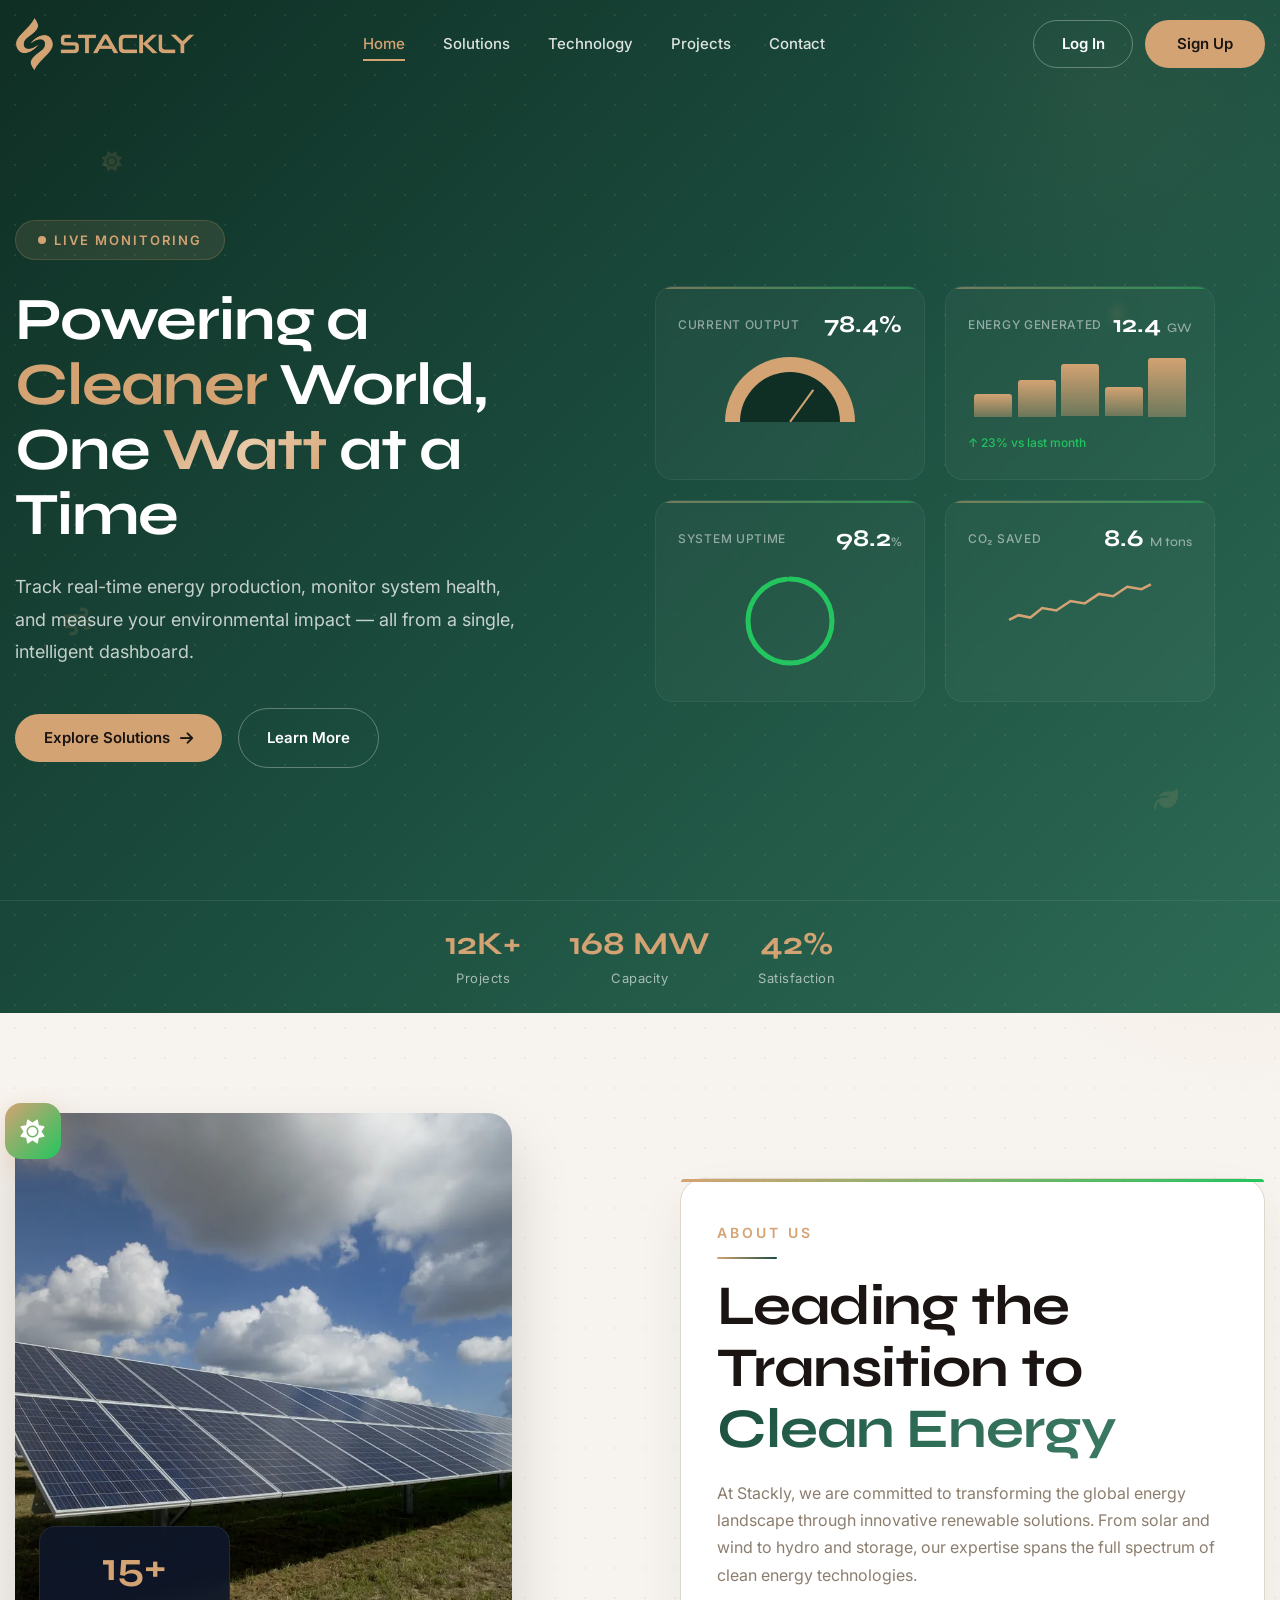
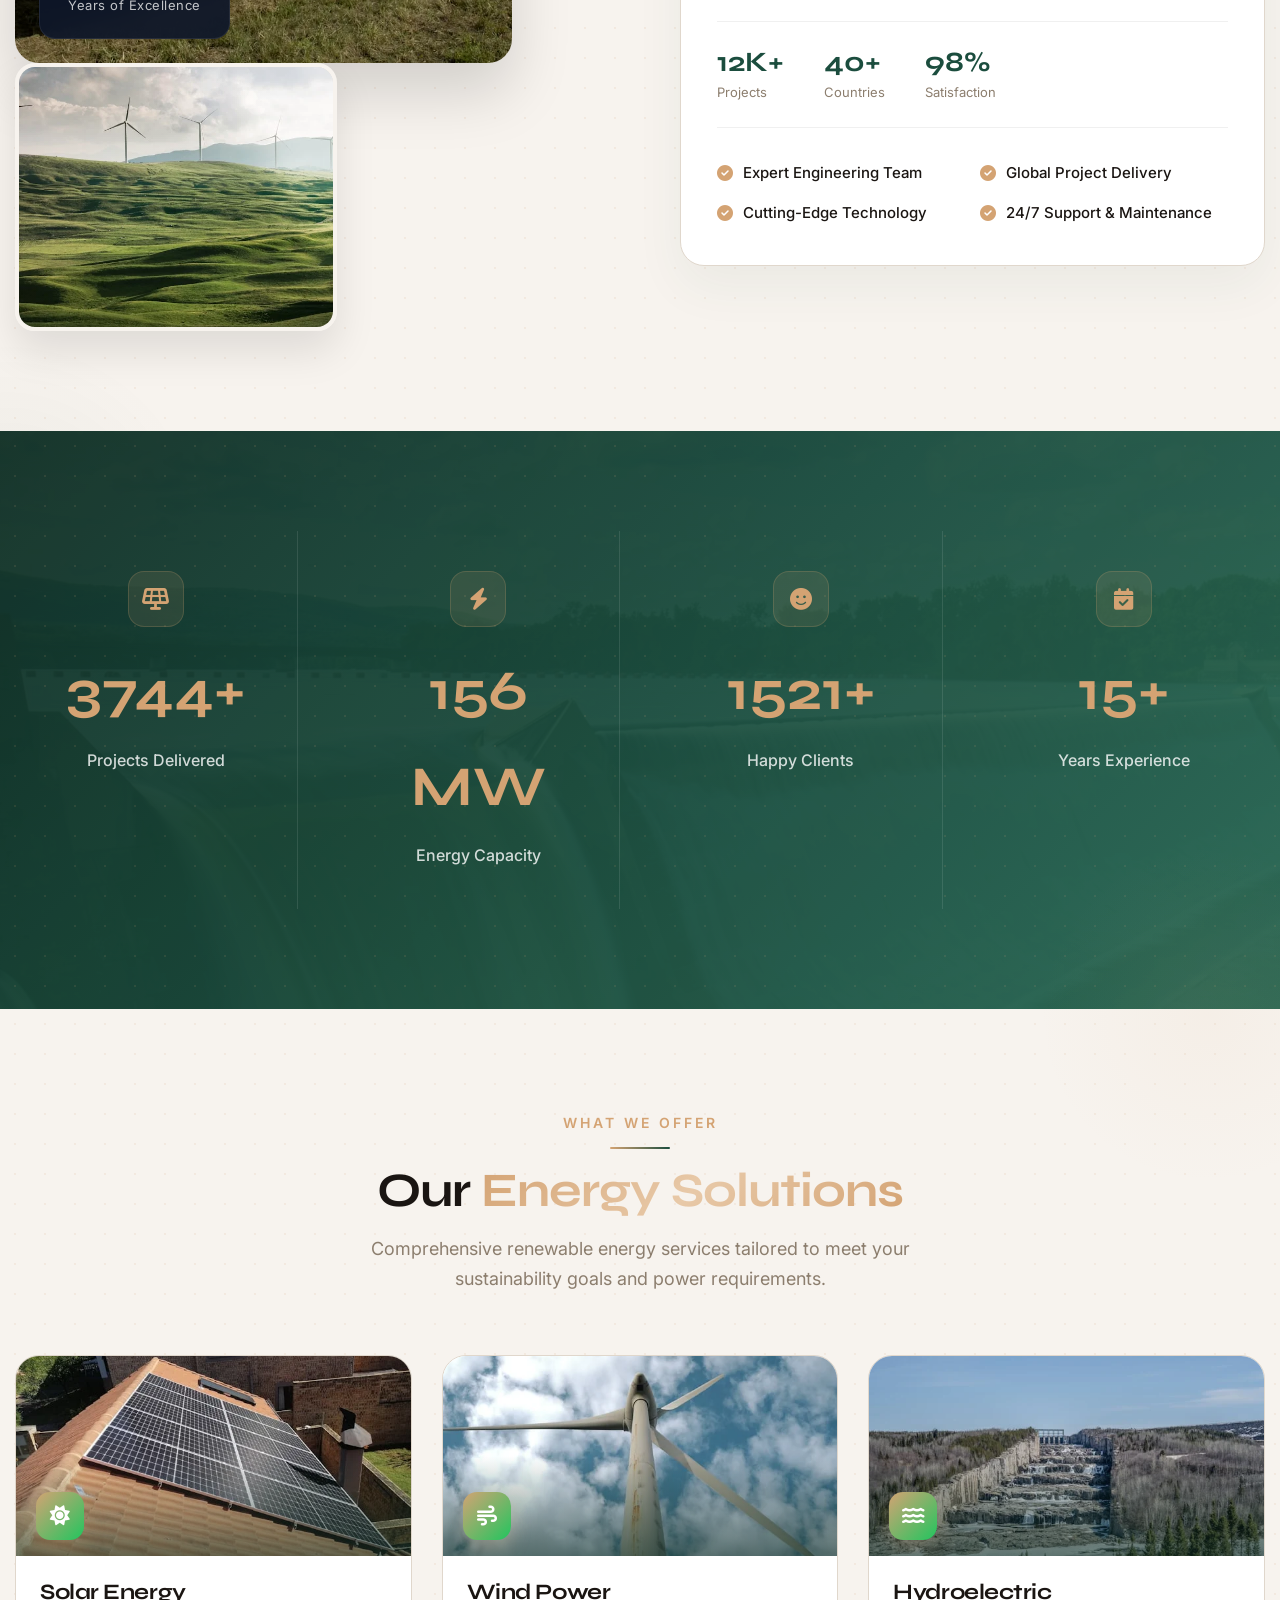
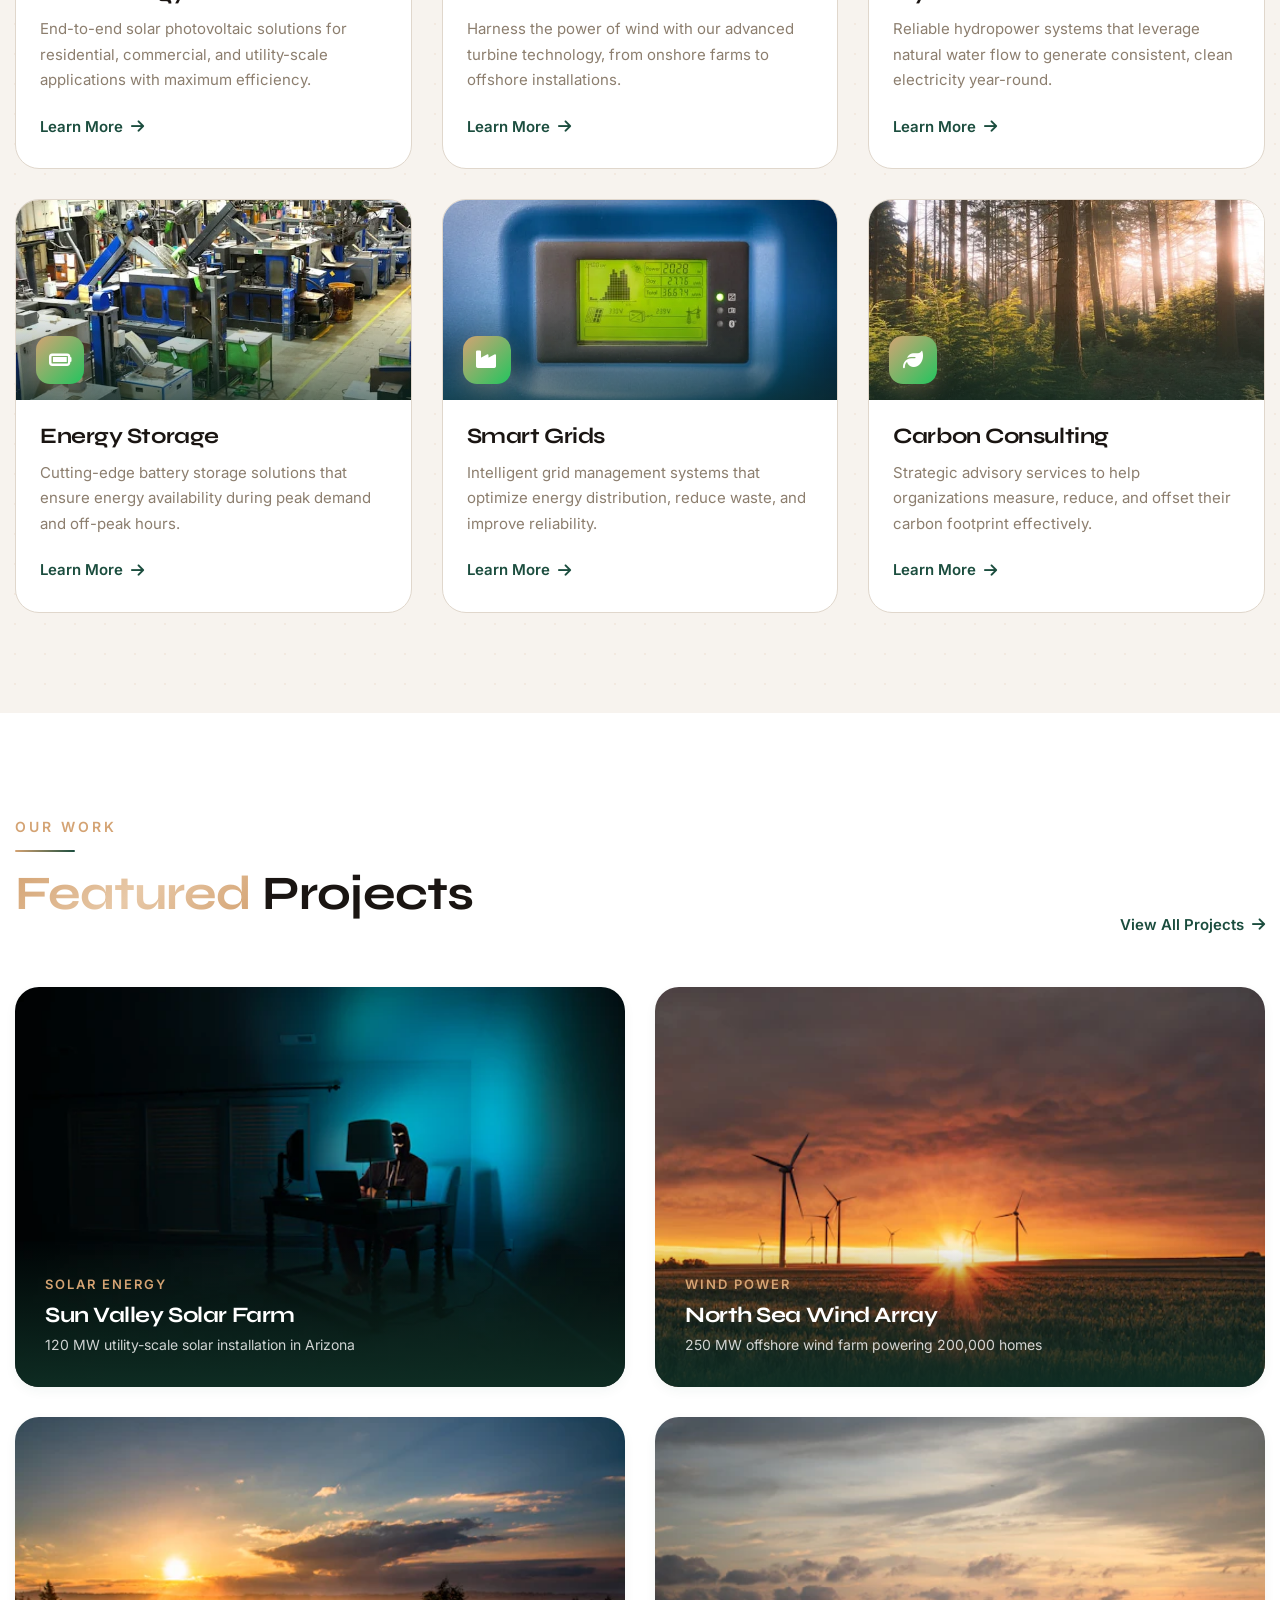
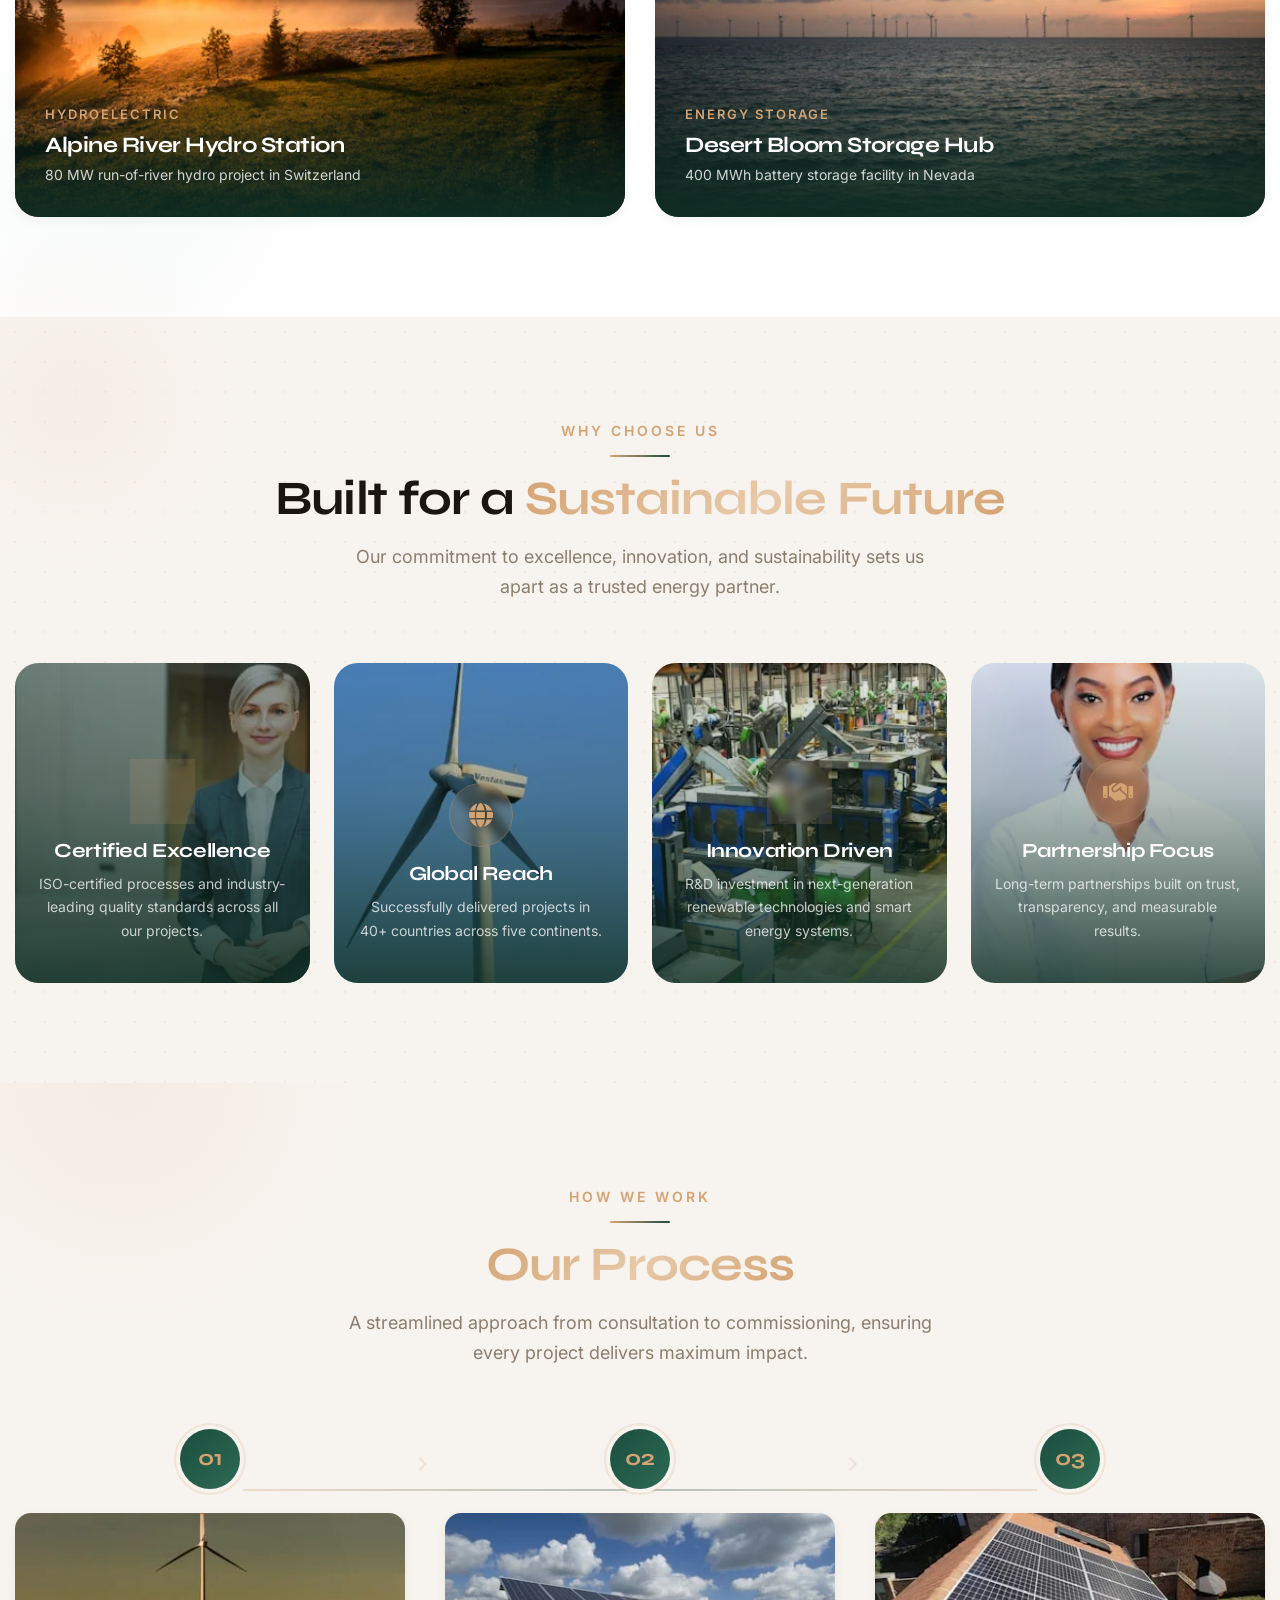
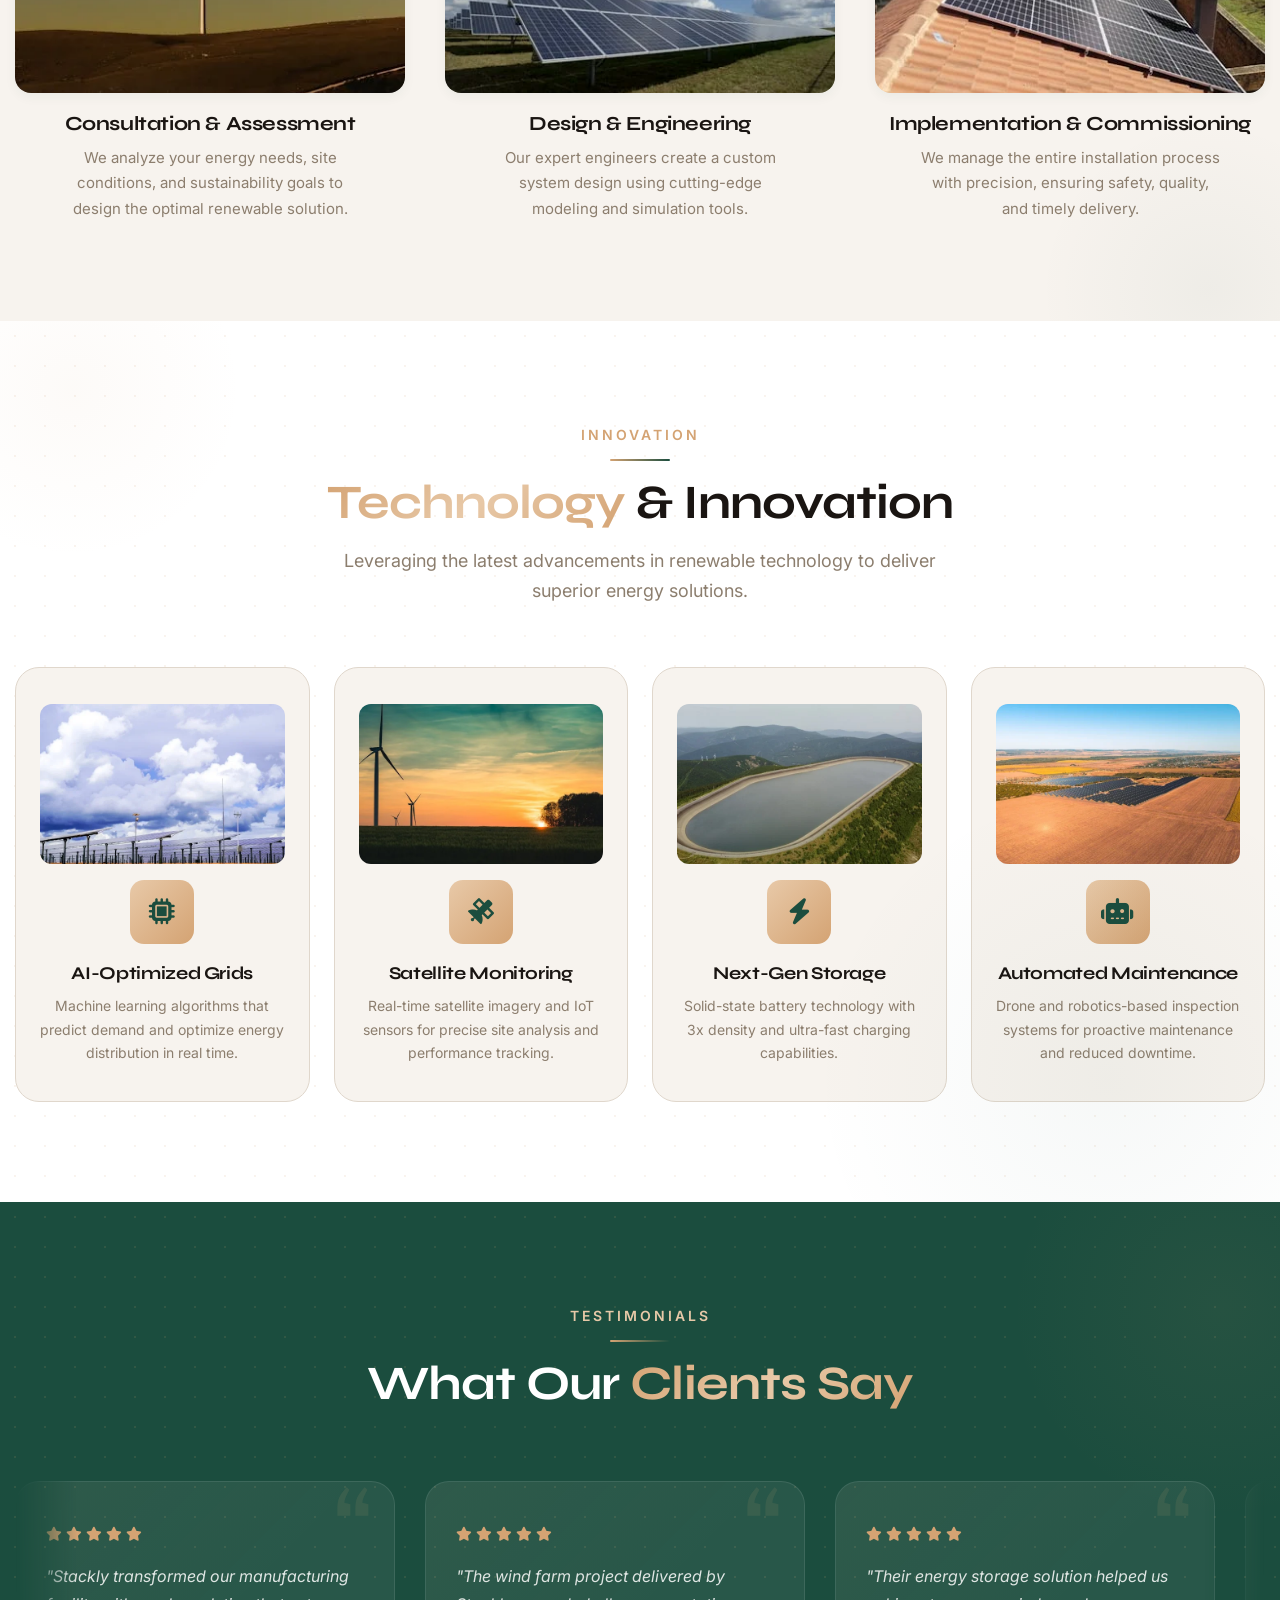
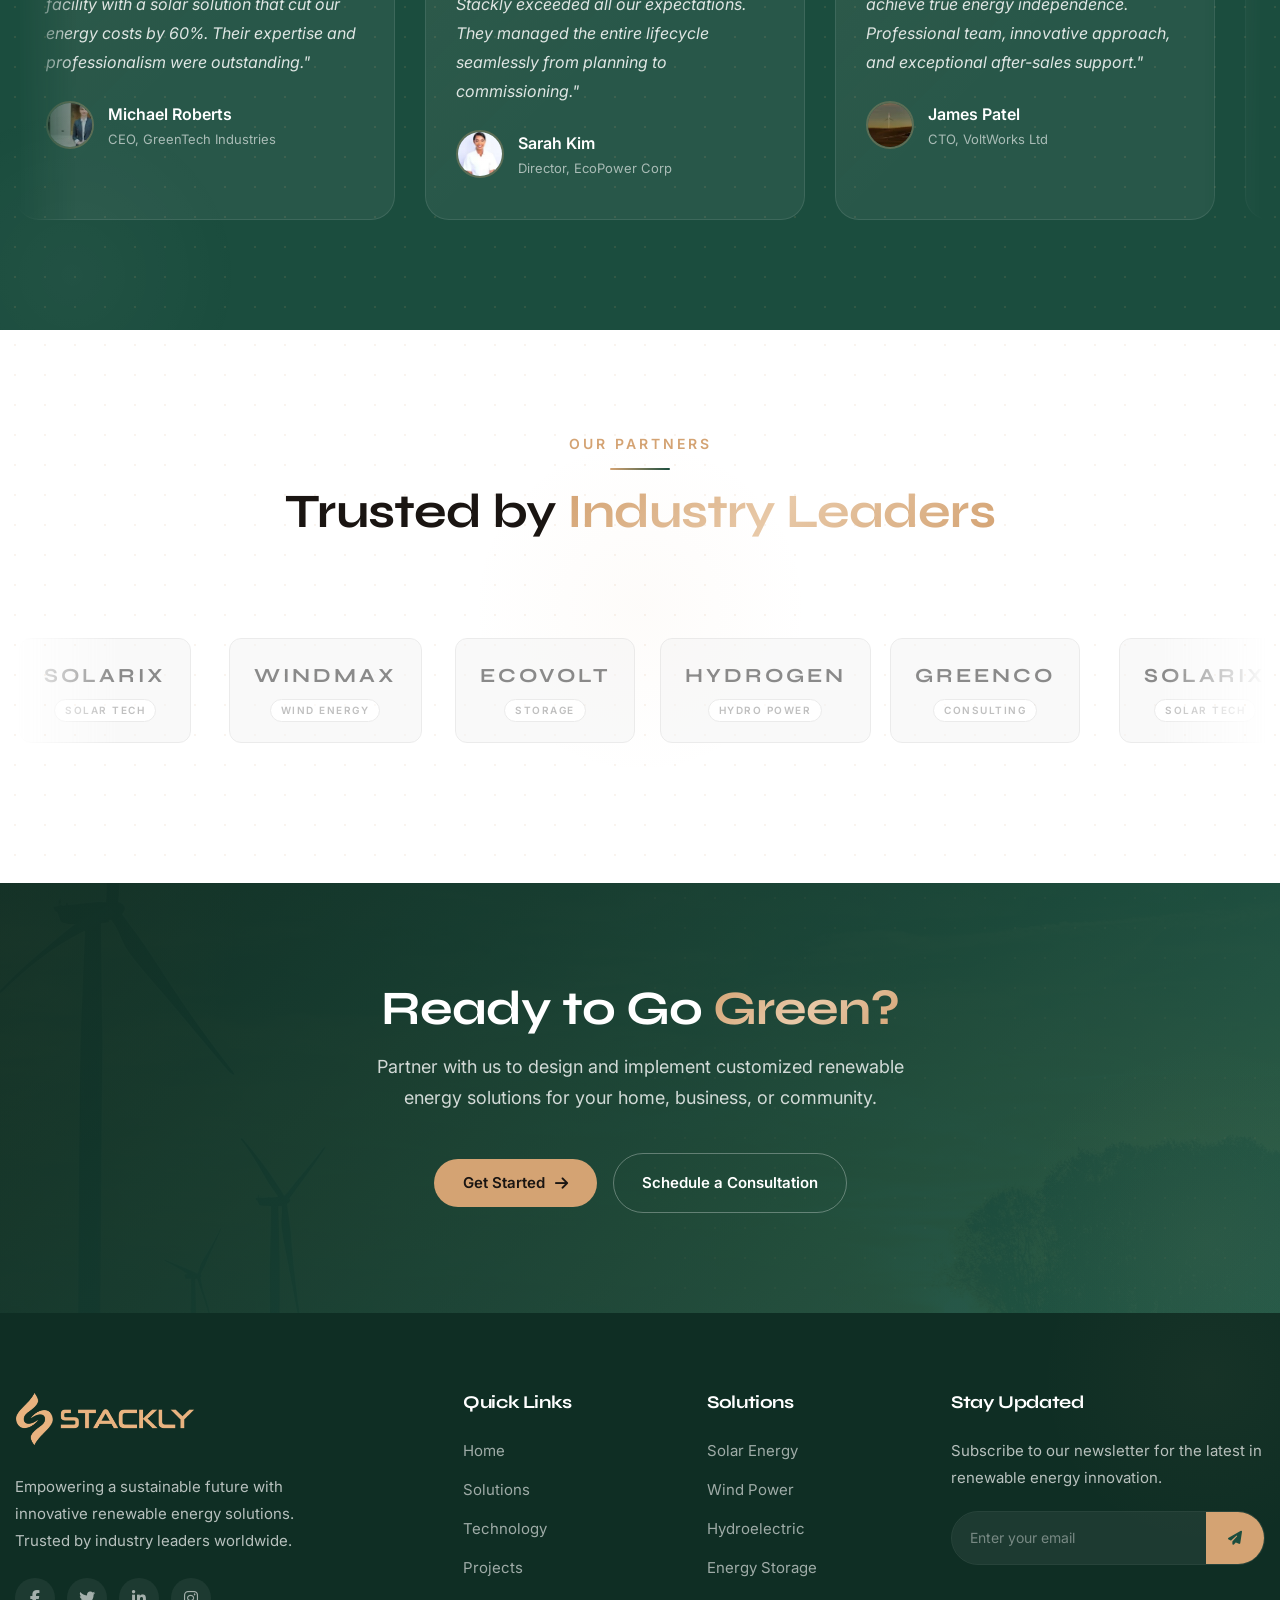
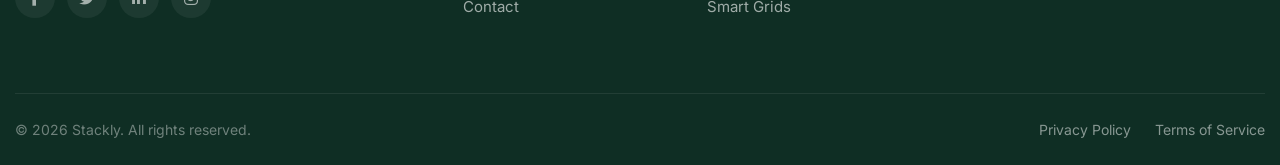
<file: index.html>
<!DOCTYPE html>
<html lang="en">

<head>
    <meta charset="UTF-8">
    <meta name="viewport" content="width=device-width, initial-scale=1.0">
    <title>Stackly — Renewable Energy Solutions</title>
    <meta name="description" content="Stackly — Premium Renewable Energy Solutions HTML Template">
    <link rel="icon" href="assets/images/favicon.png">
    <link rel="preconnect" href="https://fonts.googleapis.com">
    <link rel="preconnect" href="https://fonts.gstatic.com" crossorigin>
    <link href="https://fonts.googleapis.com/css2?family=Syne:wght@400;500;600;700;800&family=Inter:wght@300;400;500;600;700;800&display=swap" rel="stylesheet">
    <link rel="stylesheet" href="https://cdnjs.cloudflare.com/ajax/libs/font-awesome/6.5.0/css/all.min.css">
    <link rel="stylesheet" href="assets/css/style.css">
    <link rel="stylesheet" href="assets/css/header.css">
</head>

<body>

    <div class="page-wrapper">

        <header class="header">
            <div class="container">
                <nav class="nav">
                    <a href="index.html" class="logo">
                        <img src="assets/logo-stackly.webp" alt="Stackly Logo">
                    </a>

                    <div class="nav__menu" id="nav-menu">
                        <div class="nav__header">
                            <a href="index.html" class="logo">
                                <img src="assets/logo-stackly.webp" alt="Stackly Logo">
                            </a>
                            <button type="button" class="nav__close" id="nav-close" aria-label="Close Menu">
                                <i class="fa-solid fa-xmark"></i>
                            </button>
                        </div>

                        <ul class="nav__list">
                            <li class="nav__item">
                                <a href="index.html" class="nav__link active">Home</a>
                            </li>
                            <li class="nav__item">
                                <a href="solutions.html" class="nav__link">Solutions</a>
                            </li>
                            <li class="nav__item">
                                <a href="technology.html" class="nav__link">Technology</a>
                            </li>
                            <li class="nav__item">
                                <a href="projects.html" class="nav__link">Projects</a>
                            </li>
                            <li class="nav__item">
                                <a href="contact.html" class="nav__link">Contact</a>
                            </li>
                        </ul>

                        <div class="mobile__actions">
                            <a href="login.html" class="login__btn">Log In</a>
                            <a href="signup.html" class="primary-btn">Sign Up</a>
                        </div>
                    </div>

                    <div class="desktop__actions">
                        <a href="login.html" class="login__btn">Log In</a>
                        <a href="signup.html" class="primary-btn">Sign Up</a>
                    </div>

                    <button type="button" class="nav__toggle" id="nav-toggle" aria-label="Open Menu" aria-expanded="false">
                        <span></span>
                        <span></span>
                        <span></span>
                    </button>
                </nav>
            </div>
        </header>

        <div class="nav__overlay" id="nav-overlay"></div>

        <main class="main-content">

            <!-- Hero -->
            <section class="hero" id="home">
                <i class="fa-solid fa-sun hero__floating-icon"></i>
                <i class="fa-solid fa-wind hero__floating-icon"></i>
                <i class="fa-solid fa-bolt hero__floating-icon"></i>
                <i class="fa-solid fa-leaf hero__floating-icon"></i>
                <div class="dot-pattern"></div>
                <div class="container">
                    <div class="hero__inner">
                        <div class="hero__content">
                            <div class="hero__badge">Live Monitoring</div>
                            <h1 class="hero__title">Powering a <span class="hero__rotating" data-words='["Greener","Cleaner","Brighter","Greener"]'>Greener</span> World,<br>One <span class="gradient-text">Watt</span> at a Time</h1>
                            <p class="hero__desc">Track real-time energy production, monitor system health, and measure your environmental impact — all from a single, intelligent dashboard.</p>
                            <div class="hero__actions">
                                <a href="404.html" class="primary-btn">Explore Solutions <i class="fa-solid fa-arrow-right"></i></a>
                                <a href="404.html" class="secondary-btn">Learn More</a>
                            </div>
                        </div>
                        <div class="hero__dashboard">
                            <div class="dash-card dash-card--gauge">
                                <div class="dash-card__header">
                                    <span class="dash-card__label">Current Output</span>
                                    <span class="dash-card__value">78.4%</span>
                                </div>
                                <div class="dash-gauge">
                                    <div class="dash-gauge__arc">
                                        <div class="dash-gauge__inner">
                                            <div class="dash-gauge__needle"></div>
                                        </div>
                                    </div>
                                </div>
                            </div>
                            <div class="dash-card dash-card--energy">
                                <div class="dash-card__header">
                                    <span class="dash-card__label">Energy Generated</span>
                                    <span class="dash-card__value">12.4 <small>GW</small></span>
                                </div>
                                <div class="dash-chart">
                                    <span style="height:36%"></span>
                                    <span style="height:58%"></span>
                                    <span style="height:82%"></span>
                                    <span style="height:46%"></span>
                                    <span style="height:92%"></span>
                                </div>
                                <span class="dash-card__trend">&#8593; 23% vs last month</span>
                            </div>
                            <div class="dash-card dash-card--uptime">
                                <div class="dash-card__header">
                                    <span class="dash-card__label">System Uptime</span>
                                    <span class="dash-card__value">98.2<small>%</small></span>
                                </div>
                                <div class="dash-ring">
                                    <svg viewBox="0 0 100 100" class="dash-ring__svg">
                                        <circle cx="50" cy="50" r="42" fill="none" stroke="rgba(255,255,255,0.06)" stroke-width="5"/>
                                        <circle cx="50" cy="50" r="42" fill="none" stroke="#22c55e" stroke-width="5" stroke-dasharray="264" stroke-dashoffset="4.8" stroke-linecap="round" transform="rotate(-90 50 50)"/>
                                    </svg>
                                </div>
                            </div>
                            <div class="dash-card dash-card--co2">
                                <div class="dash-card__header">
                                    <span class="dash-card__label">CO&#8322; Saved</span>
                                    <span class="dash-card__value">8.6 <small>M tons</small></span>
                                </div>
                                <div class="dash-trend">
                                    <svg viewBox="0 0 120 44" class="dash-trend__svg">
                                        <polyline fill="none" stroke="var(--accent)" stroke-width="2.5" vector-effect="non-scaling-stroke"
                                            points="0,38 8,34 18,36 28,28 40,30 52,22 64,24 76,16 88,18 100,10 112,12 120,8"/>
                                    </svg>
                                </div>
                            </div>
                        </div>
                    </div>
                </div>
                <div class="hero__stats container">
                    <div class="hero__stat">
                        <span class="hero__stat-number">12K+</span>
                        <span class="hero__stat-label">Projects</span>
                    </div>
                    <div class="hero__stat">
                        <span class="hero__stat-number">500 MW</span>
                        <span class="hero__stat-label">Capacity</span>
                    </div>
                    <div class="hero__stat">
                        <span class="hero__stat-number">98%</span>
                        <span class="hero__stat-label">Satisfaction</span>
                    </div>
                </div>
            </section>

            <!-- About -->
            <section class="about section-padding reveal" id="about">
                <div class="dot-pattern"></div>
                <div class="container">
                    <div class="about__inner">
                        <div class="about__media reveal reveal-delay-1">
                            <div class="about__image-frame about__image-frame--main">
                                <img src="assets/images/about-main.webp" alt="Solar Farm" loading="lazy" class="about__img">
                                <div class="about__img-glow"></div>
                                <div class="about__badge">
                                    <span class="about__badge-number">15+</span>
                                    <span class="about__badge-label">Years of Excellence</span>
                                </div>
                            </div>
                            <div class="about__image-frame about__image-frame--alt">
                                <img src="assets/images/about-alt.webp" alt="Wind Turbine" loading="lazy" class="about__img about__img--alt">
                            </div>
                            <div class="about__decor-icon"><i class="fa-solid fa-sun"></i></div>
                        </div>
                        <div class="about__content reveal reveal-delay-2">
                            <div class="about__content-card">
                                <span class="section-subtitle">About Us</span>
                                <div class="section-divider-left"></div>
                                <h2>Leading the Transition to <span class="gradient-text-green">Clean Energy</span></h2>
                                <p>At Stackly, we are committed to transforming the global energy landscape through innovative renewable solutions. From solar and wind to hydro and storage, our expertise spans the full spectrum of clean energy technologies.</p>
                                <div class="about__stats">
                                    <div class="about__stat">
                                        <span class="about__stat-value">12K+</span>
                                        <span class="about__stat-label">Projects</span>
                                    </div>
                                    <div class="about__stat">
                                        <span class="about__stat-value">40+</span>
                                        <span class="about__stat-label">Countries</span>
                                    </div>
                                    <div class="about__stat">
                                        <span class="about__stat-value">98%</span>
                                        <span class="about__stat-label">Satisfaction</span>
                                    </div>
                                </div>
                                <div class="about__features">
                                    <div class="about__feature">
                                        <i class="fa-solid fa-circle-check"></i>
                                        Expert Engineering Team
                                    </div>
                                    <div class="about__feature">
                                        <i class="fa-solid fa-circle-check"></i>
                                        Global Project Delivery
                                    </div>
                                    <div class="about__feature">
                                        <i class="fa-solid fa-circle-check"></i>
                                        Cutting-Edge Technology
                                    </div>
                                    <div class="about__feature">
                                        <i class="fa-solid fa-circle-check"></i>
                                        24/7 Support & Maintenance
                                    </div>
                                </div>
                            </div>
                        </div>
                    </div>
                </div>
            </section>

            <!-- Stats -->
            <section class="stats section-padding reveal">
                <div class="dot-pattern"></div>
                <img src="assets/images/stats-bg.webp" alt="" loading="lazy" class="stats__bg">
                <div class="container">
                    <div class="stats__grid">
                        <div class="stats__item reveal reveal-delay-1">
                            <div class="stats__icon"><i class="fa-solid fa-solar-panel"></i></div>
                            <span class="stats__number">12,000+</span>
                            <span class="stats__label">Projects Delivered</span>
                        </div>
                        <div class="stats__item reveal reveal-delay-2">
                            <div class="stats__icon"><i class="fa-solid fa-bolt"></i></div>
                            <span class="stats__number">500 MW</span>
                            <span class="stats__label">Energy Capacity</span>
                        </div>
                        <div class="stats__item reveal reveal-delay-3">
                            <div class="stats__icon"><i class="fa-solid fa-face-smile"></i></div>
                            <span class="stats__number">4,800+</span>
                            <span class="stats__label">Happy Clients</span>
                        </div>
                        <div class="stats__item reveal reveal-delay-4">
                            <div class="stats__icon"><i class="fa-solid fa-calendar-check"></i></div>
                            <span class="stats__number">15+</span>
                            <span class="stats__label">Years Experience</span>
                        </div>
                    </div>
                </div>
            </section>

            <!-- Services -->
            <section class="services section-padding reveal" id="services">
                <div class="dot-pattern"></div>
                <div class="container">
                    <div class="services__header reveal">
                        <span class="section-subtitle">What We Offer</span>
                        <div class="section-divider"></div>
                        <h2 class="section-title">Our <span class="gradient-text">Energy Solutions</span></h2>
                        <p class="section-desc">Comprehensive renewable energy services tailored to meet your sustainability goals and power requirements.</p>
                    </div>
                    <div class="services__grid">
                        <div class="service__card reveal reveal-delay-1">
                            <div class="service__card-img">
                                <img src="assets/images/service-solar.webp" alt="Solar Energy" loading="lazy">
                                <div class="service__icon"><i class="fa-solid fa-sun"></i></div>
                            </div>
                            <div class="service__card-body">
                                <h3>Solar Energy</h3>
                                <p>End-to-end solar photovoltaic solutions for residential, commercial, and utility-scale applications with maximum efficiency.</p>
                                <a href="404.html" class="text-btn">Learn More <i class="fa-solid fa-arrow-right"></i></a>
                            </div>
                        </div>
                        <div class="service__card reveal reveal-delay-2">
                            <div class="service__card-img">
                                <img src="assets/images/service-wind.webp" alt="Wind Power" loading="lazy">
                                <div class="service__icon"><i class="fa-solid fa-wind"></i></div>
                            </div>
                            <div class="service__card-body">
                                <h3>Wind Power</h3>
                                <p>Harness the power of wind with our advanced turbine technology, from onshore farms to offshore installations.</p>
                                <a href="404.html" class="text-btn">Learn More <i class="fa-solid fa-arrow-right"></i></a>
                            </div>
                        </div>
                        <div class="service__card reveal reveal-delay-3">
                            <div class="service__card-img">
                                <img src="assets/images/service-hydro.webp" alt="Hydroelectric" loading="lazy">
                                <div class="service__icon"><i class="fa-solid fa-water"></i></div>
                            </div>
                            <div class="service__card-body">
                                <h3>Hydroelectric</h3>
                                <p>Reliable hydropower systems that leverage natural water flow to generate consistent, clean electricity year-round.</p>
                                <a href="404.html" class="text-btn">Learn More <i class="fa-solid fa-arrow-right"></i></a>
                            </div>
                        </div>
                        <div class="service__card reveal reveal-delay-4">
                            <div class="service__card-img">
                                <img src="assets/images/service-storage.webp" alt="Energy Storage" loading="lazy">
                                <div class="service__icon"><i class="fa-solid fa-battery-full"></i></div>
                            </div>
                            <div class="service__card-body">
                                <h3>Energy Storage</h3>
                                <p>Cutting-edge battery storage solutions that ensure energy availability during peak demand and off-peak hours.</p>
                                <a href="404.html" class="text-btn">Learn More <i class="fa-solid fa-arrow-right"></i></a>
                            </div>
                        </div>
                        <div class="service__card reveal reveal-delay-5">
                            <div class="service__card-img">
                                <img src="assets/images/service-grid.webp" alt="Smart Grids" loading="lazy">
                                <div class="service__icon"><i class="fa-solid fa-industry"></i></div>
                            </div>
                            <div class="service__card-body">
                                <h3>Smart Grids</h3>
                                <p>Intelligent grid management systems that optimize energy distribution, reduce waste, and improve reliability.</p>
                                <a href="404.html" class="text-btn">Learn More <i class="fa-solid fa-arrow-right"></i></a>
                            </div>
                        </div>
                        <div class="service__card reveal reveal-delay-1">
                            <div class="service__card-img">
                                <img src="assets/images/service-carbon.webp" alt="Carbon Consulting" loading="lazy">
                                <div class="service__icon"><i class="fa-solid fa-leaf"></i></div>
                            </div>
                            <div class="service__card-body">
                                <h3>Carbon Consulting</h3>
                                <p>Strategic advisory services to help organizations measure, reduce, and offset their carbon footprint effectively.</p>
                                <a href="404.html" class="text-btn">Learn More <i class="fa-solid fa-arrow-right"></i></a>
                            </div>
                        </div>
                    </div>
                </div>
            </section>

            <!-- Projects -->
            <section class="projects section-padding reveal" id="projects">
                <div class="container">
                    <div class="projects__header reveal">
                        <div>
                            <span class="section-subtitle">Our Work</span>
                            <div class="section-divider-left"></div>
                            <h2 class="section-title"><span class="gradient-text">Featured</span> Projects</h2>
                        </div>
                        <a href="404.html" class="text-btn">View All Projects <i class="fa-solid fa-arrow-right"></i></a>
                    </div>
                    <div class="projects__grid">
                        <div class="project__card reveal reveal-delay-1">
                            <img src="assets/images/project-solar.webp" alt="Solar Farm" class="project__img">
                            <div class="project__info">
                                <span>Solar Energy</span>
                                <h3>Sun Valley Solar Farm</h3>
                                <p>120 MW utility-scale solar installation in Arizona</p>
                            </div>
                        </div>
                        <div class="project__card reveal reveal-delay-2">
                            <img src="assets/images/project-wind.webp" alt="Wind Farm" class="project__img">
                            <div class="project__info">
                                <span>Wind Power</span>
                                <h3>North Sea Wind Array</h3>
                                <p>250 MW offshore wind farm powering 200,000 homes</p>
                            </div>
                        </div>
                        <div class="project__card reveal reveal-delay-3">
                            <img src="assets/images/project-hydro.webp" alt="Hydroelectric Dam" class="project__img">
                            <div class="project__info">
                                <span>Hydroelectric</span>
                                <h3>Alpine River Hydro Station</h3>
                                <p>80 MW run-of-river hydro project in Switzerland</p>
                            </div>
                        </div>
                        <div class="project__card reveal reveal-delay-4">
                            <img src="assets/images/project-storage.webp" alt="Battery Storage" class="project__img">
                            <div class="project__info">
                                <span>Energy Storage</span>
                                <h3>Desert Bloom Storage Hub</h3>
                                <p>400 MWh battery storage facility in Nevada</p>
                            </div>
                        </div>
                    </div>
                </div>
            </section>

            <!-- Features -->
            <section class="features section-padding reveal">
                <div class="dot-pattern"></div>
                <div class="container">
                    <div class="services__header reveal">
                        <span class="section-subtitle">Why Choose Us</span>
                        <div class="section-divider"></div>
                        <h2 class="section-title">Built for a <span class="gradient-text">Sustainable Future</span></h2>
                        <p class="section-desc">Our commitment to excellence, innovation, and sustainability sets us apart as a trusted energy partner.</p>
                    </div>
                    <div class="features__grid">
                        <div class="features__item reveal reveal-delay-1">
                            <div class="features__item-bg">
                                <img src="assets/images/feature-certified.webp" alt="" loading="lazy">
                            </div>
                            <div class="features__item-content">
                                <div class="features__item-icon"><i class="fa-solid fa-certificate"></i></div>
                                <h4>Certified Excellence</h4>
                                <p>ISO-certified processes and industry-leading quality standards across all our projects.</p>
                            </div>
                        </div>
                        <div class="features__item reveal reveal-delay-2">
                            <div class="features__item-bg">
                                <img src="assets/images/feature-global.webp" alt="" loading="lazy">
                            </div>
                            <div class="features__item-content">
                                <div class="features__item-icon"><i class="fa-solid fa-globe"></i></div>
                                <h4>Global Reach</h4>
                                <p>Successfully delivered projects in 40+ countries across five continents.</p>
                            </div>
                        </div>
                        <div class="features__item reveal reveal-delay-3">
                            <div class="features__item-bg">
                                <img src="assets/images/feature-innovation.webp" alt="" loading="lazy">
                            </div>
                            <div class="features__item-content">
                                <div class="features__item-icon"><i class="fa-solid fa-microchip"></i></div>
                                <h4>Innovation Driven</h4>
                                <p>R&D investment in next-generation renewable technologies and smart energy systems.</p>
                            </div>
                        </div>
                        <div class="features__item reveal reveal-delay-4">
                            <div class="features__item-bg">
                                <img src="assets/images/feature-partnership.webp" alt="" loading="lazy">
                            </div>
                            <div class="features__item-content">
                                <div class="features__item-icon"><i class="fa-solid fa-handshake"></i></div>
                                <h4>Partnership Focus</h4>
                                <p>Long-term partnerships built on trust, transparency, and measurable results.</p>
                            </div>
                        </div>
                    </div>
                </div>
            </section>

            <!-- Process -->
            <section class="process section-padding reveal" id="process">
                <div class="container">
                    <div class="process__header reveal">
                        <span class="section-subtitle">How We Work</span>
                        <div class="section-divider"></div>
                        <h2 class="section-title"><span class="gradient-text">Our Process</span></h2>
                        <p class="section-desc">A streamlined approach from consultation to commissioning, ensuring every project delivers maximum impact.</p>
                    </div>
                    <div class="process__grid">
                        <div class="process__item reveal reveal-delay-1">
                            <div class="process__step">01</div>
                            <img src="assets/images/process-consultation.webp" alt="Consultation" loading="lazy" class="process__item-img">
                            <h3>Consultation & Assessment</h3>
                            <p>We analyze your energy needs, site conditions, and sustainability goals to design the optimal renewable solution.</p>
                        </div>
                        <div class="process__item reveal reveal-delay-2">
                            <div class="process__step">02</div>
                            <img src="assets/images/process-design.webp" alt="Design" loading="lazy" class="process__item-img">
                            <h3>Design & Engineering</h3>
                            <p>Our expert engineers create a custom system design using cutting-edge modeling and simulation tools.</p>
                        </div>
                        <div class="process__item reveal reveal-delay-3">
                            <div class="process__step">03</div>
                            <img src="assets/images/process-implementation.webp" alt="Implementation" loading="lazy" class="process__item-img">
                            <h3>Implementation & Commissioning</h3>
                            <p>We manage the entire installation process with precision, ensuring safety, quality, and timely delivery.</p>
                        </div>
                    </div>
                </div>
            </section>

            <!-- Technology -->
            <section class="technology section-padding reveal" id="technology">
                <div class="dot-pattern"></div>
                <div class="container">
                    <div class="technology__header reveal">
                        <span class="section-subtitle">Innovation</span>
                        <div class="section-divider"></div>
                        <h2 class="section-title"><span class="gradient-text">Technology</span> & Innovation</h2>
                        <p class="section-desc">Leveraging the latest advancements in renewable technology to deliver superior energy solutions.</p>
                    </div>
                    <div class="technology__grid">
                        <div class="technology__card reveal reveal-delay-1">
                            <img src="assets/images/tech-grids.webp" alt="AI Grids" loading="lazy" class="technology__card-img">
                            <div class="technology__icon"><i class="fa-solid fa-microchip"></i></div>
                            <h3>AI-Optimized Grids</h3>
                            <p>Machine learning algorithms that predict demand and optimize energy distribution in real time.</p>
                        </div>
                        <div class="technology__card reveal reveal-delay-2">
                            <img src="assets/images/tech-satellite.webp" alt="Satellite" loading="lazy" class="technology__card-img">
                            <div class="technology__icon"><i class="fa-solid fa-satellite"></i></div>
                            <h3>Satellite Monitoring</h3>
                            <p>Real-time satellite imagery and IoT sensors for precise site analysis and performance tracking.</p>
                        </div>
                        <div class="technology__card reveal reveal-delay-3">
                            <img src="assets/images/tech-storage.webp" alt="Storage" loading="lazy" class="technology__card-img">
                            <div class="technology__icon"><i class="fa-solid fa-bolt"></i></div>
                            <h3>Next-Gen Storage</h3>
                            <p>Solid-state battery technology with 3x density and ultra-fast charging capabilities.</p>
                        </div>
                        <div class="technology__card reveal reveal-delay-4">
                            <img src="assets/images/tech-drone.webp" alt="Drone" loading="lazy" class="technology__card-img">
                            <div class="technology__icon"><i class="fa-solid fa-robot"></i></div>
                            <h3>Automated Maintenance</h3>
                            <p>Drone and robotics-based inspection systems for proactive maintenance and reduced downtime.</p>
                        </div>
                    </div>
                </div>
            </section>

            <!-- Testimonials -->
            <section class="testimonials section-padding reveal">
                <div class="dot-pattern"></div>
                <div class="container">
                    <div class="services__header reveal">
                        <span class="section-subtitle">Testimonials</span>
                        <div class="section-divider"></div>
                        <h2 class="section-title">What Our <span class="gradient-text">Clients Say</span></h2>
                    </div>
                    <div class="testimonials__track">
                        <div class="testimonials__grid">
                            <div class="testimonial__card">
                                <div class="testimonial__stars">
                                    <i class="fa-solid fa-star"></i>
                                    <i class="fa-solid fa-star"></i>
                                    <i class="fa-solid fa-star"></i>
                                    <i class="fa-solid fa-star"></i>
                                    <i class="fa-solid fa-star"></i>
                                </div>
                                <p class="testimonial__text">"Stackly transformed our manufacturing facility with a solar solution that cut our energy costs by 60%. Their expertise and professionalism were outstanding."</p>
                                <div class="testimonial__author">
                                    <img src="assets/images/avatar-michael.webp" alt="Michael Roberts" loading="lazy" class="testimonial__avatar">
                                    <div>
                                        <div class="testimonial__name">Michael Roberts</div>
                                        <div class="testimonial__role">CEO, GreenTech Industries</div>
                                    </div>
                                </div>
                            </div>
                            <div class="testimonial__card">
                                <div class="testimonial__stars">
                                    <i class="fa-solid fa-star"></i>
                                    <i class="fa-solid fa-star"></i>
                                    <i class="fa-solid fa-star"></i>
                                    <i class="fa-solid fa-star"></i>
                                    <i class="fa-solid fa-star"></i>
                                </div>
                                <p class="testimonial__text">"The wind farm project delivered by Stackly exceeded all our expectations. They managed the entire lifecycle seamlessly from planning to commissioning."</p>
                                <div class="testimonial__author">
                                    <img src="assets/images/avatar-sarah.webp" alt="Sarah Kim" loading="lazy" class="testimonial__avatar">
                                    <div>
                                        <div class="testimonial__name">Sarah Kim</div>
                                        <div class="testimonial__role">Director, EcoPower Corp</div>
                                    </div>
                                </div>
                            </div>
                            <div class="testimonial__card">
                                <div class="testimonial__stars">
                                    <i class="fa-solid fa-star"></i>
                                    <i class="fa-solid fa-star"></i>
                                    <i class="fa-solid fa-star"></i>
                                    <i class="fa-solid fa-star"></i>
                                    <i class="fa-solid fa-star"></i>
                                </div>
                                <p class="testimonial__text">"Their energy storage solution helped us achieve true energy independence. Professional team, innovative approach, and exceptional after-sales support."</p>
                                <div class="testimonial__author">
                                    <img src="assets/images/avatar-james.webp" alt="James Patel" loading="lazy" class="testimonial__avatar">
                                    <div>
                                        <div class="testimonial__name">James Patel</div>
                                        <div class="testimonial__role">CTO, VoltWorks Ltd</div>
                                    </div>
                                </div>
                            </div>
                            <div class="testimonial__card">
                                <div class="testimonial__stars">
                                    <i class="fa-solid fa-star"></i>
                                    <i class="fa-solid fa-star"></i>
                                    <i class="fa-solid fa-star"></i>
                                    <i class="fa-solid fa-star"></i>
                                    <i class="fa-solid fa-star"></i>
                                </div>
                                <p class="testimonial__text">"Stackly transformed our manufacturing facility with a solar solution that cut our energy costs by 60%. Their expertise and professionalism were outstanding."</p>
                                <div class="testimonial__author">
                                    <img src="assets/images/avatar-michael.webp" alt="Michael Roberts" loading="lazy" class="testimonial__avatar">
                                    <div>
                                        <div class="testimonial__name">Michael Roberts</div>
                                        <div class="testimonial__role">CEO, GreenTech Industries</div>
                                    </div>
                                </div>
                            </div>
                            <div class="testimonial__card">
                                <div class="testimonial__stars">
                                    <i class="fa-solid fa-star"></i>
                                    <i class="fa-solid fa-star"></i>
                                    <i class="fa-solid fa-star"></i>
                                    <i class="fa-solid fa-star"></i>
                                    <i class="fa-solid fa-star"></i>
                                </div>
                                <p class="testimonial__text">"The wind farm project delivered by Stackly exceeded all our expectations. They managed the entire lifecycle seamlessly from planning to commissioning."</p>
                                <div class="testimonial__author">
                                    <img src="assets/images/avatar-sarah.webp" alt="Sarah Kim" loading="lazy" class="testimonial__avatar">
                                    <div>
                                        <div class="testimonial__name">Sarah Kim</div>
                                        <div class="testimonial__role">Director, EcoPower Corp</div>
                                    </div>
                                </div>
                            </div>
                            <div class="testimonial__card">
                                <div class="testimonial__stars">
                                    <i class="fa-solid fa-star"></i>
                                    <i class="fa-solid fa-star"></i>
                                    <i class="fa-solid fa-star"></i>
                                    <i class="fa-solid fa-star"></i>
                                    <i class="fa-solid fa-star"></i>
                                </div>
                                <p class="testimonial__text">"Their energy storage solution helped us achieve true energy independence. Professional team, innovative approach, and exceptional after-sales support."</p>
                                <div class="testimonial__author">
                                    <img src="assets/images/avatar-james.webp" alt="James Patel" loading="lazy" class="testimonial__avatar">
                                    <div>
                                        <div class="testimonial__name">James Patel</div>
                                        <div class="testimonial__role">CTO, VoltWorks Ltd</div>
                                    </div>
                                </div>
                            </div>
                        </div>
                    </div>
                </div>
            </section>

            <!-- Partners -->
            <section class="partners section-padding reveal">
                <div class="dot-pattern"></div>
                <div class="container">
                    <div class="services__header reveal">
                        <span class="section-subtitle">Our Partners</span>
                        <div class="section-divider"></div>
                        <h2 class="section-title">Trusted by <span class="gradient-text">Industry Leaders</span></h2>
                    </div>
                    <div class="partners__track">
                        <div class="partners__grid">
                            <div class="partners__item">
                                <div class="partner__logo">
                                    <span class="partner__placeholder">SOLARIX</span>
                                    <span class="partner__tag">Solar Tech</span>
                                </div>
                            </div>
                            <div class="partners__item">
                                <div class="partner__logo">
                                    <span class="partner__placeholder">WINDMAX</span>
                                    <span class="partner__tag">Wind Energy</span>
                                </div>
                            </div>
                            <div class="partners__item">
                                <div class="partner__logo">
                                    <span class="partner__placeholder">ECOVOLT</span>
                                    <span class="partner__tag">Storage</span>
                                </div>
                            </div>
                            <div class="partners__item">
                                <div class="partner__logo">
                                    <span class="partner__placeholder">HYDROGEN</span>
                                    <span class="partner__tag">Hydro Power</span>
                                </div>
                            </div>
                            <div class="partners__item">
                                <div class="partner__logo">
                                    <span class="partner__placeholder">GREENCO</span>
                                    <span class="partner__tag">Consulting</span>
                                </div>
                            </div>
                            <div class="partners__item">
                                <div class="partner__logo">
                                    <span class="partner__placeholder">SOLARIX</span>
                                    <span class="partner__tag">Solar Tech</span>
                                </div>
                            </div>
                            <div class="partners__item">
                                <div class="partner__logo">
                                    <span class="partner__placeholder">WINDMAX</span>
                                    <span class="partner__tag">Wind Energy</span>
                                </div>
                            </div>
                            <div class="partners__item">
                                <div class="partner__logo">
                                    <span class="partner__placeholder">ECOVOLT</span>
                                    <span class="partner__tag">Storage</span>
                                </div>
                            </div>
                            <div class="partners__item">
                                <div class="partner__logo">
                                    <span class="partner__placeholder">HYDROGEN</span>
                                    <span class="partner__tag">Hydro Power</span>
                                </div>
                            </div>
                            <div class="partners__item">
                                <div class="partner__logo">
                                    <span class="partner__placeholder">GREENCO</span>
                                    <span class="partner__tag">Consulting</span>
                                </div>
                            </div>
                        </div>
                    </div>
                </div>
            </section>

            <!-- CTA -->
            <section class="cta reveal" id="contact">
                <div class="dot-pattern"></div>
                <img src="assets/images/cta-bg.webp" alt="" loading="lazy" class="cta__bg">
                <div class="cta__overlay"></div>
                <div class="container">
                    <h2 class="cta__title reveal">Ready to Go <span class="gradient-text">Green?</span></h2>
                    <p class="cta__desc reveal reveal-delay-1">Partner with us to design and implement customized renewable energy solutions for your home, business, or community.</p>
                    <div class="cta__actions reveal reveal-delay-2">
                        <a href="404.html" class="primary-btn">Get Started <i class="fa-solid fa-arrow-right"></i></a>
                        <a href="404.html" class="secondary-btn">Schedule a Consultation</a>
                    </div>
                </div>
            </section>

        </main>

        <footer class="site-footer">
            <div class="container">
                <div class="footer__grid">
                    <div class="footer__brand">
                        <a href="index.html" class="logo">
                            <img src="assets/logo-stackly.webp" alt="Stackly Logo">
                        </a>
                        <p>Empowering a sustainable future with innovative renewable energy solutions. Trusted by industry leaders worldwide.</p>
                        <div class="footer__social">
                            <a href="404.html" aria-label="Facebook"><i class="fa-brands fa-facebook-f"></i></a>
                            <a href="404.html" aria-label="Twitter"><i class="fa-brands fa-twitter"></i></a>
                            <a href="404.html" aria-label="LinkedIn"><i class="fa-brands fa-linkedin-in"></i></a>
                            <a href="404.html" aria-label="Instagram"><i class="fa-brands fa-instagram"></i></a>
                        </div>
                    </div>
                    <div>
                        <h4 class="footer__heading">Quick Links</h4>
                        <ul class="footer__links">
                            <li><a href="index.html">Home</a></li>
                            <li><a href="solutions.html">Solutions</a></li>
                            <li><a href="technology.html">Technology</a></li>
                            <li><a href="projects.html">Projects</a></li>
                            <li><a href="contact.html">Contact</a></li>
                        </ul>
                    </div>
                    <div>
                        <h4 class="footer__heading">Solutions</h4>
                        <ul class="footer__links">
                            <li><a href="404.html">Solar Energy</a></li>
                            <li><a href="404.html">Wind Power</a></li>
                            <li><a href="404.html">Hydroelectric</a></li>
                            <li><a href="404.html">Energy Storage</a></li>
                            <li><a href="404.html">Smart Grids</a></li>
                        </ul>
                    </div>
                    <div class="footer__newsletter">
                        <h4 class="footer__heading">Stay Updated</h4>
                        <p>Subscribe to our newsletter for the latest in renewable energy innovation.</p>
                        <form class="footer__form" onsubmit="return handleNewsletter(this)">
                            <input type="email" placeholder="Enter your email" required>
                            <button type="submit"><i class="fa-solid fa-paper-plane"></i></button>
                        </form>
                        <div class="footer__success" id="footerSuccess"></div>
                    </div>
                </div>
                <div class="footer__bottom">
                    <span>&copy; 2026 Stackly. All rights reserved.</span>
                    <div>
                        <a href="404.html">Privacy Policy</a>
                        <a href="404.html">Terms of Service</a>
                    </div>
                </div>
            </div>
        </footer>

    </div>

    <script src="assets/js/header.js"></script>
    <script src="assets/js/counter.js"></script>
    <script>
        function handleNewsletter(form) {
            const input = form.querySelector('input[type="email"]');
            const msg = document.getElementById('footerSuccess');
            const email = input.value.trim();
            const re = /^[^\s@]+@[^\s@]+\.[^\s@]+$/;
            if (!email || !re.test(email)) {
                input.focus();
                msg.textContent = 'Please enter a valid email address.';
                msg.className = 'footer__success footer__success--error';
                msg.style.display = 'flex';
                setTimeout(() => { msg.style.display = 'none'; }, 3000);
                return false;
            }
            msg.textContent = 'Thank you! You\'ve been subscribed.';
            msg.className = 'footer__success';
            msg.style.display = 'flex';
            setTimeout(() => { msg.style.display = 'none'; }, 3000);
            form.reset();
            return false;
        }
    </script>

</body>

</html>
</file>
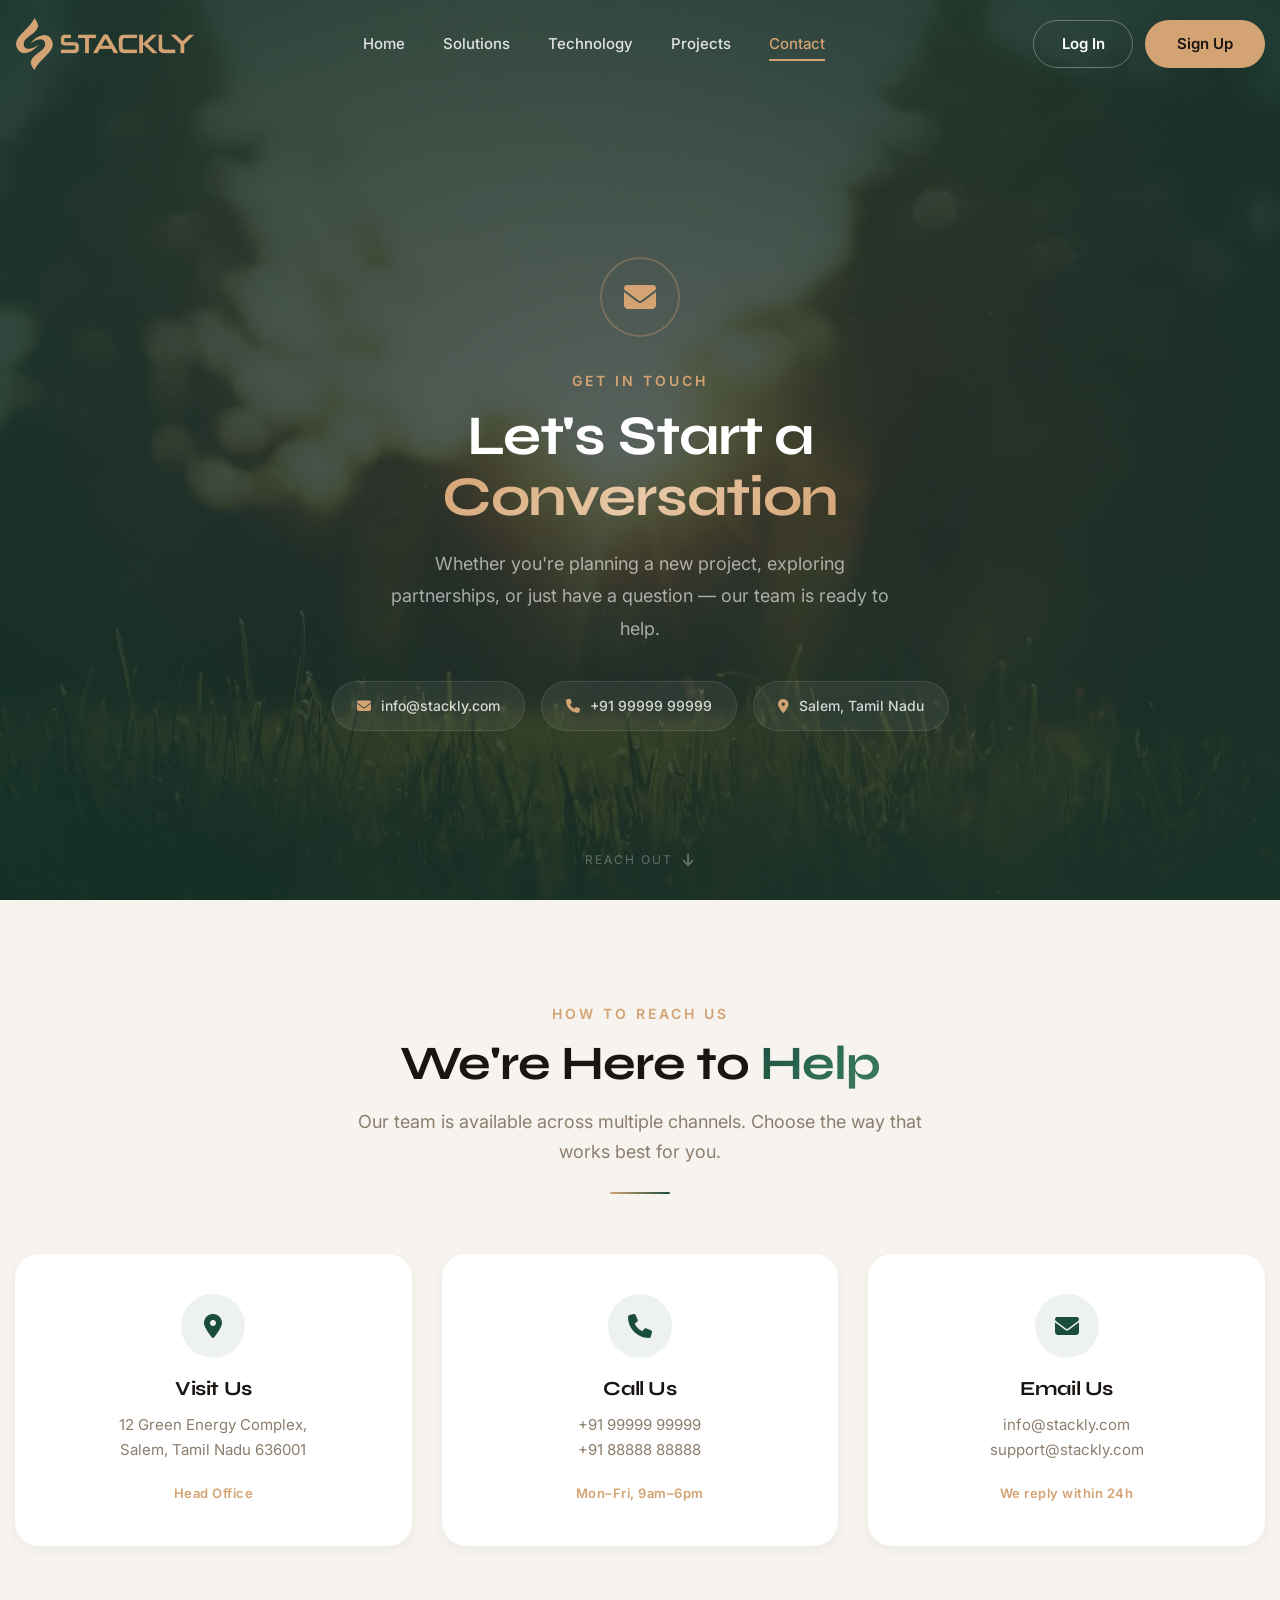
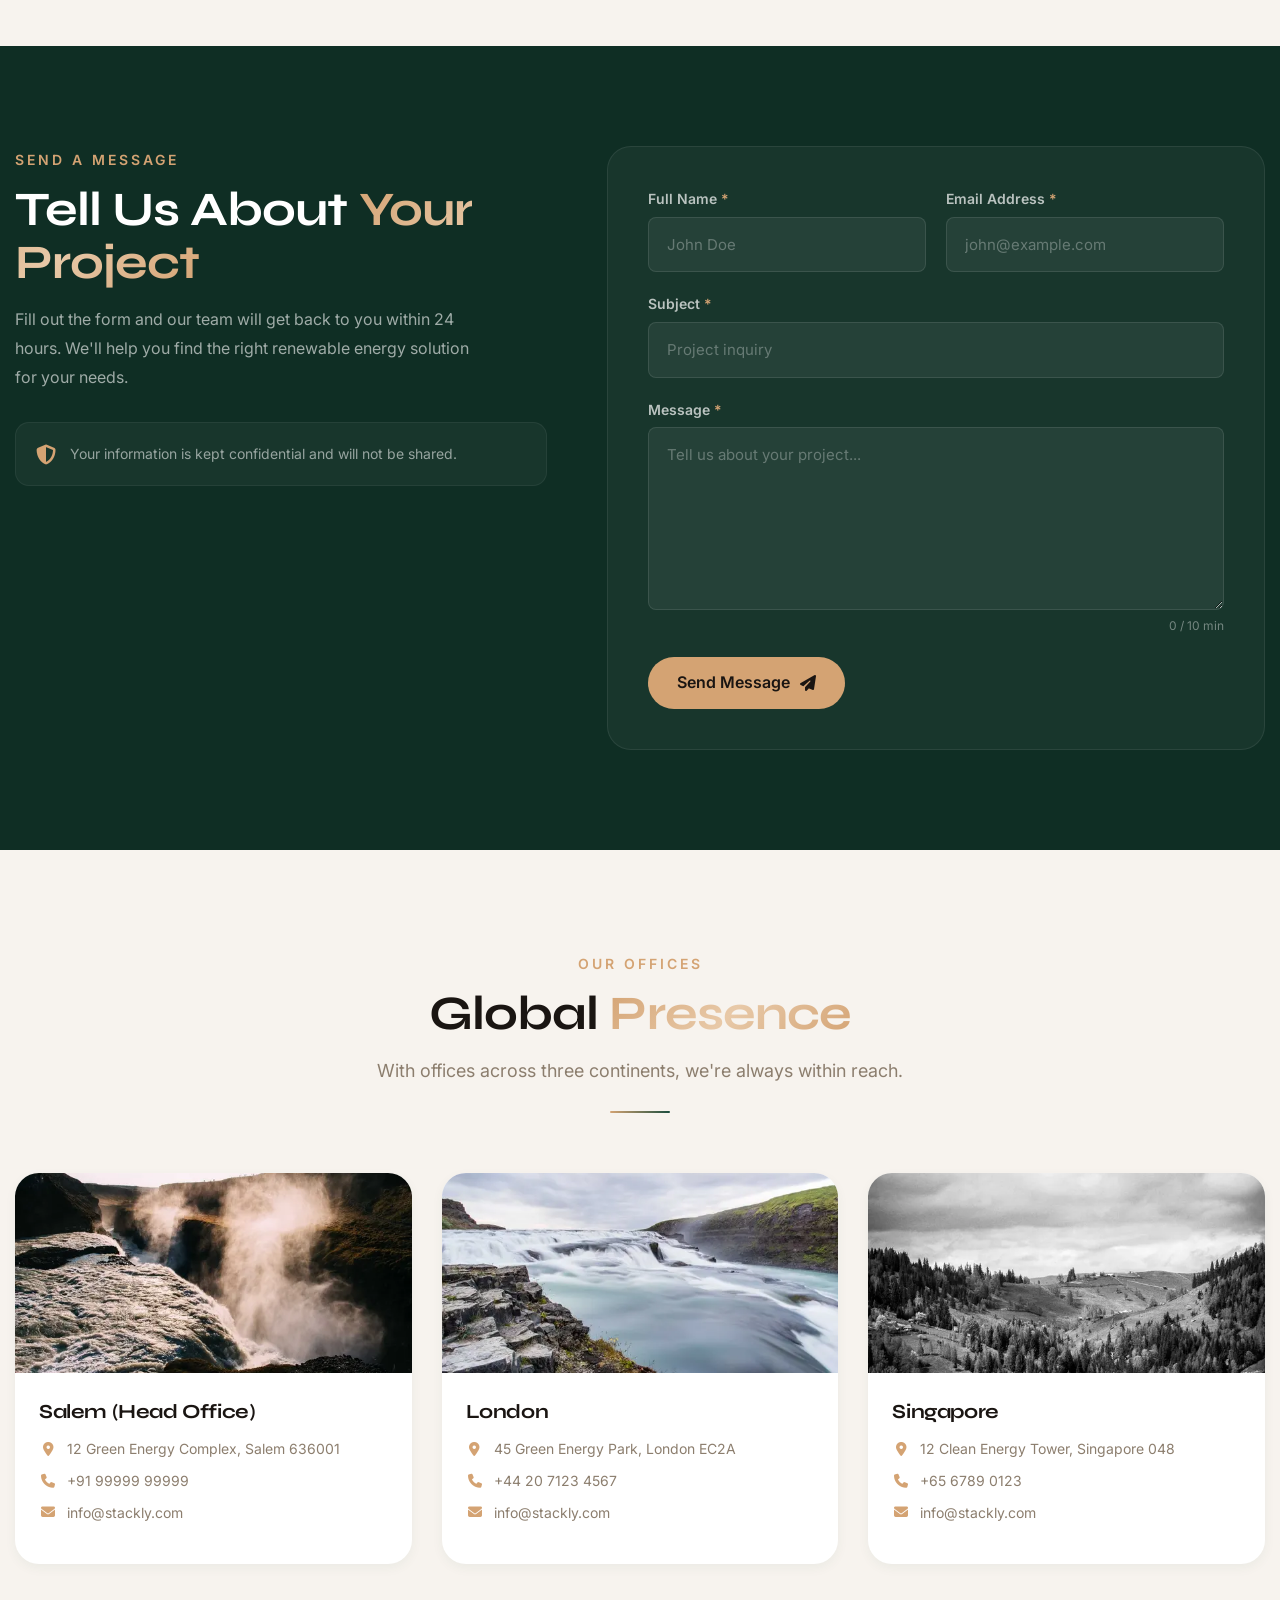
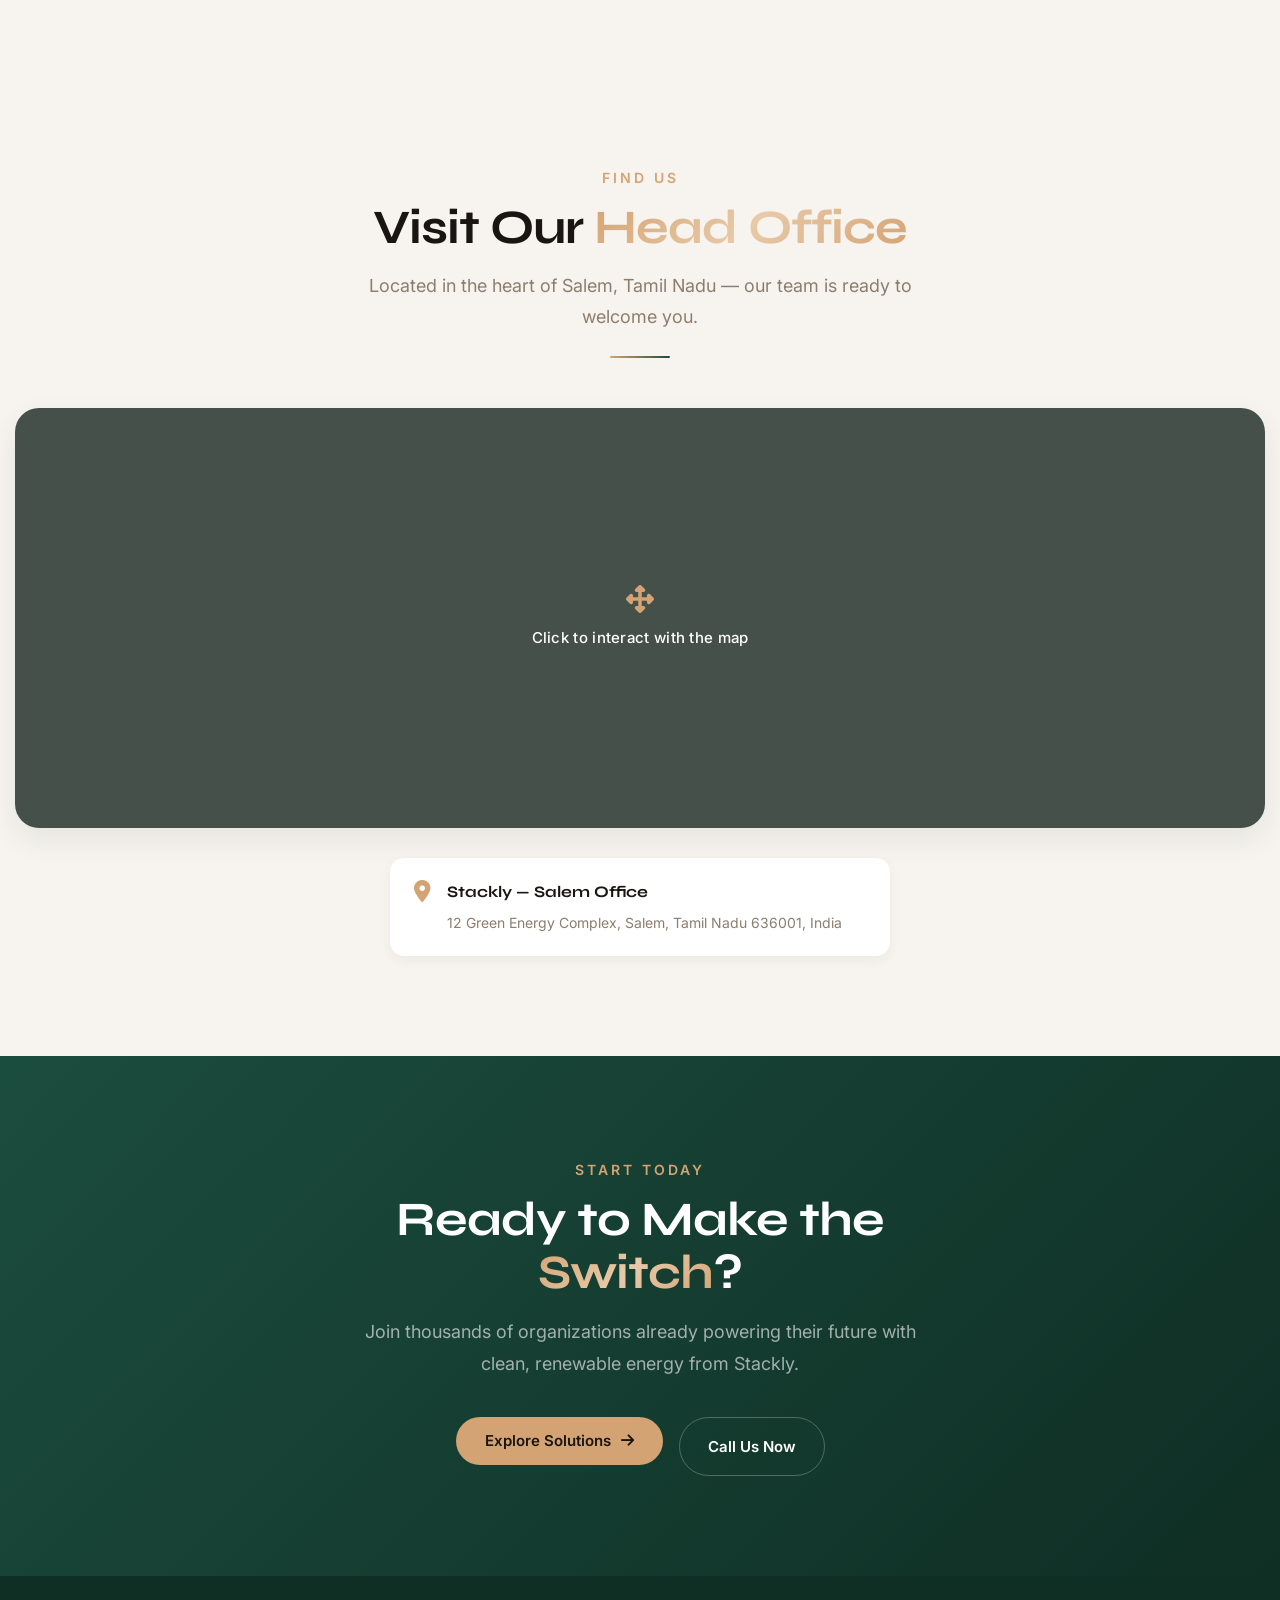
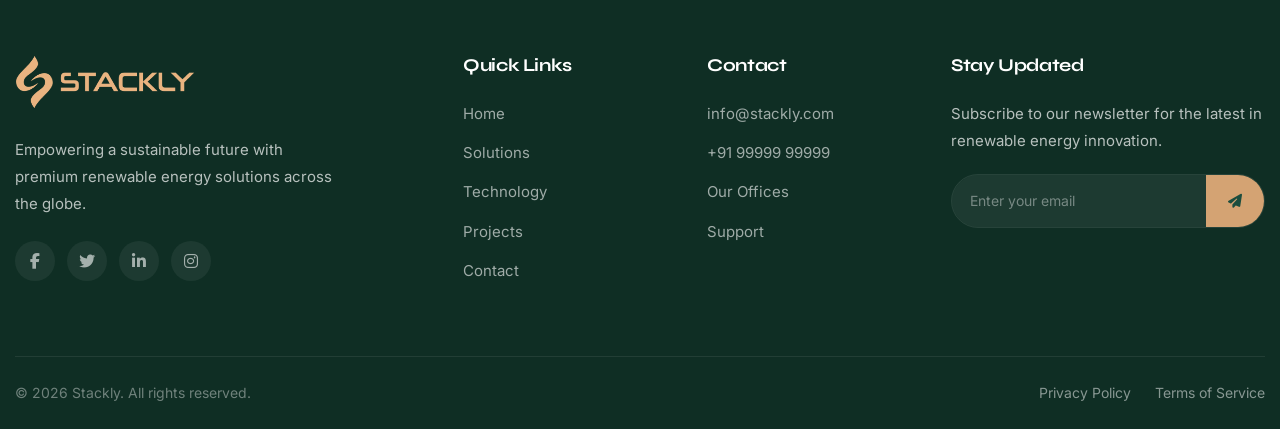
<file: contact.html>
<!DOCTYPE html>
<html lang="en">

<head>
    <meta charset="UTF-8">
    <meta name="viewport" content="width=device-width, initial-scale=1.0">
    <title>Contact — Stackly Renewable Energy</title>
    <meta name="description" content="Get in touch with Stackly. Contact our team for renewable energy solutions, solar installations, wind projects, and clean energy consulting.">
    <link rel="icon" href="assets/images/favicon.png">
    <link rel="preconnect" href="https://fonts.googleapis.com">
    <link rel="preconnect" href="https://fonts.gstatic.com" crossorigin>
    <link href="https://fonts.googleapis.com/css2?family=Syne:wght@400;500;600;700;800&family=Inter:wght@300;400;500;600;700;800&display=swap" rel="stylesheet">
    <link rel="stylesheet" href="https://cdnjs.cloudflare.com/ajax/libs/font-awesome/6.5.0/css/all.min.css">
    <link rel="stylesheet" href="assets/css/style.css">
    <link rel="stylesheet" href="assets/css/header.css">
    <link rel="stylesheet" href="assets/css/contact.css">
</head>

<body>

    <div class="page-wrapper">

        <header class="header">
            <div class="container">
                <nav class="nav">
                    <a href="index.html" class="logo">
                        <img src="assets/logo-stackly.webp" alt="Stackly Logo">
                    </a>

                    <div class="nav__menu" id="nav-menu">
                        <div class="nav__header">
                            <a href="index.html" class="logo">
                                <img src="assets/logo-stackly.webp" alt="Stackly Logo">
                            </a>
                            <button type="button" class="nav__close" id="nav-close" aria-label="Close Menu">
                                <i class="fa-solid fa-xmark"></i>
                            </button>
                        </div>

                        <ul class="nav__list">
                            <li class="nav__item">
                                <a href="index.html" class="nav__link">Home</a>
                            </li>
                            <li class="nav__item">
                                <a href="solutions.html" class="nav__link">Solutions</a>
                            </li>
                            <li class="nav__item">
                                <a href="technology.html" class="nav__link">Technology</a>
                            </li>
                            <li class="nav__item">
                                <a href="projects.html" class="nav__link">Projects</a>
                            </li>
                            <li class="nav__item">
                                <a href="contact.html" class="nav__link active">Contact</a>
                            </li>
                        </ul>

                        <div class="mobile__actions">
                            <a href="login.html" class="login__btn">Log In</a>
                            <a href="signup.html" class="primary-btn">Sign Up</a>
                        </div>
                    </div>

                    <div class="desktop__actions">
                        <a href="login.html" class="login__btn">Log In</a>
                        <a href="signup.html" class="primary-btn">Sign Up</a>
                    </div>

                    <button type="button" class="nav__toggle" id="nav-toggle" aria-label="Open Menu" aria-expanded="false">
                        <span></span>
                        <span></span>
                        <span></span>
                    </button>
                </nav>
            </div>
        </header>

        <div class="nav__overlay" id="nav-overlay"></div>

        <main class="main-content">

            <!-- Section 1: Contact Hero — Reach Out -->
            <section class="contact-hero" id="contact-hero">
                <div class="contact-hero__bg">
                    <img src="assets/images/picsum/contact-1920x1080.webp" alt="Contact Us">
                </div>
                <div class="contact-hero__overlay"></div>
                <div class="contact-hero__pattern"></div>
                <div class="container">
                    <div class="contact-hero__inner">
                        <div class="contact-hero__icon">
                            <i class="fa-solid fa-envelope"></i>
                        </div>
                        <span class="section-subtitle">Get in Touch</span>
                        <h1 class="contact-hero__title">Let's Start a <span class="gradient-text">Conversation</span></h1>
                        <p class="contact-hero__desc">Whether you're planning a new project, exploring partnerships, or just have a question — our team is ready to help.</p>
                        <div class="contact-hero__pills">
                            <a href="404.html" class="contact-hero__pill">
                                <i class="fa-solid fa-envelope"></i>
                                info@stackly.com
                            </a>
                            <a href="404.html" class="contact-hero__pill">
                                <i class="fa-solid fa-phone"></i>
                                +91 99999 99999
                            </a>
                            <span class="contact-hero__pill">
                                <i class="fa-solid fa-location-dot"></i>
                                Salem, Tamil Nadu
                            </span>
                        </div>
                    </div>
                </div>
                <div class="contact-hero__scroll">
                    <span>Reach out</span>
                    <i class="fa-solid fa-arrow-down"></i>
                </div>
            </section>

            <!-- Section 2: Contact Info — 3 Cards -->
            <section class="contact-info section-padding" id="contact-info">
                <div class="container">
                    <div class="contact-info__header reveal">
                        <span class="section-subtitle">How to Reach Us</span>
                        <h2 class="section-title">We're Here to <span class="gradient-text-green">Help</span></h2>
                        <p class="section-desc">Our team is available across multiple channels. Choose the way that works best for you.</p>
                        <div class="section-divider"></div>
                    </div>
                    <div class="contact-info__grid">
                        <div class="contact-info__card reveal reveal-delay-1">
                            <div class="contact-info__card-icon">
                                <i class="fa-solid fa-location-dot"></i>
                            </div>
                            <h3>Visit Us</h3>
                            <p>12 Green Energy Complex,<br>Salem, Tamil Nadu 636001</p>
                            <span class="contact-info__card-label">Head Office</span>
                        </div>
                        <div class="contact-info__card reveal reveal-delay-2">
                            <div class="contact-info__card-icon">
                                <i class="fa-solid fa-phone"></i>
                            </div>
                            <h3>Call Us</h3>
                            <p>+91 99999 99999<br>+91 88888 88888</p>
                            <span class="contact-info__card-label">Mon–Fri, 9am–6pm</span>
                        </div>
                        <div class="contact-info__card reveal reveal-delay-3">
                            <div class="contact-info__card-icon">
                                <i class="fa-solid fa-envelope"></i>
                            </div>
                            <h3>Email Us</h3>
                            <p>info@stackly.com<br>support@stackly.com</p>
                            <span class="contact-info__card-label">We reply within 24h</span>
                        </div>
                    </div>
                </div>
            </section>

            <!-- Section 3: Contact Form — Split Layout -->
            <section class="contact-form-section section-padding" id="contact-form-section">
                <div class="container">
                    <div class="contact-form-section__inner">
                        <div class="contact-form-section__text reveal">
                            <span class="section-subtitle">Send a Message</span>
                            <h2 class="section-title">Tell Us About <span class="gradient-text">Your Project</span></h2>
                            <p>Fill out the form and our team will get back to you within 24 hours. We'll help you find the right renewable energy solution for your needs.</p>
                            <div class="contact-form-section__guarantee">
                                <i class="fa-solid fa-shield-halved"></i>
                                <span>Your information is kept confidential and will not be shared.</span>
                            </div>
                        </div>
                        <div class="contact-form-section__form-wrap reveal reveal-delay-2">
                            <form class="contact-form" id="contact-form" novalidate>
                                <div class="contact-form__row">
                                    <div class="contact-form__group">
                                        <label for="form-name">Full Name <span>*</span></label>
                                        <input type="text" id="form-name" name="name" placeholder="John Doe" required pattern="[A-Za-z\s]+" title="Only alphabets allowed">
                                        <span class="contact-form__error" id="name-error">Only alphabets allowed (no numbers or special characters).</span>
                                    </div>
                                    <div class="contact-form__group">
                                        <label for="form-email">Email Address <span>*</span></label>
                                        <input type="email" id="form-email" name="email" placeholder="john@example.com" required>
                                        <span class="contact-form__error" id="email-error">Please enter a valid email.</span>
                                    </div>
                                </div>
                                <div class="contact-form__group">
                                    <label for="form-subject">Subject <span>*</span></label>
                                    <input type="text" id="form-subject" name="subject" placeholder="Project inquiry" required>
                                    <span class="contact-form__error" id="subject-error">Please enter a subject.</span>
                                </div>
                                <div class="contact-form__group">
                                    <label for="form-message">Message <span>*</span></label>
                                    <textarea id="form-message" name="message" rows="6" placeholder="Tell us about your project..." required></textarea>
                                    <span class="contact-form__error" id="message-error">Message must be at least 10 characters.</span>
                                    <span class="contact-form__char-count" id="char-count">0 / 10 min</span>
                                </div>
                                <button type="submit" class="primary-btn contact-form__submit">
                                    <span>Send Message</span>
                                    <i class="fa-solid fa-paper-plane"></i>
                                </button>
                                <div class="contact-form__success" id="form-success">
                                    <i class="fa-solid fa-circle-check"></i>
                                    <div>
                                        <strong>Message Sent!</strong>
                                        <span>Thank you for reaching out. We'll get back to you within 24 hours.</span>
                                    </div>
                                </div>
                            </form>
                        </div>
                    </div>
                </div>
            </section>

            <!-- Section 4: Office Locations -->
            <section class="contact-locations section-padding" id="contact-locations">
                <div class="container">
                    <div class="contact-locations__header reveal">
                        <span class="section-subtitle">Our Offices</span>
                        <h2 class="section-title">Global <span class="gradient-text">Presence</span></h2>
                        <p class="section-desc">With offices across three continents, we're always within reach.</p>
                        <div class="section-divider"></div>
                    </div>
                    <div class="contact-locations__grid">
                        <div class="contact-locations__card reveal reveal-delay-1">
                            <div class="contact-locations__card-image">
                                <img src="assets/images/picsum/salem-600x400.webp" alt="Salem">
                            </div>
                            <div class="contact-locations__card-body">
                                <h3>Salem (Head Office)</h3>
                                <p><i class="fa-solid fa-location-dot"></i> 12 Green Energy Complex, Salem 636001</p>
                                <p><i class="fa-solid fa-phone"></i> +91 99999 99999</p>
                                <p><i class="fa-solid fa-envelope"></i> info@stackly.com</p>
                            </div>
                        </div>
                        <div class="contact-locations__card reveal reveal-delay-2">
                            <div class="contact-locations__card-image">
                                <img src="assets/images/picsum/london-600x400.webp" alt="London">
                            </div>
                            <div class="contact-locations__card-body">
                                <h3>London</h3>
                                <p><i class="fa-solid fa-location-dot"></i> 45 Green Energy Park, London EC2A</p>
                                <p><i class="fa-solid fa-phone"></i> +44 20 7123 4567</p>
                                <p><i class="fa-solid fa-envelope"></i> info@stackly.com</p>
                            </div>
                        </div>
                        <div class="contact-locations__card reveal reveal-delay-3">
                            <div class="contact-locations__card-image">
                                <img src="assets/images/picsum/singapore-600x400.webp" alt="Singapore">
                            </div>
                            <div class="contact-locations__card-body">
                                <h3>Singapore</h3>
                                <p><i class="fa-solid fa-location-dot"></i> 12 Clean Energy Tower, Singapore 048</p>
                                <p><i class="fa-solid fa-phone"></i> +65 6789 0123</p>
                                <p><i class="fa-solid fa-envelope"></i> info@stackly.com</p>
                            </div>
                        </div>
                    </div>
                </div>
            </section>

            <!-- Section 5: Map Section -->
            <section class="contact-map section-padding" id="contact-map">
                <div class="container">
                    <div class="contact-map__header">
                        <span class="section-subtitle">Find Us</span>
                        <h2 class="section-title">Visit Our <span class="gradient-text">Head Office</span></h2>
                        <p class="section-desc">Located in the heart of Salem, Tamil Nadu — our team is ready to welcome you.</p>
                        <div class="section-divider"></div>
                    </div>
                    <div class="contact-map__embed">
                        <iframe src="https://www.openstreetmap.org/export/embed.html?bbox=78.08%2C11.62%2C78.20%2C11.72&amp;layer=mapnik&amp;marker=11.6643%2C78.1460" allowfullscreen referrerpolicy="no-referrer-when-downgrade"></iframe>
                        <div class="contact-map__overlay" id="mapOverlay">
                            <i class="fa-solid fa-up-down-left-right"></i>
                            <span>Click to interact with the map</span>
                        </div>
                    </div>
                    <div class="contact-map__address">
                        <i class="fa-solid fa-location-dot"></i>
                        <div>
                            <strong>Stackly — Salem Office</strong>
                            <span>12 Green Energy Complex, Salem, Tamil Nadu 636001, India</span>
                        </div>
                    </div>
                </div>
            </section>

            <!-- Section 6: CTA -->
            <section class="contact-cta section-padding" id="contact-cta">
                <div class="container">
                    <div class="contact-cta__inner reveal">
                        <span class="section-subtitle">Start Today</span>
                        <h2 class="contact-cta__title">Ready to Make the <span class="gradient-text">Switch</span>?</h2>
                        <p class="contact-cta__desc">Join thousands of organizations already powering their future with clean, renewable energy from Stackly.</p>
                        <div class="contact-cta__actions">
                            <a href="404.html" class="primary-btn">Explore Solutions <i class="fa-solid fa-arrow-right"></i></a>
                            <a href="404.html" class="secondary-btn">Call Us Now</a>
                        </div>
                    </div>
                </div>
            </section>

        </main>

        <footer class="footer section-padding" id="footer">
            <div class="container">
                <div class="footer__grid">
                    <div class="footer__brand">
                        <a href="index.html" class="logo">
                            <img src="assets/logo-stackly.webp" alt="Stackly Logo">
                        </a>
                        <p>Empowering a sustainable future with premium renewable energy solutions across the globe.</p>
                        <div class="footer__social">
                            <a href="404.html" aria-label="Facebook"><i class="fa-brands fa-facebook-f"></i></a>
                            <a href="404.html" aria-label="Twitter"><i class="fa-brands fa-twitter"></i></a>
                            <a href="404.html" aria-label="LinkedIn"><i class="fa-brands fa-linkedin-in"></i></a>
                            <a href="404.html" aria-label="Instagram"><i class="fa-brands fa-instagram"></i></a>
                        </div>
                    </div>
                    <div>
                        <h4 class="footer__heading">Quick Links</h4>
                        <ul class="footer__links">
                            <li><a href="index.html">Home</a></li>
                            <li><a href="solutions.html">Solutions</a></li>
                            <li><a href="technology.html">Technology</a></li>
                            <li><a href="projects.html">Projects</a></li>
                            <li><a href="contact.html">Contact</a></li>
                        </ul>
                    </div>
                    <div>
                        <h4 class="footer__heading">Contact</h4>
                        <ul class="footer__links">
                            <li><a href="404.html">info@stackly.com</a></li>
                            <li><a href="404.html">+91 99999 99999</a></li>
                            <li><a href="404.html">Our Offices</a></li>
                            <li><a href="404.html">Support</a></li>
                        </ul>
                    </div>
                    <div class="footer__newsletter">
                        <h4 class="footer__heading">Stay Updated</h4>
                        <p>Subscribe to our newsletter for the latest in renewable energy innovation.</p>
                        <form class="footer__form" onsubmit="return handleNewsletter(this)">
                            <input type="email" placeholder="Enter your email" required>
                            <button type="submit"><i class="fa-solid fa-paper-plane"></i></button>
                        </form>
                        <div class="footer__success" id="footerSuccess"></div>
                    </div>
                </div>
                <div class="footer__bottom">
                    <span>&copy; 2026 Stackly. All rights reserved.</span>
                    <div>
                        <a href="404.html">Privacy Policy</a>
                        <a href="404.html">Terms of Service</a>
                    </div>
                </div>
            </div>
        </footer>

    </div>

    <script src="assets/js/header.js"></script>
    <script src="assets/js/counter.js"></script>
    <script>
        const form = document.getElementById("contact-form");
        const nameInput = document.getElementById("form-name");
        const emailInput = document.getElementById("form-email");
        const subjectInput = document.getElementById("form-subject");
        const messageInput = document.getElementById("form-message");
        const charCount = document.getElementById("char-count");
        const successMsg = document.getElementById("form-success");

        const fields = [
            { el: nameInput, error: "name-error" },
            { el: emailInput, error: "email-error" },
            { el: subjectInput, error: "subject-error" },
            { el: messageInput, error: "message-error" },
        ];

        function validateField(input, errorId) {
            const errorEl = document.getElementById(errorId);
            let valid = true;

            const v = input.value.trim();
            if (input === emailInput) {
                const re = /^[^\s@]+@[^\s@]+\.[^\s@]+$/;
                valid = v !== "" && re.test(v);
            } else if (input === messageInput) {
                valid = v.length >= 10;
            } else if (input === nameInput) {
                const nameRe = /^[A-Za-z\s]+$/;
                valid = v !== "" && nameRe.test(v);
            } else {
                valid = v !== "";
            }

            input.classList.toggle("error", !valid);
            input.classList.toggle("valid", valid && input.value.trim() !== "");
            errorEl.style.display = valid ? "none" : "block";
            return valid;
        }

        messageInput.addEventListener("input", () => {
            const len = messageInput.value.trim().length;
            charCount.textContent = len + " / 10 min";
            charCount.style.color = len >= 10 ? "var(--primary)" : "rgba(255,255,255,0.4)";
        });

        fields.forEach(({ el, error }) => {
            el.addEventListener("blur", () => validateField(el, error));
            el.addEventListener("input", () => {
                if (el.classList.contains("error")) validateField(el, error);
            });
        });

        form.addEventListener("submit", (e) => {
            e.preventDefault();
            let allValid = true;
            fields.forEach(({ el, error }) => {
                if (!validateField(el, error)) allValid = false;
            });
            if (!allValid) return;

            form.reset();
            charCount.textContent = "0 / 10 min";
            charCount.style.color = "rgba(255,255,255,0.4)";
            fields.forEach(({ el }) => { el.classList.remove("valid"); });

            successMsg.classList.add("show");
            setTimeout(() => successMsg.classList.remove("show"), 3500);
        });
    </script>
    <script>
        const mapOverlay = document.getElementById("mapOverlay");
        if (mapOverlay) {
            mapOverlay.addEventListener("click", () => mapOverlay.classList.add("hidden"));
        }
    </script>
    <script>
        function handleNewsletter(form) {
            const input = form.querySelector('input[type="email"]');
            const msg = document.getElementById('footerSuccess');
            const email = input.value.trim();
            const re = /^[^\s@]+@[^\s@]+\.[^\s@]+$/;
            if (!email || !re.test(email)) {
                input.focus();
                msg.textContent = 'Please enter a valid email address.';
                msg.className = 'footer__success footer__success--error';
                msg.style.display = 'flex';
                setTimeout(() => { msg.style.display = 'none'; }, 3000);
                return false;
            }
            msg.textContent = 'Thank you! You\'ve been subscribed.';
            msg.className = 'footer__success';
            msg.style.display = 'flex';
            setTimeout(() => { msg.style.display = 'none'; }, 3000);
            form.reset();
            return false;
        }
    </script>

</body>

</html>
</file>
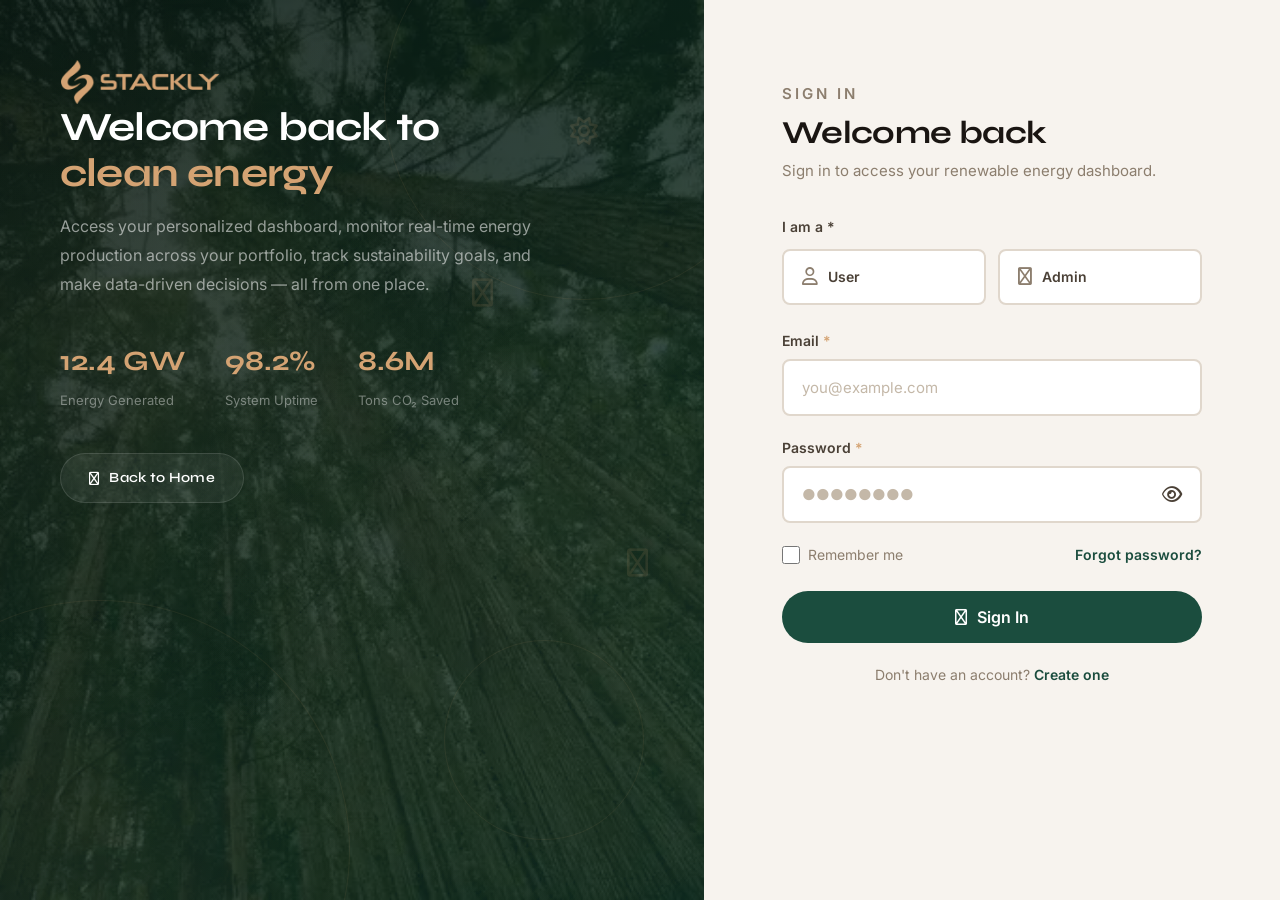
<file: login.html>
<!DOCTYPE html>
<html lang="en">

<head>
    <meta charset="UTF-8">
    <meta name="viewport" content="width=device-width, initial-scale=1.0">
    <title>Sign In — Stackly Renewable Energy</title>
    <meta name="description" content="Sign in to your Stackly account. Access your renewable energy dashboard, monitor energy production, and manage your portfolio.">
    <link rel="icon" href="assets/images/favicon.png">
    <link rel="preconnect" href="https://fonts.googleapis.com">
    <link rel="preconnect" href="https://fonts.gstatic.com" crossorigin>
    <link href="https://fonts.googleapis.com/css2?family=Syne:wght@400;500;600;700;800&family=Inter:wght@300;400;500;600;700;800&display=swap" rel="stylesheet">
    <link rel="stylesheet" href="https://cdnjs.cloudflare.com/ajax/libs/font-awesome/6.5.0/css/all.min.css">
    <link rel="stylesheet" href="assets/css/style.css">
    <link rel="stylesheet" href="assets/css/auth.css">
</head>

<body>

    <div class="auth-page">

        <!-- Form Panel -->
        <div class="auth-form-wrap">
            <div class="auth-form">
                <div class="auth-form__header">
                    <a href="index.html" class="auth-form__logo-mobile">
                        <img src="assets/logo-stackly.webp" alt="Stackly Logo" width="200" height="44">
                    </a>
                    <p class="section-subtitle">Sign In</p>
                    <h2>Welcome back</h2>
                    <p>Sign in to access your renewable energy dashboard.</p>
                </div>

                <div class="auth-form__login-error" id="loginError">
                    <i class="fa-regular fa-circle-exclamation"></i>
                    <span id="loginErrorMsg">Invalid credentials. Please try again.</span>
                </div>

                <form id="loginForm" novalidate autocomplete="off">
                    <div class="auth-form__role">
                        <span class="auth-form__role-label">I am a <span class="text-accent">*</span></span>
                        <div class="auth-form__role-options">
                            <div class="auth-form__role-option">
                                <input type="radio" name="role" id="loginRoleUser" value="user">
                                <label for="loginRoleUser"><i class="fa-regular fa-user"></i> User</label>
                            </div>
                            <div class="auth-form__role-option">
                                <input type="radio" name="role" id="loginRoleAdmin" value="admin">
                                <label for="loginRoleAdmin"><i class="fa-regular fa-crown"></i> Admin</label>
                            </div>
                        </div>
                        <div class="auth-form__role-error" id="loginRoleError">Please select a role.</div>
                    </div>

                    <div class="auth-form__group">
                        <label for="loginEmail">Email <span>*</span></label>
                        <input type="email" name="email" id="loginEmail" placeholder="you@example.com" autocomplete="email">
                        <div class="auth-form__error" id="loginEmailError">Please enter a valid email address.</div>
                    </div>

                    <div class="auth-form__group">
                        <label for="loginPassword">Password <span>*</span></label>
                        <div class="auth-form__input-wrap">
                            <input type="password" name="password" id="loginPassword" placeholder="&#9679;&#9679;&#9679;&#9679;&#9679;&#9679;&#9679;&#9679;" autocomplete="new-password" readonly onfocus="this.removeAttribute('readonly')">
                            <button type="button" class="auth-form__toggle-pwd" id="loginTogglePwd" aria-label="Toggle password visibility">
                                <i class="fa-regular fa-eye"></i>
                            </button>
                        </div>
                        <div class="auth-form__error" id="loginPasswordError">Password must be at least 6 characters.</div>
                    </div>

                    <div class="auth-form__row">
                        <label class="auth-form__checkbox">
                            <input type="checkbox" id="loginRemember">
                            Remember me
                        </label>
                        <a href="#" class="auth-form__forgot">Forgot password?</a>
                    </div>

                    <button type="submit" class="auth-form__submit primary-btn">
                        <i class="fa-regular fa-arrow-right-to-bracket"></i>
                        Sign In
                    </button>

                    <p class="auth-form__footer">
                        Don't have an account? <a href="signup.html">Create one</a>
                    </p>
                </form>
            </div>
        </div>

        <!-- Brand Panel -->
        <div class="auth-brand">
            <div class="auth-brand__bg">
                <img src="assets/images/picsum/solar-panel-wind-turbine-800x600.webp" alt="" loading="lazy">
            </div>
            <div class="auth-brand__overlay"></div>
            <div class="auth-brand__pattern"></div>

            <div class="auth-brand__decor auth-brand__decor--1"></div>
            <div class="auth-brand__decor auth-brand__decor--2"></div>
            <div class="auth-brand__decor auth-brand__decor--3"></div>

            <div class="auth-brand__icon auth-brand__icon--sun"><i class="fa-regular fa-sun"></i></div>
            <div class="auth-brand__icon auth-brand__icon--wind"><i class="fa-regular fa-wind"></i></div>
            <div class="auth-brand__icon auth-brand__icon--leaf"><i class="fa-regular fa-leaf"></i></div>

            <div class="auth-brand__content">
                <a href="index.html" class="auth-brand__logo">
                    <img src="assets/logo-stackly.webp" alt="Stackly Logo" width="200" height="44">
                </a>
                <h1 class="auth-brand__title">Welcome back to <span>clean energy</span></h1>
                <p class="auth-brand__desc">Access your personalized dashboard, monitor real-time energy production across your portfolio, track sustainability goals, and make data-driven decisions — all from one place.</p>
                <div class="auth-brand__stats">
                    <div class="auth-brand__stat">
                        <span>12.4 GW</span>
                        <small>Energy Generated</small>
                    </div>
                    <div class="auth-brand__stat">
                        <span>98.2%</span>
                        <small>System Uptime</small>
                    </div>
                    <div class="auth-brand__stat">
                        <span>8.6M</span>
                        <small>Tons CO₂ Saved</small>
                    </div>
                </div>
                <a href="index.html" class="auth-brand__home">
                    <i class="fa-regular fa-arrow-left"></i> Back to Home
                </a>
            </div>
        </div>

    </div>

    <script>
        (function () {
            const form = document.getElementById('loginForm');
            const emailInput = document.getElementById('loginEmail');
            const passwordInput = document.getElementById('loginPassword');
            const roleInputs = document.querySelectorAll('input[name="role"]');
            const emailError = document.getElementById('loginEmailError');
            const passwordError = document.getElementById('loginPasswordError');
            const roleError = document.getElementById('loginRoleError');
            const loginError = document.getElementById('loginError');
            const loginErrorMsg = document.getElementById('loginErrorMsg');

            const emailRegex = /^[^\s@]+@[^\s@]+\.[^\s@]+$/;

            function setFieldState(input, errEl, valid) {
                if (valid === true) {
                    input.classList.remove('error');
                    input.classList.add('valid');
                    errEl.style.display = 'none';
                } else if (valid === false) {
                    input.classList.add('error');
                    input.classList.remove('valid');
                    errEl.style.display = 'block';
                } else {
                    input.classList.remove('error', 'valid');
                    errEl.style.display = 'none';
                }
            }

            function getRole() {
                for (const r of roleInputs) if (r.checked) return r.value;
                return null;
            }

            function validate() {
                let ok = true;
                loginError.classList.remove('show');

                if (!getRole()) { roleError.style.display = 'block'; ok = false; }
                else { roleError.style.display = 'none'; }

                const email = emailInput.value.trim();
                if (!email || !emailRegex.test(email)) { setFieldState(emailInput, emailError, false); ok = false; }
                else { setFieldState(emailInput, emailError, true); }

                const pwd = passwordInput.value.trim();
                if (!pwd || pwd.length < 6) { setFieldState(passwordInput, passwordError, false); ok = false; }
                else { setFieldState(passwordInput, passwordError, true); }

                return ok;
            }

            emailInput.addEventListener('blur', function () {
                const v = this.value.trim();
                if (!v) { setFieldState(this, emailError, null); }
                else { setFieldState(this, emailError, emailRegex.test(v)); }
            });

            passwordInput.addEventListener('blur', function () {
                const v = this.value.trim();
                if (!v) { setFieldState(this, passwordError, null); }
                else { setFieldState(this, passwordError, v.length >= 6); }
            });

            roleInputs.forEach(r => r.addEventListener('change', () => { roleError.style.display = 'none'; }));
            emailInput.addEventListener('input', () => loginError.classList.remove('show'));
            passwordInput.addEventListener('input', () => loginError.classList.remove('show'));

            function setupPwdToggle(btnId, inputId) {
                const btn = document.getElementById(btnId);
                const inp = document.getElementById(inputId);
                if (!btn || !inp) return;
                btn.addEventListener('click', function () {
                    const show = inp.getAttribute('type') === 'password';
                    inp.setAttribute('type', show ? 'text' : 'password');
                    this.querySelector('i').className = show ? 'fa-regular fa-eye-slash' : 'fa-regular fa-eye';
                });
            }
            setupPwdToggle('loginTogglePwd', 'loginPassword');

            form.addEventListener('submit', function (e) {
                e.preventDefault();
                if (!validate()) return;

                loginError.classList.remove('show');

                const role = getRole();
                const email = emailInput.value.trim();
                const name = email.split('@')[0].replace(/[._]/g, ' ');
                const nameParts = name.split(' ');
                const displayName = nameParts.map(p => p.charAt(0).toUpperCase() + p.slice(1)).join(' ');

                sessionStorage.setItem('stackly_user', JSON.stringify({
                    name: displayName,
                    email: email,
                    role: role,
                    plan: role === 'admin' ? 'Enterprise' : 'Premium',
                    memberSince: 'January 2024'
                }));

                window.location.href = role === 'admin' ? 'dashboard-admin.html' : 'dashboard-user.html';
            });
        })();
    </script>

</body>

</html>
</file>
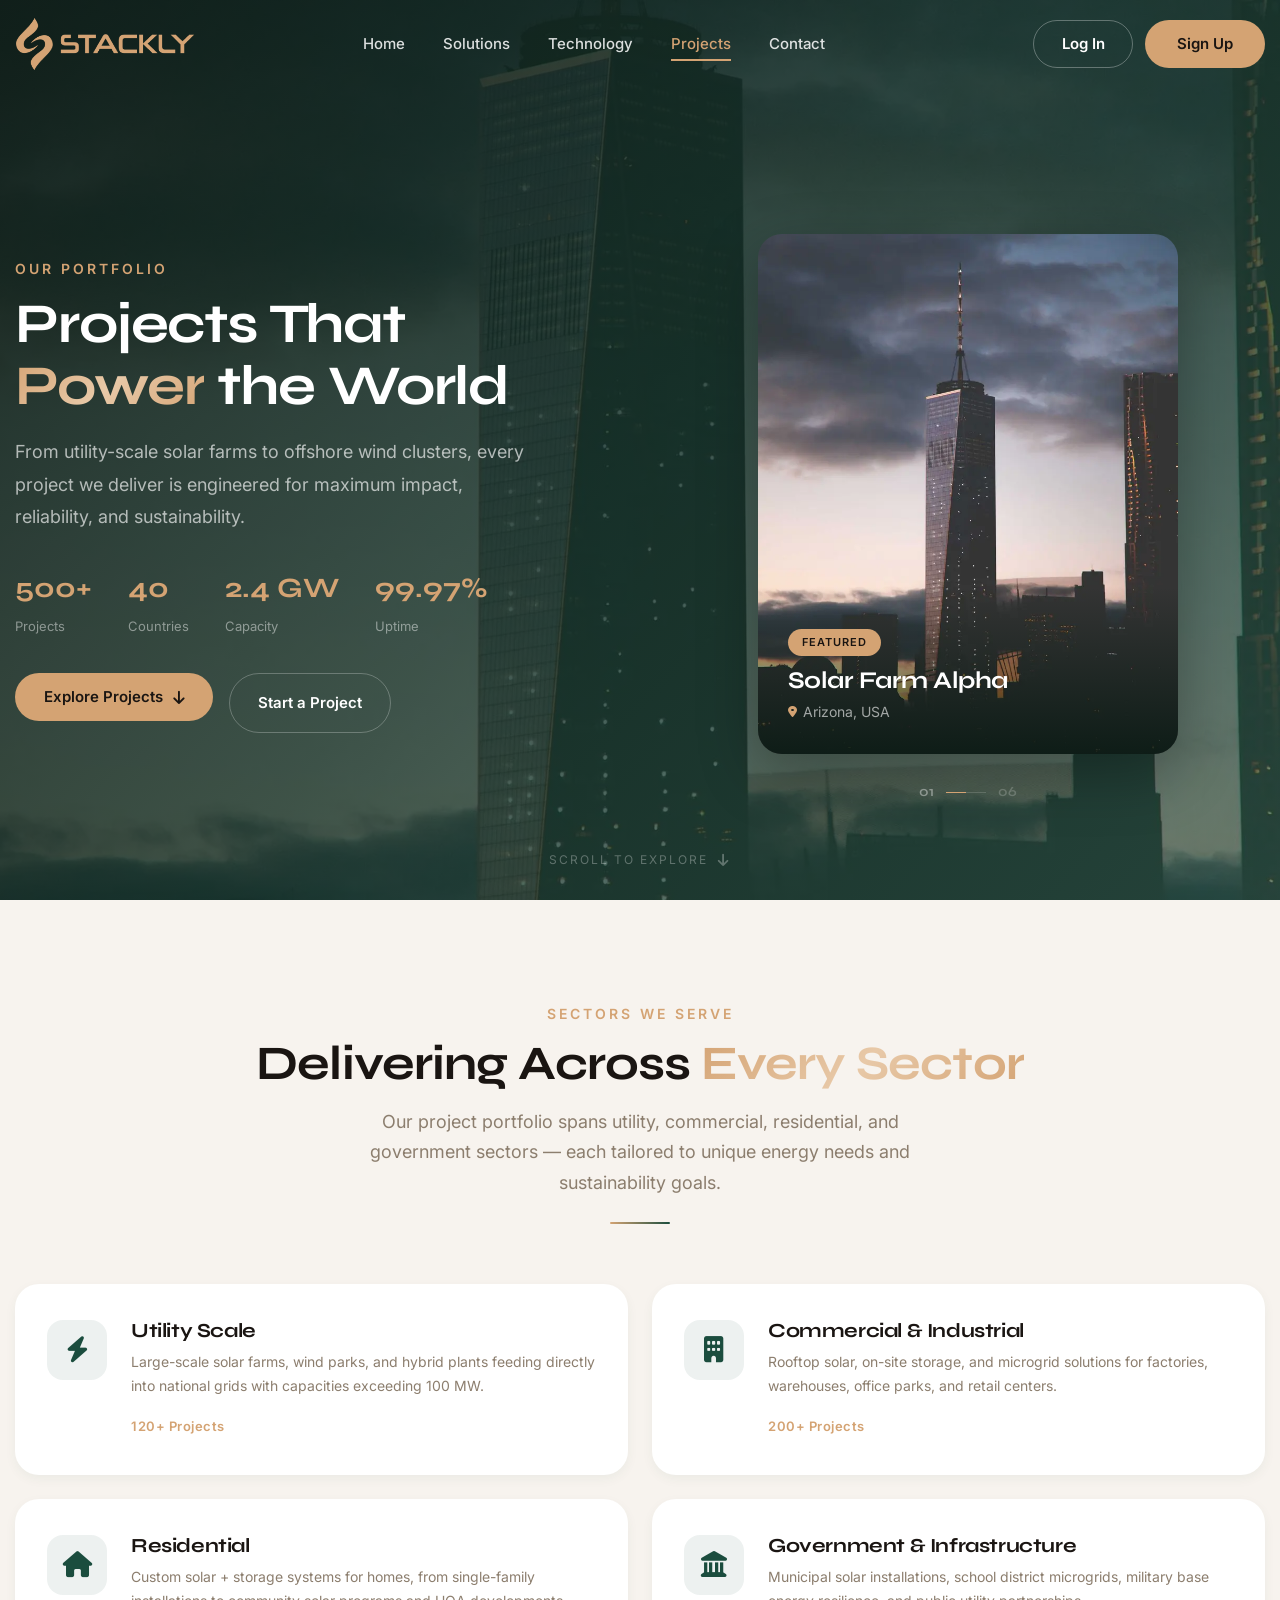
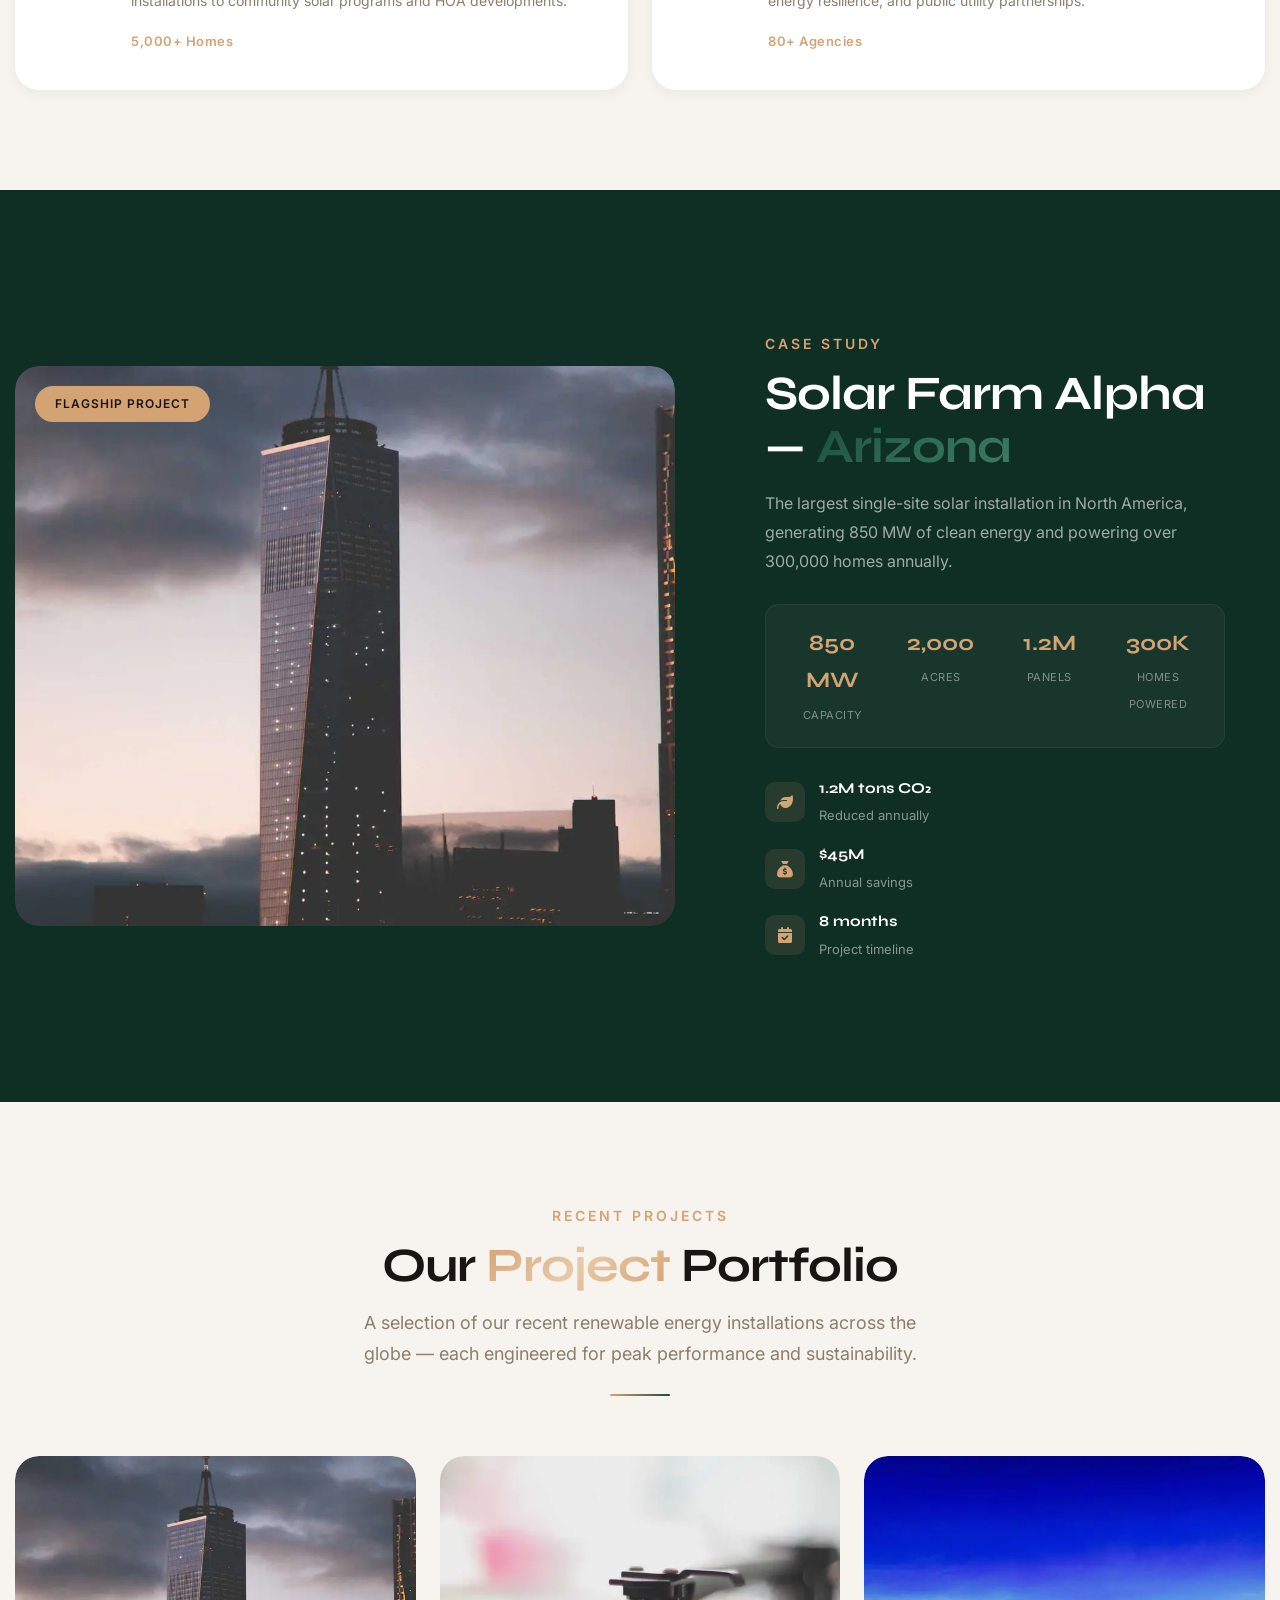
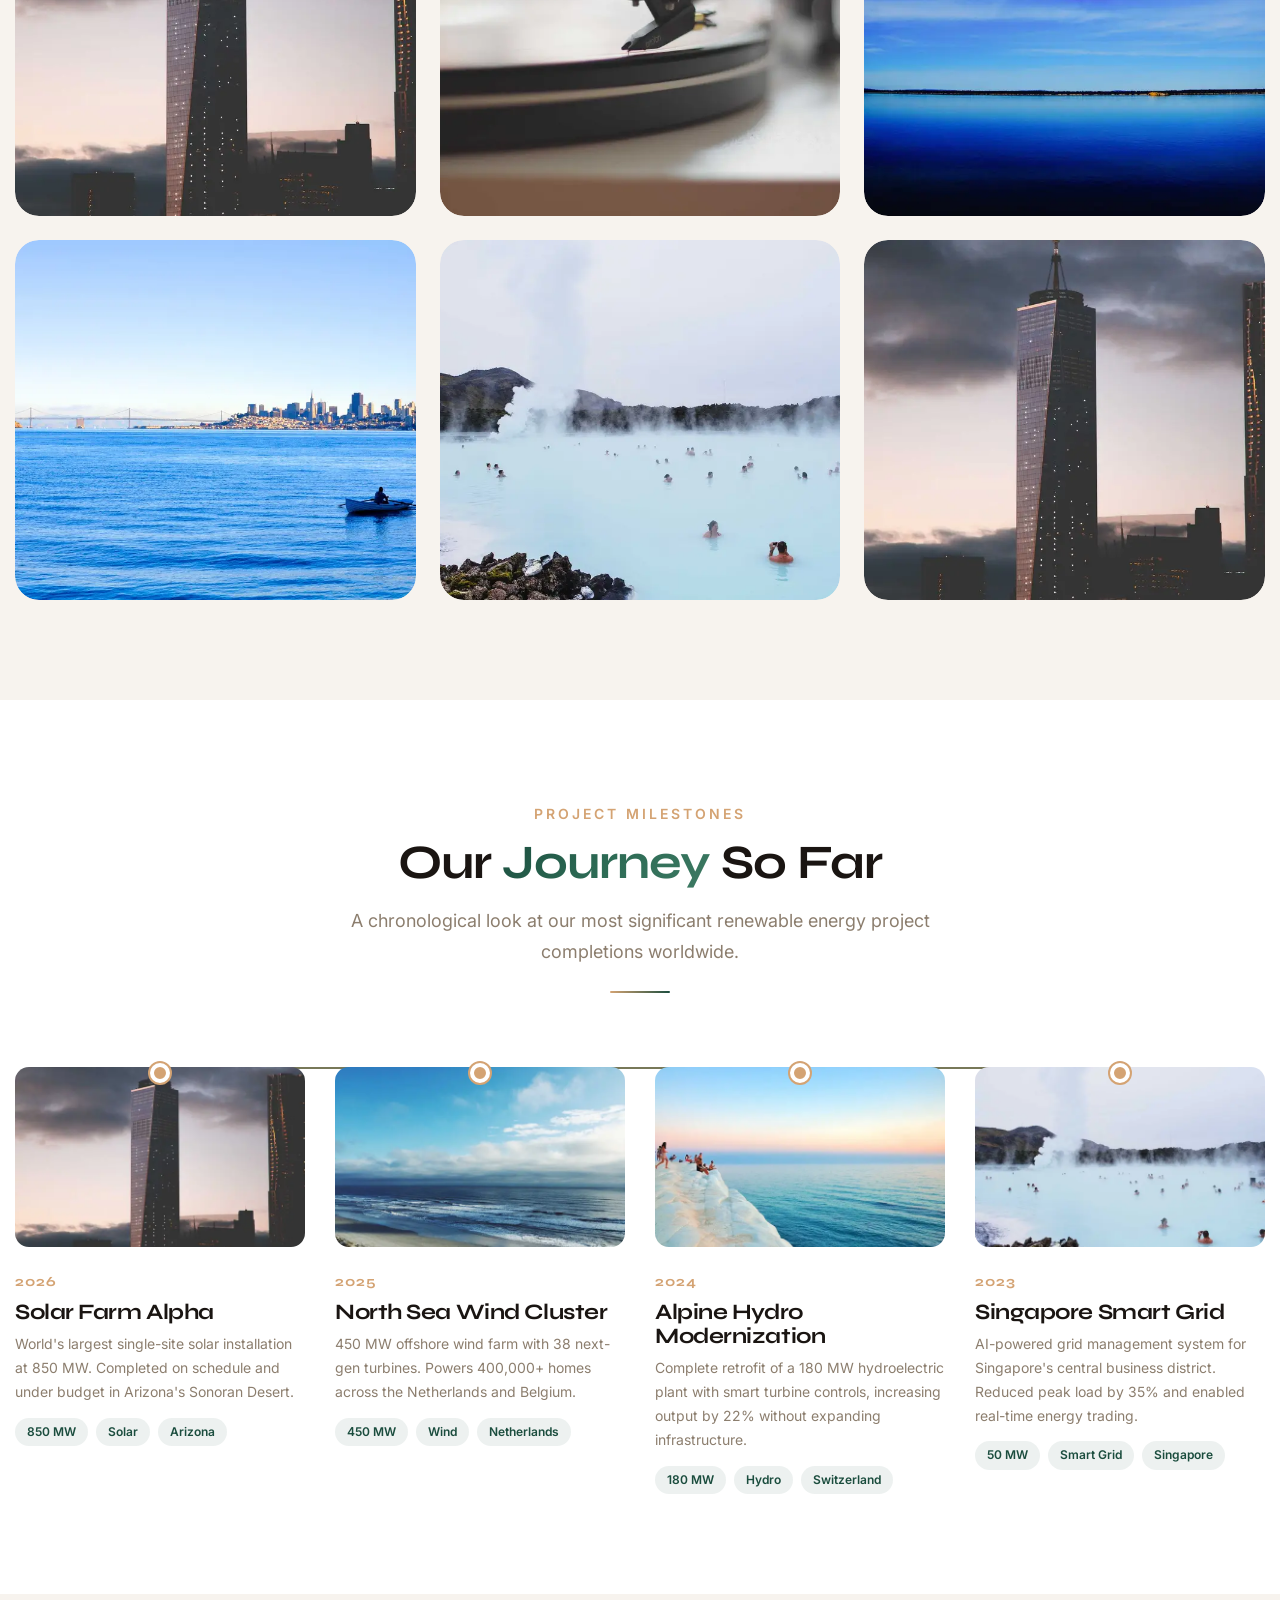
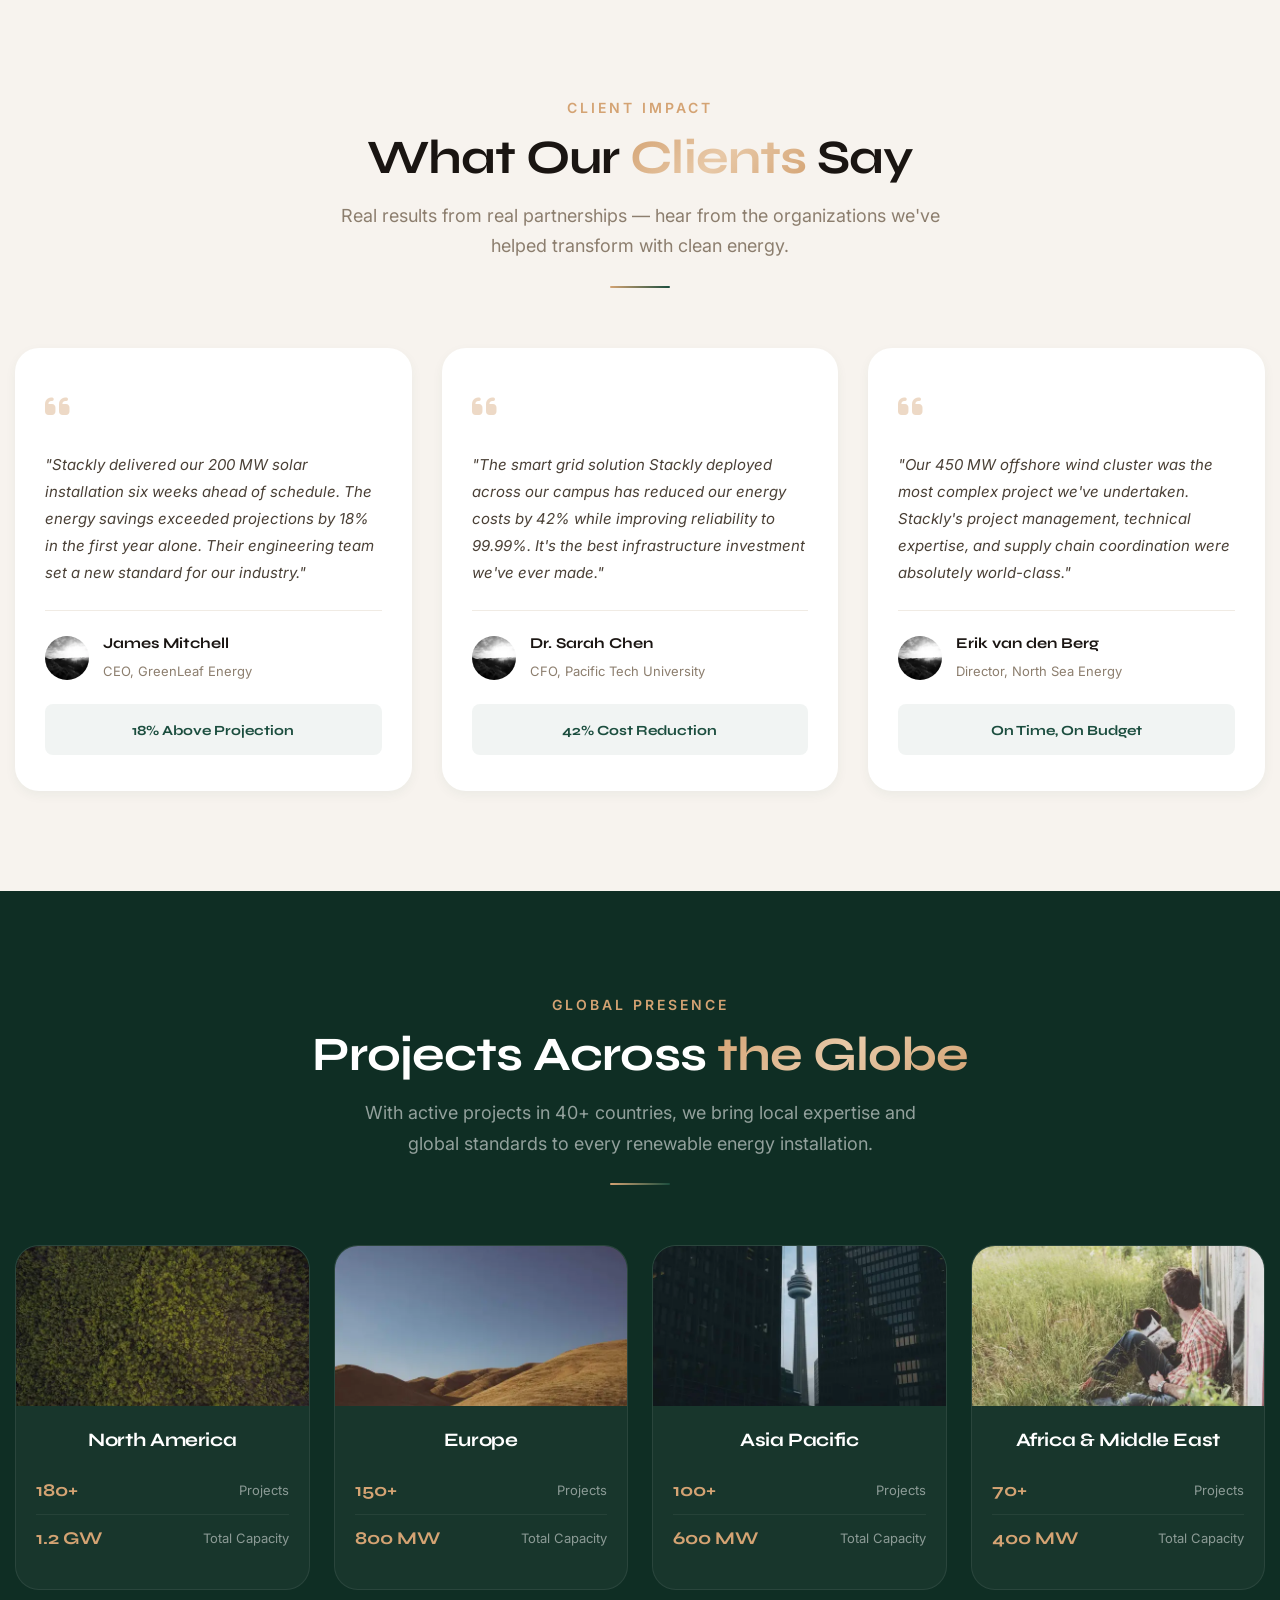
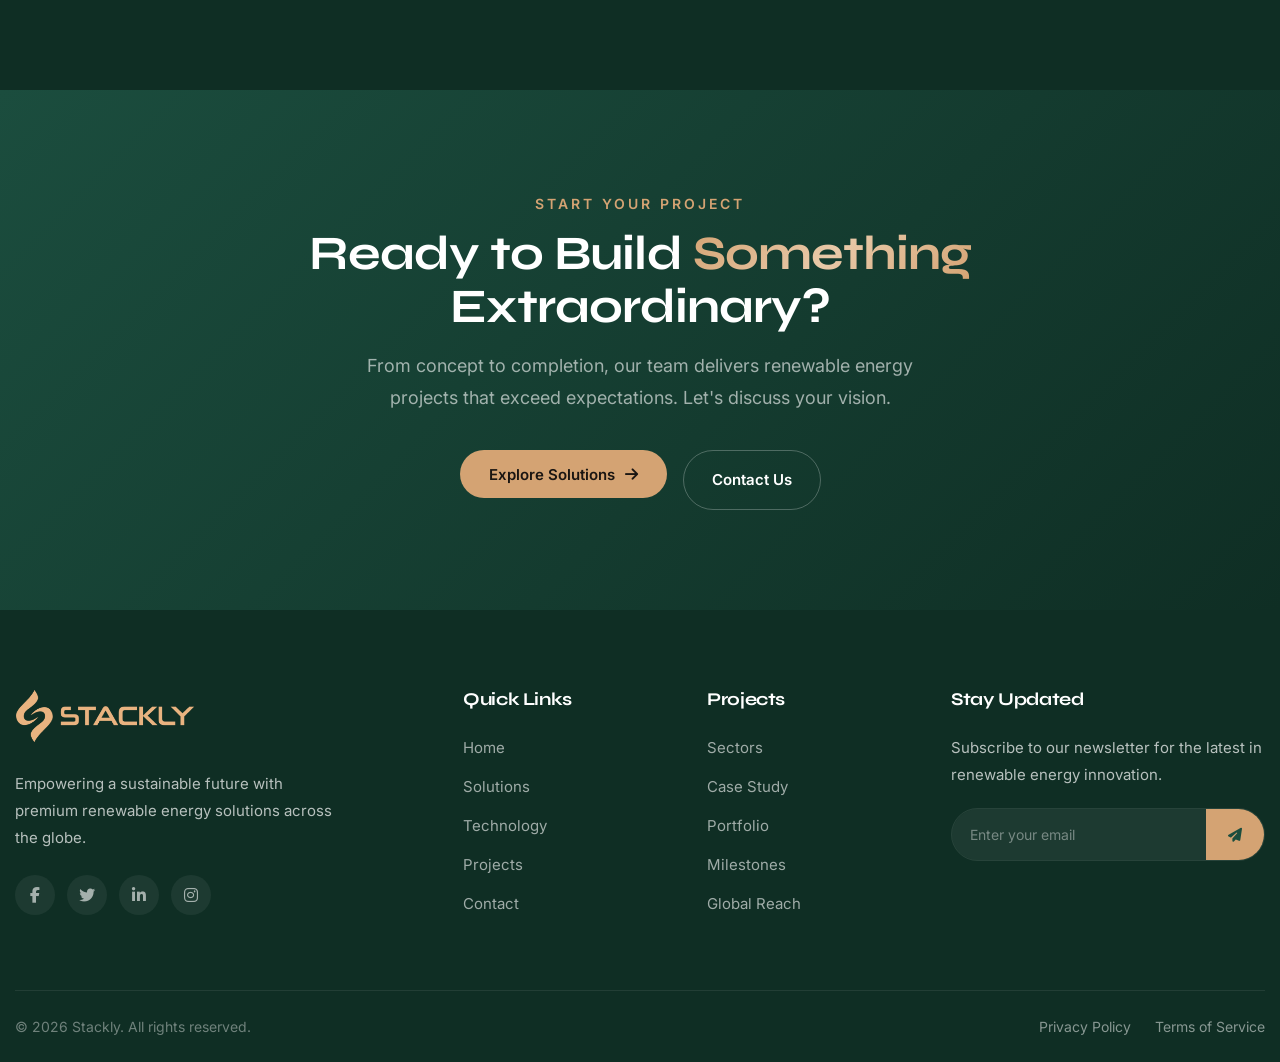
<file: projects.html>
<!DOCTYPE html>
<html lang="en">

<head>
    <meta charset="UTF-8">
    <meta name="viewport" content="width=device-width, initial-scale=1.0">
    <title>Projects — Stackly Renewable Energy</title>
    <meta name="description" content="Explore Stackly's portfolio of renewable energy projects — solar farms, wind parks, storage systems, and smart grid deployments worldwide.">
    <link rel="icon" href="assets/images/favicon.png">
    <link rel="preconnect" href="https://fonts.googleapis.com">
    <link rel="preconnect" href="https://fonts.gstatic.com" crossorigin>
    <link href="https://fonts.googleapis.com/css2?family=Syne:wght@400;500;600;700;800&family=Inter:wght@300;400;500;600;700;800&display=swap" rel="stylesheet">
    <link rel="stylesheet" href="https://cdnjs.cloudflare.com/ajax/libs/font-awesome/6.5.0/css/all.min.css">
    <link rel="stylesheet" href="assets/css/style.css">
    <link rel="stylesheet" href="assets/css/header.css">
    <link rel="stylesheet" href="assets/css/projects.css">
</head>

<body>

    <div class="page-wrapper">

        <header class="header">
            <div class="container">
                <nav class="nav">
                    <a href="index.html" class="logo">
                        <img src="assets/logo-stackly.webp" alt="Stackly Logo">
                    </a>

                    <div class="nav__menu" id="nav-menu">
                        <div class="nav__header">
                            <a href="index.html" class="logo">
                                <img src="assets/logo-stackly.webp" alt="Stackly Logo">
                            </a>
                            <button type="button" class="nav__close" id="nav-close" aria-label="Close Menu">
                                <i class="fa-solid fa-xmark"></i>
                            </button>
                        </div>

                        <ul class="nav__list">
                            <li class="nav__item">
                                <a href="index.html" class="nav__link">Home</a>
                            </li>
                            <li class="nav__item">
                                <a href="solutions.html" class="nav__link">Solutions</a>
                            </li>
                            <li class="nav__item">
                                <a href="technology.html" class="nav__link">Technology</a>
                            </li>
                            <li class="nav__item">
                                <a href="projects.html" class="nav__link active">Projects</a>
                            </li>
                            <li class="nav__item">
                                <a href="contact.html" class="nav__link">Contact</a>
                            </li>
                        </ul>

                        <div class="mobile__actions">
                            <a href="login.html" class="login__btn">Log In</a>
                            <a href="signup.html" class="primary-btn">Sign Up</a>
                        </div>
                    </div>

                    <div class="desktop__actions">
                        <a href="login.html" class="login__btn">Log In</a>
                        <a href="signup.html" class="primary-btn">Sign Up</a>
                    </div>

                    <button type="button" class="nav__toggle" id="nav-toggle" aria-label="Open Menu" aria-expanded="false">
                        <span></span>
                        <span></span>
                        <span></span>
                    </button>
                </nav>
            </div>
        </header>

        <div class="nav__overlay" id="nav-overlay"></div>

        <main class="main-content">

            <!-- Section 1: Projects Hero — Portfolio Showcase -->
            <section class="project-hero" id="project-hero">
                <div class="project-hero__bg">
                    <img src="assets/images/picsum/solar-1920x1080.webp" alt="Renewable Energy Projects">
                </div>
                <div class="project-hero__overlay"></div>
                <div class="container">
                    <div class="project-hero__inner">
                        <div class="project-hero__content">
                            <span class="section-subtitle">Our Portfolio</span>
                            <h1 class="project-hero__title">Projects That <span class="gradient-text">Power</span> the World</h1>
                            <p class="project-hero__desc">From utility-scale solar farms to offshore wind clusters, every project we deliver is engineered for maximum impact, reliability, and sustainability.</p>
                            <div class="project-hero__stats">
                                <div>
                                    <span class="project-hero__stat-num">500+</span>
                                    <span class="project-hero__stat-label">Projects</span>
                                </div>
                                <div>
                                    <span class="project-hero__stat-num">40</span>
                                    <span class="project-hero__stat-label">Countries</span>
                                </div>
                                <div>
                                    <span class="project-hero__stat-num">2.4 GW</span>
                                    <span class="project-hero__stat-label">Capacity</span>
                                </div>
                                <div>
                                    <span class="project-hero__stat-num">99.97%</span>
                                    <span class="project-hero__stat-label">Uptime</span>
                                </div>
                            </div>
                            <div class="project-hero__actions">
                                <a href="404.html" class="primary-btn">Explore Projects <i class="fa-solid fa-arrow-down"></i></a>
                                <a href="404.html" class="secondary-btn">Start a Project</a>
                            </div>
                        </div>
                        <div class="project-hero__showcase">
                            <div class="project-hero__card">
                                <img src="assets/images/picsum/solar-800x1000.webp" alt="Featured Project">
                                <div class="project-hero__card-overlay">
                                    <span class="project-hero__card-tag">Featured</span>
                                    <h3 class="project-hero__card-title">Solar Farm Alpha</h3>
                                    <p class="project-hero__card-location"><i class="fa-solid fa-location-dot"></i> Arizona, USA</p>
                                </div>
                            </div>
                            <div class="project-hero__nav">
                                <span class="project-hero__nav-active">01</span>
                                <span class="project-hero__nav-bar"></span>
                                <span class="project-hero__nav-total">06</span>
                            </div>
                        </div>
                    </div>
                </div>
                <div class="project-hero__scroll">
                    <span>Scroll to explore</span>
                    <i class="fa-solid fa-arrow-down"></i>
                </div>
            </section>

            <!-- Section 2: Project Categories — Sector Grid -->
            <section class="project-categories section-padding" id="project-categories">
                <div class="container">
                    <div class="project-categories__header reveal">
                        <span class="section-subtitle">Sectors We Serve</span>
                        <h2 class="section-title">Delivering Across <span class="gradient-text">Every Sector</span></h2>
                        <p class="section-desc">Our project portfolio spans utility, commercial, residential, and government sectors — each tailored to unique energy needs and sustainability goals.</p>
                        <div class="section-divider"></div>
                    </div>
                    <div class="project-categories__grid">
                        <div class="project-categories__card reveal reveal-delay-1">
                            <div class="project-categories__card-icon">
                                <i class="fa-solid fa-bolt"></i>
                            </div>
                            <div class="project-categories__card-body">
                                <h3>Utility Scale</h3>
                                <p>Large-scale solar farms, wind parks, and hybrid plants feeding directly into national grids with capacities exceeding 100 MW.</p>
                                <span class="project-categories__card-count">120+ Projects</span>
                            </div>
                        </div>
                        <div class="project-categories__card reveal reveal-delay-2">
                            <div class="project-categories__card-icon">
                                <i class="fa-solid fa-building"></i>
                            </div>
                            <div class="project-categories__card-body">
                                <h3>Commercial & Industrial</h3>
                                <p>Rooftop solar, on-site storage, and microgrid solutions for factories, warehouses, office parks, and retail centers.</p>
                                <span class="project-categories__card-count">200+ Projects</span>
                            </div>
                        </div>
                        <div class="project-categories__card reveal reveal-delay-3">
                            <div class="project-categories__card-icon">
                                <i class="fa-solid fa-house"></i>
                            </div>
                            <div class="project-categories__card-body">
                                <h3>Residential</h3>
                                <p>Custom solar + storage systems for homes, from single-family installations to community solar programs and HOA developments.</p>
                                <span class="project-categories__card-count">5,000+ Homes</span>
                            </div>
                        </div>
                        <div class="project-categories__card reveal reveal-delay-4">
                            <div class="project-categories__card-icon">
                                <i class="fa-solid fa-landmark"></i>
                            </div>
                            <div class="project-categories__card-body">
                                <h3>Government & Infrastructure</h3>
                                <p>Municipal solar installations, school district microgrids, military base energy resilience, and public utility partnerships.</p>
                                <span class="project-categories__card-count">80+ Agencies</span>
                            </div>
                        </div>
                    </div>
                </div>
            </section>

            <!-- Section 3: Featured Project — Case Study Spotlight -->
            <section class="project-featured section-padding" id="project-featured">
                <div class="container">
                    <div class="project-featured__inner">
                        <div class="project-featured__image reveal">
                            <img src="assets/images/picsum/solar-1200x800.webp" alt="Featured Project">
                            <div class="project-featured__badge">Flagship Project</div>
                        </div>
                        <div class="project-featured__panel reveal reveal-delay-2">
                            <span class="section-subtitle">Case Study</span>
                            <h2 class="section-title">Solar Farm Alpha — <span class="gradient-text-green">Arizona</span></h2>
                            <p class="project-featured__desc">The largest single-site solar installation in North America, generating 850 MW of clean energy and powering over 300,000 homes annually.</p>
                            <div class="project-featured__specs">
                                <div class="project-featured__spec">
                                    <span>850 MW</span>
                                    <small>Capacity</small>
                                </div>
                                <div class="project-featured__spec">
                                    <span>2,000</span>
                                    <small>Acres</small>
                                </div>
                                <div class="project-featured__spec">
                                    <span>1.2M</span>
                                    <small>Panels</small>
                                </div>
                                <div class="project-featured__spec">
                                    <span>300K</span>
                                    <small>Homes Powered</small>
                                </div>
                            </div>
                            <div class="project-featured__results">
                                <div class="project-featured__result">
                                    <i class="fa-solid fa-leaf"></i>
                                    <div>
                                        <strong>1.2M tons CO₂</strong>
                                        <span>Reduced annually</span>
                                    </div>
                                </div>
                                <div class="project-featured__result">
                                    <i class="fa-solid fa-sack-dollar"></i>
                                    <div>
                                        <strong>$45M</strong>
                                        <span>Annual savings</span>
                                    </div>
                                </div>
                                <div class="project-featured__result">
                                    <i class="fa-solid fa-calendar-check"></i>
                                    <div>
                                        <strong>8 months</strong>
                                        <span>Project timeline</span>
                                    </div>
                                </div>
                            </div>
                        </div>
                    </div>
                </div>
            </section>

            <!-- Section 4: Project Gallery — 3-Column Grid -->
            <section class="project-grid section-padding" id="project-grid">
                <div class="container">
                    <div class="project-grid__header reveal">
                        <span class="section-subtitle">Recent Projects</span>
                        <h2 class="section-title">Our <span class="gradient-text">Project</span> Portfolio</h2>
                        <p class="section-desc">A selection of our recent renewable energy installations across the globe — each engineered for peak performance and sustainability.</p>
                        <div class="section-divider"></div>
                    </div>
                    <div class="project-grid__items">
                        <div class="project-grid__card reveal reveal-delay-1">
                            <div class="project-grid__card-img">
                                <img src="assets/images/picsum/solar-800x600.webp" alt="Commercial Solar">
                                <div class="project-grid__card-overlay">
                                    <div class="project-grid__card-info">
                                        <span class="project-grid__card-tag">Solar</span>
                                        <h3>Metro Rooftop Array</h3>
                                        <p>Chicago, IL — 12 MW</p>
                                        <a href="404.html" class="text-btn">View Details <i class="fa-solid fa-arrow-right"></i></a>
                                    </div>
                                </div>
                            </div>
                        </div>
                        <div class="project-grid__card reveal reveal-delay-2">
                            <div class="project-grid__card-img">
                                <img src="assets/images/picsum/wind-800x600.webp" alt="Offshore Wind">
                                <div class="project-grid__card-overlay">
                                    <div class="project-grid__card-info">
                                        <span class="project-grid__card-tag">Wind</span>
                                        <h3>North Sea Wind Cluster</h3>
                                        <p>Netherlands — 450 MW</p>
                                        <a href="404.html" class="text-btn">View Details <i class="fa-solid fa-arrow-right"></i></a>
                                    </div>
                                </div>
                            </div>
                        </div>
                        <div class="project-grid__card reveal reveal-delay-3">
                            <div class="project-grid__card-img">
                                <img src="assets/images/picsum/battery-800x600.webp" alt="Storage Facility">
                                <div class="project-grid__card-overlay">
                                    <div class="project-grid__card-info">
                                        <span class="project-grid__card-tag">Storage</span>
                                        <h3>Desert Storage Hub</h3>
                                        <p>Nevada, USA — 200 MWh</p>
                                        <a href="404.html" class="text-btn">View Details <i class="fa-solid fa-arrow-right"></i></a>
                                    </div>
                                </div>
                            </div>
                        </div>
                        <div class="project-grid__card reveal reveal-delay-4">
                            <div class="project-grid__card-img">
                                <img src="assets/images/picsum/hydroelectric-800x600.webp" alt="Hydroelectric">
                                <div class="project-grid__card-overlay">
                                    <div class="project-grid__card-info">
                                        <span class="project-grid__card-tag">Hydro</span>
                                        <h3>Alpine Hydro Project</h3>
                                        <p>Switzerland — 180 MW</p>
                                        <a href="404.html" class="text-btn">View Details <i class="fa-solid fa-arrow-right"></i></a>
                                    </div>
                                </div>
                            </div>
                        </div>
                        <div class="project-grid__card reveal reveal-delay-5">
                            <div class="project-grid__card-img">
                                <img src="assets/images/picsum/smart-800x600.webp" alt="Smart Grid">
                                <div class="project-grid__card-overlay">
                                    <div class="project-grid__card-info">
                                        <span class="project-grid__card-tag">Smart Grid</span>
                                        <h3>Smart City Grid</h3>
                                        <p>Singapore — 50 MW</p>
                                        <a href="404.html" class="text-btn">View Details <i class="fa-solid fa-arrow-right"></i></a>
                                    </div>
                                </div>
                            </div>
                        </div>
                        <div class="project-grid__card reveal reveal-delay-5">
                            <div class="project-grid__card-img">
                                <img src="assets/images/picsum/solar-800x600.webp" alt="Community Solar">
                                <div class="project-grid__card-overlay">
                                    <div class="project-grid__card-info">
                                        <span class="project-grid__card-tag">Solar</span>
                                        <h3>Community Solar Program</h3>
                                        <p>Colorado, USA — 25 MW</p>
                                        <a href="404.html" class="text-btn">View Details <i class="fa-solid fa-arrow-right"></i></a>
                                    </div>
                                </div>
                            </div>
                        </div>
                    </div>
                </div>
            </section>

            <!-- Section 5: Project Timeline — Vertical Milestones -->
            <section class="project-timeline section-padding" id="project-timeline">
                <div class="container">
                    <div class="project-timeline__header reveal">
                        <span class="section-subtitle">Project Milestones</span>
                        <h2 class="section-title">Our <span class="gradient-text-green">Journey</span> So Far</h2>
                        <p class="section-desc">A chronological look at our most significant renewable energy project completions worldwide.</p>
                        <div class="section-divider"></div>
                    </div>
                    <div class="project-timeline__items">
                        <div class="project-timeline__item reveal">
                            <div class="project-timeline__dot"></div>
                            <div class="project-timeline__line"></div>
                            <div class="project-timeline__image">
                                <img src="assets/images/picsum/solar-600x400.webp" alt="Solar Farm">
                            </div>
                            <div class="project-timeline__content">
                                <span class="project-timeline__year">2026</span>
                                <h3>Solar Farm Alpha</h3>
                                <p>World's largest single-site solar installation at 850 MW. Completed on schedule and under budget in Arizona's Sonoran Desert.</p>
                                <div class="project-timeline__tags">
                                    <span>850 MW</span>
                                    <span>Solar</span>
                                    <span>Arizona</span>
                                </div>
                            </div>
                        </div>
                        <div class="project-timeline__item reveal reveal-delay-1">
                            <div class="project-timeline__dot"></div>
                            <div class="project-timeline__line"></div>
                            <div class="project-timeline__image">
                                <img src="assets/images/picsum/offshore-600x400.webp" alt="Offshore Wind">
                            </div>
                            <div class="project-timeline__content">
                                <span class="project-timeline__year">2025</span>
                                <h3>North Sea Wind Cluster</h3>
                                <p>450 MW offshore wind farm with 38 next-gen turbines. Powers 400,000+ homes across the Netherlands and Belgium.</p>
                                <div class="project-timeline__tags">
                                    <span>450 MW</span>
                                    <span>Wind</span>
                                    <span>Netherlands</span>
                                </div>
                            </div>
                        </div>
                        <div class="project-timeline__item reveal reveal-delay-2">
                            <div class="project-timeline__dot"></div>
                            <div class="project-timeline__line"></div>
                            <div class="project-timeline__image">
                                <img src="assets/images/picsum/hydro-600x400.webp" alt="Hydro Plant">
                            </div>
                            <div class="project-timeline__content">
                                <span class="project-timeline__year">2024</span>
                                <h3>Alpine Hydro Modernization</h3>
                                <p>Complete retrofit of a 180 MW hydroelectric plant with smart turbine controls, increasing output by 22% without expanding infrastructure.</p>
                                <div class="project-timeline__tags">
                                    <span>180 MW</span>
                                    <span>Hydro</span>
                                    <span>Switzerland</span>
                                </div>
                            </div>
                        </div>
                        <div class="project-timeline__item reveal reveal-delay-3">
                            <div class="project-timeline__dot"></div>
                            <div class="project-timeline__image">
                                <img src="assets/images/picsum/smart-600x400.webp" alt="Smart City">
                            </div>
                            <div class="project-timeline__content">
                                <span class="project-timeline__year">2023</span>
                                <h3>Singapore Smart Grid</h3>
                                <p>AI-powered grid management system for Singapore's central business district. Reduced peak load by 35% and enabled real-time energy trading.</p>
                                <div class="project-timeline__tags">
                                    <span>50 MW</span>
                                    <span>Smart Grid</span>
                                    <span>Singapore</span>
                                </div>
                            </div>
                        </div>
                    </div>
                </div>
            </section>

            <!-- Section 6: Client Impact — Results Cards -->
            <section class="project-impact section-padding" id="project-impact">
                <div class="container">
                    <div class="project-impact__header reveal">
                        <span class="section-subtitle">Client Impact</span>
                        <h2 class="section-title">What Our <span class="gradient-text">Clients</span> Say</h2>
                        <p class="section-desc">Real results from real partnerships — hear from the organizations we've helped transform with clean energy.</p>
                        <div class="section-divider"></div>
                    </div>
                    <div class="project-impact__grid">
                        <div class="project-impact__card reveal reveal-delay-1">
                            <div class="project-impact__card-icon">
                                <i class="fa-solid fa-quote-left"></i>
                            </div>
                            <blockquote>
                                "Stackly delivered our 200 MW solar installation six weeks ahead of schedule. The energy savings exceeded projections by 18% in the first year alone. Their engineering team set a new standard for our industry."
                            </blockquote>
                            <div class="project-impact__card-author">
                                <img src="assets/images/picsum/portrait-100x100.webp" alt="Client">
                                <div>
                                    <strong>James Mitchell</strong>
                                    <span>CEO, GreenLeaf Energy</span>
                                </div>
                            </div>
                            <div class="project-impact__card-result">
                                <span>18% Above Projection</span>
                            </div>
                        </div>
                        <div class="project-impact__card reveal reveal-delay-2">
                            <div class="project-impact__card-icon">
                                <i class="fa-solid fa-quote-left"></i>
                            </div>
                            <blockquote>
                                "The smart grid solution Stackly deployed across our campus has reduced our energy costs by 42% while improving reliability to 99.99%. It's the best infrastructure investment we've ever made."
                            </blockquote>
                            <div class="project-impact__card-author">
                                <img src="assets/images/picsum/portrait-100x100.webp" alt="Client">
                                <div>
                                    <strong>Dr. Sarah Chen</strong>
                                    <span>CFO, Pacific Tech University</span>
                                </div>
                            </div>
                            <div class="project-impact__card-result">
                                <span>42% Cost Reduction</span>
                            </div>
                        </div>
                        <div class="project-impact__card reveal reveal-delay-3">
                            <div class="project-impact__card-icon">
                                <i class="fa-solid fa-quote-left"></i>
                            </div>
                            <blockquote>
                                "Our 450 MW offshore wind cluster was the most complex project we've undertaken. Stackly's project management, technical expertise, and supply chain coordination were absolutely world-class."
                            </blockquote>
                            <div class="project-impact__card-author">
                                <img src="assets/images/picsum/portrait-100x100.webp" alt="Client">
                                <div>
                                    <strong>Erik van den Berg</strong>
                                    <span>Director, North Sea Energy</span>
                                </div>
                            </div>
                            <div class="project-impact__card-result">
                                <span>On Time, On Budget</span>
                            </div>
                        </div>
                    </div>
                </div>
            </section>

            <!-- Section 7: Global Reach — Region Cards -->
            <section class="project-global section-padding" id="project-global">
                <div class="container">
                    <div class="project-global__header reveal">
                        <span class="section-subtitle">Global Presence</span>
                        <h2 class="section-title">Projects Across <span class="gradient-text">the Globe</span></h2>
                        <p class="section-desc">With active projects in 40+ countries, we bring local expertise and global standards to every renewable energy installation.</p>
                        <div class="section-divider"></div>
                    </div>
                    <div class="project-global__grid">
                        <div class="project-global__card reveal reveal-delay-1">
                            <div class="project-global__card-map">
                                <img src="assets/images/picsum/north-600x400.webp" alt="North America">
                            </div>
                            <div class="project-global__card-body">
                                <h3>North America</h3>
                                <div class="project-global__card-stat">
                                    <span>180+</span>
                                    <small>Projects</small>
                                </div>
                                <div class="project-global__card-stat">
                                    <span>1.2 GW</span>
                                    <small>Total Capacity</small>
                                </div>
                            </div>
                        </div>
                        <div class="project-global__card reveal reveal-delay-2">
                            <div class="project-global__card-map">
                                <img src="assets/images/picsum/europe-600x400.webp" alt="Europe">
                            </div>
                            <div class="project-global__card-body">
                                <h3>Europe</h3>
                                <div class="project-global__card-stat">
                                    <span>150+</span>
                                    <small>Projects</small>
                                </div>
                                <div class="project-global__card-stat">
                                    <span>800 MW</span>
                                    <small>Total Capacity</small>
                                </div>
                            </div>
                        </div>
                        <div class="project-global__card reveal reveal-delay-3">
                            <div class="project-global__card-map">
                                <img src="assets/images/picsum/asia-600x400.webp" alt="Asia Pacific">
                            </div>
                            <div class="project-global__card-body">
                                <h3>Asia Pacific</h3>
                                <div class="project-global__card-stat">
                                    <span>100+</span>
                                    <small>Projects</small>
                                </div>
                                <div class="project-global__card-stat">
                                    <span>600 MW</span>
                                    <small>Total Capacity</small>
                                </div>
                            </div>
                        </div>
                        <div class="project-global__card reveal reveal-delay-4">
                            <div class="project-global__card-map">
                                <img src="assets/images/picsum/africa-600x400.webp" alt="Africa">
                            </div>
                            <div class="project-global__card-body">
                                <h3>Africa & Middle East</h3>
                                <div class="project-global__card-stat">
                                    <span>70+</span>
                                    <small>Projects</small>
                                </div>
                                <div class="project-global__card-stat">
                                    <span>400 MW</span>
                                    <small>Total Capacity</small>
                                </div>
                            </div>
                        </div>
                    </div>
                </div>
            </section>

            <!-- Section 8: CTA -->
            <section class="project-cta section-padding" id="project-cta">
                <div class="container">
                    <div class="project-cta__inner reveal">
                        <span class="section-subtitle">Start Your Project</span>
                        <h2 class="project-cta__title">Ready to Build <span class="gradient-text">Something</span> Extraordinary?</h2>
                        <p class="project-cta__desc">From concept to completion, our team delivers renewable energy projects that exceed expectations. Let's discuss your vision.</p>
                        <div class="project-cta__actions">
                            <a href="404.html" class="primary-btn">Explore Solutions <i class="fa-solid fa-arrow-right"></i></a>
                            <a href="404.html" class="secondary-btn">Contact Us</a>
                        </div>
                    </div>
                </div>
            </section>

        </main>

        <footer class="footer section-padding" id="footer">
            <div class="container">
                <div class="footer__grid">
                    <div class="footer__brand">
                        <a href="index.html" class="logo">
                            <img src="assets/logo-stackly.webp" alt="Stackly Logo">
                        </a>
                        <p>Empowering a sustainable future with premium renewable energy solutions across the globe.</p>
                        <div class="footer__social">
                            <a href="404.html" aria-label="Facebook"><i class="fa-brands fa-facebook-f"></i></a>
                            <a href="404.html" aria-label="Twitter"><i class="fa-brands fa-twitter"></i></a>
                            <a href="404.html" aria-label="LinkedIn"><i class="fa-brands fa-linkedin-in"></i></a>
                            <a href="404.html" aria-label="Instagram"><i class="fa-brands fa-instagram"></i></a>
                        </div>
                    </div>
                    <div>
                        <h4 class="footer__heading">Quick Links</h4>
                        <ul class="footer__links">
                            <li><a href="index.html">Home</a></li>
                            <li><a href="solutions.html">Solutions</a></li>
                            <li><a href="technology.html">Technology</a></li>
                            <li><a href="projects.html">Projects</a></li>
                            <li><a href="contact.html">Contact</a></li>
                        </ul>
                    </div>
                    <div>
                        <h4 class="footer__heading">Projects</h4>
                        <ul class="footer__links">
                            <li><a href="404.html">Sectors</a></li>
                            <li><a href="404.html">Case Study</a></li>
                            <li><a href="404.html">Portfolio</a></li>
                            <li><a href="404.html">Milestones</a></li>
                            <li><a href="404.html">Global Reach</a></li>
                        </ul>
                    </div>
                    <div class="footer__newsletter">
                        <h4 class="footer__heading">Stay Updated</h4>
                        <p>Subscribe to our newsletter for the latest in renewable energy innovation.</p>
                        <form class="footer__form" onsubmit="return handleNewsletter(this)">
                            <input type="email" placeholder="Enter your email" required>
                            <button type="submit"><i class="fa-solid fa-paper-plane"></i></button>
                        </form>
                        <div class="footer__success" id="footerSuccess"></div>
                    </div>
                </div>
                <div class="footer__bottom">
                    <span>&copy; 2026 Stackly. All rights reserved.</span>
                    <div>
                        <a href="404.html">Privacy Policy</a>
                        <a href="404.html">Terms of Service</a>
                    </div>
                </div>
            </div>
        </footer>

    </div>

    <script src="assets/js/header.js"></script>
    <script src="assets/js/counter.js"></script>
    <script>
        function handleNewsletter(form) {
            const input = form.querySelector('input[type="email"]');
            const msg = document.getElementById('footerSuccess');
            const email = input.value.trim();
            const re = /^[^\s@]+@[^\s@]+\.[^\s@]+$/;
            if (!email || !re.test(email)) {
                input.focus();
                msg.textContent = 'Please enter a valid email address.';
                msg.className = 'footer__success footer__success--error';
                msg.style.display = 'flex';
                setTimeout(() => { msg.style.display = 'none'; }, 3000);
                return false;
            }
            msg.textContent = 'Thank you! You\'ve been subscribed.';
            msg.className = 'footer__success';
            msg.style.display = 'flex';
            setTimeout(() => { msg.style.display = 'none'; }, 3000);
            form.reset();
            return false;
        }
    </script>

</body>

</html>
</file>
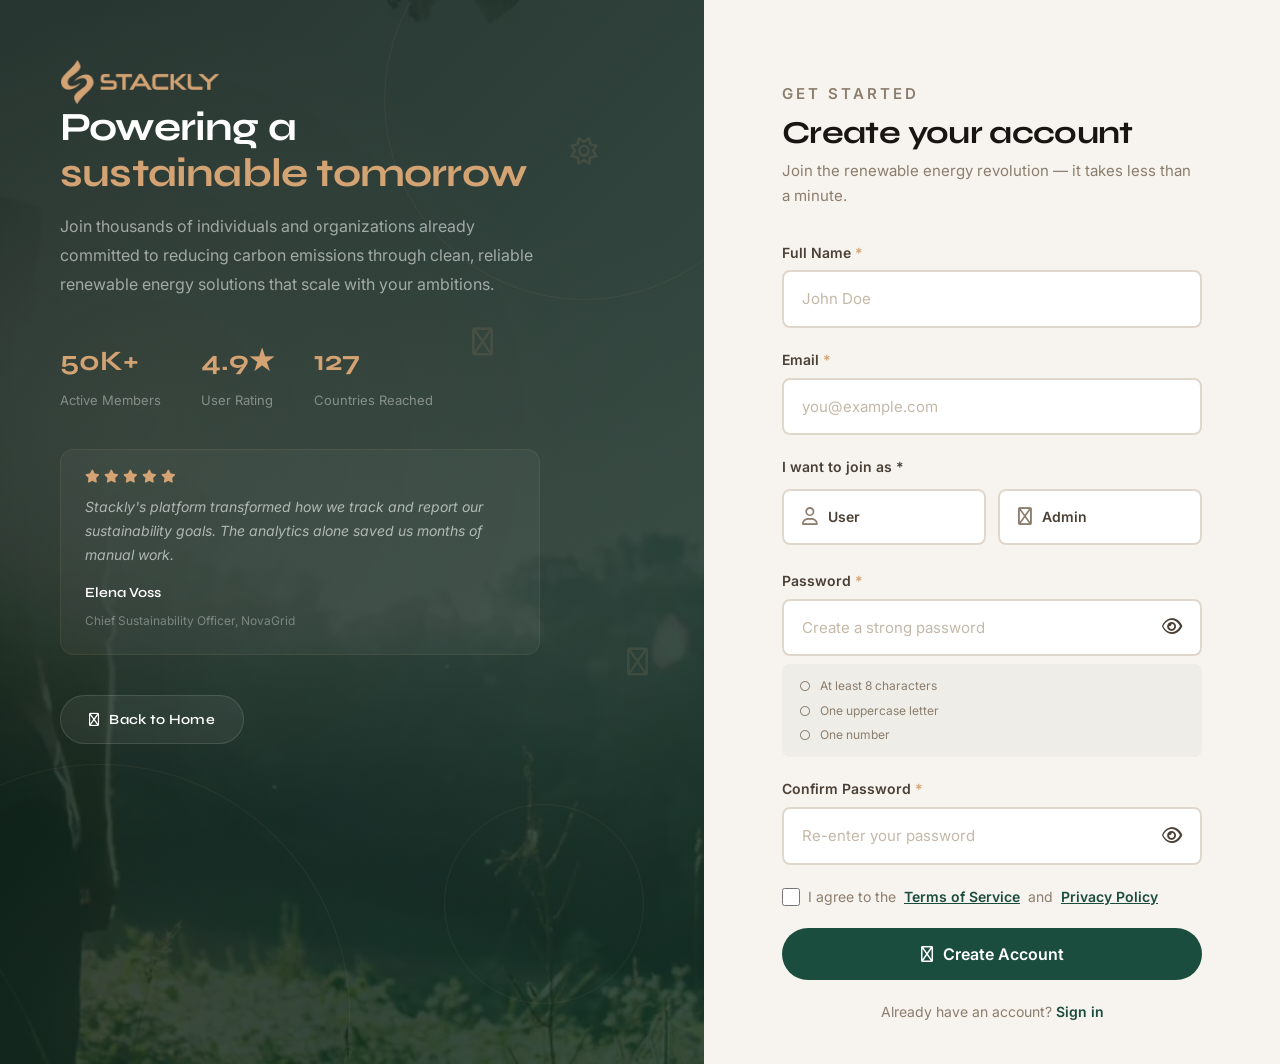
<file: signup.html>
<!DOCTYPE html>
<html lang="en">

<head>
    <meta charset="UTF-8">
    <meta name="viewport" content="width=device-width, initial-scale=1.0">
    <title>Create Account — Stackly Renewable Energy</title>
    <meta name="description" content="Create your Stackly account. Join the renewable energy revolution and access personalized dashboards, energy analytics, and sustainability tools.">
    <link rel="icon" href="assets/images/favicon.png">
    <link rel="preconnect" href="https://fonts.googleapis.com">
    <link rel="preconnect" href="https://fonts.gstatic.com" crossorigin>
    <link href="https://fonts.googleapis.com/css2?family=Syne:wght@400;500;600;700;800&family=Inter:wght@300;400;500;600;700;800&display=swap" rel="stylesheet">
    <link rel="stylesheet" href="https://cdnjs.cloudflare.com/ajax/libs/font-awesome/6.5.0/css/all.min.css">
    <link rel="stylesheet" href="assets/css/style.css">
    <link rel="stylesheet" href="assets/css/auth.css">
</head>

<body>

    <div class="auth-page">

        <!-- Form Panel -->
        <div class="auth-form-wrap">
            <div class="auth-form">
                <div class="auth-form__header">
                    <a href="index.html" class="auth-form__logo-mobile">
                        <img src="assets/logo-stackly.webp" alt="Stackly Logo" width="200" height="44">
                    </a>
                    <p class="section-subtitle">Get Started</p>
                    <h2>Create your account</h2>
                    <p>Join the renewable energy revolution — it takes less than a minute.</p>
                </div>

                <form id="signupForm" novalidate autocomplete="off">
                    <div class="auth-form__group">
                        <label for="signupName">Full Name <span>*</span></label>
                        <input type="text" name="name" id="signupName" placeholder="John Doe" autocomplete="name" pattern="[A-Za-z\s]+" title="Only alphabets allowed">
                        <div class="auth-form__error" id="signupNameError">Only alphabets allowed (no numbers or special characters).</div>
                    </div>

                    <div class="auth-form__group">
                        <label for="signupEmail">Email <span>*</span></label>
                        <input type="email" name="email" id="signupEmail" placeholder="you@example.com" autocomplete="email">
                        <div class="auth-form__error" id="signupEmailError">Please enter a valid email address.</div>
                    </div>

                    <div class="auth-form__role">
                        <span class="auth-form__role-label">I want to join as <span class="text-accent">*</span></span>
                        <div class="auth-form__role-options">
                            <div class="auth-form__role-option">
                                <input type="radio" name="role" id="signupRoleUser" value="user">
                                <label for="signupRoleUser"><i class="fa-regular fa-user"></i> User</label>
                            </div>
                            <div class="auth-form__role-option">
                                <input type="radio" name="role" id="signupRoleAdmin" value="admin">
                                <label for="signupRoleAdmin"><i class="fa-regular fa-crown"></i> Admin</label>
                            </div>
                        </div>
                        <div class="auth-form__role-error" id="signupRoleError">Please select a role.</div>
                    </div>

                    <div class="auth-form__group">
                        <label for="signupPassword">Password <span>*</span></label>
                        <div class="auth-form__input-wrap">
                            <input type="password" name="password" id="signupPassword" placeholder="Create a strong password" autocomplete="new-password" readonly onfocus="this.removeAttribute('readonly')">
                            <button type="button" class="auth-form__toggle-pwd" id="signupTogglePwd" aria-label="Toggle password visibility">
                                <i class="fa-regular fa-eye"></i>
                            </button>
                        </div>
                        <div class="auth-form__error" id="signupPasswordError">Password must be at least 8 characters, include an uppercase letter and a number.</div>
                        <div class="auth-form__password-reqs" id="passwordReqs">
                            <span class="auth-form__password-req" id="reqLength"><i class="fa-regular fa-circle"></i> At least 8 characters</span>
                            <span class="auth-form__password-req" id="reqUpper"><i class="fa-regular fa-circle"></i> One uppercase letter</span>
                            <span class="auth-form__password-req" id="reqNumber"><i class="fa-regular fa-circle"></i> One number</span>
                        </div>
                    </div>

                    <div class="auth-form__group">
                        <label for="signupConfirm">Confirm Password <span>*</span></label>
                        <div class="auth-form__input-wrap">
                            <input type="password" name="confirm" id="signupConfirm" placeholder="Re-enter your password" autocomplete="new-password" readonly onfocus="this.removeAttribute('readonly')">
                            <button type="button" class="auth-form__toggle-pwd" id="signupToggleConfirm" aria-label="Toggle password visibility">
                                <i class="fa-regular fa-eye"></i>
                            </button>
                        </div>
                        <div class="auth-form__error" id="signupConfirmError">Passwords do not match.</div>
                    </div>

                    <div class="auth-form__row" style="margin-bottom:20px;">
                        <label class="auth-form__checkbox">
                            <input type="checkbox" id="signupTerms">
                            I agree to the <a href="404.html">Terms of Service</a> and <a href="404.html">Privacy Policy</a>
                        </label>
                    </div>
                    <div class="auth-form__error" id="signupTermsError" style="margin-top:-12px;margin-bottom:16px;">You must agree to the terms.</div>

                    <button type="submit" class="auth-form__submit primary-btn">
                        <i class="fa-regular fa-user-plus"></i>
                        Create Account
                    </button>

                    <p class="auth-form__footer">
                        Already have an account? <a href="login.html">Sign in</a>
                    </p>
                </form>

                <div class="auth-form__success" id="signupSuccess">
                    <i class="fa-regular fa-circle-check"></i>
                    <div>
                        <strong>Account created successfully!</strong>
                        <span>You'll be redirected to the login page in a moment.</span>
                    </div>
                </div>
            </div>
        </div>

        <!-- Brand Panel -->
        <div class="auth-brand">
            <div class="auth-brand__bg">
                <img src="assets/images/picsum/wind-farm-renewable-energy-800x600.webp" alt="" loading="lazy">
            </div>
            <div class="auth-brand__overlay"></div>
            <div class="auth-brand__pattern"></div>

            <div class="auth-brand__decor auth-brand__decor--1"></div>
            <div class="auth-brand__decor auth-brand__decor--2"></div>
            <div class="auth-brand__decor auth-brand__decor--3"></div>

            <div class="auth-brand__icon auth-brand__icon--sun"><i class="fa-regular fa-sun"></i></div>
            <div class="auth-brand__icon auth-brand__icon--wind"><i class="fa-regular fa-wind"></i></div>
            <div class="auth-brand__icon auth-brand__icon--leaf"><i class="fa-regular fa-leaf"></i></div>

            <div class="auth-brand__content">
                <a href="index.html" class="auth-brand__logo">
                    <img src="assets/logo-stackly.webp" alt="Stackly Logo" width="200" height="44">
                </a>
                <h1 class="auth-brand__title">Powering a <span>sustainable tomorrow</span></h1>
                <p class="auth-brand__desc">Join thousands of individuals and organizations already committed to reducing carbon emissions through clean, reliable renewable energy solutions that scale with your ambitions.</p>
                <div class="auth-brand__stats">
                    <div class="auth-brand__stat">
                        <span>50K+</span>
                        <small>Active Members</small>
                    </div>
                    <div class="auth-brand__stat">
                        <span>4.9★</span>
                        <small>User Rating</small>
                    </div>
                    <div class="auth-brand__stat">
                        <span>127</span>
                        <small>Countries Reached</small>
                    </div>
                </div>
                <div class="auth-brand__testimonial" id="authTestimonial">
                    <div class="auth-brand__testimonial-stars" id="authTestStars"></div>
                    <div class="auth-brand__testimonial-body auth-fade-in" id="authTestBody">
                        <p id="authTestText"></p>
                        <div class="auth-brand__testimonial-author">
                            <strong id="authTestName"></strong>
                            <span id="authTestRole"></span>
                        </div>
                    </div>
                </div>
                <a href="index.html" class="auth-brand__home">
                    <i class="fa-regular fa-arrow-left"></i> Back to Home
                </a>
            </div>
        </div>

    </div>

    <script>
        (function () {
            /* ---- Testimonial Rotator ---- */
            const testimonials = [
                { stars: 5, text: "Stackly's platform transformed how we track and report our sustainability goals. The analytics alone saved us months of manual work.", name: "Elena Voss", role: "Chief Sustainability Officer, NovaGrid" },
                { stars: 5, text: "The real-time monitoring and predictive analytics have helped us optimize our wind farm output by 23% within the first quarter.", name: "Marcus Rivera", role: "Director of Operations, WindForce Energy" },
                { stars: 5, text: "Finally a platform that makes renewable energy management intuitive. Our team adopted it effortlessly and the results speak for themselves.", name: "Priya Sharma", role: "Head of Sustainability, GreenTech Industries" },
                { stars: 4, text: "The carbon accounting features are incredibly precise. We were able to generate audit-ready reports in minutes instead of weeks.", name: "James Whitfield", role: "Environmental Compliance Lead, EcoFirst Corp" }
            ];

            const testContainer = document.getElementById('authTestimonial');
            const testText = document.getElementById('authTestText');
            const testName = document.getElementById('authTestName');
            const testRole = document.getElementById('authTestRole');
            const testStars = document.getElementById('authTestStars');
            const testBody = document.getElementById('authTestBody');

            let testIndex = 0;

            function renderTestimonial(idx, fadeIn) {
                if (fadeIn) {
                    testBody.classList.remove('auth-fade-in');
                    void testBody.offsetWidth;
                }

                const t = testimonials[idx];
                testText.textContent = t.text;
                testName.textContent = t.name;
                testRole.textContent = t.role;
                testStars.innerHTML = '';
                const full = t.stars;
                for (let i = 0; i < 5; i++) {
                    const star = document.createElement('i');
                    star.className = i < full ? 'fa-solid fa-star' : 'fa-regular fa-star';
                    testStars.appendChild(star);
                }

                if (fadeIn) {
                    testBody.classList.add('auth-fade-in');
                }
            }

            renderTestimonial(0, false);

            setInterval(function () {
                testIndex = (testIndex + 1) % testimonials.length;
                renderTestimonial(testIndex, true);
            }, 3000);
            /* ---- End Testimonial Rotator ---- */

            const form = document.getElementById('signupForm');
            const nameInput = document.getElementById('signupName');
            const emailInput = document.getElementById('signupEmail');
            const passwordInput = document.getElementById('signupPassword');
            const confirmInput = document.getElementById('signupConfirm');
            const roleInputs = document.querySelectorAll('input[name="role"]');
            const termsInput = document.getElementById('signupTerms');

            const nameError = document.getElementById('signupNameError');
            const emailError = document.getElementById('signupEmailError');
            const passwordError = document.getElementById('signupPasswordError');
            const confirmError = document.getElementById('signupConfirmError');
            const roleError = document.getElementById('signupRoleError');
            const termsError = document.getElementById('signupTermsError');
            const successMsg = document.getElementById('signupSuccess');

            const reqLength = document.getElementById('reqLength');
            const reqUpper = document.getElementById('reqUpper');
            const reqNumber = document.getElementById('reqNumber');

            const emailRegex = /^[^\s@]+@[^\s@]+\.[^\s@]+$/;
            const nameRegex = /^[A-Za-z\s]+$/;

            function setField(input, errEl, state) {
                if (state === true) {
                    input.classList.remove('error');
                    input.classList.add('valid');
                    errEl.style.display = 'none';
                } else if (state === false) {
                    input.classList.add('error');
                    input.classList.remove('valid');
                    errEl.style.display = 'block';
                } else {
                    input.classList.remove('error', 'valid');
                    errEl.style.display = 'none';
                }
            }

            function getRole() {
                for (const r of roleInputs) if (r.checked) return r.value;
                return null;
            }

            function updateReqs(pwd) {
                const len = pwd.length >= 8;
                const upper = /[A-Z]/.test(pwd);
                const num = /\d/.test(pwd);

                reqLength.classList.toggle('met', len);
                reqLength.querySelector('i').className = len ? 'fa-regular fa-circle-check' : 'fa-regular fa-circle';
                reqUpper.classList.toggle('met', upper);
                reqUpper.querySelector('i').className = upper ? 'fa-regular fa-circle-check' : 'fa-regular fa-circle';
                reqNumber.classList.toggle('met', num);
                reqNumber.querySelector('i').className = num ? 'fa-regular fa-circle-check' : 'fa-regular fa-circle';

                return len && upper && num;
            }

            function matchPwd() { return passwordInput.value === confirmInput.value; }

            function validate() {
                let ok = true;

                const name = nameInput.value.trim();
                if (!name || !nameRegex.test(name)) { setField(nameInput, nameError, false); ok = false; }
                else { setField(nameInput, nameError, true); }

                const email = emailInput.value.trim();
                if (!email || !emailRegex.test(email)) { setField(emailInput, emailError, false); ok = false; }
                else { setField(emailInput, emailError, true); }

                if (!getRole()) { roleError.style.display = 'block'; ok = false; }
                else { roleError.style.display = 'none'; }

                const pwd = passwordInput.value;
                const pwdOk = updateReqs(pwd);
                if (!pwd || !pwdOk) { setField(passwordInput, passwordError, false); ok = false; }
                else { setField(passwordInput, passwordError, true); }

                if (!confirmInput.value || !matchPwd()) { setField(confirmInput, confirmError, false); ok = false; }
                else { setField(confirmInput, confirmError, true); }

                if (!termsInput.checked) { termsError.style.display = 'block'; ok = false; }
                else { termsError.style.display = 'none'; }

                return ok;
            }

            passwordInput.addEventListener('input', function () {
                const ok = updateReqs(this.value);
                if (this.classList.contains('error') && ok && this.value) {
                    setField(this, passwordError, true);
                }
                if (confirmInput.value) {
                    setField(confirmInput, confirmError, matchPwd());
                }
            });

            confirmInput.addEventListener('input', function () {
                if (!this.value) { setField(this, confirmError, null); }
                else { setField(this, confirmError, matchPwd()); }
            });

            nameInput.addEventListener('blur', function () {
                const v = this.value.trim();
                if (!v) { setField(this, nameError, null); }
                else { setField(this, nameError, nameRegex.test(v)); }
            });

            emailInput.addEventListener('blur', function () {
                const v = this.value.trim();
                if (!v) { setField(this, emailError, null); }
                else { setField(this, emailError, emailRegex.test(v)); }
            });

            roleInputs.forEach(r => r.addEventListener('change', () => { roleError.style.display = 'none'; }));
            termsInput.addEventListener('change', function () { if (this.checked) termsError.style.display = 'none'; });

            function setupPwdToggle(btnId, inputId) {
                const btn = document.getElementById(btnId);
                const inp = document.getElementById(inputId);
                if (!btn || !inp) return;
                btn.addEventListener('click', function () {
                    const show = inp.getAttribute('type') === 'password';
                    inp.setAttribute('type', show ? 'text' : 'password');
                    this.querySelector('i').className = show ? 'fa-regular fa-eye-slash' : 'fa-regular fa-eye';
                });
            }
            setupPwdToggle('signupTogglePwd', 'signupPassword');
            setupPwdToggle('signupToggleConfirm', 'signupConfirm');

            form.addEventListener('submit', function (e) {
                e.preventDefault();
                if (!validate()) return;

                const role = getRole();
                const name = nameInput.value.trim();
                const email = emailInput.value.trim();

                sessionStorage.setItem('stackly_user', JSON.stringify({
                    name: name,
                    email: email,
                    role: role,
                    plan: role === 'admin' ? 'Enterprise' : 'Premium',
                    memberSince: new Date().toLocaleDateString('en-US', { year: 'numeric', month: 'long' })
                }));

                successMsg.classList.add('show');
                form.style.display = 'none';

                setTimeout(function () {
                    window.location.href = 'login.html';
                }, 3500);
            });
        })();
    </script>

</body>

</html>
</file>
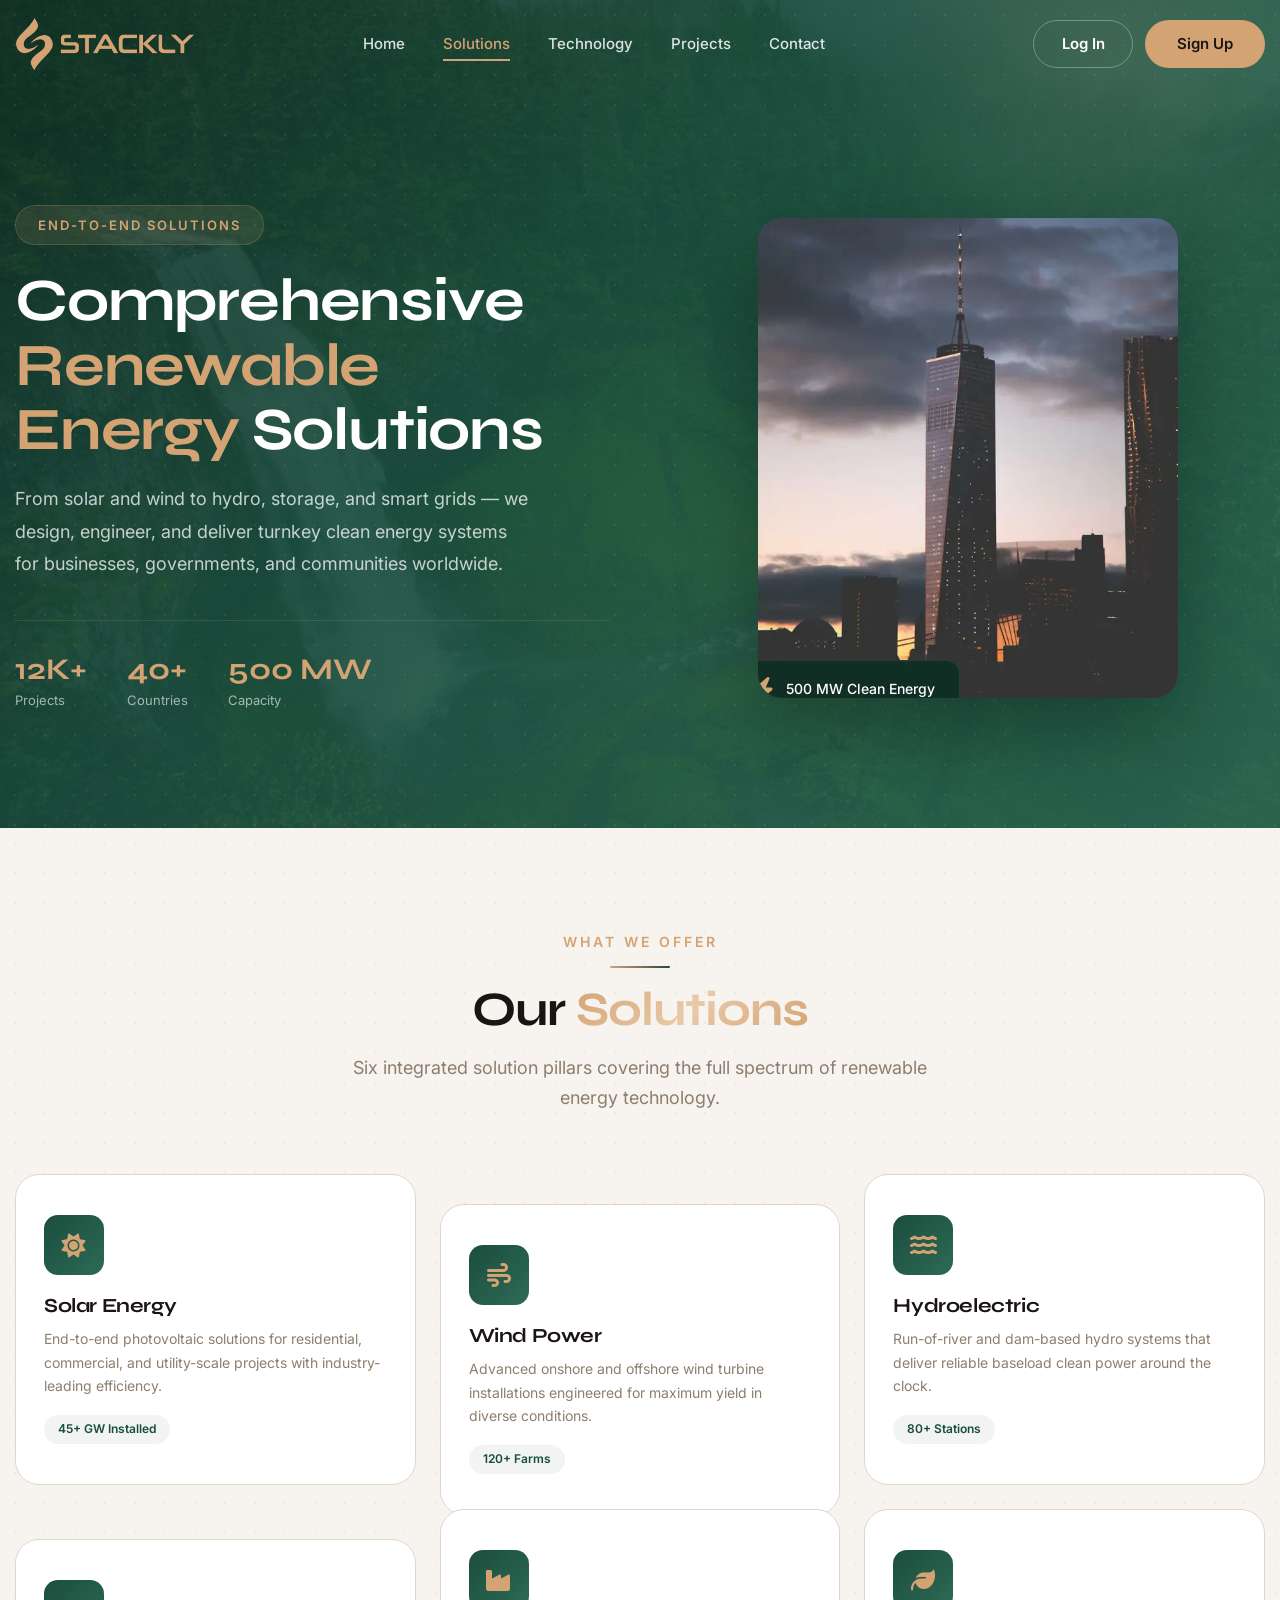
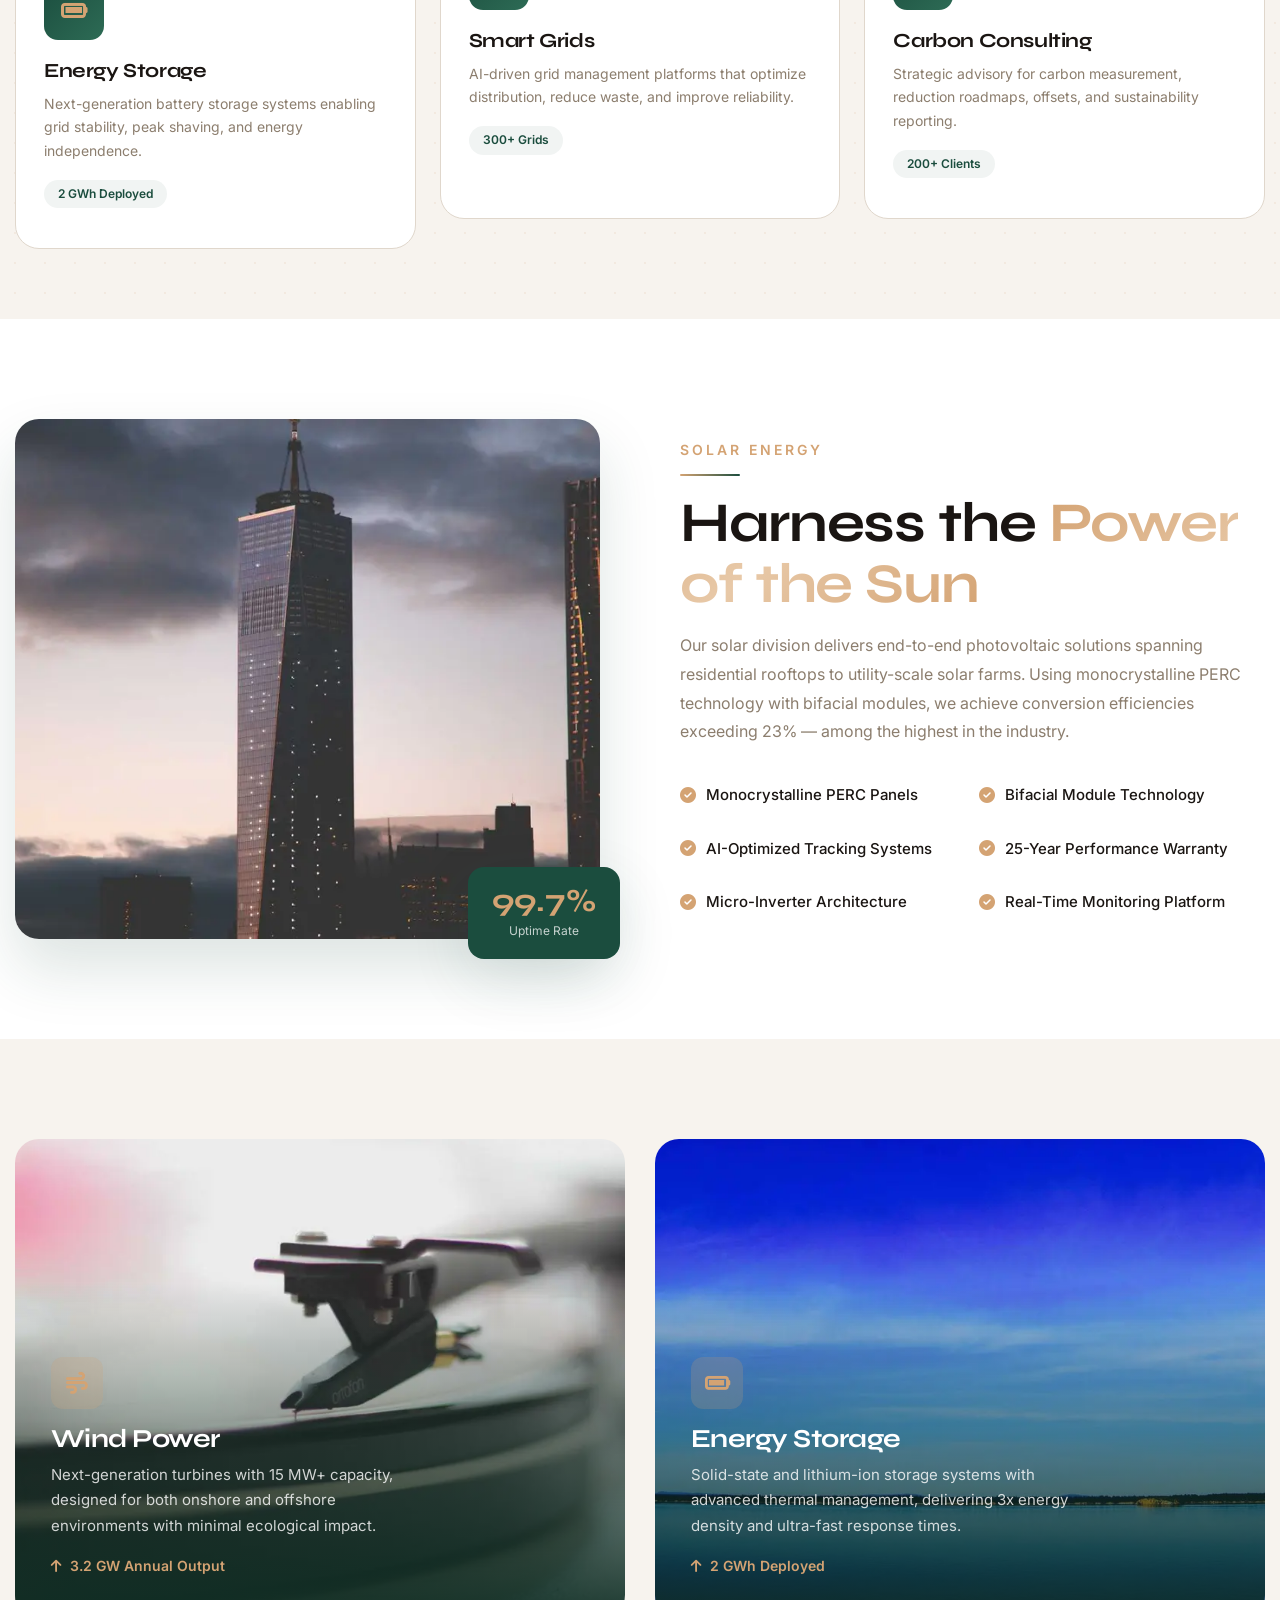
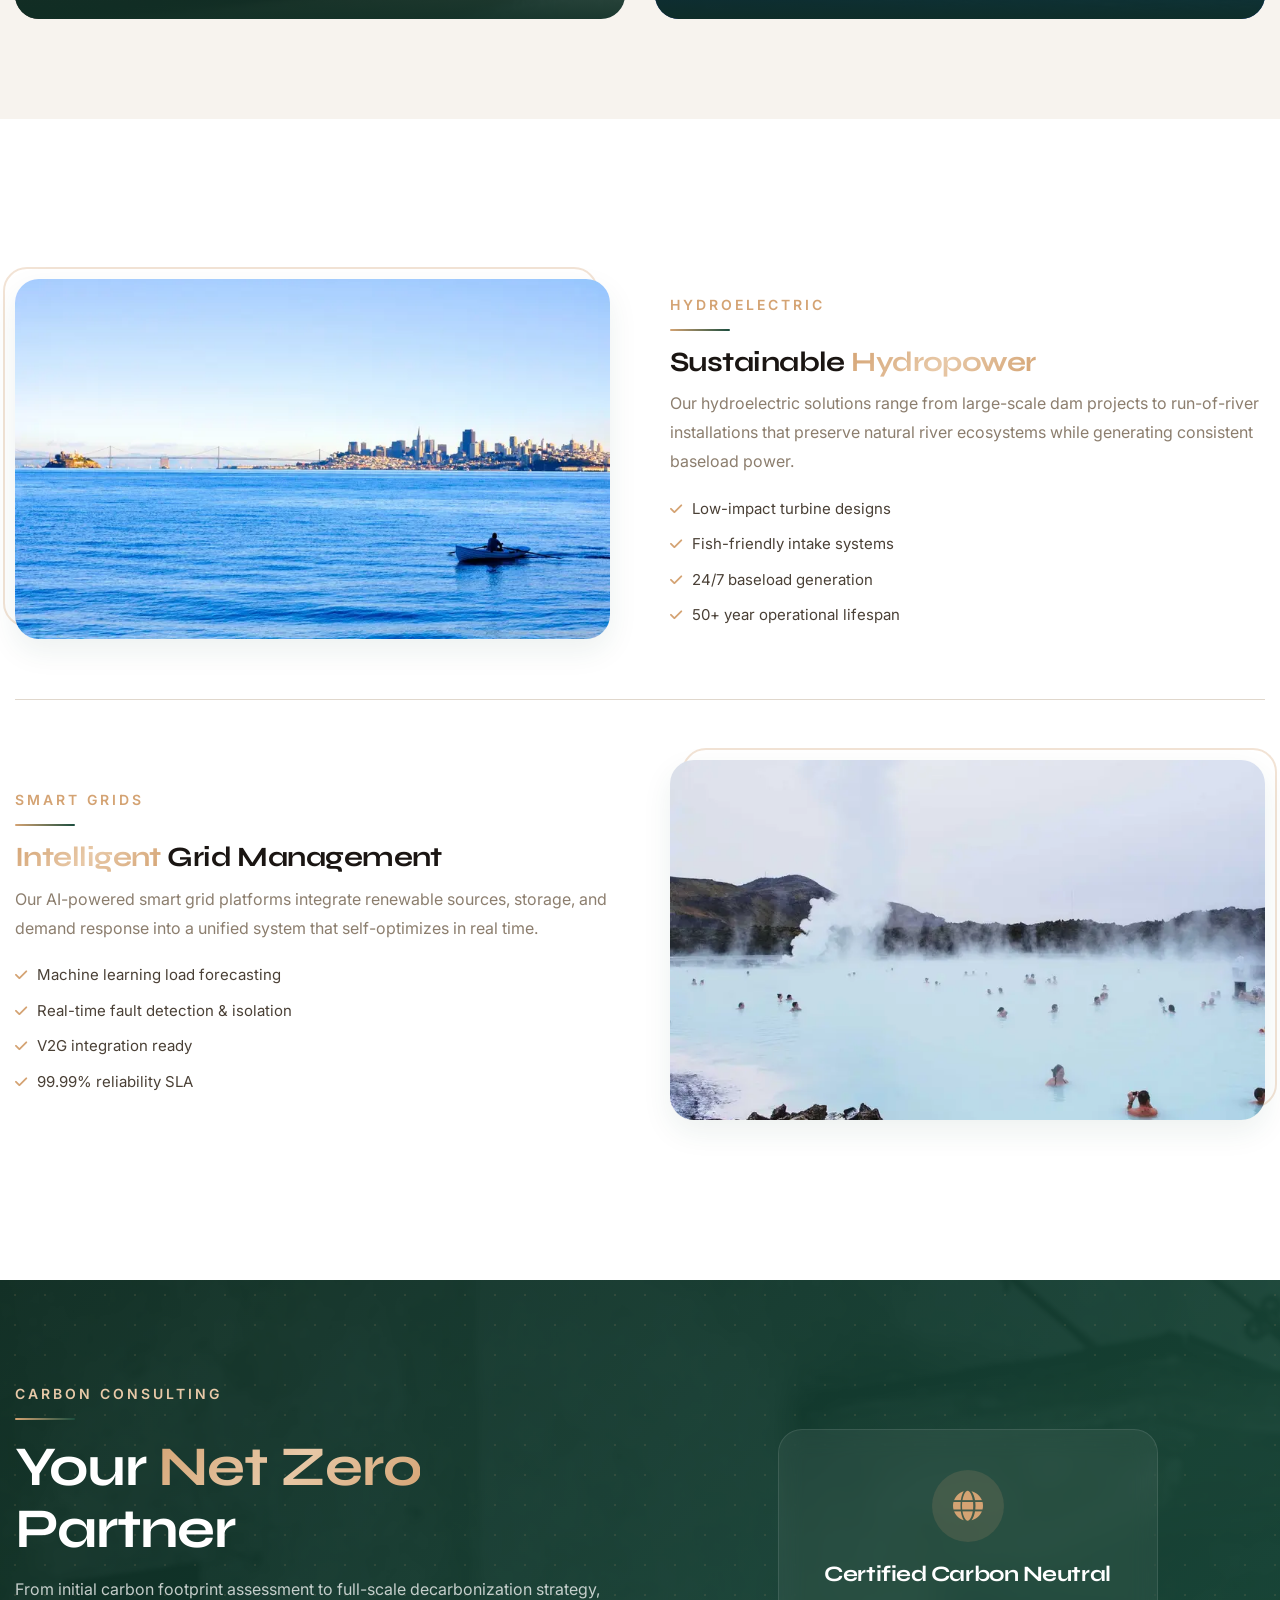
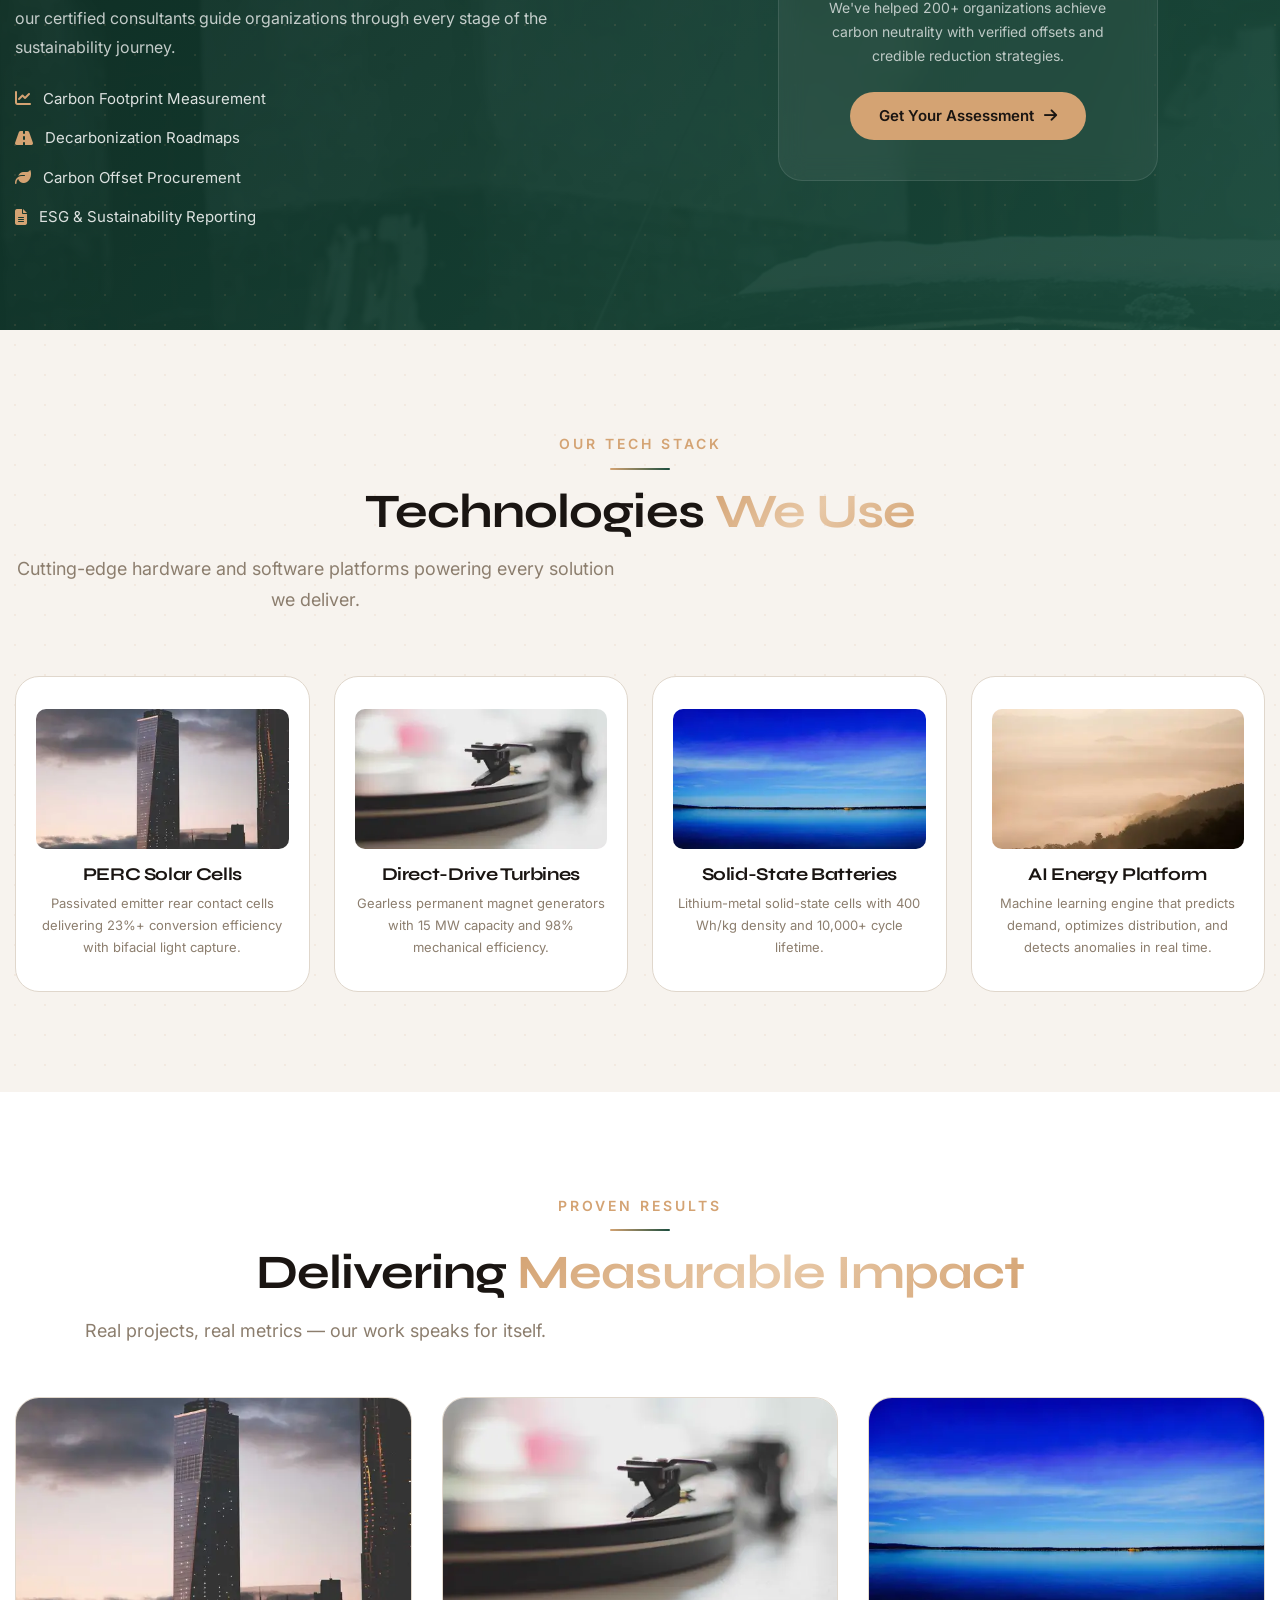
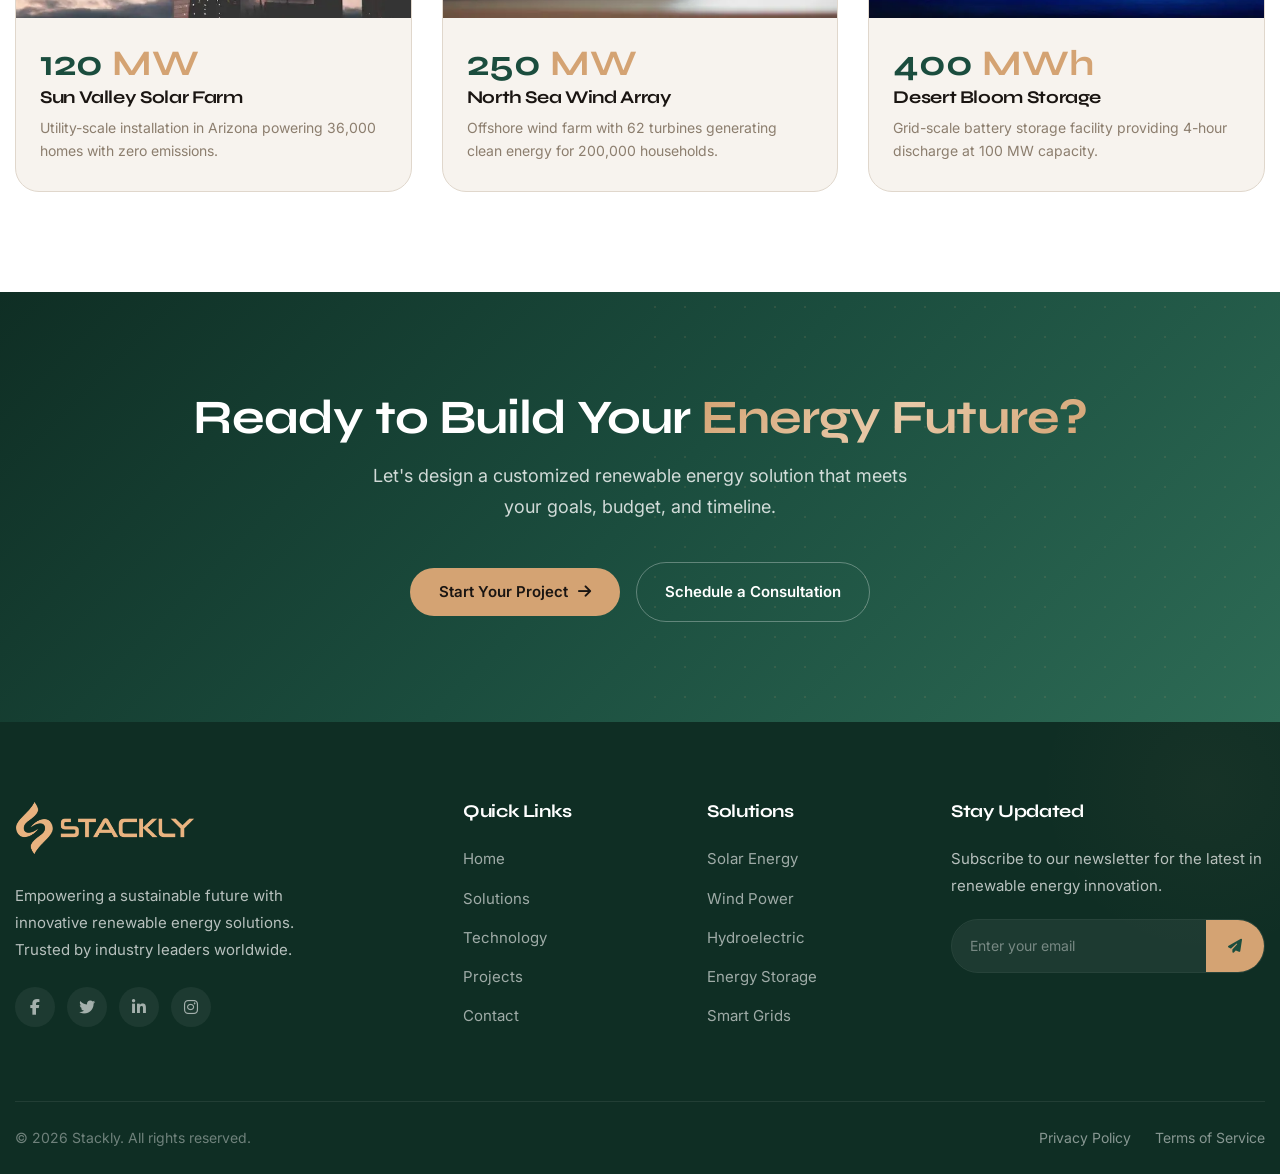
<file: solutions.html>
<!DOCTYPE html>
<html lang="en">

<head>
    <meta charset="UTF-8">
    <meta name="viewport" content="width=device-width, initial-scale=1.0">
    <title>Solutions — Stackly Renewable Energy</title>
    <meta name="description" content="Stackly — Premium Renewable Energy Solutions HTML Template">
    <link rel="icon" href="assets/images/favicon.png">
    <link rel="preconnect" href="https://fonts.googleapis.com">
    <link rel="preconnect" href="https://fonts.gstatic.com" crossorigin>
    <link href="https://fonts.googleapis.com/css2?family=Syne:wght@400;500;600;700;800&family=Inter:wght@300;400;500;600;700;800&display=swap" rel="stylesheet">
    <link rel="stylesheet" href="https://cdnjs.cloudflare.com/ajax/libs/font-awesome/6.5.0/css/all.min.css">
    <link rel="stylesheet" href="assets/css/style.css">
    <link rel="stylesheet" href="assets/css/header.css">
    <link rel="stylesheet" href="assets/css/solutions.css">
</head>

<body>

    <div class="page-wrapper">

        <header class="header">
            <div class="container">
                <nav class="nav">
                    <a href="index.html" class="logo">
                        <img src="assets/logo-stackly.webp" alt="Stackly Logo">
                    </a>

                    <div class="nav__menu" id="nav-menu">
                        <div class="nav__header">
                            <a href="index.html" class="logo">
                                <img src="assets/logo-stackly.webp" alt="Stackly Logo">
                            </a>
                            <button type="button" class="nav__close" id="nav-close" aria-label="Close Menu">
                                <i class="fa-solid fa-xmark"></i>
                            </button>
                        </div>

                        <ul class="nav__list">
                            <li class="nav__item">
                                <a href="index.html" class="nav__link">Home</a>
                            </li>
                            <li class="nav__item">
                                <a href="solutions.html" class="nav__link active">Solutions</a>
                            </li>
                            <li class="nav__item">
                                <a href="technology.html" class="nav__link">Technology</a>
                            </li>
                            <li class="nav__item">
                                <a href="projects.html" class="nav__link">Projects</a>
                            </li>
                            <li class="nav__item">
                                <a href="contact.html" class="nav__link">Contact</a>
                            </li>
                        </ul>

                        <div class="mobile__actions">
                            <a href="login.html" class="login__btn">Log In</a>
                            <a href="signup.html" class="primary-btn">Sign Up</a>
                        </div>
                    </div>

                    <div class="desktop__actions">
                        <a href="login.html" class="login__btn">Log In</a>
                        <a href="signup.html" class="primary-btn">Sign Up</a>
                    </div>

                    <button type="button" class="nav__toggle" id="nav-toggle" aria-label="Open Menu" aria-expanded="false">
                        <span></span>
                        <span></span>
                        <span></span>
                    </button>
                </nav>
            </div>
        </header>

        <div class="nav__overlay" id="nav-overlay"></div>

        <main class="main-content">

            <!-- Section 1: Hero -->
            <section class="solutions-hero" id="solutions-hero">
                <div class="solutions-hero__bg">
                    <img src="assets/images/picsum/renewable-1920x1080.webp" alt="Renewable Energy">
                </div>
                <div class="solutions-hero__glow"></div>
                <div class="dot-pattern"></div>
                <div class="container">
                    <div class="solutions-hero__inner">
                        <div class="solutions-hero__content">
                            <div class="solutions-hero__badge">End-to-End Solutions</div>
                            <h1 class="solutions-hero__title">Comprehensive <span>Renewable Energy</span> Solutions</h1>
                            <p class="solutions-hero__desc">From solar and wind to hydro, storage, and smart grids — we design, engineer, and deliver turnkey clean energy systems for businesses, governments, and communities worldwide.</p>
                            <div class="solutions-hero__stats">
                                <div>
                                    <span class="solutions-hero__stat-number">12K+</span>
                                    <span class="solutions-hero__stat-label">Projects</span>
                                </div>
                                <div>
                                    <span class="solutions-hero__stat-number">40+</span>
                                    <span class="solutions-hero__stat-label">Countries</span>
                                </div>
                                <div>
                                    <span class="solutions-hero__stat-number">500 MW</span>
                                    <span class="solutions-hero__stat-label">Capacity</span>
                                </div>
                            </div>
                        </div>
                        <div class="solutions-hero__visual">
                            <div class="solutions-hero__image-wrap">
                                <img src="assets/images/picsum/solar-600x700.webp" alt="Solar and Wind Energy">
                                <div class="solutions-hero__floating-card">
                                    <i class="fa-solid fa-bolt"></i>
                                    <span>500 MW Clean Energy</span>
                                </div>
                            </div>
                        </div>
                    </div>
                </div>
            </section>

            <!-- Section 2: Overview Grid -->
            <section class="solutions-overview section-padding">
                <div class="dot-pattern"></div>
                <div class="container">
                    <div class="solutions-overview__header reveal">
                        <span class="section-subtitle">What We Offer</span>
                        <div class="section-divider"></div>
                        <h2 class="section-title">Our <span class="gradient-text">Solutions</span></h2>
                        <p class="section-desc">Six integrated solution pillars covering the full spectrum of renewable energy technology.</p>
                    </div>
                    <div class="solutions-overview__grid">
                        <div class="solutions-overview__card reveal reveal-delay-1">
                            <div class="solutions-overview__icon"><i class="fa-solid fa-sun"></i></div>
                            <h3>Solar Energy</h3>
                            <p>End-to-end photovoltaic solutions for residential, commercial, and utility-scale projects with industry-leading efficiency.</p>
                            <span class="solutions-overview__tag">45+ GW Installed</span>
                        </div>
                        <div class="solutions-overview__card reveal reveal-delay-2">
                            <div class="solutions-overview__icon"><i class="fa-solid fa-wind"></i></div>
                            <h3>Wind Power</h3>
                            <p>Advanced onshore and offshore wind turbine installations engineered for maximum yield in diverse conditions.</p>
                            <span class="solutions-overview__tag">120+ Farms</span>
                        </div>
                        <div class="solutions-overview__card reveal reveal-delay-3">
                            <div class="solutions-overview__icon"><i class="fa-solid fa-water"></i></div>
                            <h3>Hydroelectric</h3>
                            <p>Run-of-river and dam-based hydro systems that deliver reliable baseload clean power around the clock.</p>
                            <span class="solutions-overview__tag">80+ Stations</span>
                        </div>
                        <div class="solutions-overview__card reveal reveal-delay-4">
                            <div class="solutions-overview__icon"><i class="fa-solid fa-battery-full"></i></div>
                            <h3>Energy Storage</h3>
                            <p>Next-generation battery storage systems enabling grid stability, peak shaving, and energy independence.</p>
                            <span class="solutions-overview__tag">2 GWh Deployed</span>
                        </div>
                        <div class="solutions-overview__card reveal reveal-delay-5">
                            <div class="solutions-overview__icon"><i class="fa-solid fa-industry"></i></div>
                            <h3>Smart Grids</h3>
                            <p>AI-driven grid management platforms that optimize distribution, reduce waste, and improve reliability.</p>
                            <span class="solutions-overview__tag">300+ Grids</span>
                        </div>
                        <div class="solutions-overview__card reveal reveal-delay-1">
                            <div class="solutions-overview__icon"><i class="fa-solid fa-leaf"></i></div>
                            <h3>Carbon Consulting</h3>
                            <p>Strategic advisory for carbon measurement, reduction roadmaps, offsets, and sustainability reporting.</p>
                            <span class="solutions-overview__tag">200+ Clients</span>
                        </div>
                    </div>
                </div>
            </section>

            <!-- Section 3: Solar Deep Dive -->
            <section class="solutions-solar section-padding">
                <div class="container">
                    <div class="solutions-solar__inner">
                        <div class="solutions-solar__media reveal">
                            <img src="assets/images/picsum/solar-800x600.webp" alt="Solar Panel Installation" class="solutions-solar__image-main">
                            <div class="solutions-solar__badge">
                                <span class="solutions-solar__badge-number">99.7%</span>
                                <span class="solutions-solar__badge-label">Uptime Rate</span>
                            </div>
                        </div>
                        <div class="solutions-solar__content reveal reveal-delay-1">
                            <span class="section-subtitle">Solar Energy</span>
                            <div class="section-divider-left"></div>
                            <h2>Harness the <span class="gradient-text">Power of the Sun</span></h2>
                            <p>Our solar division delivers end-to-end photovoltaic solutions spanning residential rooftops to utility-scale solar farms. Using monocrystalline PERC technology with bifacial modules, we achieve conversion efficiencies exceeding 23% — among the highest in the industry.</p>
                            <div class="solutions-solar__features">
                                <div class="solutions-solar__feature">
                                    <i class="fa-solid fa-circle-check"></i>
                                    Monocrystalline PERC Panels
                                </div>
                                <div class="solutions-solar__feature">
                                    <i class="fa-solid fa-circle-check"></i>
                                    Bifacial Module Technology
                                </div>
                                <div class="solutions-solar__feature">
                                    <i class="fa-solid fa-circle-check"></i>
                                    AI-Optimized Tracking Systems
                                </div>
                                <div class="solutions-solar__feature">
                                    <i class="fa-solid fa-circle-check"></i>
                                    25-Year Performance Warranty
                                </div>
                                <div class="solutions-solar__feature">
                                    <i class="fa-solid fa-circle-check"></i>
                                    Micro-Inverter Architecture
                                </div>
                                <div class="solutions-solar__feature">
                                    <i class="fa-solid fa-circle-check"></i>
                                    Real-Time Monitoring Platform
                                </div>
                            </div>
                        </div>
                    </div>
                </div>
            </section>

            <!-- Section 4: Wind + Storage Split -->
            <section class="solutions-split section-padding">
                <div class="container">
                    <div class="solutions-split__grid">
                        <div class="solutions-split__card reveal">
                            <img src="assets/images/picsum/wind-800x1000.webp" alt="Wind Farm" class="solutions-split__card-img">
                            <div class="solutions-split__card-overlay"></div>
                            <div class="solutions-split__card-content">
                                <div class="solutions-split__card-icon"><i class="fa-solid fa-wind"></i></div>
                                <h3>Wind Power</h3>
                                <p>Next-generation turbines with 15 MW+ capacity, designed for both onshore and offshore environments with minimal ecological impact.</p>
                                <span class="solutions-split__stat"><i class="fa-solid fa-arrow-up"></i> 3.2 GW Annual Output</span>
                            </div>
                        </div>
                        <div class="solutions-split__card reveal reveal-delay-1">
                            <img src="assets/images/picsum/battery-800x1000.webp" alt="Energy Storage" class="solutions-split__card-img">
                            <div class="solutions-split__card-overlay"></div>
                            <div class="solutions-split__card-content">
                                <div class="solutions-split__card-icon"><i class="fa-solid fa-battery-full"></i></div>
                                <h3>Energy Storage</h3>
                                <p>Solid-state and lithium-ion storage systems with advanced thermal management, delivering 3x energy density and ultra-fast response times.</p>
                                <span class="solutions-split__stat"><i class="fa-solid fa-arrow-up"></i> 2 GWh Deployed</span>
                            </div>
                        </div>
                    </div>
                </div>
            </section>

            <!-- Section 5: Hydro + Smart Grids Zigzag -->
            <section class="solutions-zigzag section-padding">
                <div class="container">
                    <div class="solutions-zigzag__item reveal">
                        <div class="solutions-zigzag__media">
                            <div class="solutions-zigzag__media-accent"></div>
                            <img src="assets/images/picsum/hydroelectric-800x500.webp" alt="Hydroelectric Dam" class="solutions-zigzag__img">
                        </div>
                        <div class="solutions-zigzag__content">
                            <span class="section-subtitle">Hydroelectric</span>
                            <div class="section-divider-left"></div>
                            <h3>Sustainable <span class="gradient-text">Hydropower</span></h3>
                            <p>Our hydroelectric solutions range from large-scale dam projects to run-of-river installations that preserve natural river ecosystems while generating consistent baseload power.</p>
                            <ul class="solutions-zigzag__list">
                                <li><i class="fa-solid fa-check"></i> Low-impact turbine designs</li>
                                <li><i class="fa-solid fa-check"></i> Fish-friendly intake systems</li>
                                <li><i class="fa-solid fa-check"></i> 24/7 baseload generation</li>
                                <li><i class="fa-solid fa-check"></i> 50+ year operational lifespan</li>
                            </ul>
                        </div>
                    </div>
                    <div class="solutions-zigzag__item reveal reveal-delay-1">
                        <div class="solutions-zigzag__media">
                            <div class="solutions-zigzag__media-accent"></div>
                            <img src="assets/images/picsum/smart-800x500.webp" alt="Smart Grid" class="solutions-zigzag__img">
                        </div>
                        <div class="solutions-zigzag__content">
                            <span class="section-subtitle">Smart Grids</span>
                            <div class="section-divider-left"></div>
                            <h3><span class="gradient-text">Intelligent</span> Grid Management</h3>
                            <p>Our AI-powered smart grid platforms integrate renewable sources, storage, and demand response into a unified system that self-optimizes in real time.</p>
                            <ul class="solutions-zigzag__list">
                                <li><i class="fa-solid fa-check"></i> Machine learning load forecasting</li>
                                <li><i class="fa-solid fa-check"></i> Real-time fault detection & isolation</li>
                                <li><i class="fa-solid fa-check"></i> V2G integration ready</li>
                                <li><i class="fa-solid fa-check"></i> 99.99% reliability SLA</li>
                            </ul>
                        </div>
                    </div>
                </div>
            </section>

            <!-- Section 6: Carbon Consulting Banner -->
            <section class="solutions-carbon section-padding">
                <div class="solutions-carbon__bg">
                    <img src="assets/images/picsum/forest-1920x800.webp" alt="Sustainability">
                </div>
                <div class="dot-pattern"></div>
                <div class="container">
                    <div class="solutions-carbon__inner">
                        <div class="solutions-carbon__content reveal">
                            <span class="section-subtitle" style="color: var(--accent-light);">Carbon Consulting</span>
                            <div class="section-divider-left"></div>
                            <h2 style="color: var(--white);">Your <span class="gradient-text">Net Zero</span> Partner</h2>
                            <p>From initial carbon footprint assessment to full-scale decarbonization strategy, our certified consultants guide organizations through every stage of the sustainability journey.</p>
                            <ul class="solutions-carbon__list">
                                <li><i class="fa-solid fa-chart-line"></i> Carbon Footprint Measurement</li>
                                <li><i class="fa-solid fa-road"></i> Decarbonization Roadmaps</li>
                                <li><i class="fa-solid fa-leaf"></i> Carbon Offset Procurement</li>
                                <li><i class="fa-solid fa-file-lines"></i> ESG & Sustainability Reporting</li>
                            </ul>
                        </div>
                        <div class="solutions-carbon__visual reveal reveal-delay-1">
                            <div class="solutions-carbon__card">
                                <div class="solutions-carbon__card-icon"><i class="fa-solid fa-globe"></i></div>
                                <h4>Certified Carbon Neutral</h4>
                                <p>We've helped 200+ organizations achieve carbon neutrality with verified offsets and credible reduction strategies.</p>
                                <a href="404.html" class="primary-btn">Get Your Assessment <i class="fa-solid fa-arrow-right"></i></a>
                            </div>
                        </div>
                    </div>
                </div>
            </section>

            <!-- Section 7: Technologies -->
            <section class="solutions-tech section-padding">
                <div class="dot-pattern"></div>
                <div class="container">
                    <div class="solutions-tech__header reveal">
                        <span class="section-subtitle">Our Tech Stack</span>
                        <div class="section-divider"></div>
                        <h2 class="section-title">Technologies <span class="gradient-text">We Use</span></h2>
                        <p class="section-desc">Cutting-edge hardware and software platforms powering every solution we deliver.</p>
                    </div>
                    <div class="solutions-tech__grid">
                        <div class="solutions-tech__card reveal reveal-delay-1">
                            <img src="assets/images/picsum/solar-400x300.webp" alt="Solar Tech" class="solutions-tech__card-img">
                            <h4>PERC Solar Cells</h4>
                            <p>Passivated emitter rear contact cells delivering 23%+ conversion efficiency with bifacial light capture.</p>
                        </div>
                        <div class="solutions-tech__card reveal reveal-delay-2">
                            <img src="assets/images/picsum/wind-400x300.webp" alt="Wind Tech" class="solutions-tech__card-img">
                            <h4>Direct-Drive Turbines</h4>
                            <p>Gearless permanent magnet generators with 15 MW capacity and 98% mechanical efficiency.</p>
                        </div>
                        <div class="solutions-tech__card reveal reveal-delay-3">
                            <img src="assets/images/picsum/battery-400x300.webp" alt="Battery Tech" class="solutions-tech__card-img">
                            <h4>Solid-State Batteries</h4>
                            <p>Lithium-metal solid-state cells with 400 Wh/kg density and 10,000+ cycle lifetime.</p>
                        </div>
                        <div class="solutions-tech__card reveal reveal-delay-4">
                            <img src="assets/images/picsum/ai-400x300.webp" alt="AI Tech" class="solutions-tech__card-img">
                            <h4>AI Energy Platform</h4>
                            <p>Machine learning engine that predicts demand, optimizes distribution, and detects anomalies in real time.</p>
                        </div>
                    </div>
                </div>
            </section>

            <!-- Section 8: Results -->
            <section class="solutions-results section-padding">
                <div class="container">
                    <div class="solutions-results__header reveal">
                        <span class="section-subtitle">Proven Results</span>
                        <div class="section-divider"></div>
                        <h2 class="section-title">Delivering <span class="gradient-text">Measurable Impact</span></h2>
                        <p class="section-desc">Real projects, real metrics — our work speaks for itself.</p>
                    </div>
                    <div class="solutions-results__grid">
                        <div class="solutions-results__card reveal reveal-delay-1">
                            <img src="assets/images/picsum/solar-600x400.webp" alt="Solar Farm" class="solutions-results__card-img">
                            <div class="solutions-results__card-body">
                                <span class="solutions-results__card-stat">120 <span class="accent">MW</span></span>
                                <h4>Sun Valley Solar Farm</h4>
                                <p>Utility-scale installation in Arizona powering 36,000 homes with zero emissions.</p>
                            </div>
                        </div>
                        <div class="solutions-results__card reveal reveal-delay-2">
                            <img src="assets/images/picsum/wind-600x400.webp" alt="Wind Farm" class="solutions-results__card-img">
                            <div class="solutions-results__card-body">
                                <span class="solutions-results__card-stat">250 <span class="accent">MW</span></span>
                                <h4>North Sea Wind Array</h4>
                                <p>Offshore wind farm with 62 turbines generating clean energy for 200,000 households.</p>
                            </div>
                        </div>
                        <div class="solutions-results__card reveal reveal-delay-3">
                            <img src="assets/images/picsum/battery-600x400.webp" alt="Battery Storage" class="solutions-results__card-img">
                            <div class="solutions-results__card-body">
                                <span class="solutions-results__card-stat">400 <span class="accent">MWh</span></span>
                                <h4>Desert Bloom Storage</h4>
                                <p>Grid-scale battery storage facility providing 4-hour discharge at 100 MW capacity.</p>
                            </div>
                        </div>
                    </div>
                </div>
            </section>

            <!-- Section 9: CTA -->
            <section class="solutions-cta">
                <div class="dot-pattern"></div>
                <div class="container">
                    <h2 class="solutions-cta__title reveal">Ready to Build Your <span class="gradient-text">Energy Future?</span></h2>
                    <p class="solutions-cta__desc reveal reveal-delay-1">Let's design a customized renewable energy solution that meets your goals, budget, and timeline.</p>
                    <div class="solutions-cta__actions reveal reveal-delay-2">
                        <a href="404.html" class="primary-btn">Start Your Project <i class="fa-solid fa-arrow-right"></i></a>
                        <a href="404.html" class="secondary-btn">Schedule a Consultation</a>
                    </div>
                </div>
            </section>

        </main>

        <footer class="site-footer">
            <div class="container">
                <div class="footer__grid">
                    <div class="footer__brand">
                        <a href="index.html" class="logo">
                            <img src="assets/logo-stackly.webp" alt="Stackly Logo">
                        </a>
                        <p>Empowering a sustainable future with innovative renewable energy solutions. Trusted by industry leaders worldwide.</p>
                        <div class="footer__social">
                            <a href="404.html" aria-label="Facebook"><i class="fa-brands fa-facebook-f"></i></a>
                            <a href="404.html" aria-label="Twitter"><i class="fa-brands fa-twitter"></i></a>
                            <a href="404.html" aria-label="LinkedIn"><i class="fa-brands fa-linkedin-in"></i></a>
                            <a href="404.html" aria-label="Instagram"><i class="fa-brands fa-instagram"></i></a>
                        </div>
                    </div>
                    <div>
                        <h4 class="footer__heading">Quick Links</h4>
                        <ul class="footer__links">
                            <li><a href="index.html">Home</a></li>
                            <li><a href="solutions.html">Solutions</a></li>
                            <li><a href="technology.html">Technology</a></li>
                            <li><a href="projects.html">Projects</a></li>
                            <li><a href="contact.html">Contact</a></li>
                        </ul>
                    </div>
                    <div>
                        <h4 class="footer__heading">Solutions</h4>
                        <ul class="footer__links">
                            <li><a href="404.html">Solar Energy</a></li>
                            <li><a href="404.html">Wind Power</a></li>
                            <li><a href="404.html">Hydroelectric</a></li>
                            <li><a href="404.html">Energy Storage</a></li>
                            <li><a href="404.html">Smart Grids</a></li>
                        </ul>
                    </div>
                    <div class="footer__newsletter">
                        <h4 class="footer__heading">Stay Updated</h4>
                        <p>Subscribe to our newsletter for the latest in renewable energy innovation.</p>
                        <form class="footer__form" onsubmit="return handleNewsletter(this)">
                            <input type="email" placeholder="Enter your email" required>
                            <button type="submit"><i class="fa-solid fa-paper-plane"></i></button>
                        </form>
                        <div class="footer__success" id="footerSuccess"></div>
                    </div>
                </div>
                <div class="footer__bottom">
                    <span>&copy; 2026 Stackly. All rights reserved.</span>
                    <div>
                        <a href="404.html">Privacy Policy</a>
                        <a href="404.html">Terms of Service</a>
                    </div>
                </div>
            </div>
        </footer>

    </div>

    <script src="assets/js/header.js"></script>
    <script src="assets/js/counter.js"></script>
    <script>
        function handleNewsletter(form) {
            const input = form.querySelector('input[type="email"]');
            const msg = document.getElementById('footerSuccess');
            const email = input.value.trim();
            const re = /^[^\s@]+@[^\s@]+\.[^\s@]+$/;
            if (!email || !re.test(email)) {
                input.focus();
                msg.textContent = 'Please enter a valid email address.';
                msg.className = 'footer__success footer__success--error';
                msg.style.display = 'flex';
                setTimeout(() => { msg.style.display = 'none'; }, 3000);
                return false;
            }
            msg.textContent = 'Thank you! You\'ve been subscribed.';
            msg.className = 'footer__success';
            msg.style.display = 'flex';
            setTimeout(() => { msg.style.display = 'none'; }, 3000);
            form.reset();
            return false;
        }
    </script>

</body>

</html>
</file>
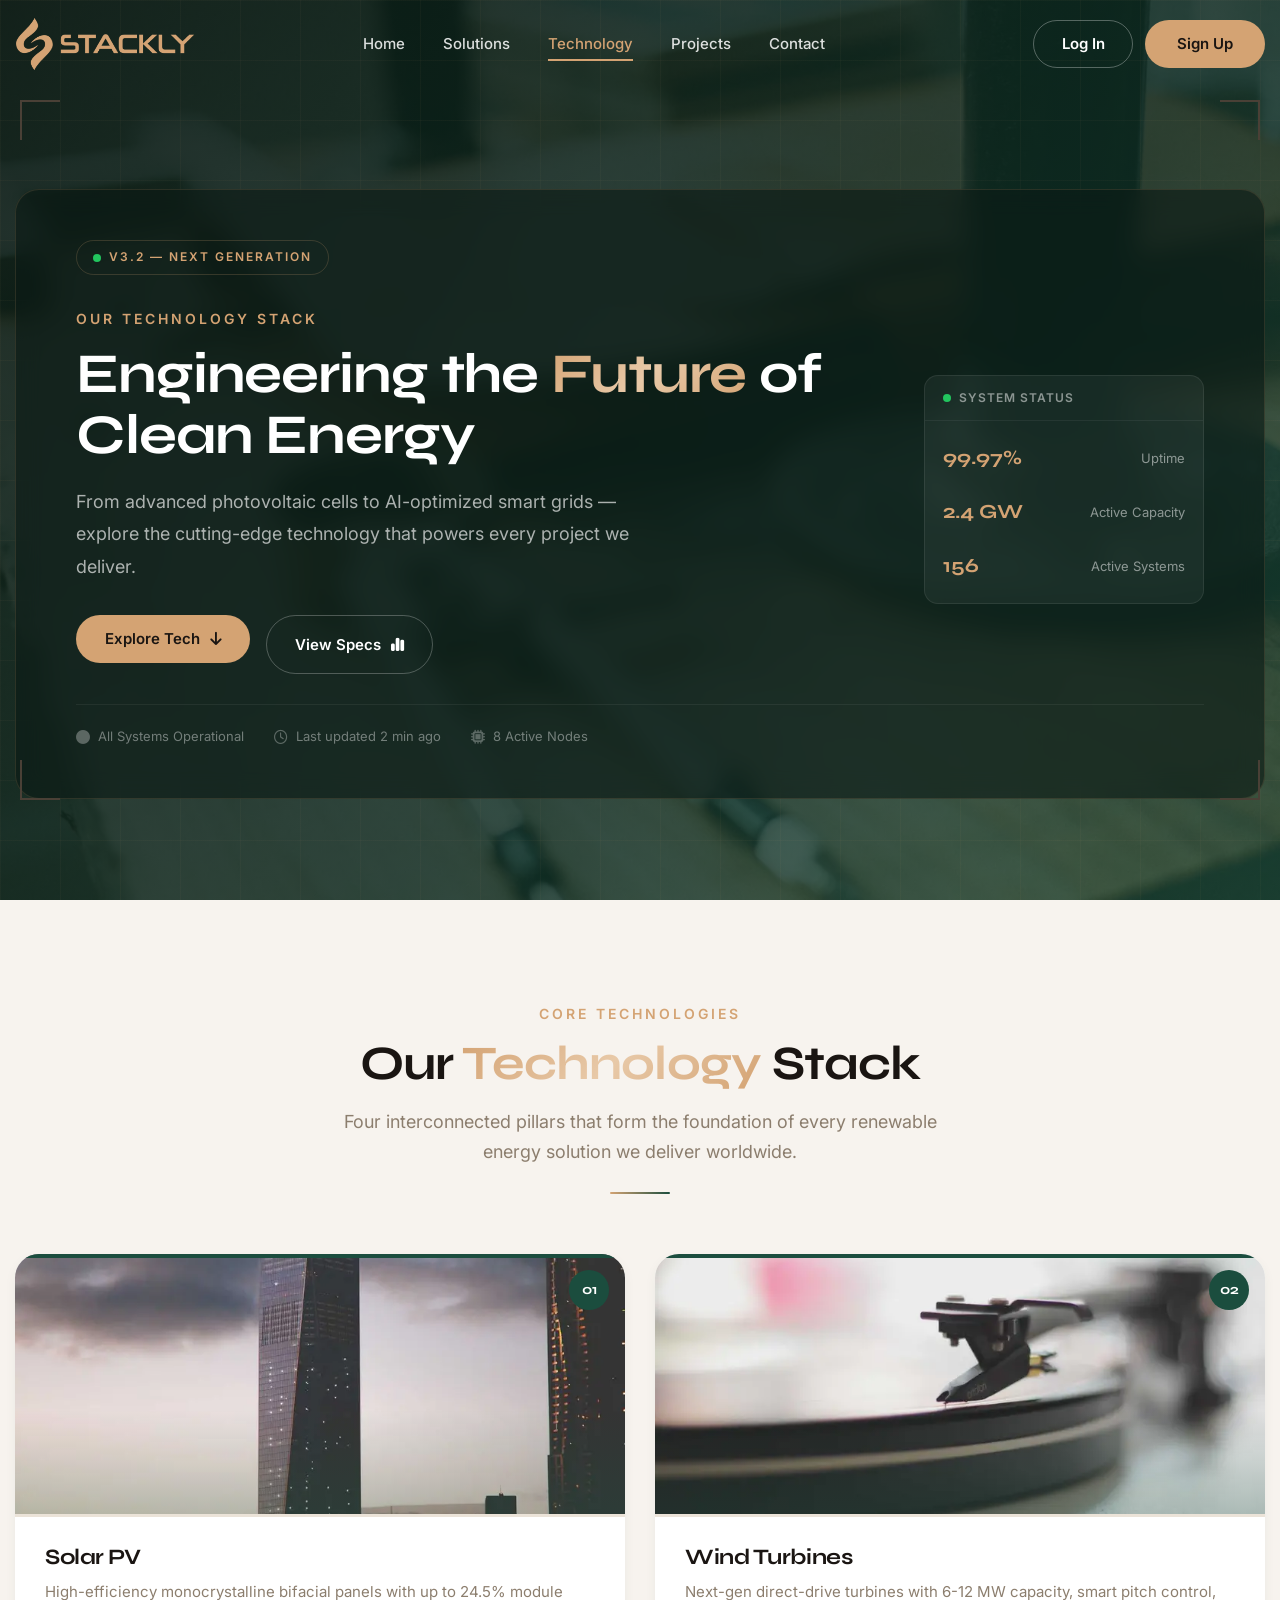
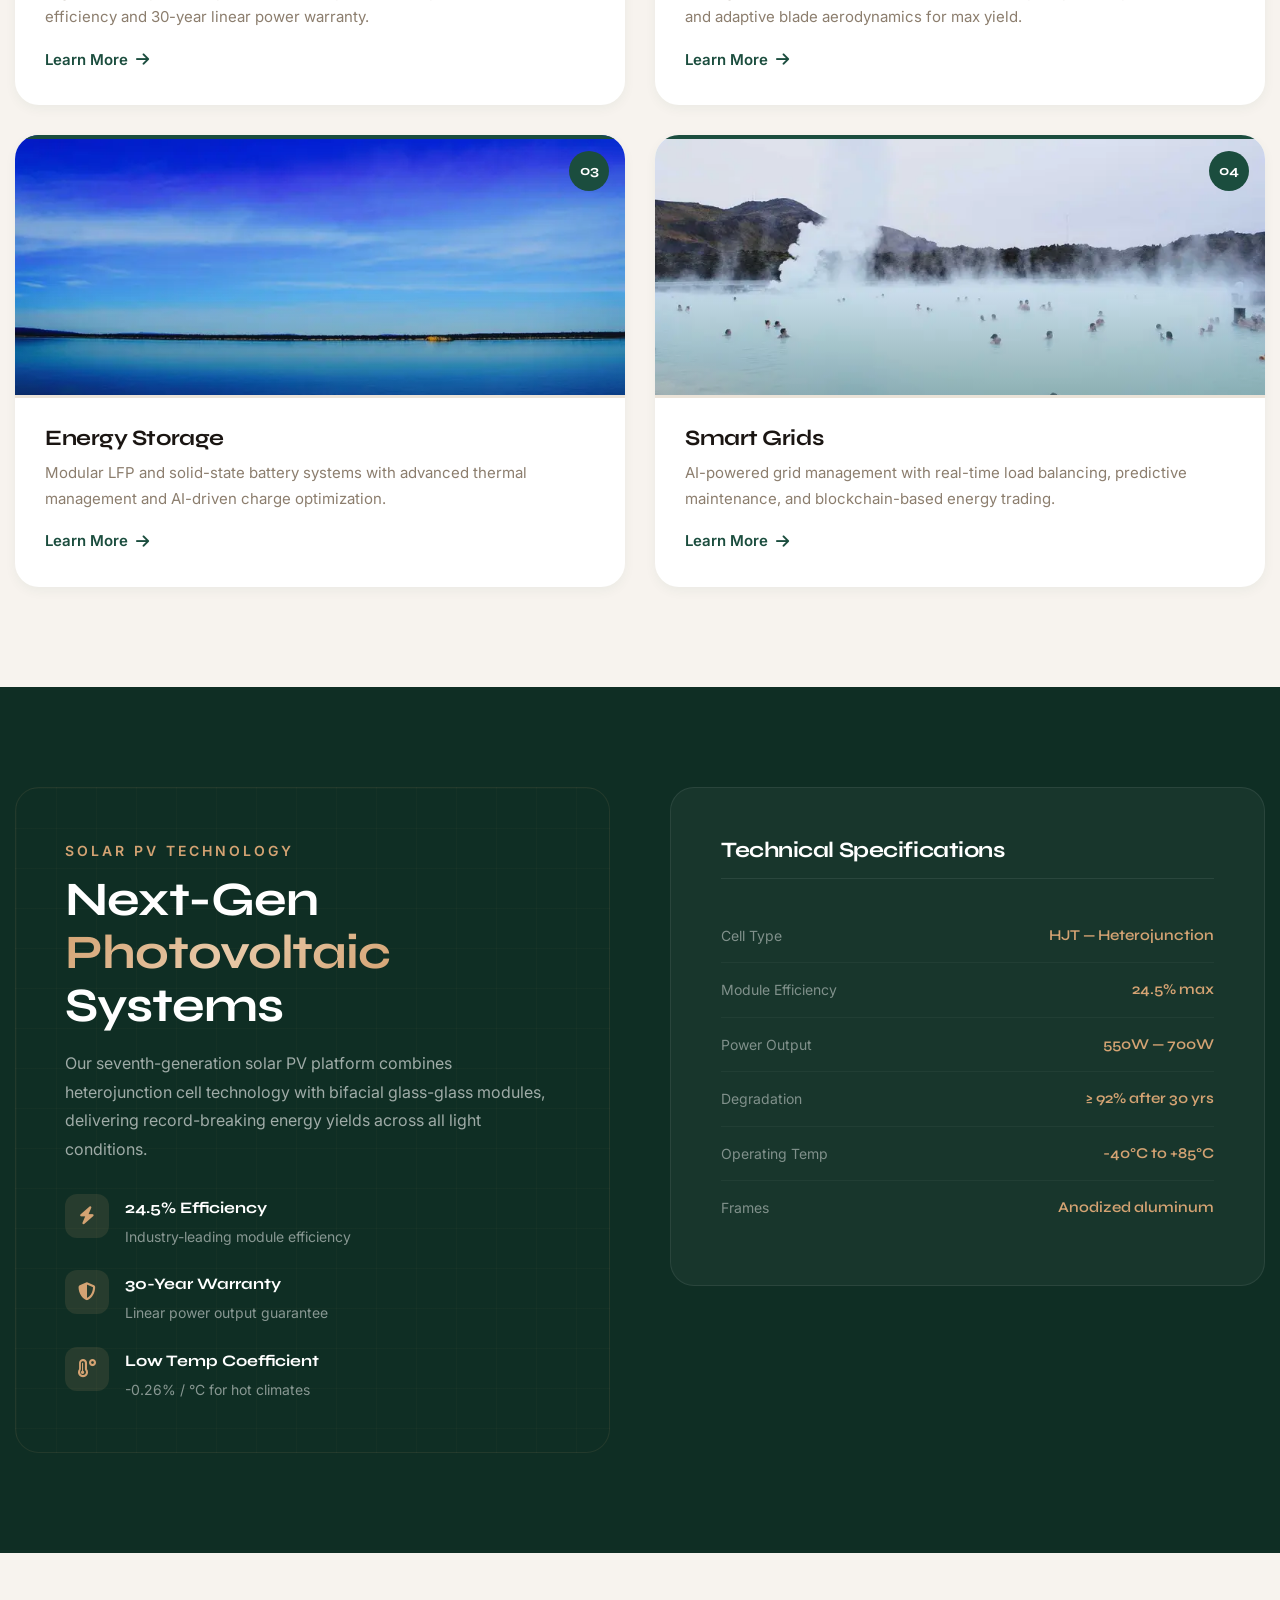
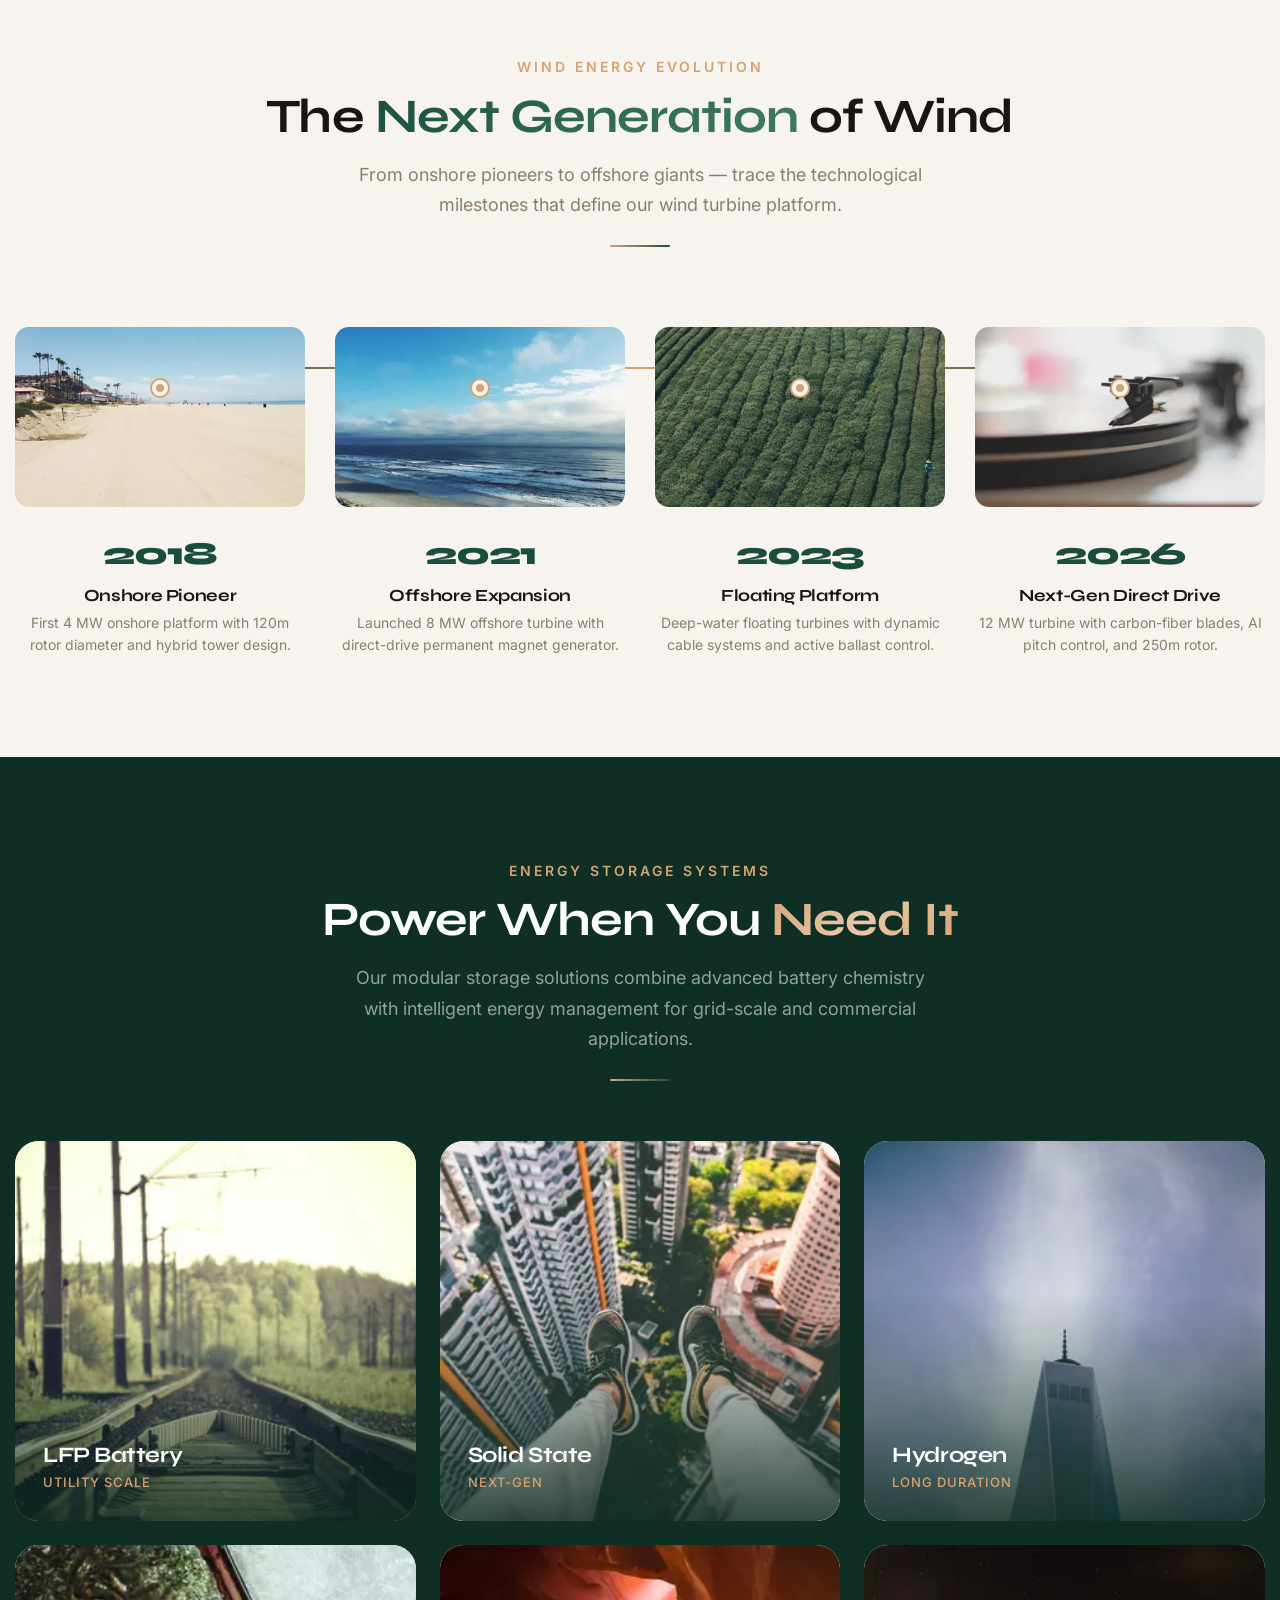
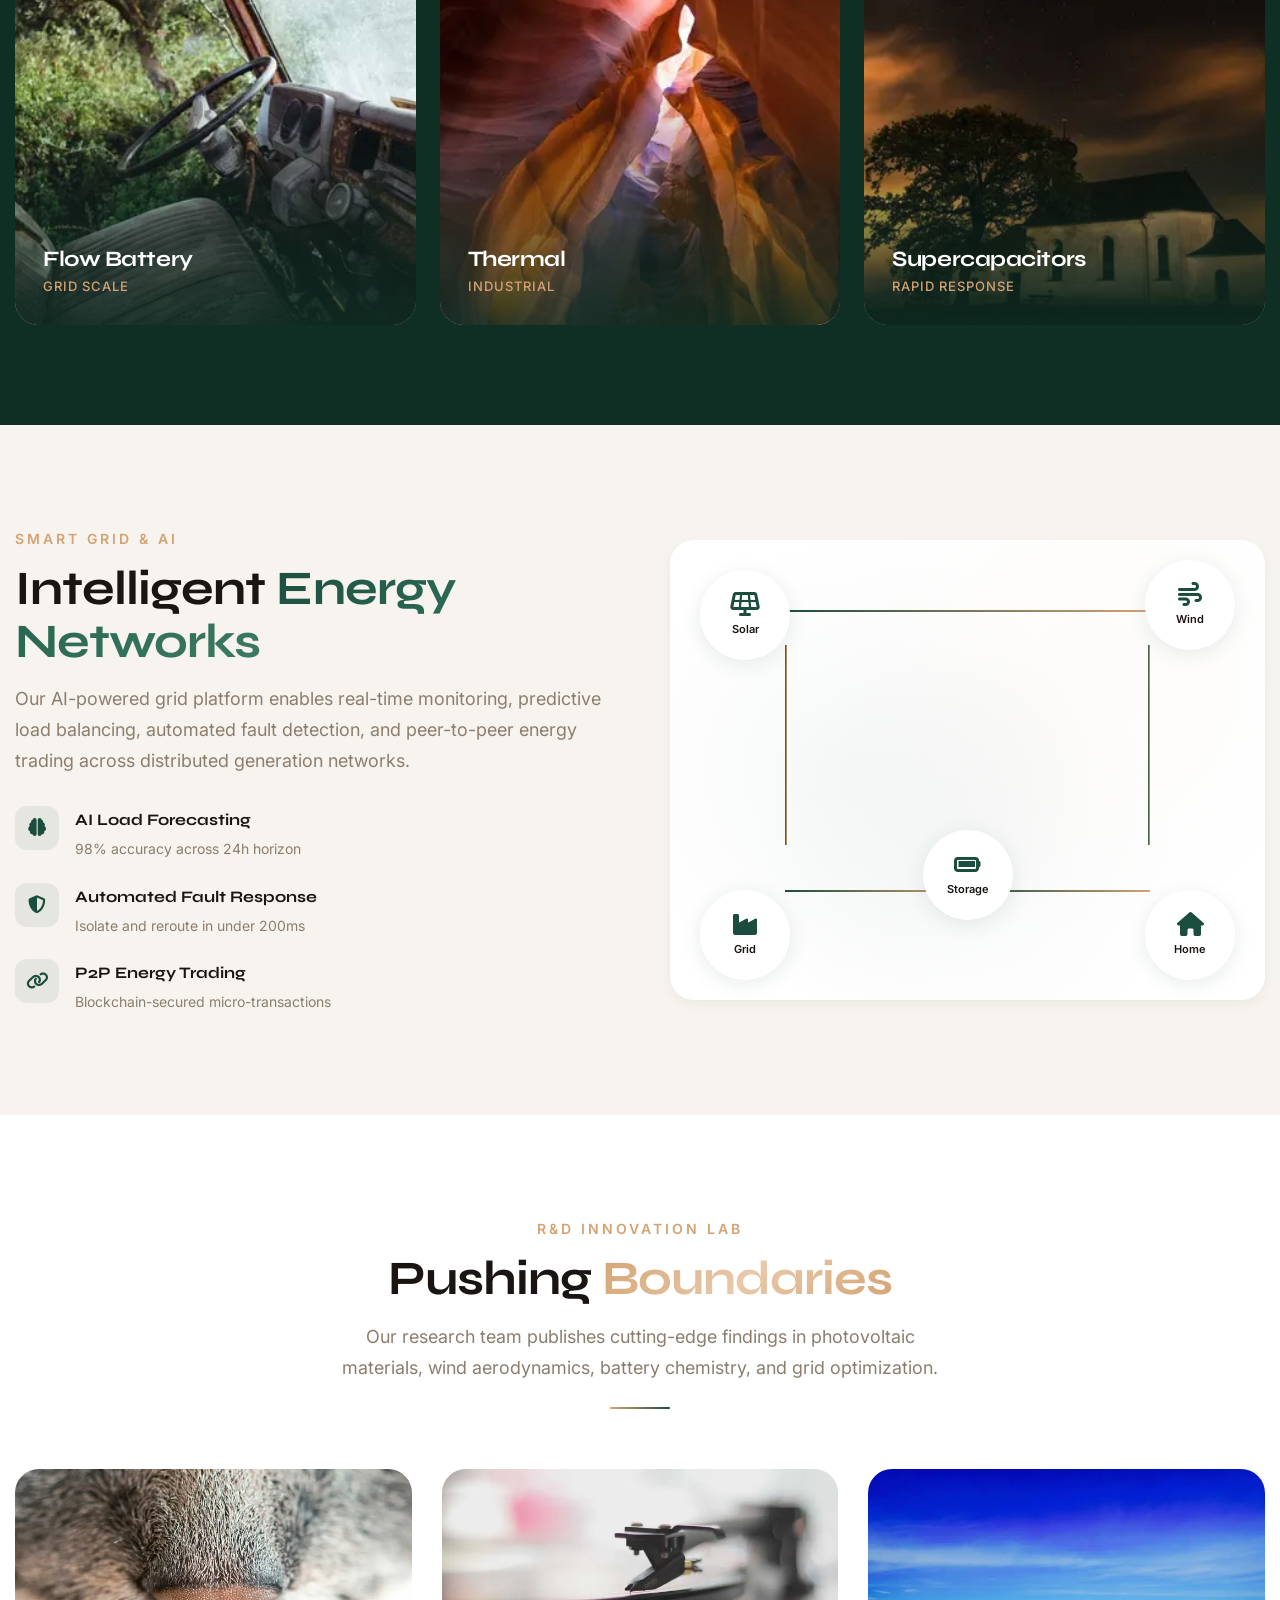
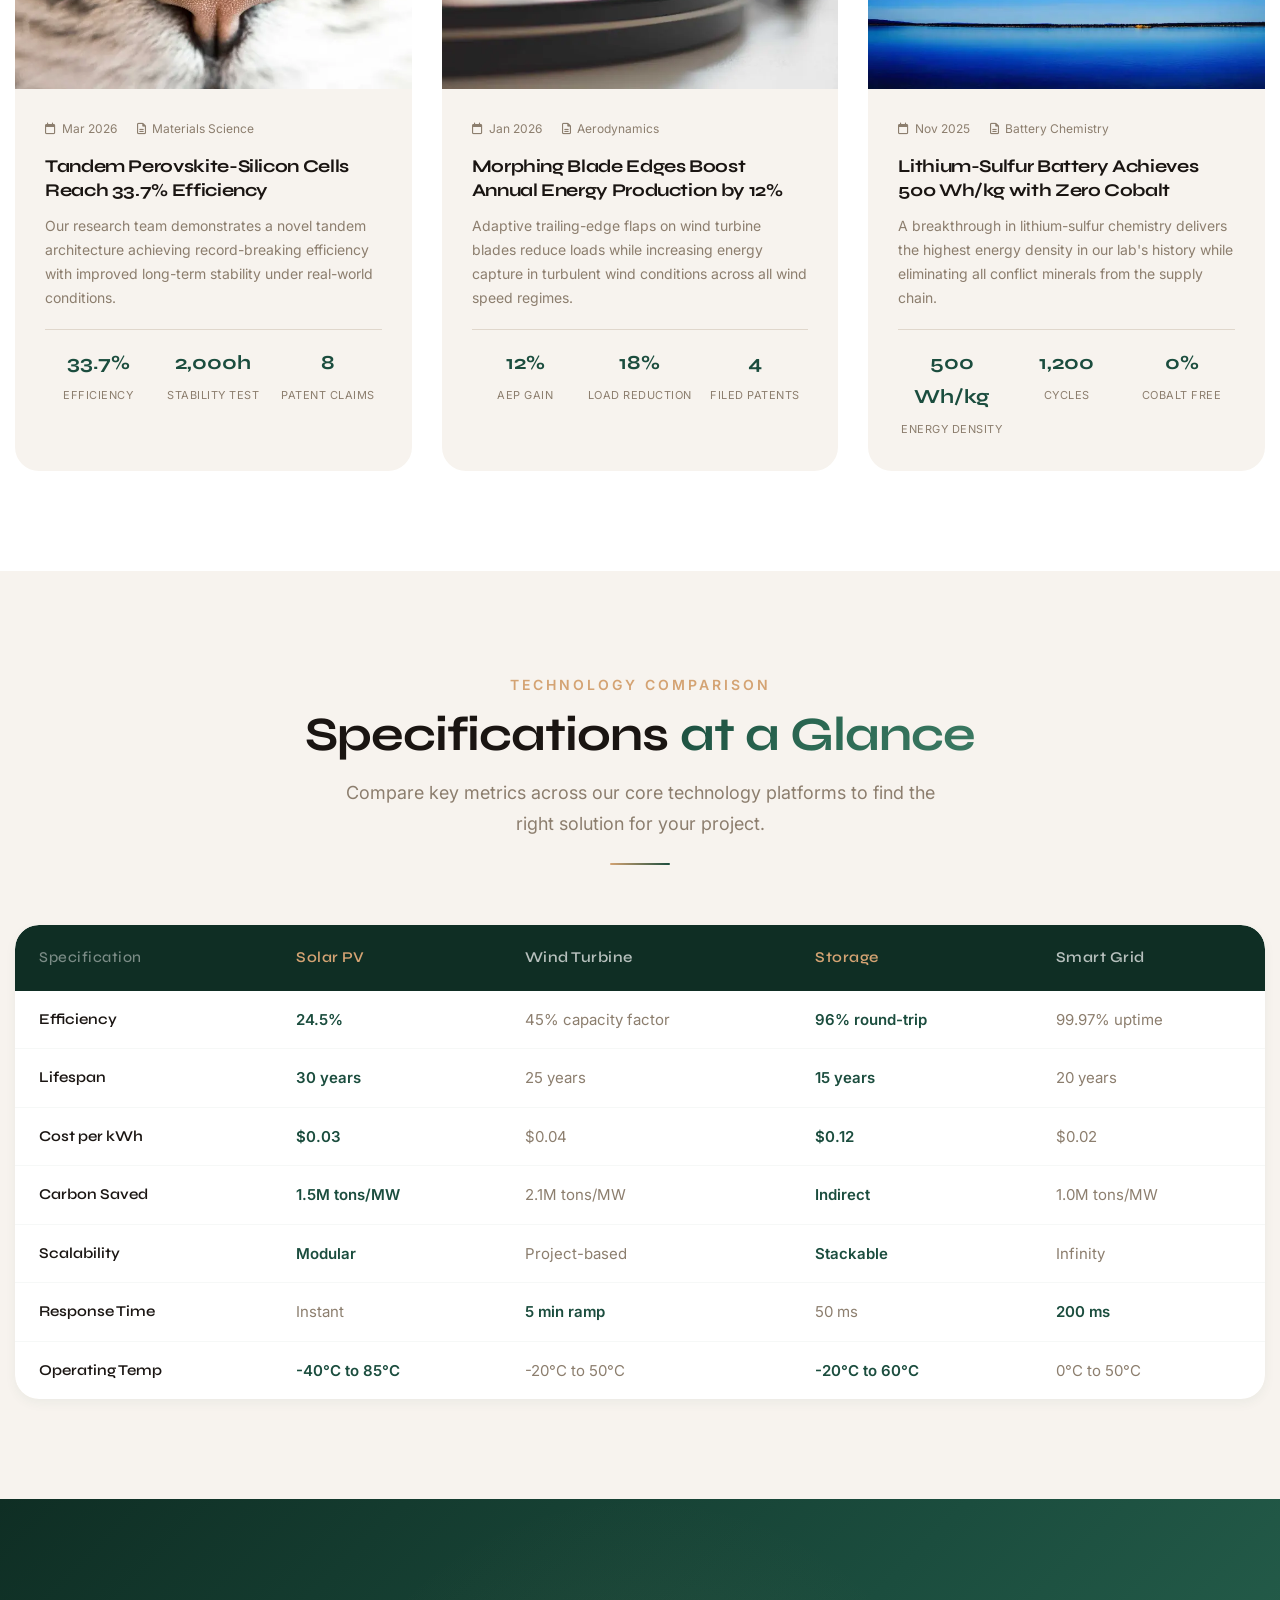
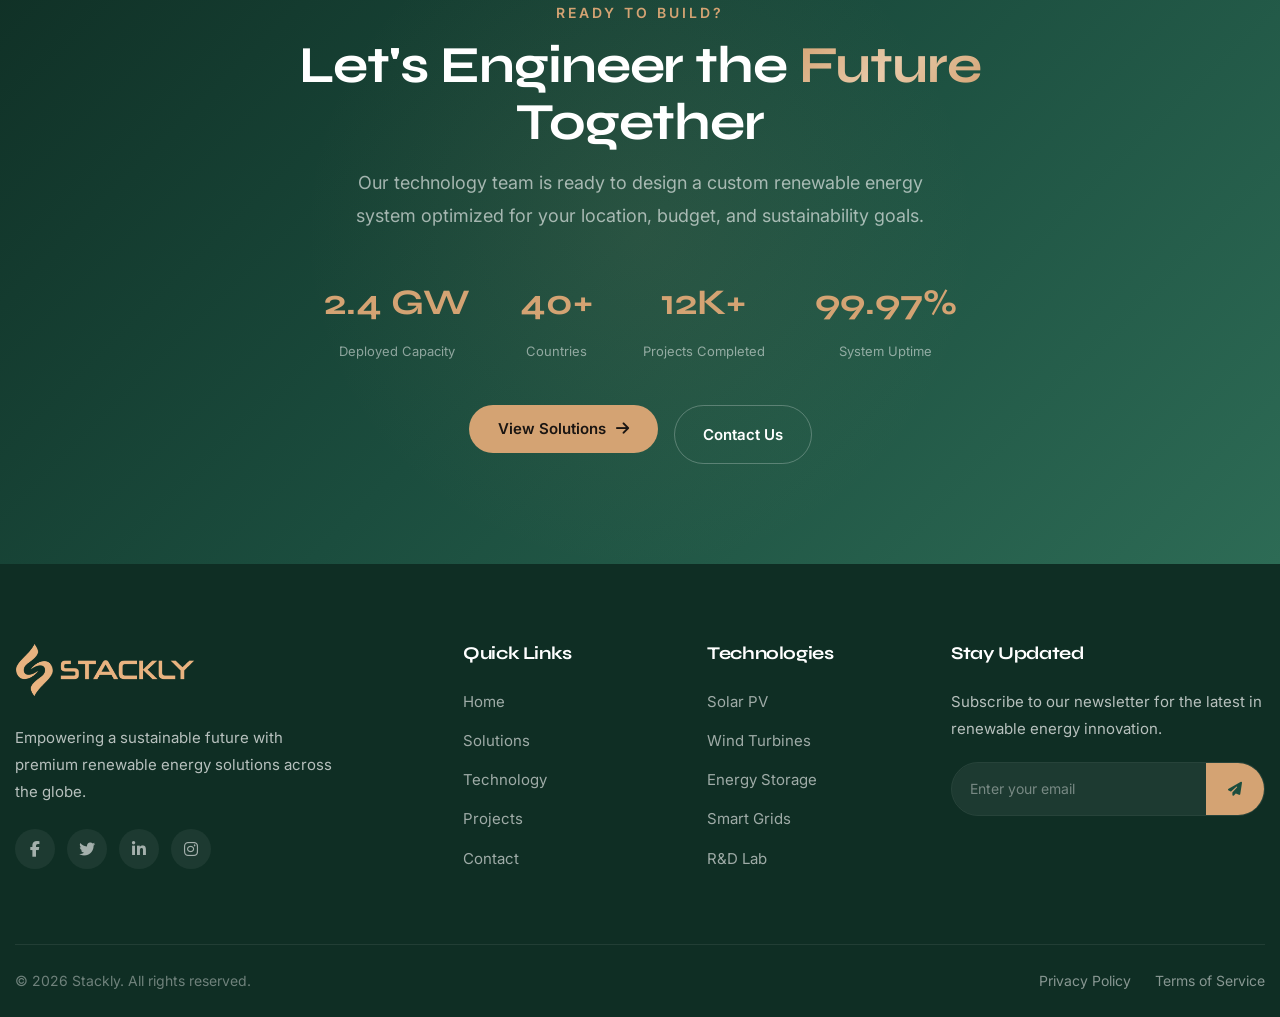
<file: technology.html>
<!DOCTYPE html>
<html lang="en">

<head>
    <meta charset="UTF-8">
    <meta name="viewport" content="width=device-width, initial-scale=1.0">
    <title>Technology — Stackly Renewable Energy</title>
    <meta name="description" content="Explore Stackly's cutting-edge renewable energy technology stack — solar PV, wind, storage, smart grids, and R&D innovation.">
    <link rel="icon" href="assets/images/favicon.png">
    <link rel="preconnect" href="https://fonts.googleapis.com">
    <link rel="preconnect" href="https://fonts.gstatic.com" crossorigin>
    <link href="https://fonts.googleapis.com/css2?family=Syne:wght@400;500;600;700;800&family=Inter:wght@300;400;500;600;700;800&display=swap" rel="stylesheet">
    <link rel="stylesheet" href="https://cdnjs.cloudflare.com/ajax/libs/font-awesome/6.5.0/css/all.min.css">
    <link rel="stylesheet" href="assets/css/style.css">
    <link rel="stylesheet" href="assets/css/header.css">
    <link rel="stylesheet" href="assets/css/technology.css">
</head>

<body>

    <div class="page-wrapper">

        <header class="header">
            <div class="container">
                <nav class="nav">
                    <a href="index.html" class="logo">
                        <img src="assets/logo-stackly.webp" alt="Stackly Logo">
                    </a>

                    <div class="nav__menu" id="nav-menu">
                        <div class="nav__header">
                            <a href="index.html" class="logo">
                                <img src="assets/logo-stackly.webp" alt="Stackly Logo">
                            </a>
                            <button type="button" class="nav__close" id="nav-close" aria-label="Close Menu">
                                <i class="fa-solid fa-xmark"></i>
                            </button>
                        </div>

                        <ul class="nav__list">
                            <li class="nav__item">
                                <a href="index.html" class="nav__link">Home</a>
                            </li>
                            <li class="nav__item">
                                <a href="solutions.html" class="nav__link">Solutions</a>
                            </li>
                            <li class="nav__item">
                                <a href="technology.html" class="nav__link active">Technology</a>
                            </li>
                            <li class="nav__item">
                                <a href="projects.html" class="nav__link">Projects</a>
                            </li>
                            <li class="nav__item">
                                <a href="contact.html" class="nav__link">Contact</a>
                            </li>
                        </ul>

                        <div class="mobile__actions">
                            <a href="login.html" class="login__btn">Log In</a>
                            <a href="signup.html" class="primary-btn">Sign Up</a>
                        </div>
                    </div>

                    <div class="desktop__actions">
                        <a href="login.html" class="login__btn">Log In</a>
                        <a href="signup.html" class="primary-btn">Sign Up</a>
                    </div>

                    <button type="button" class="nav__toggle" id="nav-toggle" aria-label="Open Menu" aria-expanded="false">
                        <span></span>
                        <span></span>
                        <span></span>
                    </button>
                </nav>
            </div>
        </header>

        <div class="nav__overlay" id="nav-overlay"></div>

        <main class="main-content">

            <!-- Section 1: Tech Hero — Frame Dashboard -->
            <section class="tech-hero" id="tech-hero">
                <div class="tech-hero__bg">
                    <img src="assets/images/picsum/technology-1920x1080.webp" alt="Renewable Energy Technology">
                </div>
                <div class="tech-hero__grid-overlay"></div>
                <div class="container">
                    <div class="tech-hero__inner">
                        <div class="tech-hero__frame">
                            <div class="tech-hero__frame-badge">v3.2 — Next Generation</div>
                            <div class="tech-hero__content">
                                <div class="tech-hero__text">
                                    <span class="section-subtitle">Our Technology Stack</span>
                                    <h1 class="tech-hero__title">Engineering the <span class="gradient-text">Future</span> of Clean Energy</h1>
                                    <p class="tech-hero__desc">From advanced photovoltaic cells to AI-optimized smart grids — explore the cutting-edge technology that powers every project we deliver.</p>
                                    <div class="tech-hero__actions">
                                        <a href="404.html" class="primary-btn">Explore Tech <i class="fa-solid fa-arrow-down"></i></a>
                                        <a href="404.html" class="secondary-btn">View Specs <i class="fa-solid fa-chart-simple"></i></a>
                                    </div>
                                </div>
                                <div class="tech-hero__card">
                                    <div class="tech-hero__card-header">
                                        <span class="tech-hero__card-dot"></span>
                                        <span>System Status</span>
                                    </div>
                                    <div class="tech-hero__card-body">
                                        <div class="tech-hero__card-stat">
                                            <span class="tech-hero__card-value">99.97%</span>
                                            <span class="tech-hero__card-label">Uptime</span>
                                        </div>
                                        <div class="tech-hero__card-stat">
                                            <span class="tech-hero__card-value">2.4 GW</span>
                                            <span class="tech-hero__card-label">Active Capacity</span>
                                        </div>
                                        <div class="tech-hero__card-stat">
                                            <span class="tech-hero__card-value">156</span>
                                            <span class="tech-hero__card-label">Active Systems</span>
                                        </div>
                                    </div>
                                </div>
                            </div>
                            <div class="tech-hero__status-bar">
                                <span><i class="fa-solid fa-circle"></i> All Systems Operational</span>
                                <span><i class="fa-regular fa-clock"></i> Last updated 2 min ago</span>
                                <span><i class="fa-solid fa-microchip"></i> 8 Active Nodes</span>
                            </div>
                        </div>
                    </div>
                </div>
                <div class="tech-hero__corner tech-hero__corner--tl"></div>
                <div class="tech-hero__corner tech-hero__corner--tr"></div>
                <div class="tech-hero__corner tech-hero__corner--bl"></div>
                <div class="tech-hero__corner tech-hero__corner--br"></div>
            </section>

            <!-- Section 2: Core Technologies — Monitor Grid -->
            <section class="tech-core section-padding" id="tech-core">
                <div class="container">
                    <div class="tech-core__header reveal">
                        <span class="section-subtitle">Core Technologies</span>
                        <h2 class="section-title">Our <span class="gradient-text">Technology</span> Stack</h2>
                        <p class="section-desc">Four interconnected pillars that form the foundation of every renewable energy solution we deliver worldwide.</p>
                        <div class="section-divider"></div>
                    </div>
                    <div class="tech-core__grid">
                        <div class="tech-core__card reveal reveal-delay-1">
                            <div class="tech-core__card-screen">
                                <img src="assets/images/picsum/solar-800x600.webp" alt="Solar PV Technology">
                                <span class="tech-core__card-badge">01</span>
                            </div>
                            <div class="tech-core__card-body">
                                <h3 class="tech-core__card-title">Solar PV</h3>
                                <p>High-efficiency monocrystalline bifacial panels with up to 24.5% module efficiency and 30-year linear power warranty.</p>
                                <a href="404.html" class="text-btn">Learn More <i class="fa-solid fa-arrow-right"></i></a>
                            </div>
                        </div>
                        <div class="tech-core__card reveal reveal-delay-2">
                            <div class="tech-core__card-screen">
                                <img src="assets/images/picsum/wind-800x600.webp" alt="Wind Turbine Technology">
                                <span class="tech-core__card-badge">02</span>
                            </div>
                            <div class="tech-core__card-body">
                                <h3 class="tech-core__card-title">Wind Turbines</h3>
                                <p>Next-gen direct-drive turbines with 6-12 MW capacity, smart pitch control, and adaptive blade aerodynamics for max yield.</p>
                                <a href="404.html" class="text-btn">Learn More <i class="fa-solid fa-arrow-right"></i></a>
                            </div>
                        </div>
                        <div class="tech-core__card reveal reveal-delay-3">
                            <div class="tech-core__card-screen">
                                <img src="assets/images/picsum/battery-800x600.webp" alt="Energy Storage Technology">
                                <span class="tech-core__card-badge">03</span>
                            </div>
                            <div class="tech-core__card-body">
                                <h3 class="tech-core__card-title">Energy Storage</h3>
                                <p>Modular LFP and solid-state battery systems with advanced thermal management and AI-driven charge optimization.</p>
                                <a href="404.html" class="text-btn">Learn More <i class="fa-solid fa-arrow-right"></i></a>
                            </div>
                        </div>
                        <div class="tech-core__card reveal reveal-delay-4">
                            <div class="tech-core__card-screen">
                                <img src="assets/images/picsum/smart-800x600.webp" alt="Smart Grid Technology">
                                <span class="tech-core__card-badge">04</span>
                            </div>
                            <div class="tech-core__card-body">
                                <h3 class="tech-core__card-title">Smart Grids</h3>
                                <p>AI-powered grid management with real-time load balancing, predictive maintenance, and blockchain-based energy trading.</p>
                                <a href="404.html" class="text-btn">Learn More <i class="fa-solid fa-arrow-right"></i></a>
                            </div>
                        </div>
                    </div>
                </div>
            </section>

            <!-- Section 3: Solar PV Deep Dive — Blueprint Specs -->
            <section class="tech-solar section-padding" id="tech-solar">
                <div class="container">
                    <div class="tech-solar__inner">
                        <div class="tech-solar__blueprint reveal">
                            <div class="tech-solar__blueprint-bg"></div>
                            <div class="tech-solar__blueprint-content">
                                <span class="section-subtitle">Solar PV Technology</span>
                                <h2 class="section-title">Next-Gen <span class="gradient-text">Photovoltaic</span> Systems</h2>
                                <p class="tech-solar__desc">Our seventh-generation solar PV platform combines heterojunction cell technology with bifacial glass-glass modules, delivering record-breaking energy yields across all light conditions.</p>
                                <div class="tech-solar__features">
                                    <div class="tech-solar__feature">
                                        <i class="fa-solid fa-bolt"></i>
                                        <div>
                                            <strong>24.5% Efficiency</strong>
                                            <span>Industry-leading module efficiency</span>
                                        </div>
                                    </div>
                                    <div class="tech-solar__feature">
                                        <i class="fa-solid fa-shield-halved"></i>
                                        <div>
                                            <strong>30-Year Warranty</strong>
                                            <span>Linear power output guarantee</span>
                                        </div>
                                    </div>
                                    <div class="tech-solar__feature">
                                        <i class="fa-solid fa-temperature-high"></i>
                                        <div>
                                            <strong>Low Temp Coefficient</strong>
                                            <span>-0.26% / °C for hot climates</span>
                                        </div>
                                    </div>
                                </div>
                            </div>
                        </div>
                        <div class="tech-solar__specs reveal reveal-delay-2">
                            <h3 class="tech-solar__specs-title">Technical Specifications</h3>
                            <div class="tech-solar__specs-list">
                                <div class="tech-solar__spec">
                                    <span class="tech-solar__spec-label">Cell Type</span>
                                    <span class="tech-solar__spec-value">HJT — Heterojunction</span>
                                </div>
                                <div class="tech-solar__spec">
                                    <span class="tech-solar__spec-label">Module Efficiency</span>
                                    <span class="tech-solar__spec-value">24.5% max</span>
                                </div>
                                <div class="tech-solar__spec">
                                    <span class="tech-solar__spec-label">Power Output</span>
                                    <span class="tech-solar__spec-value">550W — 700W</span>
                                </div>
                                <div class="tech-solar__spec">
                                    <span class="tech-solar__spec-label">Degradation</span>
                                    <span class="tech-solar__spec-value">≥ 92% after 30 yrs</span>
                                </div>
                                <div class="tech-solar__spec">
                                    <span class="tech-solar__spec-label">Operating Temp</span>
                                    <span class="tech-solar__spec-value">-40°C to +85°C</span>
                                </div>
                                <div class="tech-solar__spec">
                                    <span class="tech-solar__spec-label">Frames</span>
                                    <span class="tech-solar__spec-value">Anodized aluminum</span>
                                </div>
                            </div>
                        </div>
                    </div>
                </div>
            </section>

            <!-- Section 4: Wind Technology — Evolution Timeline -->
            <section class="tech-wind section-padding" id="tech-wind">
                <div class="container">
                    <div class="tech-wind__header reveal">
                        <span class="section-subtitle">Wind Energy Evolution</span>
                        <h2 class="section-title">The <span class="gradient-text-green">Next Generation</span> of Wind</h2>
                        <p class="section-desc">From onshore pioneers to offshore giants — trace the technological milestones that define our wind turbine platform.</p>
                        <div class="section-divider"></div>
                    </div>
                    <div class="tech-wind__timeline reveal">
                        <div class="tech-wind__line"></div>
                        <div class="tech-wind__milestone">
                            <div class="tech-wind__milestone-img">
                                <img src="assets/images/picsum/onshore-400x300.webp" alt="Onshore Wind">
                            </div>
                            <span class="tech-wind__year">2018</span>
                            <h4>Onshore Pioneer</h4>
                            <p>First 4 MW onshore platform with 120m rotor diameter and hybrid tower design.</p>
                        </div>
                        <div class="tech-wind__milestone">
                            <div class="tech-wind__milestone-img">
                                <img src="assets/images/picsum/offshore-400x300.webp" alt="Offshore Wind">
                            </div>
                            <span class="tech-wind__year">2021</span>
                            <h4>Offshore Expansion</h4>
                            <p>Launched 8 MW offshore turbine with direct-drive permanent magnet generator.</p>
                        </div>
                        <div class="tech-wind__milestone">
                            <div class="tech-wind__milestone-img">
                                <img src="assets/images/picsum/floating-400x300.webp" alt="Floating Wind">
                            </div>
                            <span class="tech-wind__year">2023</span>
                            <h4>Floating Platform</h4>
                            <p>Deep-water floating turbines with dynamic cable systems and active ballast control.</p>
                        </div>
                        <div class="tech-wind__milestone">
                            <div class="tech-wind__milestone-img">
                                <img src="assets/images/picsum/wind-400x300.webp" alt="Next-Gen Wind">
                            </div>
                            <span class="tech-wind__year">2026</span>
                            <h4>Next-Gen Direct Drive</h4>
                            <p>12 MW turbine with carbon-fiber blades, AI pitch control, and 250m rotor.</p>
                        </div>
                    </div>
                </div>
            </section>

            <!-- Section 5: Energy Storage — Flip Cards -->
            <section class="tech-storage section-padding" id="tech-storage">
                <div class="container">
                    <div class="tech-storage__header reveal">
                        <span class="section-subtitle">Energy Storage Systems</span>
                        <h2 class="section-title">Power When You <span class="gradient-text">Need It</span></h2>
                        <p class="section-desc">Our modular storage solutions combine advanced battery chemistry with intelligent energy management for grid-scale and commercial applications.</p>
                        <div class="section-divider"></div>
                    </div>
                    <div class="tech-storage__grid">
                        <div class="tech-storage__card reveal reveal-delay-1">
                            <div class="tech-storage__card-inner">
                                <div class="tech-storage__card-front">
                                    <img src="assets/images/picsum/lithium-400x300.webp" alt="LFP Battery">
                                    <h4>LFP Battery</h4>
                                    <span>Utility Scale</span>
                                </div>
                                <div class="tech-storage__card-back">
                                    <h4>LFP Battery</h4>
                                    <ul>
                                        <li><strong>Capacity:</strong> 3 MWh per unit</li>
                                        <li><strong>Cycle Life:</strong> 8,000+</li>
                                        <li><strong>Efficiency:</strong> 96% round-trip</li>
                                        <li><strong>Response:</strong> 50 ms</li>
                                    </ul>
                                </div>
                            </div>
                        </div>
                        <div class="tech-storage__card reveal reveal-delay-2">
                            <div class="tech-storage__card-inner">
                                <div class="tech-storage__card-front">
                                    <img src="assets/images/picsum/solid-400x300.webp" alt="Solid State">
                                    <h4>Solid State</h4>
                                    <span>Next-Gen</span>
                                </div>
                                <div class="tech-storage__card-back">
                                    <h4>Solid State</h4>
                                    <ul>
                                        <li><strong>Capacity:</strong> 1.5 MWh per unit</li>
                                        <li><strong>Cycle Life:</strong> 15,000+</li>
                                        <li><strong>Efficiency:</strong> 98% round-trip</li>
                                        <li><strong>Response:</strong> 20 ms</li>
                                    </ul>
                                </div>
                            </div>
                        </div>
                        <div class="tech-storage__card reveal reveal-delay-3">
                            <div class="tech-storage__card-inner">
                                <div class="tech-storage__card-front">
                                    <img src="assets/images/picsum/hydrogen-400x300.webp" alt="Hydrogen Storage">
                                    <h4>Hydrogen</h4>
                                    <span>Long Duration</span>
                                </div>
                                <div class="tech-storage__card-back">
                                    <h4>Hydrogen</h4>
                                    <ul>
                                        <li><strong>Capacity:</strong> 50 MWh+</li>
                                        <li><strong>Duration:</strong> 100+ hours</li>
                                        <li><strong>Efficiency:</strong> 45% P2P</li>
                                        <li><strong>Decay:</strong> 0% self-discharge</li>
                                    </ul>
                                </div>
                            </div>
                        </div>
                        <div class="tech-storage__card reveal reveal-delay-4">
                            <div class="tech-storage__card-inner">
                                <div class="tech-storage__card-front">
                                    <img src="assets/images/picsum/flow-400x300.webp" alt="Flow Battery">
                                    <h4>Flow Battery</h4>
                                    <span>Grid Scale</span>
                                </div>
                                <div class="tech-storage__card-back">
                                    <h4>Flow Battery</h4>
                                    <ul>
                                        <li><strong>Capacity:</strong> 10 MWh+</li>
                                        <li><strong>Cycle Life:</strong> 20,000+</li>
                                        <li><strong>Efficiency:</strong> 85% round-trip</li>
                                        <li><strong>Response:</strong> 100 ms</li>
                                    </ul>
                                </div>
                            </div>
                        </div>
                        <div class="tech-storage__card reveal reveal-delay-5">
                            <div class="tech-storage__card-inner">
                                <div class="tech-storage__card-front">
                                    <img src="assets/images/picsum/thermal-400x300.webp" alt="Thermal Storage">
                                    <h4>Thermal</h4>
                                    <span>Industrial</span>
                                </div>
                                <div class="tech-storage__card-back">
                                    <h4>Thermal</h4>
                                    <ul>
                                        <li><strong>Capacity:</strong> 100 MWh+</li>
                                        <li><strong>Duration:</strong> 24+ hours</li>
                                        <li><strong>Efficiency:</strong> 90% retention</li>
                                        <li><strong>Medium:</strong> Molten salt</li>
                                    </ul>
                                </div>
                            </div>
                        </div>
                        <div class="tech-storage__card reveal reveal-delay-5">
                            <div class="tech-storage__card-inner">
                                <div class="tech-storage__card-front">
                                    <img src="assets/images/picsum/supercapacitor-400x300.webp" alt="Supercapacitors">
                                    <h4>Supercapacitors</h4>
                                    <span>Rapid Response</span>
                                </div>
                                <div class="tech-storage__card-back">
                                    <h4>Supercapacitors</h4>
                                    <ul>
                                        <li><strong>Capacity:</strong> 100 kWh</li>
                                        <li><strong>Cycle Life:</strong> 500,000+</li>
                                        <li><strong>Efficiency:</strong> 99% round-trip</li>
                                        <li><strong>Response:</strong> 2 ms</li>
                                    </ul>
                                </div>
                            </div>
                        </div>
                    </div>
                </div>
            </section>

            <!-- Section 6: Smart Grid & AI — Network Topology -->
            <section class="tech-grid section-padding" id="tech-grid">
                <div class="container">
                    <div class="tech-grid__inner">
                        <div class="tech-grid__content reveal">
                            <span class="section-subtitle">Smart Grid & AI</span>
                            <h2 class="section-title">Intelligent <span class="gradient-text-green">Energy Networks</span></h2>
                            <p class="section-desc">Our AI-powered grid platform enables real-time monitoring, predictive load balancing, automated fault detection, and peer-to-peer energy trading across distributed generation networks.</p>
                            <div class="tech-grid__features">
                                <div class="tech-grid__feature">
                                    <i class="fa-solid fa-brain"></i>
                                    <div>
                                        <strong>AI Load Forecasting</strong>
                                        <span>98% accuracy across 24h horizon</span>
                                    </div>
                                </div>
                                <div class="tech-grid__feature">
                                    <i class="fa-solid fa-shield-halved"></i>
                                    <div>
                                        <strong>Automated Fault Response</strong>
                                        <span>Isolate and reroute in under 200ms</span>
                                    </div>
                                </div>
                                <div class="tech-grid__feature">
                                    <i class="fa-solid fa-link"></i>
                                    <div>
                                        <strong>P2P Energy Trading</strong>
                                        <span>Blockchain-secured micro-transactions</span>
                                    </div>
                                </div>
                            </div>
                        </div>
                        <div class="tech-grid__network reveal reveal-delay-2">
                            <div class="tech-grid__network-bg"></div>
                            <div class="tech-grid__node tech-grid__node--1">
                                <i class="fa-solid fa-solar-panel"></i>
                                <span>Solar</span>
                            </div>
                            <div class="tech-grid__node tech-grid__node--2">
                                <i class="fa-solid fa-wind"></i>
                                <span>Wind</span>
                            </div>
                            <div class="tech-grid__node tech-grid__node--3">
                                <i class="fa-solid fa-battery-full"></i>
                                <span>Storage</span>
                            </div>
                            <div class="tech-grid__node tech-grid__node--4">
                                <i class="fa-solid fa-industry"></i>
                                <span>Grid</span>
                            </div>
                            <div class="tech-grid__node tech-grid__node--5">
                                <i class="fa-solid fa-house"></i>
                                <span>Home</span>
                            </div>
                            <div class="tech-grid__connection tech-grid__connection--1"></div>
                            <div class="tech-grid__connection tech-grid__connection--2"></div>
                            <div class="tech-grid__connection tech-grid__connection--3"></div>
                            <div class="tech-grid__connection tech-grid__connection--4"></div>
                            <div class="tech-grid__connection tech-grid__connection--5"></div>
                        </div>
                    </div>
                </div>
            </section>

            <!-- Section 7: R&D Innovation — Research Journal -->
            <section class="tech-rd section-padding" id="tech-rd">
                <div class="container">
                    <div class="tech-rd__header reveal">
                        <span class="section-subtitle">R&D Innovation Lab</span>
                        <h2 class="section-title">Pushing <span class="gradient-text">Boundaries</span></h2>
                        <p class="section-desc">Our research team publishes cutting-edge findings in photovoltaic materials, wind aerodynamics, battery chemistry, and grid optimization.</p>
                        <div class="section-divider"></div>
                    </div>
                    <div class="tech-rd__grid">
                        <div class="tech-rd__card reveal reveal-delay-1">
                            <div class="tech-rd__card-img">
                                <img src="assets/images/picsum/perovskite-800x400.webp" alt="Perovskite Research">
                            </div>
                            <div class="tech-rd__card-body">
                                <div class="tech-rd__card-meta">
                                    <span><i class="fa-regular fa-calendar"></i> Mar 2026</span>
                                    <span><i class="fa-regular fa-file-lines"></i> Materials Science</span>
                                </div>
                                <h3>Tandem Perovskite-Silicon Cells Reach 33.7% Efficiency</h3>
                                <p>Our research team demonstrates a novel tandem architecture achieving record-breaking efficiency with improved long-term stability under real-world conditions.</p>
                                <div class="tech-rd__card-stats">
                                    <div>
                                        <span>33.7%</span>
                                        <small>Efficiency</small>
                                    </div>
                                    <div>
                                        <span>2,000h</span>
                                        <small>Stability Test</small>
                                    </div>
                                    <div>
                                        <span>8</span>
                                        <small>Patent Claims</small>
                                    </div>
                                </div>
                            </div>
                        </div>
                        <div class="tech-rd__card reveal reveal-delay-2">
                            <div class="tech-rd__card-img">
                                <img src="assets/images/picsum/wind-800x400.webp" alt="Wind Aerodynamics Research">
                            </div>
                            <div class="tech-rd__card-body">
                                <div class="tech-rd__card-meta">
                                    <span><i class="fa-regular fa-calendar"></i> Jan 2026</span>
                                    <span><i class="fa-regular fa-file-lines"></i> Aerodynamics</span>
                                </div>
                                <h3>Morphing Blade Edges Boost Annual Energy Production by 12%</h3>
                                <p>Adaptive trailing-edge flaps on wind turbine blades reduce loads while increasing energy capture in turbulent wind conditions across all wind speed regimes.</p>
                                <div class="tech-rd__card-stats">
                                    <div>
                                        <span>12%</span>
                                        <small>AEP Gain</small>
                                    </div>
                                    <div>
                                        <span>18%</span>
                                        <small>Load Reduction</small>
                                    </div>
                                    <div>
                                        <span>4</span>
                                        <small>Filed Patents</small>
                                    </div>
                                </div>
                            </div>
                        </div>
                        <div class="tech-rd__card reveal reveal-delay-3">
                            <div class="tech-rd__card-img">
                                <img src="assets/images/picsum/battery-800x400.webp" alt="Battery Research">
                            </div>
                            <div class="tech-rd__card-body">
                                <div class="tech-rd__card-meta">
                                    <span><i class="fa-regular fa-calendar"></i> Nov 2025</span>
                                    <span><i class="fa-regular fa-file-lines"></i> Battery Chemistry</span>
                                </div>
                                <h3>Lithium-Sulfur Battery Achieves 500 Wh/kg with Zero Cobalt</h3>
                                <p>A breakthrough in lithium-sulfur chemistry delivers the highest energy density in our lab's history while eliminating all conflict minerals from the supply chain.</p>
                                <div class="tech-rd__card-stats">
                                    <div>
                                        <span>500 Wh/kg</span>
                                        <small>Energy Density</small>
                                    </div>
                                    <div>
                                        <span>1,200</span>
                                        <small>Cycles</small>
                                    </div>
                                    <div>
                                        <span>0%</span>
                                        <small>Cobalt Free</small>
                                    </div>
                                </div>
                            </div>
                        </div>
                    </div>
                </div>
            </section>

            <!-- Section 8: Tech Comparison — Spec Table -->
            <section class="tech-specs section-padding" id="tech-specs">
                <div class="container">
                    <div class="tech-specs__header reveal">
                        <span class="section-subtitle">Technology Comparison</span>
                        <h2 class="section-title">Specifications <span class="gradient-text-green">at a Glance</span></h2>
                        <p class="section-desc">Compare key metrics across our core technology platforms to find the right solution for your project.</p>
                        <div class="section-divider"></div>
                    </div>
                    <div class="tech-specs__table-wrap reveal">
                        <table class="tech-specs__table">
                            <thead>
                                <tr>
                                    <th>Specification</th>
                                    <th class="highlight">Solar PV</th>
                                    <th>Wind Turbine</th>
                                    <th class="highlight">Storage</th>
                                    <th>Smart Grid</th>
                                </tr>
                            </thead>
                            <tbody>
                                <tr>
                                    <td>Efficiency</td>
                                    <td class="highlight">24.5%</td>
                                    <td>45% capacity factor</td>
                                    <td class="highlight">96% round-trip</td>
                                    <td>99.97% uptime</td>
                                </tr>
                                <tr>
                                    <td>Lifespan</td>
                                    <td class="highlight">30 years</td>
                                    <td>25 years</td>
                                    <td class="highlight">15 years</td>
                                    <td>20 years</td>
                                </tr>
                                <tr>
                                    <td>Cost per kWh</td>
                                    <td class="highlight">$0.03</td>
                                    <td>$0.04</td>
                                    <td class="highlight">$0.12</td>
                                    <td>$0.02</td>
                                </tr>
                                <tr>
                                    <td>Carbon Saved</td>
                                    <td class="highlight">1.5M tons/MW</td>
                                    <td>2.1M tons/MW</td>
                                    <td class="highlight">Indirect</td>
                                    <td>1.0M tons/MW</td>
                                </tr>
                                <tr>
                                    <td>Scalability</td>
                                    <td class="highlight">Modular</td>
                                    <td>Project-based</td>
                                    <td class="highlight">Stackable</td>
                                    <td>Infinity</td>
                                </tr>
                                <tr>
                                    <td>Response Time</td>
                                    <td>Instant</td>
                                    <td class="highlight">5 min ramp</td>
                                    <td>50 ms</td>
                                    <td class="highlight">200 ms</td>
                                </tr>
                                <tr>
                                    <td>Operating Temp</td>
                                    <td class="highlight">-40°C to 85°C</td>
                                    <td>-20°C to 50°C</td>
                                    <td class="highlight">-20°C to 60°C</td>
                                    <td>0°C to 50°C</td>
                                </tr>
                            </tbody>
                        </table>
                    </div>
                </div>
            </section>

            <!-- Section 9: CTA -->
            <section class="tech-cta section-padding" id="tech-cta">
                <div class="container">
                    <div class="tech-cta__inner reveal">
                        <span class="section-subtitle">Ready to Build?</span>
                        <h2 class="tech-cta__title">Let's Engineer the <span class="gradient-text">Future</span> Together</h2>
                        <p class="tech-cta__desc">Our technology team is ready to design a custom renewable energy system optimized for your location, budget, and sustainability goals.</p>
                        <div class="tech-cta__stats">
                            <div>
                                <span>2.4 GW</span>
                                <small>Deployed Capacity</small>
                            </div>
                            <div>
                                <span>40+</span>
                                <small>Countries</small>
                            </div>
                            <div>
                                <span>12K+</span>
                                <small>Projects Completed</small>
                            </div>
                            <div>
                                <span>99.97%</span>
                                <small>System Uptime</small>
                            </div>
                        </div>
                        <div class="tech-cta__actions">
                            <a href="404.html" class="primary-btn">View Solutions <i class="fa-solid fa-arrow-right"></i></a>
                            <a href="404.html" class="secondary-btn">Contact Us</a>
                        </div>
                    </div>
                </div>
                <div class="tech-cta__glow"></div>
            </section>

        </main>

        <footer class="footer section-padding" id="footer">
            <div class="container">
                <div class="footer__grid">
                    <div class="footer__brand">
                        <a href="index.html" class="logo">
                            <img src="assets/logo-stackly.webp" alt="Stackly Logo">
                        </a>
                        <p>Empowering a sustainable future with premium renewable energy solutions across the globe.</p>
                        <div class="footer__social">
                            <a href="404.html" aria-label="Facebook"><i class="fa-brands fa-facebook-f"></i></a>
                            <a href="404.html" aria-label="Twitter"><i class="fa-brands fa-twitter"></i></a>
                            <a href="404.html" aria-label="LinkedIn"><i class="fa-brands fa-linkedin-in"></i></a>
                            <a href="404.html" aria-label="Instagram"><i class="fa-brands fa-instagram"></i></a>
                        </div>
                    </div>
                    <div>
                        <h4 class="footer__heading">Quick Links</h4>
                        <ul class="footer__links">
                            <li><a href="index.html">Home</a></li>
                            <li><a href="solutions.html">Solutions</a></li>
                            <li><a href="technology.html">Technology</a></li>
                            <li><a href="projects.html">Projects</a></li>
                            <li><a href="contact.html">Contact</a></li>
                        </ul>
                    </div>
                    <div>
                        <h4 class="footer__heading">Technologies</h4>
                        <ul class="footer__links">
                            <li><a href="404.html">Solar PV</a></li>
                            <li><a href="404.html">Wind Turbines</a></li>
                            <li><a href="404.html">Energy Storage</a></li>
                            <li><a href="404.html">Smart Grids</a></li>
                            <li><a href="404.html">R&D Lab</a></li>
                        </ul>
                    </div>
                    <div class="footer__newsletter">
                        <h4 class="footer__heading">Stay Updated</h4>
                        <p>Subscribe to our newsletter for the latest in renewable energy innovation.</p>
                        <form class="footer__form" onsubmit="return handleNewsletter(this)">
                            <input type="email" placeholder="Enter your email" required>
                            <button type="submit"><i class="fa-solid fa-paper-plane"></i></button>
                        </form>
                        <div class="footer__success" id="footerSuccess"></div>
                    </div>
                </div>
                <div class="footer__bottom">
                    <span>&copy; 2026 Stackly. All rights reserved.</span>
                    <div>
                        <a href="404.html">Privacy Policy</a>
                        <a href="404.html">Terms of Service</a>
                    </div>
                </div>
            </div>
        </footer>

    </div>

    <script src="assets/js/header.js"></script>
    <script src="assets/js/counter.js"></script>
    <script>
        function handleNewsletter(form) {
            const input = form.querySelector('input[type="email"]');
            const msg = document.getElementById('footerSuccess');
            const email = input.value.trim();
            const re = /^[^\s@]+@[^\s@]+\.[^\s@]+$/;
            if (!email || !re.test(email)) {
                input.focus();
                msg.textContent = 'Please enter a valid email address.';
                msg.className = 'footer__success footer__success--error';
                msg.style.display = 'flex';
                setTimeout(() => { msg.style.display = 'none'; }, 3000);
                return false;
            }
            msg.textContent = 'Thank you! You\'ve been subscribed.';
            msg.className = 'footer__success';
            msg.style.display = 'flex';
            setTimeout(() => { msg.style.display = 'none'; }, 3000);
            form.reset();
            return false;
        }
    </script>

</body>

</html>
</file>
<file: assets/css/style.css>
:root {
    --primary: #1B4D3E;
    --primary-light: #2D6B55;
    --primary-dark: #0F2E24;
    --secondary: #3D7A63;
    --accent: #D4A373;
    --accent-light: #E8C9A8;
    --green: #22c55e;
    --cream: #F7F3EE;
    --cream-dark: #EBE3D8;
    --white: #FFFFFF;
    --black: #000000;
    --gray-50: #F9F6F2;
    --gray-100: #F0EBE4;
    --gray-200: #E0D7CC;
    --gray-300: #C4B8A8;
    --gray-500: #8C7E6E;
    --gray-700: #4A4036;
    --gray-900: #1A1512;
    --border-color: rgba(27, 77, 62, 0.08);
    --heading-font: 'Syne', sans-serif;
    --body-font: 'Inter', sans-serif;
    --container-width: 1320px;
    --section-space: 100px;
    --radius-sm: 8px;
    --radius-md: 14px;
    --radius-lg: 24px;
    --radius-xl: 32px;
    --shadow-sm: 0 4px 12px rgba(27,77,62,.05);
    --shadow-md: 0 12px 30px rgba(27,77,62,.08);
    --shadow-lg: 0 20px 60px rgba(27,77,62,.12);
    --transition: all .35s ease;
}

*,
*::before,
*::after {
    margin: 0;
    padding: 0;
    box-sizing: border-box;
}

html {
    scroll-behavior: smooth;
}

body {
    font-family: var(--body-font);
    font-size: 16px;
    font-weight: 400;
    line-height: 1.7;
    color: var(--gray-700);
    background: var(--cream);
    overflow-x: hidden;
}

img {
    display: block;
    max-width: 100%;
}

a {
    text-decoration: none;
    color: inherit;
    transition: var(--transition);
}

ul {
    list-style: none;
}

button,
input,
textarea,
select {
    font: inherit;
    border: none;
    outline: none;
}

button {
    cursor: pointer;
    background: transparent;
}

h1, h2, h3, h4, h5, h6 {
    font-family: var(--heading-font);
    color: var(--gray-900);
    line-height: 1.1;
    font-weight: 700;
    letter-spacing: -0.02em;
}

h1 { font-size: 72px; }
h2 { font-size: 56px; }
h3 { font-size: 42px; }
h4 { font-size: 32px; }
h5 { font-size: 24px; }
h6 { font-size: 20px; }

p { margin-bottom: 0; }
small { font-size: 14px; }

.container {
    width: 100%;
    max-width: calc(var(--container-width) + 30px);
    margin-inline: auto;
    padding-inline: 15px;
}

section {
    position: relative;
}

.section-padding {
    padding: var(--section-space) 0;
}

.page-wrapper {
    overflow: hidden;
}

.text-center {
    text-align: center;
}

.d-flex {
    display: flex;
}

.align-center {
    align-items: center;
}

.justify-between {
    justify-content: space-between;
}

.w-100 {
    width: 100%;
}

.section-subtitle {
    display: inline-block;
    font-size: 14px;
    font-weight: 600;
    letter-spacing: 3px;
    text-transform: uppercase;
    color: var(--accent);
    margin-bottom: 12px;
}

.section-title {
    font-size: 48px;
    margin-bottom: 16px;
}

.section-desc {
    font-size: 18px;
    color: var(--gray-500);
    max-width: 600px;
}

.primary-btn {
    display: inline-flex;
    align-items: center;
    justify-content: center;
    gap: 10px;
    min-width: 120px;
    height: 48px;
    padding: 0 28px;
    font-size: 15px;
    font-weight: 600;
    color: var(--white);
    background: var(--primary);
    border: 1px solid transparent;
    border-radius: 999px;
    transition: var(--transition);
}

.primary-btn:hover {
    background: var(--accent);
    color: var(--gray-900);
    transform: translateY(-2px);
    box-shadow: var(--shadow-md);
}

.secondary-btn {
    display: inline-flex;
    align-items: center;
    justify-content: center;
    gap: 10px;
    padding: 16px 28px;
    font-size: 15px;
    font-weight: 600;
    color: var(--primary);
    background: transparent;
    border: 1px solid var(--gray-300);
    border-radius: 999px;
    transition: var(--transition);
}

.secondary-btn:hover {
    color: var(--white);
    background: var(--primary);
    border-color: var(--primary);
    transform: translateY(-2px);
}

.text-btn {
    display: inline-flex;
    align-items: center;
    gap: 8px;
    font-size: 15px;
    font-weight: 600;
    color: var(--primary);
    transition: var(--transition);
}

.text-btn:hover {
    color: var(--accent);
}

.text-btn i {
    transition: var(--transition);
}

.text-btn:hover i {
    transform: translateX(4px);
}

::-webkit-scrollbar {
    width: 8px;
}

::-webkit-scrollbar-track {
    background: var(--cream-dark);
}

::-webkit-scrollbar-thumb {
    background: var(--primary);
    border-radius: 50px;
}

::selection {
    background: var(--primary);
    color: var(--white);
}

.reveal {
    opacity: 0;
    transform: translateY(40px);
    transition: opacity 0.8s ease, transform 0.8s ease;
}

.reveal.active {
    opacity: 1;
    transform: translateY(0);
}

.reveal-delay-1 { transition-delay: 0.1s; }
.reveal-delay-2 { transition-delay: 0.2s; }
.reveal-delay-3 { transition-delay: 0.3s; }
.reveal-delay-4 { transition-delay: 0.4s; }
.reveal-delay-5 { transition-delay: 0.5s; }

.hero {
    min-height: 100vh;
    background: linear-gradient(135deg, var(--primary-dark) 0%, var(--primary) 50%, var(--primary-light) 100%);
    position: relative;
    padding-top: 88px;
}

.hero__inner {
    display: flex;
    align-items: center;
    gap: 80px;
    min-height: calc(100vh - 88px);
    padding: 60px 0;
    position: relative;
    z-index: 2;
}

.hero__content {
    flex: 1;
    max-width: 560px;
}

.hero__dashboard {
    flex-shrink: 0;
    display: grid;
    grid-template-columns: 1fr 1fr;
    gap: 20px;
    max-width: 560px;
    width: 100%;
    position: relative;
    z-index: 2;
}

.hero__badge {
    display: inline-flex;
    align-items: center;
    gap: 8px;
    font-size: 13px;
    font-weight: 600;
    letter-spacing: 2px;
    text-transform: uppercase;
    color: var(--accent);
    background: rgba(212,163,115,0.12);
    border: 1px solid rgba(212,163,115,0.2);
    padding: 8px 22px;
    border-radius: 50px;
    margin-bottom: 28px;
}

.hero__badge::before {
    content: '';
    width: 8px;
    height: 8px;
    background: var(--accent);
    border-radius: 50%;
    animation: blink 2s ease-in-out infinite;
}

@keyframes blink {
    0%, 100% { opacity: 1; }
    50% { opacity: 0.3; }
}

.hero__title {
    font-size: 60px;
    color: var(--white);
    margin-bottom: 24px;
    line-height: 1.08;
}

.hero__title span {
    color: var(--accent);
}

.hero__desc {
    font-size: 18px;
    color: rgba(255,255,255,0.75);
    max-width: 520px;
    margin-bottom: 40px;
    line-height: 1.8;
}

.hero__actions {
    display: flex;
    align-items: center;
    gap: 16px;
    flex-wrap: wrap;
}

.hero__actions .primary-btn {
    background: var(--accent);
    color: var(--gray-900);
}

.hero__actions .primary-btn:hover {
    background: var(--white);
}

.hero__actions .secondary-btn {
    color: var(--white);
    border-color: rgba(255,255,255,0.3);
}

.hero__actions .secondary-btn:hover {
    background: var(--white);
    color: var(--primary);
    border-color: var(--white);
}

.hero__stats {
    display: flex;
    gap: 48px;
    padding: 24px 0;
    justify-content: center;
    border-top: 1px solid rgba(255,255,255,0.08);
    position: relative;
    z-index: 2;
}

.hero__stat {
    display: flex;
    flex-direction: column;
    gap: 4px;
    align-items: center;
}

.hero__stat-number {
    font-family: var(--heading-font);
    font-size: 32px;
    font-weight: 700;
    color: var(--accent);
    line-height: 1.2;
}

.hero__stat-label {
    font-size: 13px;
    color: rgba(255,255,255,0.6);
    letter-spacing: 0.5px;
}

/* ============================
   DASHBOARD CARDS
   ============================ */
.dash-card {
    background: rgba(255,255,255,0.03);
    border: 1px solid rgba(255,255,255,0.06);
    border-radius: 18px;
    padding: 26px 22px;
    display: flex;
    flex-direction: column;
    gap: 16px;
    position: relative;
    overflow: hidden;
    backdrop-filter: blur(4px);
    transition: transform 0.3s ease, box-shadow 0.3s ease;
}

.dash-card:hover {
    transform: translateY(-4px);
    box-shadow: 0 12px 32px rgba(0,0,0,0.3);
}

.dash-card::after {
    content: '';
    position: absolute;
    top: 0;
    left: 0;
    right: 0;
    height: 2px;
    background: linear-gradient(90deg, var(--accent), var(--green));
    opacity: 0.5;
}

.dash-card__header {
    display: flex;
    justify-content: space-between;
    align-items: center;
}

.dash-card__label {
    font-size: 12px;
    font-weight: 500;
    color: rgba(255,255,255,0.5);
    letter-spacing: 0.7px;
    text-transform: uppercase;
}

.dash-card__value {
    font-family: var(--heading-font);
    font-size: 24px;
    font-weight: 700;
    color: var(--white);
    line-height: 1;
}

.dash-card__value small {
    font-size: 13px;
    font-weight: 500;
    color: rgba(255,255,255,0.5);
}

/* Gauge card */
.dash-gauge {
    display: flex;
    justify-content: center;
    align-items: center;
    padding: 4px 0;
}

.dash-gauge__arc {
    width: 130px;
    height: 65px;
    border-radius: 130px 130px 0 0;
    background: conic-gradient(from 180deg at 50% 100%, var(--accent) 0deg 282deg, rgba(255,255,255,0.06) 282deg 360deg);
    position: relative;
    overflow: hidden;
}

.dash-gauge__inner {
    position: absolute;
    bottom: 0;
    left: 50%;
    transform: translateX(-50%);
    width: 100px;
    height: 50px;
    border-radius: 100px 100px 0 0;
    background: var(--primary-dark);
}

.dash-gauge__needle {
    position: absolute;
    bottom: 0;
    left: 50%;
    width: 2px;
    height: 40px;
    background: var(--accent);
    transform-origin: bottom center;
    transform: translateX(-50%) rotate(36deg);
    border-radius: 2px;
    animation: gaugeSweep 3s ease-in-out infinite alternate;
}

@keyframes gaugeSweep {
    0% { transform: translateX(-50%) rotate(12deg); }
    100% { transform: translateX(-50%) rotate(60deg); }
}

/* Energy (bar chart) card */
.dash-chart {
    display: flex;
    align-items: flex-end;
    gap: 6px;
    height: 64px;
    padding: 0 6px;
}

.dash-chart span {
    flex: 1;
    border-radius: 3px 3px 0 0;
    background: linear-gradient(to top, rgba(212,163,115,0.4), var(--accent));
    min-height: 6px;
    transition: height 0.6s ease;
    animation: barGrow 1s ease-out forwards;
    transform-origin: bottom;
}

@keyframes barGrow {
    0% { transform: scaleY(0); }
    100% { transform: scaleY(1); }
}

.dash-card__trend {
    font-size: 12px;
    color: var(--green);
    font-weight: 500;
}

/* Uptime ring card */
.dash-ring {
    display: flex;
    justify-content: center;
    align-items: center;
    padding: 4px 0;
}

.dash-ring__svg {
    width: 100px;
    height: 100px;
    display: block;
}

/* CO2 trend card */
.dash-trend {
    display: flex;
    justify-content: center;
    align-items: center;
    padding: 8px 0 4px;
}

.dash-trend__svg {
    width: 100%;
    max-width: 150px;
    height: 52px;
    display: block;
}

.about {
    background: var(--cream);
    position: relative;
    overflow: hidden;
}

.about::before {
    content: '';
    position: absolute;
    top: -50%;
    right: -20%;
    width: 600px;
    height: 600px;
    background: radial-gradient(circle, rgba(212,163,115,0.08), transparent 70%);
    pointer-events: none;
}

.about__inner {
    display: grid;
    grid-template-columns: 1fr 1fr;
    gap: 80px;
    align-items: center;
}

.about__media {
    position: relative;
    min-height: 500px;
}

.about__image-frame {
    position: relative;
    border-radius: 24px;
    overflow: hidden;
}

.about__image-frame--main {
    width: 85%;
    box-shadow: 0 30px 60px rgba(0,0,0,0.15);
    z-index: 2;
    position: relative;
}

.about__image-frame--alt {
    position: absolute;
    bottom: 0;
    right: 0;
    width: 55%;
    z-index: 3;
    border: 4px solid var(--cream);
    border-radius: 20px;
    box-shadow: 0 20px 40px rgba(0,0,0,0.1);
}

.about__image-frame--alt .about__img {
    height: 260px;
}

.about__img {
    width: 100%;
    height: 550px;
    object-fit: cover;
    display: block;
    transition: transform 0.6s ease;
}

.about__image-frame:hover .about__img {
    transform: scale(1.04);
}

.about__img--alt {
    height: 260px;
}

.about__img-glow {
    position: absolute;
    inset: -6px;
    border-radius: 28px;
    background: linear-gradient(135deg, var(--accent), transparent);
    z-index: -1;
    opacity: 0.25;
    filter: blur(12px);
}

.about__decor-icon {
    position: absolute;
    top: -10px;
    left: -10px;
    width: 56px;
    height: 56px;
    background: linear-gradient(135deg, var(--accent), var(--green));
    border-radius: 16px;
    display: flex;
    align-items: center;
    justify-content: center;
    font-size: 24px;
    color: var(--white);
    z-index: 5;
    box-shadow: 0 8px 24px rgba(212,163,115,0.3);
    animation: decorFloat 4s ease-in-out infinite;
}

@keyframes decorFloat {
    0%, 100% { transform: translateY(0) rotate(0deg); }
    50% { transform: translateY(-8px) rotate(6deg); }
}

.about__badge {
    position: absolute;
    bottom: 24px;
    left: 24px;
    background: rgba(15,23,42,0.92);
    backdrop-filter: blur(12px);
    color: var(--white);
    padding: 20px 28px;
    border-radius: 16px;
    text-align: center;
    border: 1px solid rgba(255,255,255,0.08);
    z-index: 4;
}

.about__badge-number {
    font-family: var(--heading-font);
    font-size: 40px;
    font-weight: 700;
    color: var(--accent);
    display: block;
    line-height: 1;
    margin-bottom: 4px;
}

.about__badge-label {
    font-size: 13px;
    opacity: 0.75;
    letter-spacing: 0.5px;
}

.about__content-card {
    background: var(--white);
    border-radius: 24px;
    padding: 40px 36px;
    border: 1px solid var(--gray-200);
    box-shadow: 0 20px 50px rgba(27,77,62,0.06);
    position: relative;
}

.about__content-card::before {
    content: '';
    position: absolute;
    top: 0;
    left: 0;
    right: 0;
    height: 3px;
    background: linear-gradient(90deg, var(--accent), var(--green));
    border-radius: 24px 24px 0 0;
}

.about__content-card h2 {
    margin-bottom: 20px;
}

.about__content-card > p {
    color: var(--gray-500);
    margin-bottom: 32px;
    font-size: 16px;
    line-height: 1.7;
}

.about__stats {
    display: flex;
    gap: 40px;
    margin-bottom: 32px;
    padding: 24px 0;
    border-top: 1px solid rgba(0,0,0,0.06);
    border-bottom: 1px solid rgba(0,0,0,0.06);
}

.about__stat-value {
    font-family: var(--heading-font);
    font-size: 28px;
    font-weight: 700;
    color: var(--primary);
    display: block;
    line-height: 1.2;
}

.about__stat-label {
    font-size: 13px;
    color: var(--gray-500);
    margin-top: 2px;
    display: block;
}

.about__features {
    display: grid;
    grid-template-columns: 1fr 1fr;
    gap: 14px;
}

.about__feature {
    display: flex;
    align-items: center;
    gap: 10px;
    font-size: 15px;
    font-weight: 500;
    color: var(--gray-900);
}

.about__feature i {
    color: var(--accent);
    font-size: 16px;
    flex-shrink: 0;
}

.stats {
    background: linear-gradient(135deg, var(--primary-dark), var(--primary), var(--primary-light));
    position: relative;
    overflow: hidden;
}

.stats__bg {
    position: absolute;
    inset: 0;
    width: 100%;
    height: 100%;
    object-fit: cover;
    opacity: 0.06;
    pointer-events: none;
}

.stats__grid {
    display: grid;
    grid-template-columns: repeat(4, 1fr);
    gap: 40px;
    position: relative;
    z-index: 1;
}

.stats__item {
    text-align: center;
    padding: 40px 20px;
    border-right: 1px solid rgba(255,255,255,0.1);
    transition: transform 0.3s ease;
}

.stats__item:last-child {
    border-right: none;
}

.stats__item:hover {
    transform: translateY(-4px);
}

.stats__icon {
    width: 56px;
    height: 56px;
    background: rgba(212,163,115,0.12);
    border: 1px solid rgba(212,163,115,0.2);
    border-radius: 16px;
    display: flex;
    align-items: center;
    justify-content: center;
    font-size: 22px;
    color: var(--accent);
    margin: 0 auto 16px;
    transition: all 0.3s ease;
}

.stats__item:hover .stats__icon {
    background: var(--accent);
    color: var(--primary);
    transform: scale(1.1);
}

.stats__number {
    font-family: var(--heading-font);
    font-size: 56px;
    font-weight: 700;
    color: var(--accent);
    display: block;
    margin-bottom: 8px;
}

.stats__label {
    font-size: 16px;
    color: rgba(255,255,255,0.8);
    font-weight: 500;
}

.services {
    background: var(--cream);
}

.services__header {
    text-align: center;
    margin-bottom: 60px;
}

.services__header .section-desc {
    margin: 0 auto;
}

.services__grid {
    display: grid;
    grid-template-columns: repeat(3, 1fr);
    gap: 30px;
}

.service__card {
    background: var(--white);
    border-radius: var(--radius-lg);
    overflow: hidden;
    border: 1px solid var(--gray-200);
    transition: var(--transition);
}

.service__card:hover {
    transform: translateY(-8px);
    box-shadow: 0 24px 60px rgba(27,77,62,0.12);
    border-color: transparent;
}

.service__card-img {
    position: relative;
    height: 200px;
    overflow: hidden;
}

.service__card-img img {
    width: 100%;
    height: 100%;
    object-fit: cover;
    transition: transform 0.6s ease;
}

.service__card:hover .service__card-img img {
    transform: scale(1.08);
}

.service__card-img::after {
    content: '';
    position: absolute;
    inset: 0;
    background: linear-gradient(to bottom, transparent 50%, rgba(15,46,36,0.6));
    pointer-events: none;
}

.service__card .service__icon {
    position: absolute;
    bottom: 16px;
    left: 20px;
    width: 48px;
    height: 48px;
    background: linear-gradient(135deg, var(--accent), var(--green));
    border-radius: 14px;
    display: flex;
    align-items: center;
    justify-content: center;
    font-size: 20px;
    color: var(--white);
    z-index: 2;
    box-shadow: 0 8px 20px rgba(212,163,115,0.25);
    transition: transform 0.3s ease;
}

.service__card:hover .service__icon {
    transform: scale(1.1) rotate(6deg);
}

.service__card-body {
    padding: 24px 24px 28px;
}

.service__card-body h3 {
    font-size: 22px;
    margin-bottom: 12px;
}

.service__card-body p {
    color: var(--gray-500);
    margin-bottom: 20px;
    font-size: 15px;
    line-height: 1.7;
}

.projects {
    background: var(--white);
}

.projects__header {
    display: flex;
    align-items: flex-end;
    justify-content: space-between;
    margin-bottom: 50px;
}

.projects__grid {
    display: grid;
    grid-template-columns: repeat(auto-fit, minmax(450px, 1fr));
    gap: 30px;
}

.project__card {
    border-radius: var(--radius-lg);
    overflow: hidden;
    position: relative;
    cursor: pointer;
    box-shadow: var(--shadow-sm);
    transition: var(--transition);
}

.project__card img {
    width: 100%;
    height: 400px;
    object-fit: cover;
    transition: var(--transition);
}

.project__card:hover img {
    transform: scale(1.05);
}

.project__info {
    position: absolute;
    bottom: 0;
    left: 0;
    right: 0;
    padding: 30px;
    background: linear-gradient(transparent, rgba(15,46,36,0.95));
    color: var(--white);
    transition: var(--transition);
}

.project__info span {
    font-size: 13px;
    font-weight: 600;
    letter-spacing: 2px;
    text-transform: uppercase;
    color: var(--accent);
    margin-bottom: 8px;
    display: block;
}

.project__info h3 {
    font-size: 22px;
    color: var(--white);
    margin-bottom: 6px;
}

.project__info p {
    font-size: 14px;
    opacity: 0.8;
}



.project__img {
    width: 100%;
    height: 400px;
    object-fit: cover;
    transition: transform 0.6s ease;
}

.project__card:hover .project__img {
    transform: scale(1.06);
}

.features {
    background: var(--cream);
}

.features__grid {
    display: grid;
    grid-template-columns: repeat(auto-fit, minmax(280px, 1fr));
    gap: 24px;
}

.features__item {
    border-radius: var(--radius-lg);
    overflow: hidden;
    position: relative;
    min-height: 320px;
    transition: var(--transition);
}

.features__item:hover {
    transform: translateY(-6px);
    box-shadow: 0 20px 50px rgba(27,77,62,0.12);
}

.features__item-bg {
    position: absolute;
    inset: 0;
    z-index: 1;
}

.features__item-bg img {
    width: 100%;
    height: 100%;
    object-fit: cover;
    transition: transform 0.6s ease;
}

.features__item:hover .features__item-bg img {
    transform: scale(1.06);
}

.features__item-bg::after {
    content: '';
    position: absolute;
    inset: 0;
    background: linear-gradient(to top, rgba(15,46,36,0.85) 0%, rgba(15,46,36,0.3) 60%, rgba(15,46,36,0.1) 100%);
    pointer-events: none;
}

.features__item-content {
    position: relative;
    z-index: 2;
    padding: 40px 24px;
    display: flex;
    flex-direction: column;
    align-items: center;
    justify-content: flex-end;
    min-height: 320px;
    text-align: center;
}

.features__item-icon {
    width: 64px;
    height: 64px;
    background: rgba(212,163,115,0.15);
    border: 1px solid rgba(212,163,115,0.25);
    border-radius: 50%;
    display: flex;
    align-items: center;
    justify-content: center;
    font-size: 24px;
    color: var(--accent);
    margin-bottom: 16px;
    backdrop-filter: blur(4px);
    transition: all 0.3s ease;
}

.features__item:hover .features__item-icon {
    background: var(--accent);
    color: var(--white);
    transform: scale(1.1);
}

.features__item-content h4 {
    font-size: 20px;
    color: var(--white);
    margin-bottom: 10px;
}

.features__item-content p {
    font-size: 14px;
    color: rgba(255,255,255,0.75);
    line-height: 1.7;
    max-width: 260px;
}

.testimonials {
    background: var(--primary);
    overflow: hidden;
}

.testimonials .section-subtitle {
    color: var(--accent-light);
}

.testimonials .section-title {
    color: var(--white);
}

.testimonial__card {
    background: rgba(255,255,255,0.06);
    border: 1px solid rgba(255,255,255,0.1);
    border-radius: var(--radius-lg);
    padding: 40px 30px;
    backdrop-filter: blur(10px);
}

.testimonial__stars {
    color: var(--accent);
    margin-bottom: 16px;
    font-size: 14px;
}

.testimonial__text {
    font-size: 16px;
    color: rgba(255,255,255,0.85);
    line-height: 1.8;
    margin-bottom: 24px;
    font-style: italic;
}

.testimonial__author {
    display: flex;
    align-items: center;
    gap: 14px;
}

.testimonial__avatar {
    width: 48px;
    height: 48px;
    border-radius: 50%;
    object-fit: cover;
    flex-shrink: 0;
    border: 2px solid rgba(212,163,115,0.3);
}

.testimonial__name {
    font-weight: 600;
    color: var(--white);
    font-size: 16px;
}

.testimonial__role {
    font-size: 13px;
    color: rgba(255,255,255,0.6);
}

.partners {
    background: var(--white);
}

.partners__track {
    overflow: hidden;
    mask-image: linear-gradient(90deg, transparent 0%, #000 8%, #000 92%, transparent 100%);
    -webkit-mask-image: linear-gradient(90deg, transparent 0%, #000 8%, #000 92%, transparent 100%);
}

.partners__grid {
    display: flex;
    gap: 40px;
    align-items: center;
    width: max-content;
    animation: marqueePartners 30s linear infinite;
    padding: 10px 0;
}

.partners__track:hover .partners__grid {
    animation-play-state: paused;
}

@keyframes marqueePartners {
    0% { transform: translateX(0); }
    100% { transform: translateX(-50%); }
}

.partners__grid .partners__item {
    width: 180px;
    flex-shrink: 0;
}

.partners__item {
    display: flex;
    align-items: center;
    justify-content: center;
    padding: 30px;
    opacity: 0.5;
    transition: var(--transition);
    filter: grayscale(1);
}

.partners__item:hover {
    opacity: 1;
    filter: grayscale(0);
}

.partners__item img {
    max-height: 50px;
    width: auto;
}

.partner__placeholder {
    font-family: var(--heading-font);
    font-size: 20px;
    font-weight: 700;
    color: var(--gray-900);
    letter-spacing: 3px;
    text-align: center;
    display: block;
}

.partner__logo {
    display: flex;
    flex-direction: column;
    align-items: center;
    gap: 6px;
    padding: 20px 24px;
    background: var(--cream);
    border-radius: 12px;
    border: 1px solid var(--gray-200);
    transition: all 0.3s ease;
}

.partners__item:hover .partner__logo {
    background: var(--white);
    border-color: var(--accent);
    box-shadow: 0 8px 24px rgba(212,163,115,0.15);
    transform: scale(1.05);
}

.partner__tag {
    font-size: 10px;
    font-weight: 600;
    text-transform: uppercase;
    letter-spacing: 1.5px;
    color: var(--gray-500);
    background: var(--white);
    padding: 2px 10px;
    border-radius: 20px;
    border: 1px solid var(--gray-200);
}

.cta {
    background: linear-gradient(135deg, var(--primary-dark) 0%, var(--primary) 50%, var(--primary-light) 100%);
    text-align: center;
    padding: 100px 0;
    position: relative;
    overflow: hidden;
}

.cta__bg {
    position: absolute;
    inset: 0;
    width: 100%;
    height: 100%;
    object-fit: cover;
    opacity: 0.08;
    pointer-events: none;
}

.cta__overlay {
    position: absolute;
    inset: 0;
    background: linear-gradient(135deg, rgba(15,46,36,0.7) 0%, rgba(27,77,62,0.5) 100%);
    pointer-events: none;
}

.cta__title {
    font-size: 48px;
    color: var(--white);
    margin-bottom: 16px;
    position: relative;
    z-index: 1;
}

.cta__desc {
    font-size: 18px;
    color: rgba(255,255,255,0.8);
    max-width: 550px;
    margin: 0 auto 40px;
}

.cta__actions {
    display: flex;
    align-items: center;
    justify-content: center;
    gap: 16px;
    flex-wrap: wrap;
}

.cta__actions .primary-btn {
    background: var(--accent);
    color: var(--gray-900);
}

.cta__actions .primary-btn:hover {
    background: var(--white);
}

.cta__actions .secondary-btn {
    color: var(--white);
    border-color: rgba(255,255,255,0.3);
}

.cta__actions .secondary-btn:hover {
    background: var(--white);
    color: var(--primary);
    border-color: var(--white);
}

.footer,
.site-footer {
    background: var(--primary-dark);
    color: rgba(255,255,255,0.7);
    padding: 80px 0 0;
}

.footer__grid {
    display: grid;
    grid-template-columns: 2fr 1fr 1fr 1.5fr;
    gap: 40px;
    padding-bottom: 60px;
    border-bottom: 1px solid rgba(255,255,255,0.08);
}

.footer__brand .logo {
    margin-bottom: 20px;
    display: inline-block;
}

.footer__brand p {
    font-size: 15px;
    line-height: 1.8;
    max-width: 320px;
}

.footer__social {
    display: flex;
    gap: 12px;
    margin-top: 24px;
}

.footer__social a {
    width: 40px;
    height: 40px;
    border-radius: 50%;
    background: rgba(255,255,255,0.06);
    display: flex;
    align-items: center;
    justify-content: center;
    color: rgba(255,255,255,0.6);
    transition: var(--transition);
}

.footer__social a:hover {
    background: var(--accent);
    color: var(--primary);
}

.footer__heading {
    font-family: var(--heading-font);
    font-size: 18px;
    font-weight: 700;
    color: var(--white);
    margin-bottom: 24px;
}

.footer__links li {
    margin-bottom: 12px;
}

.footer__links a {
    font-size: 15px;
    color: rgba(255,255,255,0.6);
    transition: var(--transition);
}

.footer__links a:hover {
    color: var(--accent);
    padding-left: 4px;
}

.footer__newsletter p {
    font-size: 15px;
    margin-bottom: 20px;
    line-height: 1.8;
}

.footer__form {
    display: flex;
    gap: 0;
    border-radius: 50px;
    overflow: hidden;
    border: 1px solid rgba(255,255,255,0.1);
}

.footer__form input {
    flex: 1;
    padding: 14px 18px;
    background: rgba(255,255,255,0.06);
    color: var(--white);
    font-size: 14px;
}

.footer__form input::placeholder {
    color: rgba(255,255,255,0.4);
}

.footer__form button {
    padding: 14px 22px;
    background: var(--accent);
    color: var(--primary);
    font-weight: 600;
    font-size: 14px;
    transition: var(--transition);
}

.footer__form button:hover {
    background: var(--white);
}

.footer__bottom {
    display: flex;
    align-items: center;
    justify-content: space-between;
    padding: 24px 0;
    font-size: 14px;
    color: rgba(255,255,255,0.4);
}

.footer__bottom a {
    color: rgba(255,255,255,0.5);
    margin-left: 20px;
}

.footer__bottom a:hover {
    color: var(--accent);
}

/* ============================
   PROCESS TIMELINE
   ============================ */
.process {
    background: var(--cream);
    position: relative;
    overflow: hidden;
}

.process::before {
    content: '';
    position: absolute;
    top: -30%;
    left: -10%;
    width: 500px;
    height: 500px;
    background: radial-gradient(circle, rgba(212,163,115,0.08), transparent 70%);
    pointer-events: none;
}

.process__header {
    text-align: center;
    margin-bottom: 60px;
}

.process__header .section-desc {
    margin: 0 auto;
}

.process__grid {
    display: grid;
    grid-template-columns: repeat(3, 1fr);
    gap: 40px;
    position: relative;
}

.process__grid::before {
    content: '';
    position: absolute;
    top: 60px;
    left: calc(16.67% + 20px);
    right: calc(16.67% + 20px);
    height: 2px;
    background: linear-gradient(90deg, var(--accent), var(--primary), var(--accent));
    opacity: 0.3;
}

.process__item {
    text-align: center;
    position: relative;
}

.process__step {
    width: 60px;
    height: 60px;
    background: linear-gradient(135deg, var(--primary), var(--primary-light));
    border-radius: 50%;
    display: flex;
    align-items: center;
    justify-content: center;
    font-family: var(--heading-font);
    font-size: 22px;
    font-weight: 700;
    color: var(--accent);
    margin: 0 auto 24px;
    position: relative;
    z-index: 2;
    box-shadow: 0 0 0 4px var(--cream), 0 0 0 6px rgba(212,163,115,0.2);
    transition: var(--transition);
}

.process__item:hover .process__step {
    transform: scale(1.1);
    box-shadow: 0 0 0 4px var(--cream), 0 0 0 8px rgba(212,163,115,0.3);
}

.process__item h3 {
    font-size: 20px;
    margin-bottom: 10px;
}

.process__item p {
    font-size: 15px;
    color: var(--gray-500);
    line-height: 1.7;
    max-width: 300px;
    margin: 0 auto;
}

.process__item-img {
    width: 100%;
    border-radius: 16px;
    margin-bottom: 20px;
    height: 180px;
    object-fit: cover;
    box-shadow: var(--shadow-sm);
    transition: var(--transition);
}

.process__item:hover .process__item-img {
    transform: scale(1.03);
    box-shadow: var(--shadow-md);
}

/* ============================
   TECHNOLOGY
   ============================ */
.technology {
    background: var(--white);
    position: relative;
    overflow: hidden;
}

.technology::after {
    content: '';
    position: absolute;
    bottom: -20%;
    right: -10%;
    width: 600px;
    height: 600px;
    background: radial-gradient(circle, rgba(27,77,62,0.04), transparent 70%);
    pointer-events: none;
}

.technology__header {
    text-align: center;
    margin-bottom: 60px;
}

.technology__header .section-desc {
    margin: 0 auto;
}

.technology__grid {
    display: grid;
    grid-template-columns: repeat(4, 1fr);
    gap: 24px;
}

.technology__card {
    background: var(--cream);
    border: 1px solid var(--gray-200);
    border-radius: var(--radius-lg);
    padding: 36px 24px;
    text-align: center;
    transition: var(--transition);
    position: relative;
    overflow: hidden;
}

.technology__card::before {
    content: '';
    position: absolute;
    top: 0;
    left: 0;
    right: 0;
    height: 3px;
    background: linear-gradient(90deg, var(--accent), var(--primary));
    transform: scaleX(0);
    transform-origin: left;
    transition: var(--transition);
}

.technology__card:hover::before {
    transform: scaleX(1);
}

.technology__card:hover {
    transform: translateY(-8px);
    box-shadow: var(--shadow-lg);
    border-color: transparent;
}

.technology__icon {
    width: 64px;
    height: 64px;
    background: linear-gradient(135deg, var(--accent-light), var(--accent));
    border-radius: var(--radius-md);
    display: flex;
    align-items: center;
    justify-content: center;
    font-size: 26px;
    color: var(--primary);
    margin: 0 auto 20px;
    transition: var(--transition);
}

.technology__card:hover .technology__icon {
    transform: rotateY(180deg);
}

.technology__card h3 {
    font-size: 18px;
    margin-bottom: 10px;
}

.technology__card p {
    font-size: 14px;
    color: var(--gray-500);
    line-height: 1.7;
}

.technology__card-img {
    width: 100%;
    border-radius: 12px;
    margin-bottom: 16px;
    height: 160px;
    object-fit: cover;
    transition: var(--transition);
}

.technology__card:hover .technology__card-img {
    transform: scale(1.04);
}

/* ============================
   GRADIENT TEXT
   ============================ */
.gradient-text {
    background: linear-gradient(135deg, var(--accent) 0%, #E8C9A8 50%, var(--accent) 100%);
    -webkit-background-clip: text;
    -webkit-text-fill-color: transparent;
    background-clip: text;
}

.gradient-text-green {
    background: linear-gradient(135deg, var(--primary) 0%, var(--primary-light) 50%, var(--secondary) 100%);
    -webkit-background-clip: text;
    -webkit-text-fill-color: transparent;
    background-clip: text;
}

/* ============================
   DECORATIVE DOT PATTERN
   ============================ */
.dot-pattern {
    position: absolute;
    inset: 0;
    pointer-events: none;
    overflow: hidden;
}

.dot-pattern::before {
    content: '';
    position: absolute;
    width: 100%;
    height: 100%;
    background-image: radial-gradient(circle, rgba(212,163,115,0.12) 1px, transparent 1px);
    background-size: 30px 30px;
}

/* ============================
   HERO PREMIUM OVERLAY
   ============================ */
.hero {
    overflow: hidden;
}

.hero::after {
    content: '';
    position: absolute;
    top: -20%;
    right: -10%;
    width: 600px;
    height: 600px;
    background: radial-gradient(circle, rgba(212,163,115,0.06), transparent 60%);
    pointer-events: none;
    z-index: 1;
    animation: heroGlow 8s ease-in-out infinite alternate;
}

@keyframes heroGlow {
    0% { transform: translate(0, 0) scale(1); }
    100% { transform: translate(-30px, 30px) scale(1.2); }
}

.hero__floating-icon {
    position: absolute;
    font-size: 20px;
    color: rgba(212,163,115,0.15);
    animation: floatIcon 6s ease-in-out infinite;
    pointer-events: none;
    z-index: 1;
}

.hero__floating-icon:nth-child(1) { top: 15%; left: 8%; animation-delay: 0s; }
.hero__floating-icon:nth-child(2) { top: 60%; left: 5%; animation-delay: 1.5s; font-size: 28px; }
.hero__floating-icon:nth-child(3) { top: 30%; right: 12%; animation-delay: 3s; }
.hero__floating-icon:nth-child(4) { bottom: 20%; right: 8%; animation-delay: 4.5s; font-size: 24px; }

@keyframes floatIcon {
    0%, 100% { transform: translateY(0) rotate(0deg); opacity: 0.6; }
    50% { transform: translateY(-20px) rotate(10deg); opacity: 1; }
}

/* ============================
   SECTION PREMIUM DECOR
   ============================ */
.about {
    position: relative;
    overflow: hidden;
}

.about::after {
    content: '';
    position: absolute;
    bottom: -30%;
    left: -15%;
    width: 400px;
    height: 400px;
    background: radial-gradient(circle, rgba(27,77,62,0.05), transparent 70%);
    pointer-events: none;
}

.about__image-frame {
    position: relative;
}

.about__image-frame::after {
    content: '';
    position: absolute;
    top: 0;
    left: 0;
    right: 0;
    bottom: 0;
    border-radius: 24px;
    background: linear-gradient(135deg, rgba(212,163,115,0.15), transparent 50%);
    pointer-events: none;
}

.services::before {
    content: '';
    position: absolute;
    top: -15%;
    right: -10%;
    width: 400px;
    height: 400px;
    background: radial-gradient(circle, rgba(212,163,115,0.06), transparent 60%);
    pointer-events: none;
}

.projects::before {
    content: '';
    position: absolute;
    bottom: -10%;
    left: -10%;
    width: 500px;
    height: 500px;
    background: radial-gradient(circle, rgba(27,77,62,0.03), transparent 60%);
    pointer-events: none;
}

.features::before {
    content: '';
    position: absolute;
    top: -15%;
    left: -10%;
    width: 400px;
    height: 400px;
    background: radial-gradient(circle, rgba(212,163,115,0.06), transparent 60%);
    pointer-events: none;
}

.testimonials {
    position: relative;
    overflow: hidden;
}

.testimonials::before {
    content: '';
    position: absolute;
    top: -20%;
    right: -15%;
    width: 500px;
    height: 500px;
    background: radial-gradient(circle, rgba(212,163,115,0.06), transparent 60%);
    pointer-events: none;
}

.testimonials::after {
    content: '';
    position: absolute;
    bottom: -20%;
    left: -10%;
    width: 400px;
    height: 400px;
    background: radial-gradient(circle, rgba(255,255,255,0.03), transparent 60%);
    pointer-events: none;
}

.technology {
    position: relative;
    overflow: hidden;
}

.technology::after {
    content: '';
    position: absolute;
    bottom: -20%;
    right: -10%;
    width: 600px;
    height: 600px;
    background: radial-gradient(circle, rgba(27,77,62,0.04), transparent 70%);
    pointer-events: none;
}

.technology::before {
    content: '';
    position: absolute;
    top: -15%;
    left: -10%;
    width: 400px;
    height: 400px;
    background: radial-gradient(circle, rgba(212,163,115,0.05), transparent 60%);
    pointer-events: none;
}

.process {
    position: relative;
    overflow: hidden;
}

.process::before {
    content: '';
    position: absolute;
    top: -30%;
    left: -10%;
    width: 500px;
    height: 500px;
    background: radial-gradient(circle, rgba(212,163,115,0.08), transparent 70%);
    pointer-events: none;
}

.process::after {
    content: '';
    position: absolute;
    bottom: -20%;
    right: -10%;
    width: 400px;
    height: 400px;
    background: radial-gradient(circle, rgba(27,77,62,0.04), transparent 60%);
    pointer-events: none;
}

.process__item {
    position: relative;
}

.process__item::after {
    content: '';
    position: absolute;
    top: 30px;
    right: -20px;
    width: 10px;
    height: 10px;
    border-top: 2px solid var(--accent);
    border-right: 2px solid var(--accent);
    opacity: 0.2;
    transform: rotate(45deg);
}

.process__item:last-child::after {
    display: none;
}

/* ============================
   ENHANCED CARD EFFECTS
   ============================ */
.service__card {
    position: relative;
    overflow: hidden;
}

.service__card::before {
    content: '';
    position: absolute;
    top: 0;
    left: 0;
    right: 0;
    height: 3px;
    background: linear-gradient(90deg, var(--accent), var(--primary-light));
    transform: scaleX(0);
    transform-origin: left;
    transition: var(--transition);
}

.service__card:hover::before {
    transform: scaleX(1);
}

.service__card::after {
    content: '';
    position: absolute;
    top: 0;
    left: 0;
    width: 100%;
    height: 100%;
    background: linear-gradient(135deg, rgba(212,163,115,0.03), transparent 50%);
    opacity: 0;
    transition: var(--transition);
    pointer-events: none;
}

.service__card:hover::after {
    opacity: 1;
}

.project__card {
    position: relative;
}

.project__card::before {
    content: '';
    position: absolute;
    inset: 0;
    border-radius: var(--radius-lg);
    border: 2px solid transparent;
    background: linear-gradient(135deg, var(--accent), var(--primary)) border-box;
    -webkit-mask: linear-gradient(#fff 0 0) padding-box, linear-gradient(#fff 0 0);
    -webkit-mask-composite: xor;
    mask-composite: exclude;
    opacity: 0;
    transition: var(--transition);
    pointer-events: none;
    z-index: 2;
}

.project__card:hover::before {
    opacity: 1;
}

.features__item {
    position: relative;
    overflow: hidden;
}

.features__item::before {
    content: '';
    position: absolute;
    top: 0;
    left: 0;
    width: 100%;
    height: 100%;
    background: linear-gradient(135deg, rgba(27,77,62,0.02), transparent);
    pointer-events: none;
}

.features__item::after {
    content: '';
    position: absolute;
    bottom: 0;
    left: 0;
    right: 0;
    height: 3px;
    background: linear-gradient(90deg, transparent, var(--accent), transparent);
    transform: scaleX(0);
    transition: var(--transition);
}

.features__item:hover::after {
    transform: scaleX(1);
}

.partners {
    position: relative;
}

.partners::before {
    content: '';
    position: absolute;
    top: 50%;
    left: 50%;
    transform: translate(-50%, -50%);
    width: 400px;
    height: 400px;
    background: radial-gradient(circle, rgba(212,163,115,0.04), transparent 60%);
    pointer-events: none;
}

.testimonials__track {
    overflow: hidden;
    mask-image: linear-gradient(90deg, transparent 0%, #000 5%, #000 95%, transparent 100%);
    -webkit-mask-image: linear-gradient(90deg, transparent 0%, #000 5%, #000 95%, transparent 100%);
}

.testimonials__grid {
    display: flex;
    gap: 30px;
    width: max-content;
    animation: marqueeTestimonials 40s linear infinite;
    padding: 10px 0;
}

.testimonials__track:hover .testimonials__grid {
    animation-play-state: paused;
}

@keyframes marqueeTestimonials {
    0% { transform: translateX(0); }
    100% { transform: translateX(-50%); }
}

.testimonials__grid .testimonial__card {
    width: 380px;
    flex-shrink: 0;
}

.testimonial__card {
    position: relative;
    overflow: hidden;
}

.testimonial__card::before {
    content: '\201C';
    position: absolute;
    top: -10px;
    right: 20px;
    font-family: var(--heading-font);
    font-size: 120px;
    color: rgba(212,163,115,0.1);
    line-height: 1;
    pointer-events: none;
}

.testimonial__card::after {
    content: '';
    position: absolute;
    top: 0;
    left: 0;
    right: 0;
    bottom: 0;
    background: linear-gradient(135deg, rgba(212,163,115,0.04), transparent 50%);
    pointer-events: none;
}

/* ============================
   CTA PREMIUM
   ============================ */
.cta {
    position: relative;
    overflow: hidden;
}

.cta::before {
    content: '';
    position: absolute;
    top: -50%;
    left: -20%;
    width: 500px;
    height: 500px;
    background: radial-gradient(circle, rgba(212,163,115,0.08), transparent 70%);
    pointer-events: none;
}

.cta::after {
    content: '';
    position: absolute;
    bottom: -30%;
    right: -10%;
    width: 400px;
    height: 400px;
    background: radial-gradient(circle, rgba(212,163,115,0.06), transparent 70%);
    pointer-events: none;
}

.cta__title {
    position: relative;
    z-index: 1;
}

.cta__desc {
    position: relative;
    z-index: 1;
}

.cta__actions {
    position: relative;
    z-index: 1;
}

/* ============================
   FOOTER PREMIUM
   ============================ */
.site-footer {
    position: relative;
    overflow: hidden;
}

.site-footer::before {
    content: '';
    position: absolute;
    top: -30%;
    right: -10%;
    width: 400px;
    height: 400px;
    background: radial-gradient(circle, rgba(212,163,115,0.04), transparent 60%);
    pointer-events: none;
}

.footer__brand .logo img {
    filter: brightness(1.1);
}

.footer__form button {
    position: relative;
    overflow: hidden;
}

.footer__form button::before {
    content: '';
    position: absolute;
    top: 50%;
    left: 50%;
    width: 0;
    height: 0;
    background: rgba(255,255,255,0.2);
    border-radius: 50%;
    transform: translate(-50%, -50%);
    transition: width 0.6s, height 0.6s;
}

.footer__form button:hover::before {
    width: 200px;
    height: 200px;
}

/* ============================
   SECTION DIVIDER
   ============================ */
.section-divider {
    width: 60px;
    height: 2px;
    background: linear-gradient(90deg, var(--accent), var(--primary));
    margin: 0 auto 16px;
    border-radius: 2px;
}

.section-divider-left {
    width: 60px;
    height: 2px;
    background: linear-gradient(90deg, var(--accent), var(--primary));
    margin: 0 0 16px;
    border-radius: 2px;
}

/* ============================
   IMAGE BORDERS & SHADOWS
   ============================ */
.img-premium {
    border-radius: var(--radius-lg);
    box-shadow: 0 20px 60px rgba(27,77,62,0.15);
    transition: var(--transition);
}

.img-premium:hover {
    transform: scale(1.02);
    box-shadow: 0 30px 80px rgba(27,77,62,0.2);
}

/* ============================
   NEWSLETTER SUCCESS MESSAGE
   ============================ */
.footer__success {
    display: none;
    align-items: center;
    gap: 8px;
    margin-top: 12px;
    padding: 10px 16px;
    font-size: 13px;
    font-weight: 700;
    color: var(--accent);
    background: rgba(212,163,115,0.1);
    border: 1px solid rgba(212,163,115,0.25);
    border-radius: var(--radius-sm);
    animation: newsletterFadeIn 0.35s ease;
}

.footer__success--error {
    color: #ef4444;
    background: rgba(239,68,68,0.1);
    border-color: rgba(239,68,68,0.2);
}

@keyframes newsletterFadeIn {
    from { opacity: 0; transform: translateY(-6px); }
    to { opacity: 1; transform: translateY(0); }
}


@media (max-width: 1199px) {
    h1 { font-size: 56px; }
    h2 { font-size: 44px; }
    h3 { font-size: 34px; }
    .hero__title { font-size: 48px; }
    .hero__dashboard { max-width: 480px; gap: 16px; }
    .footer__grid { grid-template-columns: 1fr 1fr; }
}

@media (max-width: 991px) {
    :root { --section-space: 80px; }
    .hero { min-height: 100vh; }
    .hero__inner { flex-direction: column; min-height: auto; padding: 40px 0; gap: 40px; }
    .hero__content { max-width: 100%; }
    .hero__title { font-size: 40px; }
    .hero__desc { max-width: 100%; }
    .hero__dashboard { max-width: 100%; gap: 16px; }
    .hero__stats { padding: 20px 0; gap: 32px; }
    .hero__stat-number { font-size: 28px; }
    .about__inner { grid-template-columns: 1fr; gap: 50px; }
    .about__content { padding-right: 0; }
    .about__img { height: 400px; }
    .about__image-frame--alt .about__img { height: 200px; }
    .about__media { min-height: auto; }
    .services__grid { grid-template-columns: 1fr 1fr; }
    .project__img { height: 280px; }
    .features__grid { gap: 20px; }
    .features__item { min-height: 280px; }
    .features__item-content { min-height: 280px; padding: 32px 20px; }
    .features__item-icon { width: 56px; height: 56px; font-size: 22px; }
    .features__item-content h4 { font-size: 18px; }
    .features__item-content p { font-size: 14px; }
    .partners__grid { gap: 30px; }
    .partners__grid .partners__item { width: 150px; }

    .testimonials__grid { gap: 24px; }
    .testimonials__grid .testimonial__card { width: 320px; }

    .process__grid { grid-template-columns: 1fr 1fr; gap: 30px; }
    .process__grid::before { display: none; }
    .process__item p { max-width: 100%; }
    .process__item-img { height: 160px; }

    .technology__grid { grid-template-columns: 1fr 1fr; }
    .technology__card-img { height: 140px; }

    .section-title { font-size: 36px; }
    .cta__title { font-size: 36px; }
}

@media (max-width: 767px) {
    :root { --section-space: 60px; }
    h1 { font-size: 36px; }
    h2 { font-size: 32px; }
    h3 { font-size: 26px; }
    .hero { height: auto; min-height: 100vh; }
    .hero__inner { flex-direction: column; min-height: auto; padding: 20px 0; gap: 40px; }
    .hero__title { font-size: 32px; }
    .hero__badge { font-size: 11px; padding: 6px 16px; }
    .hero__dashboard { gap: 14px; }
    .hero__stats { gap: 32px; flex-wrap: wrap; padding: 16px 0; }
    .hero__stat-number { font-size: 26px; }
    .dash-card { padding: 20px 18px; gap: 12px; }
    .dash-card__value { font-size: 20px; }
    .dash-gauge__arc { width: 100px; height: 50px; }
    .dash-gauge__inner { width: 78px; height: 39px; }
    .dash-gauge__needle { height: 32px; }
    .dash-chart { height: 50px; gap: 5px; }
    .dash-ring__svg { width: 80px; height: 80px; }
    .dash-trend__svg { max-width: 120px; height: 42px; }
    .dash-card__trend { font-size: 11px; }
    .hero__actions .primary-btn,
    .hero__actions .secondary-btn { min-width: 0; padding: 14px 24px; font-size: 14px; }
    .services__grid { grid-template-columns: 1fr; }
    .features__grid { gap: 20px; }
    .stats__grid { grid-template-columns: 1fr 1fr; }
    .partners__grid .partners__item { width: 140px; }
    .about__features { grid-template-columns: 1fr; }
    .about__stats { gap: 24px; flex-wrap: wrap; }
    .about__img { height: 300px; }
    .about__badge { bottom: 16px; left: 16px; padding: 14px 20px; }
    .about__badge-number { font-size: 32px; }
    .about__image-frame--alt .about__img { height: 160px; }
    .service__card-img { height: 160px; }
    .service__card-body { padding: 20px 18px 24px; }
    .service__card-body h3 { font-size: 20px; }
    .features__item { min-height: 260px; }
    .features__item-content { min-height: 260px; padding: 30px 18px; }
    .features__item-content h4 { font-size: 18px; }
    .features__item-icon { width: 56px; height: 56px; font-size: 22px; }
    .footer__grid { grid-template-columns: 1fr; }
    .footer__bottom { flex-direction: column; gap: 12px; text-align: center; }
    .projects__header { flex-direction: column; gap: 16px; align-items: flex-start; }
    .project__card img,
    .project__img { height: 260px; }
    .project__info { padding: 20px; }
    .project__info h3 { font-size: 18px; }
    .testimonial__card { padding: 30px 20px; }

    .process__grid { grid-template-columns: 1fr; gap: 30px; }
    .process__step { width: 52px; height: 52px; font-size: 20px; }
    .process__item h3 { font-size: 19px; }
    .process__item p { font-size: 14px; max-width: 100%; }
    .process__header { margin-bottom: 36px; }
    .process__item-img { height: 160px; }

    .technology__grid { grid-template-columns: 1fr 1fr; gap: 16px; }
    .technology__card { padding: 28px 18px; }
    .technology__card-img { height: 130px; }
    .technology__icon { width: 56px; height: 56px; font-size: 22px; }
    .technology__card h3 { font-size: 17px; }

    .cta { padding: 60px 0; }
    .cta__title { font-size: 32px; }
    .cta__desc { font-size: 16px; }
    .cta__actions .primary-btn,
    .cta__actions .secondary-btn { font-size: 14px; padding: 14px 24px; }
    .partners__item { padding: 20px; }
    .partner__placeholder { font-size: 18px; }
    .footer__form { flex-direction: column; border-radius: 12px; }
    .footer__form input { border-bottom: 1px solid rgba(255,255,255,0.1); }
    .footer__form button { width: 100%; justify-content: center; border-radius: 0; }
    .footer__social { justify-content: center; }
    .footer__brand p { max-width: 100%; }
}

@media (max-width: 480px) {
    :root { --section-space: 40px; --container-width: 100%; }
    .container { padding-inline: 16px; }
    h1 { font-size: 28px; }
    h2 { font-size: 26px; }
    h3 { font-size: 22px; }
    h4 { font-size: 20px; }
    .section-title { font-size: 26px; }
    .section-subtitle { font-size: 12px; letter-spacing: 2px; }
    .section-desc { font-size: 15px; }
    .hero { min-height: auto; padding-top: 64px; display: flex; flex-direction: column; }
    .hero > .container { order: 1; }
    .hero__inner { padding: 16px 0; gap: 24px; }
    .hero__title { font-size: 26px; margin-bottom: 16px; }
    .hero__desc { font-size: 15px; margin-bottom: 24px; }
    .hero__badge { font-size: 10px; padding: 5px 14px; margin-bottom: 20px; }
    .hero__dashboard { grid-template-columns: 1fr; gap: 14px; max-width: 360px; margin: 0 auto; }
    .hero__stats { gap: 20px; padding: 20px 0 24px; flex-direction: column; align-items: center; }
    .hero__stat-number { font-size: 22px; }
    .hero__actions { flex-direction: column; width: 100%; }
    .hero__actions .primary-btn,
    .hero__actions .secondary-btn { width: 100%; }
    .dash-card { padding: 18px 16px; gap: 10px; }
    .dash-card__value { font-size: 20px; }
    .dash-gauge__arc { width: 110px; height: 55px; }
    .dash-gauge__inner { width: 86px; height: 43px; }
    .dash-gauge__needle { height: 34px; }
    .dash-chart { height: 48px; gap: 5px; padding: 0 4px; }
    .dash-ring__svg { width: 84px; height: 84px; }
    .dash-trend__svg { max-width: 120px; height: 42px; }
    .about__img { height: 220px; border-radius: 16px; }
    .about__image-frame { border-radius: 16px; }
    .about__badge { bottom: 12px; left: 12px; padding: 12px 16px; border-radius: 12px; }
    .about__badge-number { font-size: 24px; }
    .about__badge-label { font-size: 11px; }
    .about__inner { gap: 30px; }
    .about__stats { flex-direction: column; gap: 16px; align-items: center; text-align: center; padding: 20px 0; }
    .about__features { gap: 10px; }
    .about__feature { font-size: 14px; }
    .stats__grid { grid-template-columns: 1fr; gap: 0; }
    .stats__item { border-right: none; border-bottom: 1px solid rgba(255,255,255,0.1); padding: 28px 16px; }
    .stats__item:last-child { border-bottom: none; }
    .stats__number { font-size: 36px; }
    .stats__label { font-size: 14px; }
    .stats__icon { width: 44px; height: 44px; font-size: 18px; margin-bottom: 12px; }
    .services__header { margin-bottom: 32px; }
    .services__grid { gap: 16px; }
    .service__card-img { height: 140px; }
    .service__card-body { padding: 18px 16px 20px; }
    .service__card-body h3 { font-size: 18px; }
    .service__card-body p { font-size: 14px; }
    .service__card .service__icon { width: 40px; height: 40px; font-size: 16px; bottom: 12px; left: 16px; }
    .about__image-frame--alt .about__img { height: 130px; }
    .about__image-frame--alt { border-width: 3px; }
    .about__content-card { padding: 28px 20px; }
    .projects__header { margin-bottom: 24px; }
    .projects__grid { grid-template-columns: 1fr; gap: 16px; }
    .project__card img,
    .project__img { height: 200px; }
    .project__info { padding: 16px; }
    .project__info span { font-size: 11px; }
    .project__info h3 { font-size: 16px; }
    .project__info p { font-size: 13px; }
    .features__grid { gap: 16px; }
    .features__item { min-height: 220px; }
    .features__item-content { min-height: 220px; padding: 24px 16px; }
    .features__item-icon { width: 48px; height: 48px; font-size: 20px; margin-bottom: 12px; }
    .features__item-content h4 { font-size: 17px; }
    .features__item-content p { font-size: 13px; }
    .testimonials__grid { gap: 16px; }
    .testimonials__grid .testimonial__card { width: 300px; }
    .testimonial__card { padding: 24px 16px; }
    .testimonial__text { font-size: 14px; }
    .process__header { margin-bottom: 32px; }
    .process__grid { grid-template-columns: 1fr; gap: 30px; }
    .process__grid::before { display: none; }
    .process__item p { max-width: 100%; }
    .process__step { width: 48px; height: 48px; font-size: 18px; margin-bottom: 16px; }
    .process__item h3 { font-size: 18px; }
    .process__item-img { height: 140px; }

    .technology__header { margin-bottom: 32px; }
    .technology__grid { grid-template-columns: 1fr; gap: 16px; }
    .technology__card { padding: 24px 16px; }
    .technology__card-img { height: 120px; }
    .technology__icon { width: 52px; height: 52px; font-size: 22px; }
    .technology__card h3 { font-size: 17px; }
    .technology__card p { font-size: 13px; }

    .partners__grid { gap: 20px; }
    .partners__grid .partners__item { width: 120px; }
    .partners__item { padding: 16px; }
    .partner__placeholder { font-size: 16px; }
    .cta { padding: 50px 0; }
    .cta__title { font-size: 26px; }
    .cta__desc { font-size: 15px; }
    .cta__actions { flex-direction: column; width: 100%; }
    .cta__actions .primary-btn,
    .cta__actions .secondary-btn { width: 100%; }
    .site-footer { padding: 50px 0 0; }
    .footer__grid { gap: 30px; padding-bottom: 30px; }
    .footer__heading { font-size: 16px; margin-bottom: 16px; }
    .footer__links li { margin-bottom: 10px; }
    .footer__links a { font-size: 14px; }
    .footer__newsletter p { font-size: 14px; }
    .footer__bottom { font-size: 13px; gap: 8px; }
    .footer__bottom a { margin: 0 10px; }
    .footer__form { flex-direction: column; border-radius: 12px; }
    .footer__form input { padding: 12px 16px; font-size: 14px; }
    .footer__form button { width: 100%; padding: 12px; justify-content: center; }
}

@media (max-width: 360px) {
    :root { --section-space: 30px; }
    .container { padding-inline: 12px; }
    h1 { font-size: 24px; }
    h2 { font-size: 22px; }
    h3 { font-size: 19px; }
    h4 { font-size: 17px; }
    .section-title { font-size: 22px; }
    .section-subtitle { font-size: 11px; letter-spacing: 1.5px; }
    .section-desc { font-size: 13px; }
    .section-divider,
    .section-divider-left { width: 40px; }

    .nav { min-height: 56px; }
    .logo img { max-width: 110px; }
    .nav__menu { padding: 16px; width: 100%; max-width: 100%; }
    .nav__header .logo img { max-width: 100px; }
    .nav__list { gap: 14px; }
    .nav__link { font-size: 15px; }
    .nav__close { font-size: 20px; }
    .mobile__actions { gap: 8px; }
    .mobile__actions .primary-btn,
    .mobile__actions .login__btn { font-size: 13px; height: 40px; }
    .nav__toggle { width: 32px; height: 32px; }
    .nav__toggle span:nth-child(1) { top: 9px; width: 18px; }
    .nav__toggle span:nth-child(2) { top: 15px; width: 18px; }
    .nav__toggle span:nth-child(3) { top: 21px; width: 18px; }
    .nav__toggle.active span:nth-child(1) { top: 15px; }
    .nav__toggle.active span:nth-child(3) { top: 15px; }

    .hero { padding-top: 56px; }
    .hero__title { font-size: 22px; margin-bottom: 12px; }
    .hero__desc { font-size: 13px; margin-bottom: 20px; }
    .hero__badge { font-size: 9px; padding: 4px 12px; margin-bottom: 16px; }
    .hero__badge::before { width: 6px; height: 6px; }
    .hero__stats { gap: 12px; padding: 16px 0 20px; }
    .hero__stat-number { font-size: 18px; }
    .hero__stat-label { font-size: 11px; }
    .hero__inner { padding: 12px 0; gap: 16px; }
    .hero__actions { gap: 10px; }
    .hero__actions .primary-btn,
    .hero__actions .secondary-btn { padding: 10px 20px; font-size: 12px; min-width: 0; height: 40px; }
    .hero__floating-icon { display: none; }
    .hero__dashboard { gap: 10px; }
    .dash-card { padding: 14px 12px; gap: 8px; border-radius: 14px; }
    .dash-card__value { font-size: 17px; }
    .dash-card__label { font-size: 10px; }
    .dash-gauge__arc { width: 80px; height: 40px; }
    .dash-gauge__inner { width: 62px; height: 31px; }
    .dash-gauge__needle { height: 26px; }
    .dash-chart { height: 38px; gap: 4px; }
    .dash-ring__svg { width: 64px; height: 64px; }
    .dash-trend__svg { max-width: 100px; height: 36px; }
    .dash-card__trend { font-size: 10px; }

    .about__img { height: 180px; }
    .about__image-frame { border-radius: 12px; }
    .about__badge { bottom: 10px; left: 10px; padding: 10px 14px; border-radius: 10px; }
    .about__badge-number { font-size: 20px; }
    .about__badge-label { font-size: 10px; }
    .about__inner { gap: 24px; }
    .about__stats { gap: 12px; padding: 16px 0; }
    .about__stat-value { font-size: 20px; }
    .about__stat-label { font-size: 11px; }
    .about__features { gap: 8px; }
    .about__feature { font-size: 12px; gap: 8px; }
    .about__image-frame--alt .about__img { height: 110px; }
    .about__image-frame--alt { border-width: 3px; }
    .about__content-card { padding: 24px 18px; }

    .stats__item { padding: 20px 12px; }
    .stats__number { font-size: 28px; }
    .stats__label { font-size: 12px; }

    .services__header { margin-bottom: 24px; }
    .services__grid { gap: 12px; }
    .service__card-img { height: 120px; }
    .service__card-body { padding: 16px 14px 18px; }
    .service__card-body h3 { font-size: 16px; }
    .service__card-body p { font-size: 13px; }
    .service__card .service__icon { width: 36px; height: 36px; font-size: 14px; bottom: 10px; left: 14px; border-radius: 10px; }

    .projects__header { margin-bottom: 20px; gap: 12px; }
    .projects__grid { gap: 12px; }
    .project__card img,
    .project__img { height: 160px; }
    .project__info { padding: 12px; }
    .project__info span { font-size: 10px; letter-spacing: 1px; }
    .project__info h3 { font-size: 14px; }
    .project__info p { font-size: 11px; }

    .features__grid { gap: 12px; }
    .features__item { min-height: 180px; }
    .features__item-content { min-height: 180px; padding: 20px 14px; }
    .features__item-icon { width: 42px; height: 42px; font-size: 16px; margin-bottom: 10px; }
    .features__item-content h4 { font-size: 15px; }
    .features__item-content p { font-size: 12px; }

    .process__header { margin-bottom: 24px; }
    .process__grid { gap: 24px; }
    .process__step { width: 40px; height: 40px; font-size: 15px; margin-bottom: 12px; }
    .process__item-img { height: 120px; border-radius: 12px; }
    .process__item h3 { font-size: 16px; }
    .process__item p { font-size: 13px; }

    .technology__header { margin-bottom: 24px; }
    .technology__grid { gap: 12px; }
    .technology__card { padding: 18px 12px; }
    .technology__card-img { height: 100px; border-radius: 8px; }
    .technology__icon { width: 44px; height: 44px; font-size: 18px; margin-bottom: 12px; }
    .technology__card h3 { font-size: 15px; }
    .technology__card p { font-size: 12px; }

    .testimonials__grid { gap: 12px; }
    .testimonials__grid .testimonial__card { width: 260px; }
    .testimonial__card { padding: 18px 14px; }
    .testimonial__text { font-size: 13px; }
    .testimonial__avatar { width: 40px; height: 40px; border-width: 2px; }
    .testimonial__name { font-size: 14px; }
    .testimonial__role { font-size: 11px; }
    .testimonial__card::before { font-size: 60px; top: -2px; right: 8px; }

    .partners__grid { gap: 16px; }
    .partners__grid .partners__item { width: 100px; }
    .partners__item { padding: 10px; }
    .partner__placeholder { font-size: 12px; }

    .cta { padding: 40px 0; }
    .cta__title { font-size: 22px; }
    .cta__desc { font-size: 13px; margin-bottom: 24px; }
    .cta__actions { gap: 10px; }
    .cta__actions .primary-btn,
    .cta__actions .secondary-btn { padding: 10px 20px; font-size: 12px; height: 40px; }

    .site-footer { padding: 40px 0 0; }
    .footer__grid { gap: 24px; padding-bottom: 24px; }
    .footer__heading { font-size: 15px; margin-bottom: 14px; }
    .footer__links li { margin-bottom: 8px; }
    .footer__links a { font-size: 13px; }
    .footer__brand p { font-size: 13px; }
    .footer__newsletter p { font-size: 13px; }
    .footer__social a { width: 34px; height: 34px; font-size: 13px; }
    .footer__bottom { font-size: 12px; gap: 6px; }
    .footer__bottom a { margin: 0 6px; font-size: 12px; }
    .footer__form input { padding: 10px 14px; font-size: 13px; }
    .footer__form button { padding: 10px; font-size: 13px; }
}

@media (max-width: 320px) {
    .hero__inner { gap: 20px; padding: 10px 0; }
    .hero__title { font-size: 20px; margin-bottom: 10px; }
    .hero__desc { font-size: 12px; margin-bottom: 16px; }
    .hero__badge { font-size: 8px; padding: 3px 10px; margin-bottom: 14px; letter-spacing: 1px; }
    .hero__badge::before { width: 5px; height: 5px; }
    .hero__stats { gap: 10px; padding: 14px 0 16px; }
    .hero__stat-number { font-size: 16px; }
    .hero__stat-label { font-size: 10px; }
    .hero__actions { gap: 8px; }
    .hero__actions .primary-btn,
    .hero__actions .secondary-btn { padding: 8px 16px; font-size: 11px; height: 36px; min-width: 0; }
    .hero__dashboard { gap: 8px; }
    .dash-card { padding: 12px 10px; gap: 6px; border-radius: 12px; }
    .dash-card__value { font-size: 15px; }
    .dash-card__label { font-size: 9px; }
    .dash-gauge__arc { width: 64px; height: 32px; }
    .dash-gauge__inner { width: 50px; height: 25px; }
    .dash-gauge__needle { height: 20px; }
    .dash-chart { height: 32px; gap: 3px; padding: 0 2px; }
    .dash-ring__svg { width: 52px; height: 52px; }
    .dash-trend__svg { max-width: 80px; height: 30px; }
    .dash-card__trend { font-size: 9px; }
    .hero__floating-icon { display: none; }
    .about__img { height: 150px; }
    .about__image-frame--alt .about__img { height: 90px; }
    .about__image-frame--alt { border-width: 2px; }
    .about__badge { bottom: 8px; left: 8px; padding: 8px 12px; border-radius: 8px; }
    .about__badge-number { font-size: 16px; }
    .about__badge-label { font-size: 9px; }
    .about__content-card { padding: 18px 14px; border-radius: 16px; }
    .about__content-card h2 { font-size: 20px; }
    .about__decor-icon { width: 36px; height: 36px; font-size: 16px; border-radius: 10px; }
    .service__card-img { height: 100px; }
    .service__card-body { padding: 14px 12px 16px; }
    .service__card-body h3 { font-size: 14px; }
    .service__card-body p { font-size: 12px; }
    .service__card .service__icon { width: 30px; height: 30px; font-size: 12px; bottom: 8px; left: 12px; border-radius: 8px; }
    .features__grid { gap: 8px; }
    .features__item { min-height: 150px; }
    .features__item-content { min-height: 150px; padding: 16px 12px; }
    .features__item-icon { width: 36px; height: 36px; font-size: 14px; margin-bottom: 8px; }
    .features__item-content h4 { font-size: 13px; }
    .features__item-content p { font-size: 11px; }
    .testimonial__avatar { width: 32px; height: 32px; border-width: 1.5px; }

    .projects__header { margin-bottom: 16px; gap: 8px; }
    .projects__grid { gap: 8px; }
    .project__card img,
    .project__img { height: 120px; }
    .project__info { padding: 8px 10px; }
    .project__info span { font-size: 8px; letter-spacing: 0.5px; margin-bottom: 4px; }
    .project__info h3 { font-size: 12px; margin-bottom: 2px; }
    .project__info p { font-size: 10px; }
}
</file>
<file: assets/css/header.css>
.header {
    position: absolute;
    top: 0;
    left: 0;
    width: 100%;
    z-index: 999;
    transition: 0.4s ease;
}

.header.sticky {
    position: fixed;
    background: rgba(247, 243, 238, 0.92);
    backdrop-filter: blur(20px);
    box-shadow: 0 10px 40px rgba(27,77,62,.08);
    animation: headerSticky .4s ease;
}

@keyframes headerSticky {
    from { transform: translateY(-100%); }
    to { transform: translateY(0); }
}

.nav {
    min-height: 88px;
    display: grid;
    grid-template-columns: auto 1fr auto;
    align-items: center;
}

.logo {
    display: flex;
    align-items: center;
}

.logo img {
    max-width: 180px;
    width: 100%;
    height: auto;
}

.nav__menu {
    justify-self: center;
}

.nav__list {
    display: flex;
    align-items: center;
    gap: 38px;
}

.nav__link {
    position: relative;
    font-size: 15px;
    font-weight: 500;
    color: rgba(255,255,255,0.85);
    transition: var(--transition);
}

.header.sticky .nav__link {
    color: var(--gray-900);
}

.nav__link:hover,
.nav__link.active {
    color: var(--accent);
}

.nav__link::after {
    content: "";
    position: absolute;
    left: 0;
    bottom: -8px;
    width: 0;
    height: 2px;
    background: var(--accent);
    transition: var(--transition);
}

.nav__link:hover::after,
.nav__link.active::after {
    width: 100%;
}

.desktop__actions {
    display: flex;
    align-items: center;
    gap: 12px;
    margin-left: 40px;
}

.login__btn {
    display: inline-flex;
    align-items: center;
    justify-content: center;
    min-width: 100px;
    height: 48px;
    padding: 0 24px;
    font-size: 15px;
    font-weight: 600;
    color: var(--white);
    border: 1px solid rgba(255,255,255,0.3);
    border-radius: 999px;
    transition: var(--transition);
}

.header.sticky .login__btn {
    color: var(--gray-900);
    border-color: var(--gray-300);
}

.login__btn:hover {
    color: var(--accent);
    border-color: var(--accent);
    background: rgba(196,149,106,0.1);
}

.header.sticky .login__btn:hover {
    color: var(--accent);
    border-color: var(--accent);
    background: rgba(196,149,106,0.1);
}

.desktop__actions .primary-btn {
    background: var(--accent);
    color: var(--gray-900);
}

.desktop__actions .primary-btn:hover {
    background: var(--white);
    color: var(--primary);
}

.header.sticky .desktop__actions .primary-btn {
    background: var(--primary);
    color: var(--white);
}

.header.sticky .desktop__actions .primary-btn:hover {
    background: var(--accent);
    color: var(--gray-900);
}

.nav__toggle {
    display: none;
    width: 44px;
    height: 44px;
    position: relative;
    cursor: pointer;
}

.nav__toggle span {
    position: absolute;
    left: 50%;
    width: 22px;
    height: 2px;
    background: var(--white);
    transform: translateX(-50%);
    transition: var(--transition);
}

.header.sticky .nav__toggle span {
    background: var(--gray-900);
}

.nav__toggle span:nth-child(1) { top: 14px; }
.nav__toggle span:nth-child(2) { top: 21px; }
.nav__toggle span:nth-child(3) { top: 28px; }

.nav__toggle.active span:nth-child(1) {
    top: 21px;
    transform: translateX(-50%) rotate(45deg);
}

.nav__toggle.active span:nth-child(2) {
    opacity: 0;
}

.nav__toggle.active span:nth-child(3) {
    top: 21px;
    transform: translateX(-50%) rotate(-45deg);
}

.nav__header {
    display: none;
}

.mobile__actions {
    display: none;
}

.nav__overlay {
    position: fixed;
    inset: 0;
    background: rgba(15, 46, 36, 0.7);
    opacity: 0;
    visibility: hidden;
    transition: .4s ease;
    z-index: 998;
}

.nav__overlay.show {
    opacity: 1;
    visibility: visible;
}

@media (max-width: 991px) {
    .nav {
        min-height: 80px;
        grid-template-columns: auto auto;
    }

    .nav__toggle {
        display: block;
        justify-self: end;
        z-index: 1001;
    }

    .desktop__actions {
        display: none;
    }

    .nav__menu {
        position: fixed;
        top: 0;
        right: -100%;
        width: 100%;
        max-width: 100%;
        height: 100vh;
        background: var(--cream);
        padding: 30px;
        display: flex;
        flex-direction: column;
        transition: .4s ease;
        z-index: 1000;
    }

    .nav__menu.show-menu {
        right: 0;
    }

    .nav__menu.show-menu ~ .nav__toggle {
        opacity: 0;
        pointer-events: none;
    }

    .nav__header {
        display: flex;
        align-items: center;
        justify-content: space-between;
        margin-bottom: 50px;
    }

    .nav__close {
        font-size: 24px;
        color: var(--gray-900);
        cursor: pointer;
    }

    .nav__list {
        flex-direction: column;
        align-items: flex-start;
        gap: 24px;
    }

    .nav__link {
        font-size: 18px;
        color: var(--gray-900);
    }

    .nav__link::after {
        display: none;
    }

    .mobile__actions {
        display: flex;
        flex-direction: column;
        gap: 12px;
        margin-top: auto;
    }

    .mobile__actions .login__btn {
        width: 100%;
        color: var(--gray-900);
        border-color: var(--gray-300);
    }

    .mobile__actions .login__btn:hover {
        color: var(--accent);
        border-color: var(--accent);
    }

    .mobile__actions .primary-btn {
        width: 100%;
        justify-content: center;
    }
}

@media (max-width: 767px) {
    .logo img { max-width: 140px; }
}

@media (max-width: 480px) {
    .nav { min-height: 64px; }
    .nav__menu { padding: 20px; }
    .nav__header { margin-bottom: 30px; }
    .nav__header .logo img { max-width: 120px; }
    .nav__list { gap: 18px; }
    .nav__link { font-size: 16px; }
    .mobile__actions { gap: 10px; }
    .mobile__actions .primary-btn,
    .mobile__actions .login__btn { font-size: 14px; height: 44px; }
    .nav__toggle { width: 36px; height: 36px; }
    .nav__toggle span:nth-child(1) { top: 11px; }
    .nav__toggle span:nth-child(2) { top: 17px; }
    .nav__toggle span:nth-child(3) { top: 23px; }
    .nav__toggle.active span:nth-child(1) { top: 17px; }
    .nav__toggle.active span:nth-child(3) { top: 17px; }
    .nav__overlay.show { opacity: 1; visibility: visible; }
}

@media (max-width: 360px) {
    .nav { min-height: 56px; }
    .nav__menu { padding: 16px; }
    .nav__header { margin-bottom: 24px; }
    .nav__header .logo img { max-width: 100px; }
    .nav__list { gap: 14px; }
    .nav__link { font-size: 15px; }
    .mobile__actions { gap: 8px; }
    .mobile__actions .primary-btn,
    .mobile__actions .login__btn { font-size: 13px; height: 40px; }
    .nav__toggle { width: 32px; height: 32px; }
    .nav__toggle span { width: 18px; }
    .nav__toggle span:nth-child(1) { top: 9px; }
    .nav__toggle span:nth-child(2) { top: 15px; }
    .nav__toggle span:nth-child(3) { top: 21px; }
    .nav__toggle.active span:nth-child(1) { top: 15px; }
    .nav__toggle.active span:nth-child(3) { top: 15px; }
}
</file>
<file: assets/css/contact.css>
/* ============================================
   CONTACT PAGE — Premium Styles
   ============================================ */

/* --- Section 1: Contact Hero — Reach Out --- */
.contact-hero {
    min-height: 100vh;
    background: linear-gradient(135deg, #0a1a14 0%, #0f2e24 40%, #1b4d3e 100%);
    position: relative;
    padding-top: 88px;
    overflow: hidden;
    display: flex;
    align-items: center;
    text-align: center;
}

.contact-hero__bg {
    position: absolute;
    inset: 0;
    z-index: 0;
}

.contact-hero__bg img {
    width: 100%;
    height: 100%;
    object-fit: cover;
}

.contact-hero__overlay {
    position: absolute;
    inset: 0;
    z-index: 1;
    background: radial-gradient(ellipse at center, rgba(10,26,20,0.7) 0%, rgba(15,46,36,0.92) 100%);
}

.contact-hero__pattern {
    position: absolute;
    inset: 0;
    z-index: 1;
    background-image:
        radial-gradient(circle at 25% 30%, rgba(212,163,115,0.06) 0%, transparent 50%),
        radial-gradient(circle at 75% 70%, rgba(212,163,115,0.04) 0%, transparent 50%);
}

.contact-hero__inner {
    position: relative;
    z-index: 2;
    max-width: 700px;
    margin-inline: auto;
}

.contact-hero__icon {
    width: 80px;
    height: 80px;
    margin: 0 auto 30px;
    display: flex;
    align-items: center;
    justify-content: center;
    border: 2px solid rgba(212,163,115,0.3);
    border-radius: 50%;
    font-size: 32px;
    color: var(--accent);
    animation: contactIconFloat 4s ease-in-out infinite;
}

@keyframes contactIconFloat {
    0%, 100% { transform: translateY(0); box-shadow: 0 0 0 rgba(212,163,115,0); }
    50% { transform: translateY(-8px); box-shadow: 0 12px 40px rgba(212,163,115,0.15); }
}

.contact-hero__title {
    font-size: 56px;
    color: var(--white);
    margin-bottom: 20px;
}

.contact-hero__desc {
    font-size: 18px;
    color: rgba(255,255,255,0.6);
    max-width: 520px;
    margin: 0 auto 36px;
    line-height: 1.8;
}

.contact-hero__pills {
    display: flex;
    justify-content: center;
    gap: 16px;
    flex-wrap: wrap;
}

.contact-hero__pill {
    display: inline-flex;
    align-items: center;
    gap: 10px;
    padding: 12px 24px;
    font-size: 14px;
    font-weight: 500;
    color: rgba(255,255,255,0.8);
    background: rgba(255,255,255,0.06);
    border: 1px solid rgba(255,255,255,0.1);
    border-radius: 999px;
    transition: var(--transition);
    cursor: default;
}

a.contact-hero__pill {
    cursor: pointer;
}

a.contact-hero__pill:hover {
    background: var(--accent);
    border-color: var(--accent);
    color: var(--gray-900);
    transform: translateY(-2px);
}

.contact-hero__pill i {
    font-size: 14px;
    color: var(--accent);
}

a.contact-hero__pill:hover i {
    color: var(--gray-900);
}

.contact-hero__scroll {
    position: absolute;
    bottom: 30px;
    left: 50%;
    transform: translateX(-50%);
    z-index: 2;
    display: flex;
    align-items: center;
    gap: 10px;
    font-size: 12px;
    letter-spacing: 2px;
    text-transform: uppercase;
    color: rgba(255,255,255,0.3);
    animation: contactScrollBounce 2s ease-in-out infinite;
}

.contact-hero__scroll i {
    font-size: 14px;
}

@keyframes contactScrollBounce {
    0%, 100% { transform: translateX(-50%) translateY(0); }
    50% { transform: translateX(-50%) translateY(6px); }
}

/* --- Section 2: Contact Info — 3 Cards --- */
.contact-info {
    background: var(--cream);
}

.contact-info__header {
    text-align: center;
    margin-bottom: 60px;
}

.contact-info__header .section-desc {
    margin-inline: auto;
}

.contact-info__header .section-divider {
    margin-inline: auto;
    margin-top: 24px;
}

.contact-info__grid {
    display: grid;
    grid-template-columns: repeat(3, 1fr);
    gap: 30px;
}

.contact-info__card {
    background: var(--white);
    border-radius: var(--radius-lg);
    padding: 40px 32px;
    text-align: center;
    box-shadow: var(--shadow-sm);
    transition: var(--transition);
}

.contact-info__card:hover {
    transform: translateY(-6px);
    box-shadow: var(--shadow-md);
}

.contact-info__card-icon {
    width: 64px;
    height: 64px;
    margin: 0 auto 20px;
    display: flex;
    align-items: center;
    justify-content: center;
    background: rgba(27,77,62,0.08);
    border-radius: 50%;
    font-size: 24px;
    color: var(--primary);
    transition: var(--transition);
}

.contact-info__card:hover .contact-info__card-icon {
    background: var(--primary);
    color: var(--white);
}

.contact-info__card h3 {
    font-size: 20px;
    margin-bottom: 12px;
}

.contact-info__card p {
    font-size: 15px;
    color: var(--gray-500);
    line-height: 1.7;
    margin-bottom: 16px;
}

.contact-info__card-label {
    display: inline-block;
    font-size: 13px;
    font-weight: 600;
    color: var(--accent);
    letter-spacing: 0.5px;
}

/* --- Section 3: Contact Form — Split Layout --- */
.contact-form-section {
    background: var(--primary-dark);
    position: relative;
}

.contact-form-section__inner {
    display: grid;
    grid-template-columns: 1fr 1fr;
    gap: 60px;
    align-items: start;
}

.contact-form-section__text .section-subtitle {
    color: var(--accent);
}

.contact-form-section__text .section-title {
    color: var(--white);
}

.contact-form-section__text > p {
    font-size: 16px;
    color: rgba(255,255,255,0.6);
    line-height: 1.8;
    margin-bottom: 30px;
    max-width: 460px;
}

.contact-form-section__guarantee {
    display: flex;
    align-items: flex-start;
    gap: 14px;
    padding: 20px;
    background: rgba(255,255,255,0.04);
    border: 1px solid rgba(255,255,255,0.06);
    border-radius: var(--radius-md);
}

.contact-form-section__guarantee i {
    font-size: 20px;
    color: var(--accent);
    flex-shrink: 0;
    margin-top: 2px;
}

.contact-form-section__guarantee span {
    font-size: 14px;
    color: rgba(255,255,255,0.55);
    line-height: 1.6;
}

.contact-form-section__form-wrap {
    background: rgba(255,255,255,0.04);
    border: 1px solid rgba(255,255,255,0.08);
    border-radius: var(--radius-lg);
    padding: 40px;
}

.contact-form {
    display: flex;
    flex-direction: column;
    gap: 20px;
}

.contact-form__row {
    display: grid;
    grid-template-columns: 1fr 1fr;
    gap: 20px;
}

.contact-form__group {
    display: flex;
    flex-direction: column;
    gap: 6px;
}

.contact-form__group label {
    font-size: 14px;
    font-weight: 600;
    color: rgba(255,255,255,0.7);
}

.contact-form__group label span {
    color: var(--accent);
}

.contact-form__group input,
.contact-form__group textarea {
    padding: 14px 18px;
    font-size: 15px;
    color: var(--white);
    background: rgba(255,255,255,0.06);
    border: 1px solid rgba(255,255,255,0.1);
    border-radius: var(--radius-sm);
    transition: var(--transition);
    font-family: var(--body-font);
    resize: vertical;
}

.contact-form__group input::placeholder,
.contact-form__group textarea::placeholder {
    color: rgba(255,255,255,0.3);
}

.contact-form__group input:focus,
.contact-form__group textarea:focus {
    border-color: var(--accent);
    outline: none;
    background: rgba(255,255,255,0.08);
}

.contact-form__group input.error,
.contact-form__group textarea.error {
    border-color: #ef4444;
}

.contact-form__group input.valid,
.contact-form__group textarea.valid {
    border-color: #22c55e;
}

.contact-form__error {
    font-size: 12px;
    color: #ef4444;
    display: none;
}

.contact-form__char-count {
    font-size: 12px;
    color: rgba(255,255,255,0.4);
    text-align: right;
}

.contact-form__submit {
    align-self: flex-start;
    background: var(--accent);
    color: var(--gray-900);
    min-width: 180px;
    height: 52px;
    font-size: 16px;
}

.contact-form__submit:hover {
    background: var(--white);
    color: var(--primary);
    transform: translateY(-2px);
}

.contact-form__success {
    display: none;
    align-items: flex-start;
    gap: 14px;
    padding: 20px;
    background: rgba(34,197,94,0.1);
    border: 1px solid rgba(34,197,94,0.2);
    border-radius: var(--radius-md);
    animation: successSlideIn 0.4s ease;
}

.contact-form__success.show {
    display: flex;
}

@keyframes successSlideIn {
    from { opacity: 0; transform: translateY(10px); }
    to { opacity: 1; transform: translateY(0); }
}

.contact-form__success i {
    font-size: 28px;
    color: #22c55e;
    flex-shrink: 0;
}

.contact-form__success strong {
    display: block;
    font-family: var(--heading-font);
    font-size: 16px;
    color: var(--white);
    margin-bottom: 4px;
}

.contact-form__success span {
    font-size: 14px;
    color: rgba(255,255,255,0.6);
}

/* --- Section 4: Office Locations --- */
.contact-locations {
    background: var(--cream);
}

.contact-locations__header {
    text-align: center;
    margin-bottom: 60px;
}

.contact-locations__header .section-desc {
    margin-inline: auto;
}

.contact-locations__header .section-divider {
    margin-inline: auto;
    margin-top: 24px;
}

.contact-locations__grid {
    display: grid;
    grid-template-columns: repeat(3, 1fr);
    gap: 30px;
}

.contact-locations__card {
    background: var(--white);
    border-radius: var(--radius-lg);
    overflow: hidden;
    box-shadow: var(--shadow-sm);
    transition: var(--transition);
}

.contact-locations__card:hover {
    transform: translateY(-6px);
    box-shadow: var(--shadow-md);
}

.contact-locations__card-image {
    height: 200px;
    overflow: hidden;
}

.contact-locations__card-image img {
    width: 100%;
    height: 100%;
    object-fit: cover;
    transition: transform 0.5s ease;
}

.contact-locations__card:hover .contact-locations__card-image img {
    transform: scale(1.06);
}

.contact-locations__card-body {
    padding: 28px 24px 32px;
}

.contact-locations__card-body h3 {
    font-size: 20px;
    margin-bottom: 14px;
}

.contact-locations__card-body p {
    font-size: 14px;
    color: var(--gray-500);
    margin-bottom: 8px;
    display: flex;
    align-items: center;
    gap: 10px;
}

.contact-locations__card-body p i {
    width: 18px;
    color: var(--accent);
    font-size: 14px;
    text-align: center;
}

/* --- Section 5: Map Section --- */
.contact-map {
    background: var(--cream);
}

.contact-map__header {
    text-align: center;
    margin-bottom: 50px;
}

.contact-map__header .section-desc {
    margin-inline: auto;
}

.contact-map__header .section-divider {
    margin-inline: auto;
    margin-top: 24px;
}

.contact-map__embed {
    position: relative;
    border-radius: var(--radius-lg);
    overflow: hidden;
    box-shadow: var(--shadow-md);
}

.contact-map__embed iframe {
    width: 100%;
    height: 420px;
    border: 0;
    display: block;
}

.contact-map__overlay {
    position: absolute;
    inset: 0;
    display: flex;
    flex-direction: column;
    align-items: center;
    justify-content: center;
    gap: 12px;
    background: rgba(10,26,20,0.75);
    color: var(--white);
    cursor: pointer;
    transition: opacity 0.4s ease;
    z-index: 2;
}

.contact-map__overlay i {
    font-size: 28px;
    color: var(--accent);
}

.contact-map__overlay span {
    font-size: 15px;
    font-weight: 500;
    letter-spacing: 0.3px;
}

.contact-map__overlay.hidden {
    opacity: 0;
    pointer-events: none;
}

.contact-map__address {
    display: flex;
    align-items: flex-start;
    gap: 16px;
    max-width: 500px;
    margin: 30px auto 0;
    padding: 20px 24px;
    background: var(--white);
    border-radius: var(--radius-md);
    box-shadow: var(--shadow-sm);
}

.contact-map__address i {
    font-size: 22px;
    color: var(--accent);
    margin-top: 2px;
    flex-shrink: 0;
}

.contact-map__address strong {
    display: block;
    font-family: var(--heading-font);
    font-size: 16px;
    color: var(--gray-900);
    margin-bottom: 4px;
}

.contact-map__address span {
    font-size: 14px;
    color: var(--gray-500);
    line-height: 1.6;
}

/* --- Section 6: CTA --- */
.contact-cta {
    background: linear-gradient(135deg, var(--primary) 0%, var(--primary-dark) 100%);
    position: relative;
    text-align: center;
}

.contact-cta__inner {
    max-width: 700px;
    margin-inline: auto;
}

.contact-cta__inner .section-subtitle {
    color: var(--accent);
}

.contact-cta__title {
    font-size: 48px;
    color: var(--white);
    margin-bottom: 16px;
}

.contact-cta__desc {
    font-size: 18px;
    color: rgba(255,255,255,0.6);
    max-width: 560px;
    margin: 0 auto 36px;
    line-height: 1.8;
}

.contact-cta__actions {
    display: flex;
    justify-content: center;
    gap: 16px;
}

.contact-cta__actions .primary-btn {
    background: var(--accent);
    color: var(--gray-900);
}

.contact-cta__actions .primary-btn:hover {
    background: var(--white);
    transform: translateY(-2px);
}

.contact-cta__actions .secondary-btn {
    border-color: rgba(255,255,255,0.25);
    color: var(--white);
}

.contact-cta__actions .secondary-btn:hover {
    border-color: var(--accent);
    color: var(--accent);
    background: rgba(212,163,115,0.1);
}


/* ============================================
   RESPONSIVE BREAKPOINTS
   ============================================ */

/* --- max-width: 1199px --- */
@media (max-width: 1199px) {
    .contact-hero__title { font-size: 48px; }
    .contact-form-section__inner { gap: 40px; }
}

/* --- max-width: 991px --- */
@media (max-width: 991px) {
    .contact-hero__title { font-size: 40px; }
    .contact-hero__desc { font-size: 16px; }

    .contact-info__grid { grid-template-columns: 1fr 1fr; }

    .contact-form-section__inner { grid-template-columns: 1fr; gap: 40px; }
    .contact-form-section__form-wrap { padding: 30px; }

    .contact-locations__grid { grid-template-columns: 1fr; }

    .contact-map__embed iframe { height: 340px; }
    .contact-cta__title { font-size: 36px; }
}

/* --- max-width: 767px --- */
@media (max-width: 767px) {
    .contact-hero__title { font-size: 32px; }
    .contact-hero__desc { font-size: 15px; }
    .contact-hero__pills { flex-direction: column; align-items: center; }
    .contact-hero__icon { width: 64px; height: 64px; font-size: 26px; }
    .contact-hero__scroll { display: none; }

    .contact-info__header { margin-bottom: 40px; }
    .contact-info__grid { grid-template-columns: 1fr; }
    .contact-info__card { padding: 32px 24px; }

    .contact-form-section__form-wrap { padding: 24px; }
    .contact-form__row { grid-template-columns: 1fr; }
    .contact-form__submit { width: 100%; justify-content: center; }

    .contact-locations__card-image { height: 180px; }
    .contact-locations__card-body { padding: 24px 20px 28px; }

    .contact-map__embed iframe { height: 280px; }
    .contact-map__address { flex-direction: column; text-align: center; padding: 16px 20px; }
    .contact-map__address i { margin: 0 auto; }
    .contact-cta__title { font-size: 30px; }
    .contact-cta__desc { font-size: 16px; }
    .contact-cta__actions { flex-direction: column; align-items: center; }
}

/* --- max-width: 480px --- */
@media (max-width: 480px) {
    .contact-hero { padding-top: 64px; }
    .contact-hero__title { font-size: 28px; }
    .contact-hero__desc { font-size: 14px; margin-bottom: 30px; }
    .contact-hero__icon { width: 56px; height: 56px; font-size: 22px; margin-bottom: 24px; }
    .contact-hero__pill { font-size: 13px; padding: 10px 18px; }

    .contact-info__card { padding: 28px 20px; }
    .contact-info__card h3 { font-size: 18px; }
    .contact-info__card p { font-size: 14px; }

    .contact-form-section__form-wrap { padding: 20px; }
    .contact-form__group input,
    .contact-form__group textarea { padding: 12px 14px; font-size: 14px; }
    .contact-form__submit { font-size: 15px; height: 48px; }

    .contact-locations__card-image { height: 160px; }
    .contact-locations__card-body { padding: 20px 16px 24px; }
    .contact-locations__card-body h3 { font-size: 18px; }
    .contact-locations__card-body p { font-size: 13px; }

    .contact-map__embed iframe { height: 240px; }
    .contact-cta__title { font-size: 26px; }
    .contact-cta__desc { font-size: 15px; }
}

/* --- max-width: 360px --- */
@media (max-width: 360px) {
    .contact-hero__title { font-size: 24px; }
    .contact-hero__desc { font-size: 13px; }
    .contact-hero__icon { width: 48px; height: 48px; font-size: 18px; margin-bottom: 20px; }
    .contact-hero__pill { font-size: 12px; padding: 8px 14px; }

    .contact-info__card-icon { width: 52px; height: 52px; font-size: 20px; }

    .contact-form-section__form-wrap { padding: 16px; }
    .contact-form__group label { font-size: 13px; }
    .contact-form__submit { font-size: 14px; height: 44px; min-width: 0; }

    .contact-locations__card-image { height: 140px; }
    .contact-locations__card-body h3 { font-size: 17px; }

    .contact-map__embed iframe { height: 200px; }
    .contact-cta__title { font-size: 22px; }
    .contact-cta__desc { font-size: 14px; }
}

/* --- max-width: 320px --- */
@media (max-width: 320px) {
    .contact-hero { padding-top: 56px; }
    .contact-hero__title { font-size: 22px; }
    .contact-hero__desc { font-size: 13px; }
    .contact-hero__icon { width: 44px; height: 44px; font-size: 16px; margin-bottom: 16px; }
    .contact-hero__pill { font-size: 11px; padding: 6px 12px; gap: 6px; }

    .contact-info__header { margin-bottom: 30px; }
    .contact-info__card { padding: 24px 16px; }
    .contact-info__card-icon { width: 48px; height: 48px; font-size: 18px; }

    .contact-form-section__form-wrap { padding: 14px; }
    .contact-form__group input,
    .contact-form__group textarea { padding: 10px 12px; font-size: 13px; }
    .contact-form__submit { font-size: 13px; height: 40px; }

    .contact-locations__card-image { height: 120px; }
    .contact-locations__card-body { padding: 16px 14px 20px; }
    .contact-locations__card-body h3 { font-size: 16px; }

    .contact-map__header { margin-bottom: 30px; }
    .contact-map__embed iframe { height: 180px; }
    .contact-map__address { padding: 14px 16px; gap: 10px; }
    .contact-map__address strong { font-size: 14px; }
    .contact-map__address span { font-size: 13px; }
    .contact-cta__title { font-size: 20px; }
    .contact-cta__desc { font-size: 13px; }
    .contact-cta__actions .primary-btn,
    .contact-cta__actions .secondary-btn { font-size: 13px; height: 42px; width: 100%; justify-content: center; }
}
</file>
<file: assets/css/auth.css>
/* ============================================
   AUTH PAGES — Login & Signup Premium Styles
   ============================================ */

.auth-page {
    min-height: 100vh;
    display: flex;
    font-family: var(--body-font);
}

/* --- Brand Panel --- */
.auth-brand {
    width: 55%;
    background: linear-gradient(135deg, #0a1a14 0%, #0f2e24 40%, #1b4d3e 100%);
    display: flex;
    flex-direction: column;
    justify-content: flex-start;
    padding: 60px 60px 50px;
    position: relative;
    overflow: hidden;
    order: 1;
}

.auth-brand__bg {
    position: absolute;
    inset: 0;
    z-index: 0;
}

.auth-brand__bg img {
    width: 100%;
    height: 100%;
    object-fit: cover;
}

.auth-brand__overlay {
    position: absolute;
    inset: 0;
    background: linear-gradient(135deg, rgba(10,26,20,0.88) 0%, rgba(15,46,36,0.82) 100%);
    z-index: 1;
}

.auth-brand__pattern {
    position: absolute;
    inset: 0;
    z-index: 1;
    background-image:
        radial-gradient(circle at 20% 40%, rgba(212,163,115,0.06) 0%, transparent 50%),
        radial-gradient(circle at 80% 60%, rgba(212,163,115,0.04) 0%, transparent 50%);
}

.auth-brand__content {
    position: relative;
    z-index: 2;
    max-width: 480px;
}

.auth-brand__logo {
    margin-bottom: 40px;
}

.auth-brand__logo img {
    max-width: 160px;
}

.auth-brand__title {
    font-family: var(--heading-font);
    font-size: 40px;
    font-weight: 700;
    color: var(--white);
    line-height: 1.15;
    margin-bottom: 16px;
}

.auth-brand__title span {
    color: var(--accent);
}

.auth-brand__desc {
    font-size: 16px;
    color: rgba(255,255,255,0.55);
    line-height: 1.8;
    margin-bottom: 40px;
}

.auth-brand__stats {
    display: flex;
    gap: 40px;
}

.auth-brand__stat span {
    display: block;
    font-family: var(--heading-font);
    font-size: 28px;
    font-weight: 700;
    color: var(--accent);
}

.auth-brand__stat small {
    font-size: 13px;
    color: rgba(255,255,255,0.4);
}

.auth-brand__decor {
    position: absolute;
    z-index: 1;
    border: 1px solid rgba(212,163,115,0.08);
    border-radius: 50%;
    pointer-events: none;
}

.auth-brand__decor--1 {
    width: 400px;
    height: 400px;
    top: -100px;
    right: -80px;
    animation: authDecorFloat 8s ease-in-out infinite;
}

.auth-brand__decor--2 {
    width: 200px;
    height: 200px;
    bottom: 60px;
    right: 60px;
    animation: authDecorFloat 8s ease-in-out infinite 2s;
}

.auth-brand__decor--3 {
    position: absolute;
    z-index: 1;
    pointer-events: none;
    width: 500px;
    height: 500px;
    bottom: -200px;
    left: -150px;
    background: radial-gradient(circle, rgba(212,163,115,0.06) 0%, transparent 70%);
    border-radius: 50%;
}

@keyframes authDecorFloat {
    0%, 100% { transform: translate(0, 0); }
    50% { transform: translate(10px, -10px); }
}

/* --- Floating Icons --- */
.auth-brand__icon {
    position: absolute;
    z-index: 1;
    color: rgba(212,163,115,0.12);
    font-size: 28px;
    pointer-events: none;
}

.auth-brand__icon--sun {
    top: 12%;
    right: 15%;
    animation: authIconDrift 7s ease-in-out infinite;
}

.auth-brand__icon--wind {
    top: 60%;
    right: 8%;
    animation: authIconDrift 9s ease-in-out infinite 1.5s;
}

.auth-brand__icon--leaf {
    top: 30%;
    right: 30%;
    animation: authIconDrift 8s ease-in-out infinite 3s;
}

@keyframes authIconDrift {
    0%, 100% { transform: translateY(0) rotate(0deg); opacity: 0.12; }
    25% { opacity: 0.18; }
    50% { transform: translateY(-18px) rotate(8deg); opacity: 0.12; }
    75% { opacity: 0.18; }
}

/* --- Testimonial --- */
.auth-brand__testimonial-body {
    opacity: 0;
    transition: opacity 0.5s ease, transform 0.5s ease;
    transform: translateY(6px);
}

.auth-brand__testimonial-body.auth-fade-in {
    opacity: 1;
    transform: translateY(0);
}

.auth-brand__testimonial {
    margin-top: 36px;
    padding: 20px 24px;
    background: rgba(255,255,255,0.04);
    border: 1px solid rgba(212,163,115,0.1);
    border-radius: var(--radius-md);
}

.auth-brand__testimonial-stars {
    display: flex;
    gap: 4px;
    margin-bottom: 12px;
}

.auth-brand__testimonial-stars i {
    font-size: 13px;
    color: var(--accent);
}

.auth-brand__testimonial p {
    font-size: 14px;
    line-height: 1.7;
    color: rgba(255,255,255,0.6);
    font-style: italic;
    margin-bottom: 14px;
}

.auth-brand__testimonial-author strong {
    display: block;
    font-family: var(--heading-font);
    font-size: 14px;
    font-weight: 600;
    color: var(--white);
    margin-bottom: 2px;
}

.auth-brand__testimonial-author span {
    font-size: 12px;
    color: rgba(255,255,255,0.35);
}

/* --- Back to Home --- */
.auth-brand__home {
    display: inline-flex;
    align-items: center;
    gap: 10px;
    margin-top: 40px;
    padding: 12px 28px;
    font-family: var(--heading-font);
    font-size: 14px;
    font-weight: 600;
    color: var(--white);
    background: rgba(255,255,255,0.06);
    border: 1px solid rgba(255,255,255,0.12);
    border-radius: 50px;
    transition: all 0.3s ease;
    text-decoration: none;
    letter-spacing: 0.3px;
}

.auth-brand__home:hover {
    background: var(--accent);
    border-color: var(--accent);
    color: var(--gray-900);
    transform: translateY(-2px);
}

.auth-brand__home i {
    font-size: 13px;
    transition: transform 0.3s ease;
}

.auth-brand__home:hover i {
    transform: translateX(-4px);
}

/* --- Form Panel --- */
.auth-form-wrap {
    width: 45%;
    display: flex;
    align-items: flex-start;
    justify-content: center;
    padding: 80px 40px 40px;
    background: var(--cream);
    order: 2;
}

.auth-form {
    width: 100%;
    max-width: 420px;
}

.auth-form__header {
    margin-bottom: 32px;
}

.auth-form__header .section-subtitle {
    margin-bottom: 8px;
}

.auth-form__logo-mobile {
    display: none;
}

.auth-form__logo-mobile img {
    max-height: 44px;
    width: auto;
}

.auth-form__header h2 {
    font-size: 32px;
    margin-bottom: 8px;
}

.auth-form__header p {
    font-size: 15px;
    color: var(--gray-500);
}

/* --- Role Selector --- */
.auth-form__role {
    margin-bottom: 24px;
}

.auth-form__role-label {
    display: block;
    font-size: 14px;
    font-weight: 600;
    color: var(--gray-700);
    margin-bottom: 10px;
}

.auth-form__role-options {
    display: grid;
    grid-template-columns: 1fr 1fr;
    gap: 12px;
}

.auth-form__role-option {
    position: relative;
}

.auth-form__role-option input {
    position: absolute;
    opacity: 0;
    pointer-events: none;
}

.auth-form__role-option label {
    display: flex;
    align-items: center;
    gap: 10px;
    padding: 14px 18px;
    background: var(--white);
    border: 2px solid var(--gray-200);
    border-radius: var(--radius-sm);
    cursor: pointer;
    transition: var(--transition);
    font-size: 14px;
    font-weight: 600;
    color: var(--gray-700);
}

.auth-form__role-option label i {
    font-size: 18px;
    color: var(--gray-500);
    transition: var(--transition);
}

.auth-form__role-option input:checked + label {
    border-color: var(--primary);
    background: rgba(27,77,62,0.04);
    color: var(--primary);
}

.auth-form__role-option input:checked + label i {
    color: var(--primary);
}

.auth-form__role-option input:focus-visible + label {
    outline: 2px solid var(--primary);
    outline-offset: 2px;
}

.auth-form__role-error {
    font-size: 12px;
    color: #ef4444;
    display: none;
    margin-top: 6px;
}

/* --- Form Fields --- */
.auth-form__group {
    margin-bottom: 20px;
}

.auth-form__group label {
    display: block;
    font-size: 14px;
    font-weight: 600;
    color: var(--gray-700);
    margin-bottom: 6px;
}

.auth-form__group label span {
    color: var(--accent);
}

.auth-form__group input[type="text"],
.auth-form__group input[type="email"],
.auth-form__group input[type="password"] {
    width: 100%;
    padding: 14px 18px;
    font-size: 15px;
    color: var(--gray-900);
    background: var(--white);
    border: 2px solid var(--gray-200);
    border-radius: var(--radius-sm);
    transition: var(--transition);
    font-family: var(--body-font);
}

.auth-form__group input::placeholder {
    color: var(--gray-300);
}

.auth-form__group input:focus {
    border-color: var(--primary);
    outline: none;
    box-shadow: 0 0 0 3px rgba(27,77,62,0.08);
}

.auth-form__group input.error {
    border-color: #ef4444;
}

.auth-form__group input.error:focus {
    box-shadow: 0 0 0 3px rgba(239,68,68,0.1);
}

.auth-form__group input.valid {
    border-color: #22c55e;
}

.auth-form__group input.valid:focus {
    box-shadow: 0 0 0 3px rgba(34,197,94,0.1);
}

/* --- Password Toggle --- */
.auth-form__input-wrap {
    position: relative;
}

.auth-form__input-wrap input[type="password"],
.auth-form__input-wrap input[type="text"] {
    padding-right: 48px;
}

.auth-form__toggle-pwd {
    position: absolute;
    top: 50%;
    right: 14px;
    transform: translateY(-50%);
    background: none;
    border: none;
    padding: 6px;
    cursor: pointer;
    color: var(--gray-400);
    font-size: 18px;
    transition: color 0.2s ease;
    line-height: 1;
}

.auth-form__toggle-pwd:hover {
    color: var(--gray-600);
}

.auth-form__error {
    font-size: 12px;
    color: #ef4444;
    display: none;
    margin-top: 4px;
}

.auth-form__hint {
    font-size: 12px;
    color: var(--gray-500);
    margin-top: 4px;
}

/* --- Password Requirements --- */
.auth-form__password-reqs {
    display: flex;
    flex-direction: column;
    gap: 4px;
    margin-top: 8px;
    padding: 12px 16px;
    background: rgba(27,77,62,0.04);
    border-radius: var(--radius-sm);
}

.auth-form__password-req {
    font-size: 12px;
    color: var(--gray-500);
    display: flex;
    align-items: center;
    gap: 8px;
    transition: color 0.3s ease;
}

.auth-form__password-req i {
    font-size: 10px;
    width: 14px;
    text-align: center;
    transition: color 0.3s ease;
}

.auth-form__password-req.met {
    color: #22c55e;
}

.auth-form__password-req.met i {
    color: #22c55e;
}

/* --- Remember & Terms --- */
.auth-form__row {
    display: flex;
    align-items: center;
    justify-content: space-between;
    margin-bottom: 24px;
}

.auth-form__checkbox {
    display: flex;
    align-items: center;
    gap: 8px;
    cursor: pointer;
    font-size: 14px;
    color: var(--gray-500);
}

.auth-form__checkbox input[type="checkbox"] {
    width: 18px;
    height: 18px;
    accent-color: var(--primary);
    cursor: pointer;
}

.auth-form__checkbox a {
    color: var(--primary);
    font-weight: 600;
    text-decoration: underline;
}

.auth-form__forgot {
    font-size: 14px;
    font-weight: 600;
    color: var(--primary);
}

.auth-form__forgot:hover {
    color: var(--accent);
}

/* --- Submit Button --- */
.auth-form__submit {
    width: 100%;
    height: 52px;
    font-size: 16px;
    justify-content: center;
    margin-bottom: 20px;
}

.auth-form__submit:hover {
    transform: translateY(-2px);
    box-shadow: var(--shadow-md);
}

/* --- Footer Link --- */
.auth-form__footer {
    text-align: center;
    font-size: 14px;
    color: var(--gray-500);
}

.auth-form__footer a {
    color: var(--primary);
    font-weight: 600;
}

.auth-form__footer a:hover {
    color: var(--accent);
}

/* --- Success Message (for signup) --- */
.auth-form__success {
    display: none;
    align-items: flex-start;
    gap: 14px;
    padding: 20px;
    background: rgba(34,197,94,0.08);
    border: 1px solid rgba(34,197,94,0.2);
    border-radius: var(--radius-md);
    margin-top: 24px;
    animation: authSuccessSlide 0.4s ease;
}

.auth-form__success.show {
    display: flex;
}

@keyframes authSuccessSlide {
    from { opacity: 0; transform: translateY(10px); }
    to { opacity: 1; transform: translateY(0); }
}

.auth-form__success i {
    font-size: 28px;
    color: #22c55e;
    flex-shrink: 0;
}

.auth-form__success strong {
    display: block;
    font-family: var(--heading-font);
    font-size: 16px;
    color: var(--gray-900);
    margin-bottom: 4px;
}

.auth-form__success span {
    font-size: 14px;
    color: var(--gray-500);
}

/* --- Login Error --- */
.auth-form__login-error {
    display: none;
    align-items: center;
    gap: 10px;
    padding: 14px 18px;
    background: rgba(239,68,68,0.08);
    border: 1px solid rgba(239,68,68,0.2);
    border-radius: var(--radius-sm);
    margin-bottom: 20px;
    font-size: 14px;
    color: #ef4444;
    animation: authSuccessSlide 0.4s ease;
}

.auth-form__login-error.show {
    display: flex;
}

.auth-form__login-error i {
    font-size: 18px;
    flex-shrink: 0;
}


/* ============================================
   RESPONSIVE
   ============================================ */

/* --- max-width: 991px --- */
@media (max-width: 991px) {
    .auth-page {
        flex-direction: column;
    }

    .auth-brand {
        width: 100%;
        padding: 40px;
        min-height: 320px;
        order: 2;
    }

    .auth-form-wrap {
        order: 1;
    }

    .auth-brand__content {
        max-width: 100%;
    }

    .auth-brand__title {
        font-size: 32px;
    }

    .auth-brand__stats {
        gap: 30px;
    }

    .auth-brand__decor--1 {
        width: 250px;
        height: 250px;
        top: -60px;
        right: -40px;
    }

    .auth-brand__decor--2 {
        display: none;
    }

    .auth-brand__decor--3 {
        width: 300px;
        height: 300px;
        bottom: -120px;
        left: -80px;
    }

    .auth-brand__icon { font-size: 22px; }
    .auth-brand__icon--sun { top: 10%; right: 12%; }
    .auth-brand__icon--wind { top: 55%; right: 6%; }
    .auth-brand__icon--leaf { display: none; }

    .auth-brand__testimonial { margin-top: 28px; padding: 16px 20px; }
    .auth-brand__testimonial p { font-size: 13px; }

    .auth-brand__logo {
        display: none;
    }

    .auth-form__logo-mobile {
        display: block;
        text-align: center;
        margin-bottom: 28px;
    }

    .auth-form-wrap {
        width: 100%;
        padding: 50px 24px 40px;
    }

    .auth-form__header h2 {
        font-size: 28px;
    }
}

/* --- max-width: 767px --- */
@media (max-width: 767px) {
    .auth-brand {
        padding: 30px 24px;
        min-height: 260px;
    }

    .auth-brand__logo {
        margin-bottom: 30px;
    }

    .auth-brand__logo img {
        max-width: 130px;
    }

    .auth-brand__title {
        font-size: 26px;
    }

    .auth-brand__desc {
        font-size: 14px;
        margin-bottom: 24px;
    }

    .auth-brand__stats {
        gap: 24px;
    }

    .auth-brand__stat span {
        font-size: 22px;
    }

    .auth-brand__decor--1 {
        width: 180px;
        height: 180px;
    }

    .auth-brand__decor--3 {
        width: 200px;
        height: 200px;
        bottom: -80px;
        left: -60px;
    }

    .auth-brand__icon { font-size: 18px; }
    .auth-brand__icon--sun { top: 8%; right: 10%; }
    .auth-brand__icon--wind { display: none; }
    .auth-brand__icon--leaf { display: none; }
    .auth-brand__testimonial { margin-top: 24px; padding: 14px 18px; }
    .auth-brand__testimonial p { font-size: 12px; margin-bottom: 10px; }
    .auth-brand__testimonial-author strong { font-size: 13px; }
    .auth-brand__testimonial-author span { font-size: 11px; }
    .auth-brand__home { margin-top: 28px; font-size: 13px; }

    .auth-form-wrap {
        padding: 40px 20px 32px;
    }

    .auth-form__header h2 {
        font-size: 24px;
    }

    .auth-form__logo-mobile {
        margin-bottom: 22px;
    }

    .auth-form__role-options {
        grid-template-columns: 1fr;
    }

    .auth-form__row {
        flex-direction: column;
        gap: 12px;
        align-items: flex-start;
    }

    .auth-form__input-wrap input[type="password"],
    .auth-form__input-wrap input[type="text"] {
        padding-right: 42px;
    }
    .auth-form__toggle-pwd { right: 10px; font-size: 16px; }
}

/* --- max-width: 480px --- */
@media (max-width: 480px) {
    .auth-brand {
        padding: 24px 18px;
        min-height: 220px;
    }

    .auth-brand__logo {
        margin-bottom: 20px;
    }

    .auth-brand__logo img {
        max-width: 110px;
    }

    .auth-brand__title {
        font-size: 22px;
    }

    .auth-brand__desc {
        font-size: 13px;
        margin-bottom: 20px;
    }

    .auth-brand__stats {
        gap: 16px;
    }

    .auth-brand__stat span {
        font-size: 18px;
    }

    .auth-brand__stat small {
        font-size: 11px;
    }

    .auth-brand__icon--sun { display: none; }
    .auth-brand__testimonial { margin-top: 20px; padding: 12px 16px; }
    .auth-brand__testimonial p { font-size: 12px; margin-bottom: 8px; }
    .auth-brand__testimonial-author strong { font-size: 12px; }
    .auth-brand__testimonial-author span { font-size: 11px; }
    .auth-brand__home { margin-top: 20px; font-size: 12px; }

    .auth-form-wrap {
        padding: 32px 16px 28px;
    }

    .auth-form__logo-mobile {
        margin-bottom: 18px;
    }

    .auth-form__header h2 {
        font-size: 22px;
    }

    .auth-form__group input[type="text"],
    .auth-form__group input[type="email"],
    .auth-form__group input[type="password"] {
        padding: 12px 14px;
        font-size: 14px;
    }
    .auth-form__input-wrap input[type="password"],
    .auth-form__input-wrap input[type="text"] {
        padding-right: 42px;
    }
    .auth-form__toggle-pwd { right: 10px; font-size: 16px; }

    .auth-form__submit {
        height: 46px;
        font-size: 15px;
    }
}

/* --- max-width: 360px --- */
@media (max-width: 360px) {
    .auth-brand {
        padding: 20px 14px;
        min-height: 180px;
    }

    .auth-brand__logo img {
        max-width: 100px;
    }

    .auth-brand__title {
        font-size: 20px;
    }

    .auth-brand__desc {
        font-size: 13px;
        margin-bottom: 18px;
    }

    .auth-brand__stats {
        gap: 14px;
    }

    .auth-brand__stat span {
        font-size: 17px;
    }

    .auth-brand__stat small {
        font-size: 11px;
    }

    .auth-form-wrap {
        padding: 28px 12px 24px;
    }

    .auth-form__logo-mobile {
        margin-bottom: 16px;
    }

    .auth-form__header h2 {
        font-size: 20px;
    }

    .auth-form__header p {
        font-size: 14px;
    }

    .auth-form__role-option label {
        padding: 12px 14px;
        font-size: 13px;
    }

    .auth-form__group {
        margin-bottom: 16px;
    }

    .auth-form__group label {
        font-size: 13px;
    }

    .auth-form__group input[type="text"],
    .auth-form__group input[type="email"],
    .auth-form__group input[type="password"] {
        padding: 11px 13px;
        font-size: 13px;
    }
    .auth-form__input-wrap input[type="password"],
    .auth-form__input-wrap input[type="text"] {
        padding-right: 38px;
    }
    .auth-form__toggle-pwd { right: 9px; font-size: 15px; padding: 5px; }

    .auth-form__role-label {
        font-size: 13px;
    }

    .auth-form__submit {
        height: 44px;
        font-size: 14px;
    }

    .auth-form__footer {
        font-size: 13px;
    }

    .auth-form__checkbox {
        font-size: 13px;
    }

    .auth-form__forgot {
        font-size: 13px;
    }

    .auth-brand__testimonial { margin-top: 18px; padding: 10px 14px; }
    .auth-brand__testimonial p { font-size: 11px; }
    .auth-brand__testimonial-author strong { font-size: 12px; }
    .auth-brand__testimonial-author span { font-size: 10px; }
    .auth-brand__home { margin-top: 18px; font-size: 11px; padding: 10px 20px; gap: 6px; }
}

/* --- max-width: 320px --- */
@media (max-width: 320px) {
    .auth-brand {
        padding: 16px 12px;
        min-height: 160px;
    }

    .auth-brand__logo {
        margin-bottom: 16px;
    }

    .auth-brand__logo img {
        max-width: 90px;
    }

    .auth-brand__title {
        font-size: 18px;
    }

    .auth-brand__desc {
        font-size: 12px;
    }

    .auth-brand__stats {
        gap: 12px;
    }

    .auth-brand__stat span {
        font-size: 16px;
    }

    .auth-form-wrap {
        padding: 24px 10px 20px;
    }

    .auth-form__logo-mobile {
        margin-bottom: 14px;
    }

    .auth-form__header h2 {
        font-size: 18px;
    }

    .auth-brand__desc {
        font-size: 12px;
        margin-bottom: 16px;
    }

    .auth-brand__stats {
        gap: 10px;
    }

    .auth-brand__stat span {
        font-size: 15px;
    }

    .auth-brand__stat small {
        font-size: 10px;
    }

    .auth-form__header p {
        font-size: 13px;
    }

    .auth-form__role-option label {
        padding: 10px 12px;
        font-size: 12px;
    }

    .auth-form__role-label {
        font-size: 12px;
    }

    .auth-form__group label {
        font-size: 12px;
    }

    .auth-form__group input[type="text"],
    .auth-form__group input[type="email"],
    .auth-form__group input[type="password"] {
        padding: 10px 12px;
        font-size: 13px;
    }
    .auth-form__input-wrap input[type="password"],
    .auth-form__input-wrap input[type="text"] {
        padding-right: 36px;
    }
    .auth-form__toggle-pwd { right: 8px; font-size: 14px; padding: 4px; }

    .auth-form__submit {
        height: 42px;
        font-size: 14px;
    }

    .auth-form__footer {
        font-size: 12px;
    }

    .auth-form__checkbox {
        font-size: 12px;
    }

    .auth-form__forgot {
        font-size: 12px;
    }

    .auth-form__row {
        flex-direction: column;
        gap: 10px;
        align-items: flex-start;
    }

    .auth-form__password-reqs {
        padding: 10px 12px;
    }

    .auth-form__password-req {
        font-size: 11px;
    }

    .auth-brand__testimonial { display: none; }
    .auth-brand__home { margin-top: 14px; font-size: 10px; padding: 8px 16px; gap: 4px; }
}
</file>
<file: assets/css/projects.css>
/* ============================================
   PROJECTS PAGE — Premium Styles
   ============================================ */

/* --- Section 1: Projects Hero — Portfolio Showcase --- */
.project-hero {
    min-height: 100vh;
    background: linear-gradient(135deg, #0a1a14 0%, #0f2e24 40%, #1b4d3e 100%);
    position: relative;
    padding-top: 88px;
    overflow: hidden;
    display: flex;
    align-items: center;
}

.project-hero__bg {
    position: absolute;
    inset: 0;
    z-index: 0;
}

.project-hero__bg img {
    width: 100%;
    height: 100%;
    object-fit: cover;
}

.project-hero__overlay {
    position: absolute;
    inset: 0;
    z-index: 1;
    background: linear-gradient(135deg, rgba(10,26,20,0.92) 0%, rgba(15,46,36,0.8) 50%, rgba(27,77,62,0.6) 100%);
}

.project-hero__inner {
    position: relative;
    z-index: 2;
    display: grid;
    grid-template-columns: 1fr 1fr;
    gap: 60px;
    align-items: center;
}

.project-hero__content {
    padding-right: 20px;
}

.project-hero__title {
    font-size: 56px;
    color: var(--white);
    margin-bottom: 20px;
}

.project-hero__desc {
    font-size: 18px;
    color: rgba(255,255,255,0.65);
    max-width: 520px;
    margin-bottom: 32px;
    line-height: 1.8;
}

.project-hero__stats {
    display: flex;
    gap: 36px;
    margin-bottom: 36px;
}

.project-hero__stat-num {
    display: block;
    font-family: var(--heading-font);
    font-size: 28px;
    font-weight: 700;
    color: var(--accent);
}

.project-hero__stat-label {
    display: block;
    font-size: 13px;
    color: rgba(255,255,255,0.45);
    margin-top: 2px;
}

.project-hero__actions {
    display: flex;
    gap: 16px;
}

.project-hero__actions .primary-btn {
    background: var(--accent);
    color: var(--gray-900);
}

.project-hero__actions .primary-btn:hover {
    background: var(--white);
    color: var(--primary);
    transform: translateY(-2px);
}

.project-hero__actions .secondary-btn {
    border-color: rgba(255,255,255,0.25);
    color: var(--white);
}

.project-hero__actions .secondary-btn:hover {
    border-color: var(--accent);
    color: var(--accent);
    background: rgba(212,163,115,0.1);
}

.project-hero__showcase {
    position: relative;
    display: flex;
    align-items: center;
    justify-content: center;
}

.project-hero__card {
    position: relative;
    width: 100%;
    max-width: 420px;
    border-radius: var(--radius-lg);
    overflow: hidden;
    animation: projCardFloat 6s ease-in-out infinite;
    box-shadow: 0 20px 60px rgba(0,0,0,0.3);
}

@keyframes projCardFloat {
    0%, 100% { transform: translateY(0); }
    50% { transform: translateY(-10px); }
}

.project-hero__card img {
    width: 100%;
    height: 520px;
    object-fit: cover;
    display: block;
}

.project-hero__card-overlay {
    position: absolute;
    bottom: 0;
    left: 0;
    right: 0;
    padding: 40px 30px 30px;
    background: linear-gradient(180deg, transparent 0%, rgba(10,26,20,0.9) 100%);
}

.project-hero__card-tag {
    display: inline-block;
    padding: 4px 14px;
    font-size: 11px;
    font-weight: 600;
    letter-spacing: 1px;
    text-transform: uppercase;
    color: var(--gray-900);
    background: var(--accent);
    border-radius: 999px;
    margin-bottom: 12px;
}

.project-hero__card-title {
    font-size: 24px;
    color: var(--white);
    margin-bottom: 6px;
}

.project-hero__card-location {
    font-size: 14px;
    color: rgba(255,255,255,0.6);
    display: flex;
    align-items: center;
    gap: 6px;
}

.project-hero__card-location i {
    font-size: 12px;
    color: var(--accent);
}

.project-hero__nav {
    position: absolute;
    bottom: -50px;
    left: 50%;
    transform: translateX(-50%);
    display: flex;
    align-items: center;
    gap: 12px;
}

.project-hero__nav-active,
.project-hero__nav-total {
    font-family: var(--heading-font);
    font-size: 14px;
    font-weight: 600;
    color: rgba(255,255,255,0.4);
}

.project-hero__nav-total {
    color: rgba(255,255,255,0.2);
}

.project-hero__nav-bar {
    width: 40px;
    height: 1px;
    background: rgba(255,255,255,0.15);
    position: relative;
    overflow: hidden;
}

.project-hero__nav-bar::after {
    content: "";
    position: absolute;
    left: 0;
    top: 0;
    width: 50%;
    height: 100%;
    background: var(--accent);
    animation: navBarProgress 3s ease-in-out infinite;
}

@keyframes navBarProgress {
    0% { width: 0%; }
    100% { width: 50%; }
}

.project-hero__scroll {
    position: absolute;
    bottom: 30px;
    left: 50%;
    transform: translateX(-50%);
    z-index: 2;
    display: flex;
    align-items: center;
    gap: 10px;
    font-size: 12px;
    letter-spacing: 2px;
    text-transform: uppercase;
    color: rgba(255,255,255,0.3);
    animation: scrollBounce 2s ease-in-out infinite;
}

.project-hero__scroll i {
    font-size: 14px;
}

@keyframes scrollBounce {
    0%, 100% { transform: translateX(-50%) translateY(0); }
    50% { transform: translateX(-50%) translateY(6px); }
}

/* --- Section 2: Project Categories — Sector Grid --- */
.project-categories {
    background: var(--cream);
}

.project-categories__header {
    text-align: center;
    margin-bottom: 60px;
}

.project-categories__header .section-desc {
    margin-inline: auto;
}

.project-categories__header .section-divider {
    margin-inline: auto;
    margin-top: 24px;
}

.project-categories__grid {
    display: grid;
    grid-template-columns: 1fr 1fr;
    gap: 24px;
}

.project-categories__card {
    background: var(--white);
    border-radius: var(--radius-lg);
    padding: 36px 32px;
    display: flex;
    gap: 24px;
    transition: var(--transition);
    box-shadow: var(--shadow-sm);
    position: relative;
    overflow: hidden;
}

.project-categories__card::before {
    content: "";
    position: absolute;
    top: 0;
    left: 0;
    right: 0;
    height: 3px;
    background: var(--primary);
    transform: scaleX(0);
    transform-origin: left;
    transition: transform 0.5s ease;
}

.project-categories__card:hover::before {
    transform: scaleX(1);
}

.project-categories__card:hover {
    transform: translateY(-4px);
    box-shadow: var(--shadow-md);
}

.project-categories__card-icon {
    width: 60px;
    height: 60px;
    flex-shrink: 0;
    display: flex;
    align-items: center;
    justify-content: center;
    background: rgba(27,77,62,0.08);
    border-radius: 16px;
    font-size: 26px;
    color: var(--primary);
    transition: var(--transition);
}

.project-categories__card:hover .project-categories__card-icon {
    background: var(--primary);
    color: var(--white);
}

.project-categories__card-body h3 {
    font-size: 20px;
    margin-bottom: 8px;
}

.project-categories__card-body p {
    font-size: 14px;
    color: var(--gray-500);
    line-height: 1.7;
    margin-bottom: 14px;
}

.project-categories__card-count {
    display: inline-block;
    font-size: 13px;
    font-weight: 600;
    color: var(--accent);
    letter-spacing: 0.5px;
}

/* --- Section 3: Featured Project — Case Study Spotlight --- */
.project-featured {
    background: var(--primary-dark);
    position: relative;
}

.project-featured__inner {
    display: grid;
    grid-template-columns: 1.1fr 0.9fr;
    gap: 50px;
    align-items: center;
}

.project-featured__image {
    position: relative;
    border-radius: var(--radius-lg);
    overflow: hidden;
}

.project-featured__image img {
    width: 100%;
    height: 560px;
    object-fit: cover;
    display: block;
    border-radius: var(--radius-lg);
}

.project-featured__badge {
    position: absolute;
    top: 20px;
    left: 20px;
    padding: 8px 20px;
    font-size: 12px;
    font-weight: 600;
    letter-spacing: 1px;
    text-transform: uppercase;
    color: var(--gray-900);
    background: var(--accent);
    border-radius: 999px;
}

.project-featured__panel {
    padding: 40px;
}

.project-featured__panel .section-subtitle {
    color: var(--accent);
}

.project-featured__panel .section-title {
    color: var(--white);
}

.project-featured__desc {
    font-size: 16px;
    color: rgba(255,255,255,0.6);
    line-height: 1.8;
    margin-bottom: 28px;
}

.project-featured__specs {
    display: grid;
    grid-template-columns: repeat(4, 1fr);
    gap: 16px;
    margin-bottom: 28px;
    padding: 20px;
    background: rgba(255,255,255,0.04);
    border: 1px solid rgba(255,255,255,0.06);
    border-radius: var(--radius-md);
}

.project-featured__spec {
    text-align: center;
}

.project-featured__spec span {
    display: block;
    font-family: var(--heading-font);
    font-size: 22px;
    font-weight: 700;
    color: var(--accent);
}

.project-featured__spec small {
    font-size: 11px;
    color: rgba(255,255,255,0.45);
    text-transform: uppercase;
    letter-spacing: 0.5px;
}

.project-featured__results {
    display: flex;
    flex-direction: column;
    gap: 14px;
}

.project-featured__result {
    display: flex;
    align-items: center;
    gap: 14px;
}

.project-featured__result i {
    width: 40px;
    height: 40px;
    flex-shrink: 0;
    display: flex;
    align-items: center;
    justify-content: center;
    background: rgba(212,163,115,0.12);
    color: var(--accent);
    border-radius: 10px;
    font-size: 16px;
}

.project-featured__result strong {
    display: block;
    font-family: var(--heading-font);
    font-size: 15px;
    color: var(--white);
}

.project-featured__result span {
    font-size: 13px;
    color: rgba(255,255,255,0.5);
}

/* --- Section 4: Project Gallery — 3-Column Grid --- */
.project-grid {
    background: var(--cream);
}

.project-grid__header {
    text-align: center;
    margin-bottom: 60px;
}

.project-grid__header .section-desc {
    margin-inline: auto;
}

.project-grid__header .section-divider {
    margin-inline: auto;
    margin-top: 24px;
}

.project-grid__items {
    display: grid;
    grid-template-columns: repeat(3, 1fr);
    gap: 24px;
}

.project-grid__card {
    border-radius: var(--radius-lg);
    overflow: hidden;
}

.project-grid__card-img {
    position: relative;
    border-radius: var(--radius-lg);
    overflow: hidden;
    cursor: pointer;
}

.project-grid__card-img img {
    width: 100%;
    height: 360px;
    object-fit: cover;
    display: block;
    transition: transform 0.6s ease;
}

.project-grid__card:hover .project-grid__card-img img {
    transform: scale(1.08);
}

.project-grid__card-overlay {
    position: absolute;
    inset: 0;
    background: linear-gradient(180deg, transparent 30%, rgba(10,26,20,0.92) 100%);
    opacity: 0;
    transition: opacity 0.4s ease;
    display: flex;
    align-items: flex-end;
}

.project-grid__card:hover .project-grid__card-overlay {
    opacity: 1;
}

.project-grid__card-info {
    padding: 30px;
    transform: translateY(20px);
    transition: transform 0.4s ease;
}

.project-grid__card:hover .project-grid__card-info {
    transform: translateY(0);
}

.project-grid__card-tag {
    display: inline-block;
    padding: 4px 14px;
    font-size: 11px;
    font-weight: 600;
    letter-spacing: 1px;
    text-transform: uppercase;
    color: var(--gray-900);
    background: var(--accent);
    border-radius: 999px;
    margin-bottom: 10px;
}

.project-grid__card-info h3 {
    font-size: 20px;
    color: var(--white);
    margin-bottom: 4px;
}

.project-grid__card-info p {
    font-size: 14px;
    color: rgba(255,255,255,0.55);
    margin-bottom: 10px;
}

.project-grid__card-info .text-btn {
    color: var(--accent);
    font-size: 13px;
}

.project-grid__card-info .text-btn:hover {
    color: var(--white);
}

/* --- Section 5: Project Timeline — Vertical Milestones --- */
.project-timeline {
    background: var(--white);
}

.project-timeline__header {
    text-align: center;
    margin-bottom: 60px;
}

.project-timeline__header .section-desc {
    margin-inline: auto;
}

.project-timeline__header .section-divider {
    margin-inline: auto;
    margin-top: 24px;
}

.project-timeline__items {
    position: relative;
    max-width: 900px;
    margin-inline: auto;
}

.project-timeline__items::before {
    content: "";
    position: absolute;
    left: 120px;
    top: 0;
    bottom: 0;
    width: 2px;
    background: linear-gradient(180deg, var(--primary) 0%, var(--accent) 50%, var(--primary) 100%);
}

.project-timeline__item {
    display: grid;
    grid-template-columns: 120px 200px 1fr;
    gap: 40px;
    padding-bottom: 50px;
    position: relative;
}

.project-timeline__item:last-child {
    padding-bottom: 0;
}

.project-timeline__dot {
    width: 20px;
    height: 20px;
    background: var(--accent);
    border: 4px solid var(--white);
    border-radius: 50%;
    position: absolute;
    left: 111px;
    top: 4px;
    z-index: 2;
    box-shadow: 0 0 0 2px var(--accent);
    animation: timelineDotPulse 3s ease-in-out infinite;
}

.project-timeline__item:nth-child(2) .project-timeline__dot { animation-delay: 0.75s; }
.project-timeline__item:nth-child(3) .project-timeline__dot { animation-delay: 1.5s; }
.project-timeline__item:nth-child(4) .project-timeline__dot { animation-delay: 2.25s; }

@keyframes timelineDotPulse {
    0%, 100% { box-shadow: 0 0 0 2px var(--accent); }
    50% { box-shadow: 0 0 0 6px rgba(212,163,115,0.3); }
}

.project-timeline__line {
    display: none;
}

.project-timeline__image {
    border-radius: var(--radius-md);
    overflow: hidden;
}

.project-timeline__image img {
    width: 100%;
    height: 140px;
    object-fit: cover;
    display: block;
    transition: transform 0.5s ease;
}

.project-timeline__item:hover .project-timeline__image img {
    transform: scale(1.06);
}

.project-timeline__content {
    padding-top: 0;
}

/* Horizontal timeline on desktop */
@media (min-width: 992px) {
    .project-timeline__items {
        max-width: 100%;
        display: flex;
        gap: 30px;
        padding-top: 14px;
    }

    .project-timeline__items::before {
        left: 30px;
        right: 30px;
        top: 14px;
        bottom: auto;
        width: auto;
        height: 2px;
    }

    .project-timeline__item {
        flex: 1;
        display: flex;
        flex-direction: column;
        gap: 20px;
        padding-bottom: 0;
        grid-template-columns: none;
    }

    .project-timeline__dot {
        position: absolute;
        left: 50%;
        top: -4px;
        transform: translateX(-50%);
    }

    .project-timeline__image {
        order: -1;
    }

    .project-timeline__image img {
        height: 180px;
    }

    .project-timeline__content {
        text-align: left;
    }
}

.project-timeline__year {
    display: inline-block;
    font-family: var(--heading-font);
    font-size: 14px;
    font-weight: 700;
    color: var(--accent);
    margin-bottom: 6px;
    letter-spacing: 1px;
}

.project-timeline__content h3 {
    font-size: 22px;
    margin-bottom: 8px;
}

.project-timeline__content p {
    font-size: 14px;
    color: var(--gray-500);
    line-height: 1.7;
    margin-bottom: 14px;
}

.project-timeline__tags {
    display: flex;
    gap: 8px;
    flex-wrap: wrap;
}

.project-timeline__tags span {
    padding: 4px 12px;
    font-size: 12px;
    font-weight: 600;
    color: var(--primary);
    background: rgba(27,77,62,0.08);
    border-radius: 999px;
}

/* --- Section 6: Client Impact — Quote Cards --- */
.project-impact {
    background: var(--cream);
}

.project-impact__header {
    text-align: center;
    margin-bottom: 60px;
}

.project-impact__header .section-desc {
    margin-inline: auto;
}

.project-impact__header .section-divider {
    margin-inline: auto;
    margin-top: 24px;
}

.project-impact__grid {
    display: grid;
    grid-template-columns: repeat(3, 1fr);
    gap: 30px;
}

.project-impact__card {
    background: var(--white);
    border-radius: var(--radius-lg);
    padding: 36px 30px;
    box-shadow: var(--shadow-sm);
    transition: var(--transition);
    display: flex;
    flex-direction: column;
    position: relative;
}

.project-impact__card:hover {
    transform: translateY(-6px);
    box-shadow: var(--shadow-md);
}

.project-impact__card-icon {
    color: var(--accent);
    font-size: 28px;
    margin-bottom: 20px;
    opacity: 0.4;
}

.project-impact__card blockquote {
    font-size: 15px;
    color: var(--gray-700);
    line-height: 1.8;
    font-style: italic;
    flex: 1;
    margin-bottom: 24px;
}

.project-impact__card-author {
    display: flex;
    align-items: center;
    gap: 14px;
    margin-bottom: 20px;
    padding-top: 20px;
    border-top: 1px solid var(--gray-100);
}

.project-impact__card-author img {
    width: 44px;
    height: 44px;
    border-radius: 50%;
    object-fit: cover;
}

.project-impact__card-author strong {
    display: block;
    font-family: var(--heading-font);
    font-size: 15px;
    color: var(--gray-900);
}

.project-impact__card-author span {
    font-size: 13px;
    color: var(--gray-500);
}

.project-impact__card-result {
    padding: 12px 16px;
    background: rgba(27,77,62,0.06);
    border-radius: var(--radius-sm);
    text-align: center;
}

.project-impact__card-result span {
    font-family: var(--heading-font);
    font-size: 14px;
    font-weight: 700;
    color: var(--primary);
}

/* --- Section 7: Global Reach — Region Cards --- */
.project-global {
    background: var(--primary-dark);
    position: relative;
}

.project-global__header {
    text-align: center;
    margin-bottom: 60px;
}

.project-global__header .section-subtitle {
    color: var(--accent);
}

.project-global__header .section-title {
    color: var(--white);
}

.project-global__header .section-desc {
    margin-inline: auto;
    color: rgba(255,255,255,0.55);
}

.project-global__header .section-divider {
    margin-inline: auto;
    margin-top: 24px;
}

.project-global__grid {
    display: grid;
    grid-template-columns: repeat(4, 1fr);
    gap: 24px;
}

.project-global__card {
    background: rgba(255,255,255,0.04);
    border: 1px solid rgba(255,255,255,0.08);
    border-radius: var(--radius-lg);
    overflow: hidden;
    transition: var(--transition);
}

.project-global__card:hover {
    transform: translateY(-6px);
    border-color: rgba(212,163,115,0.3);
    box-shadow: 0 12px 40px rgba(0,0,0,0.2);
}

.project-global__card-map {
    height: 160px;
    overflow: hidden;
}

.project-global__card-map img {
    width: 100%;
    height: 100%;
    object-fit: cover;
    transition: transform 0.5s ease;
}

.project-global__card:hover .project-global__card-map img {
    transform: scale(1.08);
}

.project-global__card-body {
    padding: 24px 20px 28px;
    text-align: center;
}

.project-global__card-body h3 {
    font-size: 19px;
    color: var(--white);
    margin-bottom: 16px;
}

.project-global__card-stat {
    display: flex;
    justify-content: space-between;
    align-items: center;
    padding: 8px 0;
    border-bottom: 1px solid rgba(255,255,255,0.06);
}

.project-global__card-stat:last-child {
    border-bottom: none;
}

.project-global__card-stat span {
    font-family: var(--heading-font);
    font-size: 18px;
    font-weight: 700;
    color: var(--accent);
}

.project-global__card-stat small {
    font-size: 13px;
    color: rgba(255,255,255,0.5);
}

/* --- Section 8: CTA --- */
.project-cta {
    background: linear-gradient(135deg, var(--primary) 0%, var(--primary-dark) 100%);
    position: relative;
    text-align: center;
}

.project-cta__inner {
    max-width: 700px;
    margin-inline: auto;
}

.project-cta__inner .section-subtitle {
    color: var(--accent);
}

.project-cta__title {
    font-size: 48px;
    color: var(--white);
    margin-bottom: 16px;
}

.project-cta__desc {
    font-size: 18px;
    color: rgba(255,255,255,0.6);
    max-width: 560px;
    margin: 0 auto 36px;
    line-height: 1.8;
}

.project-cta__actions {
    display: flex;
    justify-content: center;
    gap: 16px;
}

.project-cta__actions .primary-btn {
    background: var(--accent);
    color: var(--gray-900);
}

.project-cta__actions .primary-btn:hover {
    background: var(--white);
    transform: translateY(-2px);
}

.project-cta__actions .secondary-btn {
    border-color: rgba(255,255,255,0.25);
    color: var(--white);
}

.project-cta__actions .secondary-btn:hover {
    border-color: var(--accent);
    color: var(--accent);
    background: rgba(212,163,115,0.1);
}


/* ============================================
   RESPONSIVE BREAKPOINTS
   ============================================ */

/* --- max-width: 1199px --- */
@media (max-width: 1199px) {
    .project-hero__title { font-size: 44px; }
    .project-hero__inner { gap: 40px; }

    .project-hero__card img { height: 440px; }

    .project-featured__image img { height: 460px; }
    .project-featured__specs { grid-template-columns: repeat(2, 1fr); }

    .project-global__grid { grid-template-columns: repeat(2, 1fr); }

    .project-cta__title { font-size: 40px; }
}

/* --- max-width: 991px --- */
@media (max-width: 991px) {
    .project-hero__inner { grid-template-columns: 1fr; gap: 40px; }
    .project-hero__content { padding-right: 0; }
    .project-hero__title { font-size: 36px; }
    .project-hero__stats { gap: 24px; }
    .project-hero__showcase { order: 1; }
    .project-hero__card { max-width: 360px; }
    .project-hero__card img { height: 380px; }
    .project-hero__nav { display: none; }
    .project-hero__scroll { display: none; }

    .project-categories__grid { grid-template-columns: 1fr; }

    .project-featured__inner { grid-template-columns: 1fr; gap: 30px; }
    .project-featured__image img { height: 360px; }
    .project-featured__panel { padding: 0; }

    .project-grid__items { grid-template-columns: 1fr 1fr; }

    .project-timeline__items::before { left: 20px; }
    .project-timeline__item { grid-template-columns: 40px 1fr; gap: 20px; }
    .project-timeline__dot { left: 11px; }
    .project-timeline__image { display: none; }
    .project-timeline__content { grid-column: 2; }

    .project-impact__grid { grid-template-columns: 1fr 1fr; }

    .project-global__grid { grid-template-columns: repeat(2, 1fr); }

    .project-cta__title { font-size: 34px; }
}

/* --- max-width: 767px --- */
@media (max-width: 767px) {
    .project-hero__title { font-size: 30px; }
    .project-hero__desc { font-size: 16px; }
    .project-hero__stats { flex-wrap: wrap; gap: 20px; }
    .project-hero__stat-num { font-size: 24px; }
    .project-hero__card img { height: 320px; }
    .project-hero__actions { flex-direction: column; }
    .project-hero__actions .primary-btn,
    .project-hero__actions .secondary-btn { width: 100%; justify-content: center; }
    .project-hero__card-overlay { padding: 24px 20px 20px; }

    .project-categories__card { flex-direction: column; gap: 16px; padding: 28px 24px; }

    .project-featured__image img { height: 280px; }
    .project-featured__specs { grid-template-columns: repeat(2, 1fr); padding: 16px; }
    .project-featured__spec span { font-size: 18px; }

    .project-grid__header { margin-bottom: 40px; }
    .project-grid__items { grid-template-columns: 1fr; }
    .project-grid__card-img img { height: 300px; }

    .project-timeline__content h3 { font-size: 19px; }

    .project-impact__grid { grid-template-columns: 1fr; }

    .project-global__grid { grid-template-columns: 1fr; }

    .project-cta__title { font-size: 28px; }
    .project-cta__desc { font-size: 16px; }
    .project-cta__actions { flex-direction: column; align-items: center; }
}

/* --- max-width: 480px --- */
@media (max-width: 480px) {
    .project-hero { padding-top: 64px; }
    .project-hero__title { font-size: 26px; }
    .project-hero__desc { font-size: 15px; }
    .project-hero__stats { gap: 16px; }
    .project-hero__stat-num { font-size: 20px; }
    .project-hero__stat-label { font-size: 12px; }
    .project-hero__card img { height: 280px; }
    .project-hero__card-title { font-size: 20px; }
    .project-hero__card-location { font-size: 13px; }

    .project-categories__card { padding: 24px 20px; }
    .project-categories__card-body h3 { font-size: 18px; }
    .project-categories__card-body p { font-size: 13px; }

    .project-featured__image img { height: 240px; }
    .project-featured__desc { font-size: 15px; }
    .project-featured__specs { gap: 10px; }
    .project-featured__result { gap: 12px; }
    .project-featured__result i { width: 36px; height: 36px; font-size: 14px; }
    .project-featured__result span { font-size: 12px; }

    .project-grid__card-img img { height: 260px; }
    .project-grid__card-info { padding: 20px; }
    .project-grid__card-info h3 { font-size: 18px; }

    .project-timeline__item { gap: 12px; padding-bottom: 36px; }
    .project-timeline__year { font-size: 13px; }
    .project-timeline__content h3 { font-size: 17px; }
    .project-timeline__content p { font-size: 13px; }
    .project-timeline__tags span { font-size: 11px; padding: 3px 10px; }

    .project-impact__card { padding: 28px 22px; }
    .project-impact__card blockquote { font-size: 14px; }
    .project-impact__card-author { flex-direction: column; text-align: center; gap: 10px; }

    .project-global__card-map { height: 140px; }
    .project-global__card-stat span { font-size: 16px; }
    .project-global__card-stat small { font-size: 12px; }

    .project-cta__title { font-size: 24px; }
    .project-cta__desc { font-size: 15px; }
}

/* --- max-width: 360px --- */
@media (max-width: 360px) {
    .project-hero__title { font-size: 22px; }
    .project-hero__desc { font-size: 14px; }
    .project-hero__stats { gap: 12px; }
    .project-hero__stat-num { font-size: 18px; }
    .project-hero__stat-label { font-size: 11px; }
    .project-hero__card img { height: 240px; }
    .project-hero__card-title { font-size: 18px; }
    .project-hero__card-tag { font-size: 10px; padding: 3px 10px; }

    .project-categories__card-icon { width: 48px; height: 48px; font-size: 22px; }
    .project-categories__card { padding: 20px 16px; }
    .project-categories__card-body h3 { font-size: 17px; }
    .project-categories__card-count { font-size: 12px; }

    .project-featured__image img { height: 200px; }
    .project-featured__badge { font-size: 10px; padding: 6px 14px; top: 14px; left: 14px; }
    .project-featured__desc { font-size: 14px; }
    .project-featured__specs { grid-template-columns: repeat(2, 1fr); padding: 12px; gap: 8px; }
    .project-featured__spec span { font-size: 16px; }
    .project-featured__spec small { font-size: 10px; }
    .project-featured__result strong { font-size: 14px; }
    .project-featured__result span { font-size: 11px; }

    .project-grid__header { margin-bottom: 30px; }
    .project-grid__card-img img { height: 220px; }
    .project-grid__card-info { padding: 16px; }
    .project-grid__card-info h3 { font-size: 17px; }
    .project-grid__card-tag { font-size: 10px; padding: 3px 10px; }

    .project-timeline__header { margin-bottom: 40px; }
    .project-timeline__items::before { left: 14px; }
    .project-timeline__item { grid-template-columns: 28px 1fr; gap: 10px; padding-bottom: 30px; }
    .project-timeline__dot { width: 16px; height: 16px; left: 6px; }
    .project-timeline__year { font-size: 12px; }
    .project-timeline__content h3 { font-size: 16px; }
    .project-timeline__content p { font-size: 12px; margin-bottom: 10px; }
    .project-timeline__tags span { font-size: 10px; padding: 2px 8px; }

    .project-impact__header { margin-bottom: 40px; }
    .project-impact__card { padding: 24px 18px; }
    .project-impact__card blockquote { font-size: 13px; }
    .project-impact__card-author strong { font-size: 14px; }
    .project-impact__card-author span { font-size: 12px; }
    .project-impact__card-result span { font-size: 13px; }

    .project-global__header { margin-bottom: 40px; }
    .project-global__card-body { padding: 20px 16px 24px; }
    .project-global__card-map { height: 120px; }
    .project-global__card-body h3 { font-size: 17px; }
    .project-global__card-stat span { font-size: 15px; }
    .project-global__card-stat small { font-size: 11px; }

    .project-cta__title { font-size: 22px; }
    .project-cta__desc { font-size: 14px; }
}

/* --- max-width: 320px --- */
@media (max-width: 320px) {
    .project-hero { padding-top: 56px; }
    .project-hero__title { font-size: 20px; }
    .project-hero__desc { font-size: 13px; margin-bottom: 24px; }
    .project-hero__stats { gap: 10px; }
    .project-hero__stat-num { font-size: 16px; }
    .project-hero__stat-label { font-size: 10px; }
    .project-hero__card img { height: 200px; }
    .project-hero__card-overlay { padding: 16px 14px 14px; }
    .project-hero__card-title { font-size: 16px; }
    .project-hero__card-location { font-size: 12px; }
    .project-hero__actions { gap: 10px; }
    .project-hero__actions .primary-btn,
    .project-hero__actions .secondary-btn { font-size: 13px; height: 42px; min-width: 0; }

    .project-categories__header { margin-bottom: 30px; }
    .project-categories__card-icon { width: 42px; height: 42px; font-size: 18px; border-radius: 12px; }
    .project-categories__card { padding: 18px 14px; gap: 12px; }
    .project-categories__card-body h3 { font-size: 16px; }
    .project-categories__card-body p { font-size: 12px; }

    .project-featured__image img { height: 180px; }
    .project-featured__badge { font-size: 9px; padding: 5px 12px; top: 10px; left: 10px; }
    .project-featured__desc { font-size: 13px; margin-bottom: 20px; }
    .project-featured__specs { padding: 10px; gap: 6px; }
    .project-featured__spec span { font-size: 14px; }
    .project-featured__result { gap: 10px; }
    .project-featured__result i { width: 32px; height: 32px; font-size: 12px; }
    .project-featured__result strong { font-size: 13px; }

    .project-grid__card-img img { height: 200px; }
    .project-grid__card-info h3 { font-size: 16px; }
    .project-grid__card-info p { font-size: 13px; }
    .project-grid__card-tag { font-size: 9px; padding: 2px 8px; }

    .project-timeline__items::before { left: 10px; }
    .project-timeline__item { grid-template-columns: 20px 1fr; gap: 8px; }
    .project-timeline__dot { width: 14px; height: 14px; left: 3px; border-width: 3px; }
    .project-timeline__content h3 { font-size: 15px; }
    .project-timeline__content p { font-size: 12px; }
    .project-timeline__tags span { font-size: 9px; padding: 2px 7px; }

    .project-impact__card { padding: 20px 14px; }
    .project-impact__card blockquote { font-size: 12px; }
    .project-impact__card-author img { width: 36px; height: 36px; }
    .project-impact__card-author strong { font-size: 13px; }

    .project-global__card-map { height: 100px; }
    .project-global__card-body { padding: 16px 12px 20px; }
    .project-global__card-body h3 { font-size: 16px; margin-bottom: 12px; }
    .project-global__card-stat { padding: 6px 0; }
    .project-global__card-stat span { font-size: 14px; }
    .project-global__card-stat small { font-size: 10px; }

    .project-cta__title { font-size: 20px; }
    .project-cta__desc { font-size: 13px; }
    .project-cta__actions .primary-btn,
    .project-cta__actions .secondary-btn { font-size: 13px; height: 42px; min-width: 0; width: 100%; justify-content: center; }
}
</file>
<file: assets/css/solutions.css>
/* ============================
   SOLUTIONS PAGE
   ============================ */

/* --- Hero --- */
.solutions-hero {
    min-height: 92vh;
    background: linear-gradient(135deg, var(--primary-dark) 0%, var(--primary) 40%, var(--primary-light) 100%);
    position: relative;
    padding-top: 88px;
    display: flex;
    align-items: center;
    overflow: hidden;
}

.solutions-hero__bg {
    position: absolute;
    inset: 0;
    z-index: 0;
}

.solutions-hero__bg img {
    width: 100%;
    height: 100%;
    object-fit: cover;
    opacity: 0.08;
}

.solutions-hero__glow {
    position: absolute;
    top: -30%;
    right: -10%;
    width: 600px;
    height: 600px;
    background: radial-gradient(circle, rgba(212,163,115,0.1), transparent 60%);
    pointer-events: none;
    animation: solutionsGlow 8s ease-in-out infinite alternate;
}

@keyframes solutionsGlow {
    0% { transform: translate(0, 0) scale(1); }
    100% { transform: translate(-40px, 30px) scale(1.15); }
}

.solutions-hero__inner {
    position: relative;
    z-index: 2;
    display: grid;
    grid-template-columns: 1fr 1fr;
    gap: 60px;
    align-items: center;
}

.solutions-hero__badge {
    display: inline-flex;
    align-items: center;
    gap: 8px;
    font-size: 13px;
    font-weight: 600;
    letter-spacing: 2px;
    text-transform: uppercase;
    color: var(--accent);
    background: rgba(212,163,115,0.12);
    border: 1px solid rgba(212,163,115,0.2);
    padding: 8px 22px;
    border-radius: 50px;
    margin-bottom: 24px;
}

.solutions-hero__title {
    font-size: 60px;
    color: var(--white);
    margin-bottom: 20px;
    line-height: 1.08;
}

.solutions-hero__title span {
    color: var(--accent);
}

.solutions-hero__desc {
    font-size: 18px;
    color: rgba(255,255,255,0.75);
    max-width: 520px;
    margin-bottom: 36px;
    line-height: 1.8;
}

.solutions-hero__visual {
    display: flex;
    justify-content: center;
    align-items: center;
}

.solutions-hero__image-wrap {
    position: relative;
    width: 420px;
    height: 480px;
    border-radius: 24px;
    overflow: hidden;
    box-shadow: 0 30px 80px rgba(0,0,0,0.3);
    animation: heroFloat 6s ease-in-out infinite;
}

.solutions-hero__image-wrap img {
    width: 100%;
    height: 100%;
    object-fit: cover;
}

@keyframes heroFloat {
    0%, 100% { transform: translateY(0); }
    50% { transform: translateY(-14px); }
}

.solutions-hero__floating-card {
    position: absolute;
    bottom: -20px;
    left: -30px;
    background: rgba(15,46,36,0.92);
    backdrop-filter: blur(12px);
    padding: 16px 24px;
    border-radius: 14px;
    border: 1px solid rgba(255,255,255,0.08);
    display: flex;
    align-items: center;
    gap: 12px;
    color: var(--white);
    animation: heroCardFloat 5s ease-in-out infinite alternate;
}

@keyframes heroCardFloat {
    0% { transform: translateY(0); }
    100% { transform: translateY(-10px); }
}

.solutions-hero__floating-card i {
    font-size: 24px;
    color: var(--accent);
}

.solutions-hero__floating-card span {
    font-size: 14px;
    font-weight: 500;
}

.solutions-hero__stats {
    display: flex;
    gap: 40px;
    margin-top: 40px;
    padding-top: 30px;
    border-top: 1px solid rgba(255,255,255,0.1);
}

.solutions-hero__stat-number {
    font-family: var(--heading-font);
    font-size: 30px;
    font-weight: 700;
    color: var(--accent);
    display: block;
    line-height: 1.2;
}

.solutions-hero__stat-label {
    font-size: 13px;
    color: rgba(255,255,255,0.6);
    margin-top: 2px;
    display: block;
}

/* --- Overview --- */
.solutions-overview {
    background: var(--cream);
    position: relative;
    overflow: hidden;
}

.solutions-overview__header {
    text-align: center;
    margin-bottom: 60px;
}

.solutions-overview__header .section-desc {
    margin: 0 auto;
}

.solutions-overview__grid {
    display: grid;
    grid-template-columns: repeat(3, 1fr);
    gap: 24px;
}

.solutions-overview__card {
    background: var(--white);
    border-radius: var(--radius-lg);
    padding: 40px 28px;
    border: 1px solid var(--gray-200);
    transition: var(--transition);
    position: relative;
    overflow: hidden;
    cursor: pointer;
}

.solutions-overview__card:nth-child(2) {
    transform: translateY(30px);
}

.solutions-overview__card:nth-child(4) {
    transform: translateY(30px);
}

.solutions-overview__card::before {
    content: '';
    position: absolute;
    top: 0;
    left: 0;
    right: 0;
    height: 4px;
    background: linear-gradient(90deg, var(--accent), var(--primary-light));
    transform: scaleX(0);
    transform-origin: left;
    transition: var(--transition);
}

.solutions-overview__card:hover::before {
    transform: scaleX(1);
}

.solutions-overview__card:hover {
    transform: translateY(-8px);
    box-shadow: var(--shadow-lg);
    border-color: transparent;
}

.solutions-overview__card:nth-child(2):hover,
.solutions-overview__card:nth-child(4):hover {
    transform: translateY(-8px);
}

.solutions-overview__icon {
    width: 60px;
    height: 60px;
    background: linear-gradient(135deg, var(--primary), var(--primary-light));
    border-radius: var(--radius-md);
    display: flex;
    align-items: center;
    justify-content: center;
    font-size: 24px;
    color: var(--accent);
    margin-bottom: 20px;
}

.solutions-overview__card h3 {
    font-size: 20px;
    margin-bottom: 10px;
}

.solutions-overview__card p {
    font-size: 14px;
    color: var(--gray-500);
    line-height: 1.7;
    margin-bottom: 16px;
}

.solutions-overview__tag {
    display: inline-flex;
    align-items: center;
    gap: 6px;
    font-size: 12px;
    font-weight: 600;
    color: var(--primary);
    background: rgba(27,77,62,0.06);
    padding: 4px 14px;
    border-radius: 50px;
}

/* --- Solar Deep Dive --- */
.solutions-solar {
    background: var(--white);
    position: relative;
    overflow: hidden;
}

.solutions-solar__inner {
    display: grid;
    grid-template-columns: 1fr 1fr;
    gap: 80px;
    align-items: center;
}

.solutions-solar__media {
    position: relative;
}

.solutions-solar__image-main {
    width: 100%;
    height: 520px;
    object-fit: cover;
    border-radius: var(--radius-lg);
    box-shadow: 0 30px 60px rgba(27,77,62,0.15);
    transition: var(--transition);
}

.solutions-solar__image-main:hover {
    transform: scale(1.02);
}

.solutions-solar__badge {
    position: absolute;
    bottom: -20px;
    right: -20px;
    background: var(--primary);
    color: var(--white);
    padding: 18px 24px;
    border-radius: 16px;
    text-align: center;
    box-shadow: var(--shadow-lg);
}

.solutions-solar__badge-number {
    font-family: var(--heading-font);
    font-size: 32px;
    font-weight: 700;
    color: var(--accent);
    display: block;
    line-height: 1;
}

.solutions-solar__badge-label {
    font-size: 12px;
    opacity: 0.75;
    margin-top: 4px;
    display: block;
}

.solutions-solar__content h2 {
    margin-bottom: 16px;
}

.solutions-solar__content > p {
    color: var(--gray-500);
    margin-bottom: 28px;
    line-height: 1.8;
}

.solutions-solar__features {
    display: grid;
    grid-template-columns: 1fr 1fr;
    gap: 12px;
}

.solutions-solar__feature {
    display: flex;
    align-items: center;
    gap: 10px;
    font-size: 15px;
    font-weight: 500;
    color: var(--gray-900);
    padding: 8px 0;
}

.solutions-solar__feature i {
    color: var(--accent);
    font-size: 16px;
    flex-shrink: 0;
}

/* --- Wind + Storage Split --- */
.solutions-split {
    background: var(--cream);
    position: relative;
    overflow: hidden;
}

.solutions-split__grid {
    display: grid;
    grid-template-columns: 1fr 1fr;
    gap: 30px;
}

.solutions-split__card {
    border-radius: var(--radius-lg);
    overflow: hidden;
    position: relative;
    min-height: 480px;
    display: flex;
    align-items: flex-end;
    cursor: pointer;
}

.solutions-split__card-img {
    position: absolute;
    inset: 0;
    width: 100%;
    height: 100%;
    object-fit: cover;
    transition: transform 0.7s ease;
}

.solutions-split__card:hover .solutions-split__card-img {
    transform: scale(1.06);
}

.solutions-split__card-overlay {
    position: absolute;
    inset: 0;
    background: linear-gradient(transparent 30%, rgba(15,46,36,0.95));
    z-index: 1;
}

.solutions-split__card-content {
    position: relative;
    z-index: 2;
    padding: 40px 36px;
    color: var(--white);
}

.solutions-split__card-icon {
    width: 52px;
    height: 52px;
    background: rgba(212,163,115,0.2);
    backdrop-filter: blur(8px);
    border-radius: 12px;
    display: flex;
    align-items: center;
    justify-content: center;
    font-size: 22px;
    color: var(--accent);
    margin-bottom: 16px;
}

.solutions-split__card h3 {
    font-size: 26px;
    color: var(--white);
    margin-bottom: 8px;
}

.solutions-split__card p {
    font-size: 15px;
    opacity: 0.8;
    max-width: 380px;
    line-height: 1.7;
}

.solutions-split__stat {
    display: inline-flex;
    align-items: center;
    gap: 8px;
    margin-top: 16px;
    font-size: 14px;
    font-weight: 600;
    color: var(--accent);
}

/* --- Hydro + Smart Grids Zigzag --- */
.solutions-zigzag {
    background: var(--white);
    position: relative;
    overflow: hidden;
}

.solutions-zigzag__item {
    display: grid;
    grid-template-columns: 1fr 1fr;
    gap: 60px;
    align-items: center;
    padding: 60px 0;
}

.solutions-zigzag__item:not(:last-child) {
    border-bottom: 1px solid var(--gray-200);
}

.solutions-zigzag__item:nth-child(even) .solutions-zigzag__media {
    order: 1;
}

.solutions-zigzag__item:nth-child(even) .solutions-zigzag__content {
    order: 0;
}

.solutions-zigzag__media {
    position: relative;
}

.solutions-zigzag__img {
    width: 100%;
    height: 360px;
    object-fit: cover;
    border-radius: var(--radius-lg);
    box-shadow: var(--shadow-md);
    transition: var(--transition);
}

.solutions-zigzag__img:hover {
    transform: scale(1.02);
    box-shadow: var(--shadow-lg);
}

.solutions-zigzag__media-accent {
    position: absolute;
    top: -12px;
    left: -12px;
    width: 100%;
    height: 100%;
    border: 2px solid var(--accent);
    border-radius: var(--radius-lg);
    z-index: -1;
    opacity: 0.3;
}

.solutions-zigzag__item:nth-child(even) .solutions-zigzag__media-accent {
    left: 12px;
}

.solutions-zigzag__content h3 {
    font-size: 28px;
    margin-bottom: 12px;
}

.solutions-zigzag__content > p {
    color: var(--gray-500);
    line-height: 1.8;
    margin-bottom: 20px;
}

.solutions-zigzag__list {
    display: flex;
    flex-direction: column;
    gap: 10px;
}

.solutions-zigzag__list li {
    display: flex;
    align-items: center;
    gap: 10px;
    font-size: 15px;
    color: var(--gray-700);
}

.solutions-zigzag__list i {
    color: var(--accent);
    font-size: 14px;
}

/* --- Carbon Consulting Banner --- */
.solutions-carbon {
    position: relative;
    overflow: hidden;
    background: linear-gradient(135deg, var(--primary-dark), var(--primary));
    padding: 100px 0;
}

.solutions-carbon__bg {
    position: absolute;
    inset: 0;
    z-index: 0;
}

.solutions-carbon__bg img {
    width: 100%;
    height: 100%;
    object-fit: cover;
    opacity: 0.06;
}

.solutions-carbon__inner {
    position: relative;
    z-index: 1;
    display: grid;
    grid-template-columns: 1fr 1fr;
    gap: 60px;
    align-items: center;
}

.solutions-carbon__content h2 {
    color: var(--white);
    margin-bottom: 16px;
}

.solutions-carbon__content > p {
    color: rgba(255,255,255,0.75);
    line-height: 1.8;
    margin-bottom: 24px;
}

.solutions-carbon__list {
    display: flex;
    flex-direction: column;
    gap: 14px;
}

.solutions-carbon__list li {
    display: flex;
    align-items: center;
    gap: 12px;
    font-size: 15px;
    color: rgba(255,255,255,0.85);
}

.solutions-carbon__list i {
    color: var(--accent);
    font-size: 16px;
}

.solutions-carbon__visual {
    display: flex;
    justify-content: center;
}

.solutions-carbon__card {
    background: rgba(255,255,255,0.06);
    backdrop-filter: blur(12px);
    border: 1px solid rgba(255,255,255,0.1);
    border-radius: var(--radius-lg);
    padding: 40px 36px;
    max-width: 380px;
    text-align: center;
}

.solutions-carbon__card-icon {
    width: 72px;
    height: 72px;
    background: rgba(212,163,115,0.15);
    border-radius: 50%;
    display: flex;
    align-items: center;
    justify-content: center;
    font-size: 30px;
    color: var(--accent);
    margin: 0 auto 20px;
}

.solutions-carbon__card h4 {
    color: var(--white);
    font-size: 22px;
    margin-bottom: 10px;
}

.solutions-carbon__card p {
    color: rgba(255,255,255,0.7);
    font-size: 14px;
    line-height: 1.7;
}

.solutions-carbon__card .primary-btn {
    margin-top: 24px;
    background: var(--accent);
    color: var(--gray-900);
}

.solutions-carbon__card .primary-btn:hover {
    background: var(--white);
}

/* --- Technologies --- */
.solutions-tech {
    background: var(--cream);
    position: relative;
    overflow: hidden;
}

.solutions-tech__header {
    text-align: center;
    margin-bottom: 60px;
}

.solutions-tech__grid {
    display: grid;
    grid-template-columns: repeat(4, 1fr);
    gap: 24px;
}

.solutions-tech__card {
    background: var(--white);
    border-radius: var(--radius-lg);
    padding: 32px 20px;
    text-align: center;
    border: 1px solid var(--gray-200);
    transition: var(--transition);
    position: relative;
    overflow: hidden;
}

.solutions-tech__card::before {
    content: '';
    position: absolute;
    bottom: 0;
    left: 0;
    right: 0;
    height: 3px;
    background: linear-gradient(90deg, var(--accent), var(--primary));
    transform: scaleX(0);
    transform-origin: left;
    transition: var(--transition);
}

.solutions-tech__card:hover::before {
    transform: scaleX(1);
}

.solutions-tech__card:hover {
    transform: translateY(-8px);
    box-shadow: var(--shadow-lg);
    border-color: transparent;
}

.solutions-tech__card-img {
    width: 100%;
    height: 140px;
    object-fit: cover;
    border-radius: 10px;
    margin-bottom: 16px;
    transition: var(--transition);
}

.solutions-tech__card:hover .solutions-tech__card-img {
    transform: scale(1.04);
}

.solutions-tech__card h4 {
    font-size: 18px;
    margin-bottom: 8px;
}

.solutions-tech__card p {
    font-size: 13px;
    color: var(--gray-500);
    line-height: 1.7;
}

/* --- Results --- */
.solutions-results {
    background: var(--white);
    position: relative;
    overflow: hidden;
}

.solutions-results__header {
    text-align: center;
    margin-bottom: 50px;
}

.solutions-results__grid {
    display: grid;
    grid-template-columns: repeat(3, 1fr);
    gap: 30px;
}

.solutions-results__card {
    border-radius: var(--radius-lg);
    overflow: hidden;
    background: var(--cream);
    border: 1px solid var(--gray-200);
    transition: var(--transition);
}

.solutions-results__card:hover {
    transform: translateY(-6px);
    box-shadow: var(--shadow-lg);
    border-color: transparent;
}

.solutions-results__card-img {
    width: 100%;
    height: 220px;
    object-fit: cover;
    display: block;
}

.solutions-results__card-body {
    padding: 28px 24px;
}

.solutions-results__card-stat {
    font-family: var(--heading-font);
    font-size: 36px;
    font-weight: 700;
    color: var(--primary);
    display: block;
    line-height: 1;
    margin-bottom: 6px;
}

.solutions-results__card-stat .accent {
    color: var(--accent);
}

.solutions-results__card h4 {
    font-size: 18px;
    margin-bottom: 8px;
}

.solutions-results__card p {
    font-size: 14px;
    color: var(--gray-500);
    line-height: 1.7;
}

/* --- Solutions CTA --- */
.solutions-cta {
    background: linear-gradient(135deg, var(--primary-dark), var(--primary), var(--primary-light));
    text-align: center;
    padding: 100px 0;
    position: relative;
    overflow: hidden;
}

.solutions-cta__title {
    font-size: 48px;
    color: var(--white);
    margin-bottom: 16px;
    position: relative;
    z-index: 1;
}

.solutions-cta__desc {
    font-size: 18px;
    color: rgba(255,255,255,0.8);
    max-width: 550px;
    margin: 0 auto 40px;
    position: relative;
    z-index: 1;
}

.solutions-cta__actions {
    display: flex;
    align-items: center;
    justify-content: center;
    gap: 16px;
    position: relative;
    z-index: 1;
}

.solutions-cta__actions .primary-btn {
    background: var(--accent);
    color: var(--gray-900);
}

.solutions-cta__actions .primary-btn:hover {
    background: var(--white);
}

.solutions-cta__actions .secondary-btn {
    color: var(--white);
    border-color: rgba(255,255,255,0.3);
}

.solutions-cta__actions .secondary-btn:hover {
    background: var(--white);
    color: var(--primary);
    border-color: var(--white);
}

/* ============================
   RESPONSIVE
   ============================ */
@media (max-width: 1199px) {
    .solutions-hero__title { font-size: 48px; }
    .solutions-hero__image-wrap { width: 340px; height: 400px; }
    .solutions-solar__image-main { height: 420px; }
    .solutions-solar__inner { gap: 50px; }
}

@media (max-width: 991px) {
    .solutions-hero__inner { grid-template-columns: 1fr; gap: 40px; }
    .solutions-hero__title { font-size: 40px; }
    .solutions-hero__visual { display: none; }
    .solutions-hero { min-height: auto; padding: 120px 0 80px; }

    .solutions-overview__card:nth-child(2),
    .solutions-overview__card:nth-child(4) { transform: translateY(0); }

    .solutions-solar__inner { grid-template-columns: 1fr; gap: 40px; }
    .solutions-solar__image-main { height: 340px; }
    .solutions-solar__badge { bottom: -10px; right: -10px; padding: 14px 18px; }
    .solutions-solar__badge-number { font-size: 26px; }

    .solutions-split__grid { grid-template-columns: 1fr; }
    .solutions-split__card { min-height: 360px; }

    .solutions-zigzag__item { grid-template-columns: 1fr; gap: 30px; padding: 40px 0; }
    .solutions-zigzag__item:nth-child(even) .solutions-zigzag__media { order: 0; }
    .solutions-zigzag__item:nth-child(even) .solutions-zigzag__content { order: 0; }
    .solutions-zigzag__img { height: 280px; }
    .solutions-zigzag__media-accent { display: none; }

    .solutions-carbon__inner { grid-template-columns: 1fr; gap: 40px; text-align: center; }
    .solutions-carbon__list li { justify-content: center; }

    .solutions-tech__grid { grid-template-columns: 1fr 1fr; }
    .solutions-results__grid { grid-template-columns: 1fr 1fr; }

    .solutions-hero__stats { gap: 24px; flex-wrap: wrap; }
    .solutions-overview__grid { grid-template-columns: 1fr 1fr; }
}

@media (max-width: 767px) {
    :root { --section-space: 60px; }
    .solutions-hero { padding: 100px 0 60px; }
    .solutions-hero__title { font-size: 32px; }
    .solutions-hero__desc { font-size: 15px; }
    .solutions-hero__stats { gap: 20px; }
    .solutions-hero__stat-number { font-size: 24px; }

    .solutions-overview__grid { grid-template-columns: 1fr; gap: 16px; }
    .solutions-overview__card { padding: 30px 20px; }

    .solutions-solar__image-main { height: 260px; }
    .solutions-solar__features { grid-template-columns: 1fr; }
    .solutions-solar__badge { bottom: -8px; right: -8px; padding: 12px 14px; }
    .solutions-solar__badge-number { font-size: 22px; }

    .solutions-split__card { min-height: 300px; }
    .solutions-split__card-content { padding: 30px 24px; }
    .solutions-split__card h3 { font-size: 22px; }

    .solutions-zigzag__img { height: 220px; }
    .solutions-zigzag__content h3 { font-size: 22px; }

    .solutions-carbon { padding: 60px 0; }
    .solutions-carbon__card { padding: 30px 24px; }

    .solutions-tech__grid { grid-template-columns: 1fr 1fr; gap: 16px; }
    .solutions-tech__card { padding: 24px 16px; }
    .solutions-tech__card-img { height: 110px; }

    .solutions-results__grid { grid-template-columns: 1fr; }
    .solutions-results__card-img { height: 180px; }

    .solutions-cta { padding: 60px 0; }
    .solutions-cta__title { font-size: 32px; }
}

@media (max-width: 480px) {
    .solutions-hero__title { font-size: 26px; }
    .solutions-hero__stats { flex-direction: column; gap: 16px; align-items: center; text-align: center; }
    .solutions-hero__stat { text-align: center; }

    .solutions-overview__header { margin-bottom: 32px; }

    .solutions-solar__image-main { height: 200px; border-radius: 16px; }
    .solutions-solar__badge { position: relative; bottom: 0; right: 0; margin-top: 16px; }

    .solutions-split__card { min-height: 260px; border-radius: 16px; }
    .solutions-split__card-content { padding: 24px 18px; }
    .solutions-split__card h3 { font-size: 20px; }

    .solutions-zigzag__img { height: 180px; border-radius: 16px; }
    .solutions-zigzag__content h3 { font-size: 20px; }
    .solutions-zigzag__list li { font-size: 14px; }

    .solutions-carbon__card { max-width: 100%; }
    .solutions-carbon__card-icon { width: 56px; height: 56px; font-size: 22px; }

    .solutions-tech__grid { grid-template-columns: 1fr; }
    .solutions-tech__card-img { height: 130px; }

    .solutions-cta__title { font-size: 26px; }
    .solutions-cta__actions { flex-direction: column; width: 100%; }
    .solutions-cta__actions .primary-btn,
    .solutions-cta__actions .secondary-btn { width: 100%; }
}

@media (max-width: 360px) {
    .solutions-hero { padding: 80px 0 40px; }
    .solutions-hero__title { font-size: 22px; }
    .solutions-hero__badge { font-size: 10px; padding: 5px 14px; }
    .solutions-hero__desc { font-size: 13px; }
    .solutions-hero__stat-number { font-size: 20px; }
    .solutions-hero__stat-label { font-size: 11px; }

    .solutions-solar__image-main { height: 160px; }
    .solutions-solar__feature { font-size: 13px; }

    .solutions-split__card { min-height: 220px; }
    .solutions-split__card p { font-size: 13px; }

    .solutions-zigzag__img { height: 150px; }
    .solutions-zigzag__content h3 { font-size: 18px; }
    .solutions-zigzag__content p { font-size: 13px; }

    .solutions-tech__card-img { height: 100px; }
    .solutions-tech__card h4 { font-size: 16px; }
    .solutions-tech__card p { font-size: 12px; }

    .solutions-results__card-stat { font-size: 28px; }
    .solutions-results__card h4 { font-size: 16px; }
    .solutions-results__card p { font-size: 13px; }

    .solutions-cta__title { font-size: 22px; }
}
</file>
<file: assets/css/technology.css>
/* ============================================
   TECHNOLOGY PAGE — Premium Styles
   ============================================ */

/* --- Section 1: Tech Hero — Frame Dashboard --- */
.tech-hero {
    min-height: 100vh;
    background: linear-gradient(135deg, #0a1a14 0%, #0f2e24 40%, #1b4d3e 100%);
    position: relative;
    padding-top: 88px;
    overflow: hidden;
    display: flex;
    align-items: center;
}

.tech-hero__bg {
    position: absolute;
    inset: 0;
    z-index: 0;
}

.tech-hero__bg::after {
    content: "";
    position: absolute;
    inset: 0;
    background: linear-gradient(135deg, rgba(10,26,20,0.92) 0%, rgba(15,46,36,0.85) 60%, rgba(27,77,62,0.75) 100%);
}

.tech-hero__bg img {
    width: 100%;
    height: 100%;
    object-fit: cover;
}

.tech-hero__grid-overlay {
    position: absolute;
    inset: 0;
    z-index: 1;
    background-image:
        linear-gradient(rgba(212,163,115,0.04) 1px, transparent 1px),
        linear-gradient(90deg, rgba(212,163,115,0.04) 1px, transparent 1px);
    background-size: 60px 60px;
}

.tech-hero__corner {
    position: absolute;
    width: 40px;
    height: 40px;
    border-color: rgba(212,163,115,0.3);
    z-index: 3;
    pointer-events: none;
}

.tech-hero__corner--tl {
    top: 100px;
    left: 20px;
    border-top: 2px solid;
    border-left: 2px solid;
}

.tech-hero__corner--tr {
    top: 100px;
    right: 20px;
    border-top: 2px solid;
    border-right: 2px solid;
}

.tech-hero__corner--bl {
    bottom: 100px;
    left: 20px;
    border-bottom: 2px solid;
    border-left: 2px solid;
}

.tech-hero__corner--br {
    bottom: 100px;
    right: 20px;
    border-bottom: 2px solid;
    border-right: 2px solid;
}

.tech-hero__inner {
    position: relative;
    z-index: 2;
}

.tech-hero__frame {
    border: 1px solid rgba(212,163,115,0.15);
    border-radius: var(--radius-lg);
    padding: 50px 60px;
    position: relative;
    background: rgba(10,26,20,0.6);
    backdrop-filter: blur(12px);
    animation: techHeroGlow 4s ease-in-out infinite alternate;
}

@keyframes techHeroGlow {
    0% { box-shadow: 0 0 40px rgba(212,163,115,0.05), inset 0 0 40px rgba(212,163,115,0.02); }
    100% { box-shadow: 0 0 60px rgba(212,163,115,0.12), inset 0 0 60px rgba(212,163,115,0.04); }
}

.tech-hero__frame-badge {
    display: inline-flex;
    align-items: center;
    gap: 8px;
    font-size: 12px;
    font-weight: 600;
    letter-spacing: 2px;
    text-transform: uppercase;
    color: var(--accent);
    padding: 6px 16px;
    border: 1px solid rgba(212,163,115,0.2);
    border-radius: 999px;
    margin-bottom: 30px;
}

.tech-hero__frame-badge::before {
    content: "";
    width: 8px;
    height: 8px;
    border-radius: 50%;
    background: #22c55e;
    animation: pulseDot 2s ease-in-out infinite;
}

@keyframes pulseDot {
    0%, 100% { opacity: 1; }
    50% { opacity: 0.4; }
}

.tech-hero__content {
    display: grid;
    grid-template-columns: 1fr 280px;
    gap: 50px;
    align-items: center;
}

.tech-hero__title {
    font-size: 56px;
    color: var(--white);
    margin-bottom: 20px;
}

.tech-hero__desc {
    font-size: 18px;
    color: rgba(255,255,255,0.65);
    max-width: 560px;
    margin-bottom: 32px;
    line-height: 1.8;
}

.tech-hero__actions {
    display: flex;
    gap: 16px;
}

.tech-hero__actions .primary-btn {
    background: var(--accent);
    color: var(--gray-900);
}

.tech-hero__actions .primary-btn:hover {
    background: var(--white);
    color: var(--primary);
    transform: translateY(-2px);
}

.tech-hero__actions .secondary-btn {
    border-color: rgba(255,255,255,0.25);
    color: var(--white);
}

.tech-hero__actions .secondary-btn:hover {
    border-color: var(--accent);
    color: var(--accent);
    background: rgba(212,163,115,0.1);
}

.tech-hero__card {
    background: rgba(255,255,255,0.05);
    border: 1px solid rgba(255,255,255,0.08);
    border-radius: var(--radius-md);
    overflow: hidden;
    animation: floatCard 6s ease-in-out infinite;
}

@keyframes floatCard {
    0%, 100% { transform: translateY(0); }
    50% { transform: translateY(-8px); }
}

.tech-hero__card-header {
    display: flex;
    align-items: center;
    gap: 8px;
    padding: 12px 18px;
    font-size: 12px;
    font-weight: 600;
    letter-spacing: 1px;
    text-transform: uppercase;
    color: rgba(255,255,255,0.5);
    border-bottom: 1px solid rgba(255,255,255,0.06);
}

.tech-hero__card-dot {
    width: 8px;
    height: 8px;
    border-radius: 50%;
    background: #22c55e;
}

.tech-hero__card-body {
    padding: 20px 18px;
    display: flex;
    flex-direction: column;
    gap: 20px;
}

.tech-hero__card-stat {
    display: flex;
    justify-content: space-between;
    align-items: center;
}

.tech-hero__card-value {
    font-family: var(--heading-font);
    font-size: 20px;
    font-weight: 700;
    color: var(--accent);
}

.tech-hero__card-label {
    font-size: 13px;
    color: rgba(255,255,255,0.5);
}

.tech-hero__status-bar {
    display: flex;
    gap: 30px;
    margin-top: 30px;
    padding-top: 20px;
    border-top: 1px solid rgba(255,255,255,0.06);
}

.tech-hero__status-bar span {
    font-size: 13px;
    color: rgba(255,255,255,0.4);
    display: inline-flex;
    align-items: center;
    gap: 8px;
}

.tech-hero__status-bar .fa-circle {
    font-size: 8px;
    color: #22c55e;
    animation: pulseDot 2s ease-in-out infinite;
}

.tech-hero__status-bar .fa-regular,
.tech-hero__status-bar .fa-solid {
    font-size: 14px;
    color: rgba(255,255,255,0.3);
}

/* --- Section 2: Core Technologies — Monitor Grid --- */
.tech-core {
    background: var(--cream);
}

.tech-core__header {
    text-align: center;
    margin-bottom: 60px;
}

.tech-core__header .section-desc {
    margin-inline: auto;
}

.tech-core__header .section-divider {
    margin-inline: auto;
    margin-top: 24px;
}

.tech-core__grid {
    display: grid;
    grid-template-columns: 1fr 1fr;
    gap: 30px;
}

.tech-core__card {
    background: var(--white);
    border-radius: var(--radius-lg);
    overflow: hidden;
    transition: var(--transition);
    box-shadow: var(--shadow-sm);
}

.tech-core__card:hover {
    transform: translateY(-6px);
    box-shadow: var(--shadow-lg);
}

.tech-core__card-screen {
    position: relative;
    overflow: hidden;
    border-bottom: 3px solid var(--cream-dark);
}

.tech-core__card-screen::before {
    content: "";
    position: absolute;
    inset: 0;
    background: linear-gradient(180deg, transparent 60%, rgba(27,77,62,0.3));
    z-index: 1;
    pointer-events: none;
}

.tech-core__card-screen::after {
    content: "";
    position: absolute;
    top: 0;
    left: 0;
    right: 0;
    height: 4px;
    background: var(--primary);
    z-index: 2;
}

.tech-core__card-screen img {
    width: 100%;
    height: 260px;
    object-fit: cover;
    transition: transform 0.6s ease;
}

.tech-core__card:hover .tech-core__card-screen img {
    transform: scale(1.05);
}

.tech-core__card-badge {
    position: absolute;
    top: 16px;
    right: 16px;
    width: 40px;
    height: 40px;
    display: flex;
    align-items: center;
    justify-content: center;
    font-family: var(--heading-font);
    font-size: 14px;
    font-weight: 700;
    color: var(--white);
    background: var(--primary);
    border-radius: 50%;
    z-index: 3;
}

.tech-core__card-body {
    padding: 28px 30px 32px;
}

.tech-core__card-body p {
    font-size: 15px;
    color: var(--gray-500);
    margin-bottom: 16px;
    line-height: 1.7;
}

.tech-core__card-title {
    font-size: 22px;
    margin-bottom: 10px;
}

/* --- Section 3: Solar Deep Dive — Blueprint Specs --- */
.tech-solar {
    background: var(--primary-dark);
    position: relative;
}

.tech-solar__inner {
    display: grid;
    grid-template-columns: 1fr 1fr;
    gap: 60px;
    align-items: start;
}

.tech-solar__blueprint {
    position: relative;
}

.tech-solar__blueprint-bg {
    position: absolute;
    inset: 0;
    z-index: 0;
    background-image:
        linear-gradient(rgba(212,163,115,0.03) 1px, transparent 1px),
        linear-gradient(90deg, rgba(212,163,115,0.03) 1px, transparent 1px);
    background-size: 40px 40px;
    border-radius: var(--radius-lg);
    border: 1px solid rgba(212,163,115,0.1);
}

.tech-solar__blueprint-content {
    position: relative;
    z-index: 1;
    padding: 50px;
}

.tech-solar__blueprint-content .section-subtitle {
    color: var(--accent);
}

.tech-solar__blueprint-content .section-title {
    color: var(--white);
}

.tech-solar__desc {
    font-size: 16px;
    color: rgba(255,255,255,0.6);
    line-height: 1.8;
    margin-bottom: 30px;
    max-width: 520px;
}

.tech-solar__features {
    display: flex;
    flex-direction: column;
    gap: 20px;
}

.tech-solar__feature {
    display: flex;
    align-items: flex-start;
    gap: 16px;
}

.tech-solar__feature i {
    width: 44px;
    height: 44px;
    flex-shrink: 0;
    display: flex;
    align-items: center;
    justify-content: center;
    background: rgba(212,163,115,0.12);
    color: var(--accent);
    border-radius: 12px;
    font-size: 18px;
}

.tech-solar__feature strong {
    display: block;
    font-family: var(--heading-font);
    font-size: 16px;
    color: var(--white);
    margin-bottom: 2px;
}

.tech-solar__feature span {
    font-size: 14px;
    color: rgba(255,255,255,0.5);
}

.tech-solar__specs {
    background: rgba(255,255,255,0.04);
    border: 1px solid rgba(255,255,255,0.08);
    border-radius: var(--radius-lg);
    padding: 50px;
    position: sticky;
    top: 100px;
}

.tech-solar__specs-title {
    font-size: 22px;
    color: var(--white);
    margin-bottom: 30px;
    padding-bottom: 16px;
    border-bottom: 1px solid rgba(255,255,255,0.08);
}

.tech-solar__specs-list {
    display: flex;
    flex-direction: column;
}

.tech-solar__spec {
    display: flex;
    justify-content: space-between;
    align-items: center;
    padding: 14px 0;
    border-bottom: 1px solid rgba(255,255,255,0.04);
}

.tech-solar__spec:last-child {
    border-bottom: none;
}

.tech-solar__spec-label {
    font-size: 14px;
    color: rgba(255,255,255,0.45);
}

.tech-solar__spec-value {
    font-family: var(--heading-font);
    font-size: 15px;
    font-weight: 600;
    color: var(--accent);
}

/* --- Section 4: Wind Technology — Evolution Timeline --- */
.tech-wind {
    background: var(--cream);
}

.tech-wind__header {
    text-align: center;
    margin-bottom: 60px;
}

.tech-wind__header .section-desc {
    margin-inline: auto;
}

.tech-wind__header .section-divider {
    margin-inline: auto;
    margin-top: 24px;
}

.tech-wind__timeline {
    display: flex;
    gap: 30px;
    position: relative;
    padding-top: 20px;
}

.tech-wind__line {
    position: absolute;
    top: 60px;
    left: 40px;
    right: 40px;
    height: 2px;
    background: linear-gradient(90deg, var(--primary) 0%, var(--accent) 50%, var(--primary) 100%);
    z-index: 0;
}

.tech-wind__milestone {
    flex: 1;
    text-align: center;
    position: relative;
    z-index: 1;
}

.tech-wind__milestone::before {
    content: "";
    width: 16px;
    height: 16px;
    background: var(--accent);
    border: 4px solid var(--cream);
    border-radius: 50%;
    position: absolute;
    top: 53px;
    left: 50%;
    transform: translateX(-50%);
    z-index: 2;
    box-shadow: 0 0 0 2px var(--accent);
    animation: timelinePulse 3s ease-in-out infinite;
}

.tech-wind__milestone:nth-child(2)::before { animation-delay: 0.75s; }
.tech-wind__milestone:nth-child(3)::before { animation-delay: 1.5s; }
.tech-wind__milestone:nth-child(4)::before { animation-delay: 2.25s; }

@keyframes timelinePulse {
    0%, 100% { box-shadow: 0 0 0 2px var(--accent); }
    50% { box-shadow: 0 0 0 6px rgba(212,163,115,0.3); }
}

.tech-wind__milestone-img {
    width: 100%;
    height: 180px;
    border-radius: var(--radius-md);
    overflow: hidden;
    margin-bottom: 20px;
}

.tech-wind__milestone-img img {
    width: 100%;
    height: 100%;
    object-fit: cover;
    transition: transform 0.5s ease;
}

.tech-wind__milestone:hover .tech-wind__milestone-img img {
    transform: scale(1.08);
}

.tech-wind__year {
    display: inline-block;
    font-family: var(--heading-font);
    font-size: 32px;
    font-weight: 800;
    color: var(--primary);
    margin-bottom: 6px;
    letter-spacing: -1px;
}

.tech-wind__milestone h4 {
    font-size: 17px;
    margin-bottom: 6px;
}

.tech-wind__milestone p {
    font-size: 14px;
    color: var(--gray-500);
    line-height: 1.6;
    margin-inline: auto;
}

/* --- Section 5: Energy Storage — Flip Cards --- */
.tech-storage {
    background: var(--primary-dark);
    position: relative;
}

.tech-storage__header {
    text-align: center;
    margin-bottom: 60px;
}

.tech-storage__header .section-subtitle {
    color: var(--accent);
}

.tech-storage__header .section-title {
    color: var(--white);
}

.tech-storage__header .section-desc {
    margin-inline: auto;
    color: rgba(255,255,255,0.55);
}

.tech-storage__header .section-divider {
    margin-inline: auto;
    margin-top: 24px;
}

.tech-storage__grid {
    display: grid;
    grid-template-columns: repeat(3, 1fr);
    gap: 24px;
}

.tech-storage__card {
    perspective: 1200px;
    height: 380px;
}

.tech-storage__card-inner {
    position: relative;
    width: 100%;
    height: 100%;
    transition: transform 0.7s cubic-bezier(0.23, 1, 0.32, 1);
    transform-style: preserve-3d;
}

.tech-storage__card:hover .tech-storage__card-inner {
    transform: rotateY(180deg);
}

.tech-storage__card-front,
.tech-storage__card-back {
    position: absolute;
    inset: 0;
    backface-visibility: hidden;
    border-radius: var(--radius-lg);
    overflow: hidden;
}

.tech-storage__card-front {
    display: flex;
    flex-direction: column;
    justify-content: flex-end;
    padding: 28px;
    background: var(--white);
}

.tech-storage__card-front img {
    position: absolute;
    inset: 0;
    width: 100%;
    height: 100%;
    object-fit: cover;
    z-index: 0;
}

.tech-storage__card-front::after {
    content: "";
    position: absolute;
    inset: 0;
    background: linear-gradient(180deg, transparent 40%, rgba(15,46,36,0.85));
    z-index: 1;
}

.tech-storage__card-front h4 {
    position: relative;
    z-index: 2;
    font-size: 22px;
    color: var(--white);
    margin-bottom: 4px;
}

.tech-storage__card-front span {
    position: relative;
    z-index: 2;
    font-size: 13px;
    font-weight: 500;
    color: var(--accent);
    letter-spacing: 1px;
    text-transform: uppercase;
}

.tech-storage__card-back {
    background: var(--primary);
    padding: 30px;
    transform: rotateY(180deg);
    display: flex;
    flex-direction: column;
    justify-content: center;
}

.tech-storage__card-back h4 {
    font-size: 20px;
    color: var(--accent);
    margin-bottom: 20px;
    padding-bottom: 12px;
    border-bottom: 1px solid rgba(255,255,255,0.1);
}

.tech-storage__card-back ul {
    display: flex;
    flex-direction: column;
    gap: 12px;
}

.tech-storage__card-back ul li {
    font-size: 14px;
    color: rgba(255,255,255,0.75);
    display: flex;
    justify-content: space-between;
}

.tech-storage__card-back ul li strong {
    color: var(--white);
    font-weight: 600;
}

/* --- Section 6: Smart Grid & AI — Network Topology --- */
.tech-grid {
    background: var(--cream);
}

.tech-grid__inner {
    display: grid;
    grid-template-columns: 1fr 1fr;
    gap: 60px;
    align-items: center;
}

.tech-grid__features {
    display: flex;
    flex-direction: column;
    gap: 20px;
    margin-top: 30px;
}

.tech-grid__feature {
    display: flex;
    align-items: flex-start;
    gap: 16px;
}

.tech-grid__feature i {
    width: 44px;
    height: 44px;
    flex-shrink: 0;
    display: flex;
    align-items: center;
    justify-content: center;
    background: rgba(27,77,62,0.08);
    color: var(--primary);
    border-radius: 12px;
    font-size: 18px;
}

.tech-grid__feature strong {
    display: block;
    font-family: var(--heading-font);
    font-size: 16px;
    color: var(--gray-900);
    margin-bottom: 2px;
}

.tech-grid__feature span {
    font-size: 14px;
    color: var(--gray-500);
}

.tech-grid__network {
    position: relative;
    height: 460px;
    background: var(--white);
    border-radius: var(--radius-lg);
    box-shadow: var(--shadow-sm);
    overflow: hidden;
}

.tech-grid__network-bg {
    position: absolute;
    inset: 0;
    background-image:
        radial-gradient(circle at 30% 50%, rgba(27,77,62,0.04) 0%, transparent 50%),
        radial-gradient(circle at 70% 30%, rgba(212,163,115,0.04) 0%, transparent 50%),
        radial-gradient(circle at 50% 70%, rgba(27,77,62,0.03) 0%, transparent 50%);
}

.tech-grid__node {
    position: absolute;
    width: 90px;
    height: 90px;
    border-radius: 50%;
    display: flex;
    flex-direction: column;
    align-items: center;
    justify-content: center;
    gap: 4px;
    font-size: 11px;
    font-weight: 600;
    color: var(--gray-900);
    background: var(--white);
    box-shadow: 0 4px 20px rgba(27,77,62,0.1);
    z-index: 2;
    transition: var(--transition);
}

.tech-grid__node:hover {
    transform: scale(1.1);
    box-shadow: 0 8px 30px rgba(27,77,62,0.18);
}

.tech-grid__node i {
    font-size: 24px;
    color: var(--primary);
}

.tech-grid__node--1 {
    top: 30px;
    left: 30px;
    animation: nodeFloat 4s ease-in-out infinite;
}

.tech-grid__node--2 {
    top: 20px;
    right: 30px;
    animation: nodeFloat 4s ease-in-out infinite 0.5s;
}

.tech-grid__node--3 {
    bottom: 80px;
    left: 50%;
    transform: translateX(-50%);
    animation: nodeFloat 4s ease-in-out infinite 1s;
}

.tech-grid__node--4 {
    bottom: 20px;
    left: 30px;
    animation: nodeFloat 4s ease-in-out infinite 1.5s;
}

.tech-grid__node--5 {
    bottom: 20px;
    right: 30px;
    animation: nodeFloat 4s ease-in-out infinite 2s;
}

@keyframes nodeFloat {
    0%, 100% { transform: translateY(0); }
    50% { transform: translateY(-6px); }
}

.tech-grid__node--3 {
    transform: translateX(-50%);
}

.tech-grid__node--3:hover {
    transform: translateX(-50%) scale(1.1);
}

.tech-grid__connection {
    position: absolute;
    z-index: 1;
    background: linear-gradient(90deg, var(--primary), var(--accent), var(--primary));
    background-size: 200% 100%;
    animation: connectionFlow 3s linear infinite;
}

.tech-grid__connection--1 {
    top: 70px;
    left: 115px;
    width: calc(100% - 115px - 115px);
    height: 2px;
}

.tech-grid__connection--2 {
    top: 105px;
    left: 115px;
    width: 2px;
    height: 200px;
}

.tech-grid__connection--3 {
    top: 105px;
    right: 115px;
    width: 2px;
    height: 200px;
}

.tech-grid__connection--4 {
    bottom: 108px;
    left: 115px;
    width: calc(50% - 115px);
    height: 2px;
}

.tech-grid__connection--5 {
    bottom: 108px;
    left: 50%;
    width: calc(50% - 115px);
    height: 2px;
}

@keyframes connectionFlow {
    0% { background-position: 0% 0%; }
    100% { background-position: 200% 0%; }
}

/* --- Section 7: R&D Innovation — Journal Cards --- */
.tech-rd {
    background: var(--white);
}

.tech-rd__header {
    text-align: center;
    margin-bottom: 60px;
}

.tech-rd__header .section-desc {
    margin-inline: auto;
}

.tech-rd__header .section-divider {
    margin-inline: auto;
    margin-top: 24px;
}

.tech-rd__grid {
    display: grid;
    grid-template-columns: repeat(3, 1fr);
    gap: 30px;
}

.tech-rd__card {
    background: var(--cream);
    border-radius: var(--radius-lg);
    overflow: hidden;
    transition: var(--transition);
}

.tech-rd__card:hover {
    transform: translateY(-6px);
    box-shadow: var(--shadow-md);
}

.tech-rd__card-img {
    height: 220px;
    overflow: hidden;
}

.tech-rd__card-img img {
    width: 100%;
    height: 100%;
    object-fit: cover;
    transition: transform 0.6s ease;
}

.tech-rd__card:hover .tech-rd__card-img img {
    transform: scale(1.05);
}

.tech-rd__card-body {
    padding: 30px;
}

.tech-rd__card-meta {
    display: flex;
    gap: 20px;
    margin-bottom: 14px;
}

.tech-rd__card-meta span {
    font-size: 12px;
    color: var(--gray-500);
    display: inline-flex;
    align-items: center;
    gap: 6px;
}

.tech-rd__card-body h3 {
    font-size: 18px;
    margin-bottom: 12px;
    line-height: 1.35;
}

.tech-rd__card-body > p {
    font-size: 14px;
    color: var(--gray-500);
    line-height: 1.7;
    margin-bottom: 20px;
}

.tech-rd__card-stats {
    display: grid;
    grid-template-columns: repeat(3, 1fr);
    gap: 8px;
    padding-top: 16px;
    border-top: 1px solid var(--gray-200);
}

.tech-rd__card-stats div {
    text-align: center;
}

.tech-rd__card-stats span {
    display: block;
    font-family: var(--heading-font);
    font-size: 20px;
    font-weight: 700;
    color: var(--primary);
}

.tech-rd__card-stats small {
    font-size: 11px;
    color: var(--gray-500);
    text-transform: uppercase;
    letter-spacing: 0.5px;
}

/* --- Section 8: Technology Comparison — Spec Table --- */
.tech-specs {
    background: var(--cream);
}

.tech-specs__header {
    text-align: center;
    margin-bottom: 60px;
}

.tech-specs__header .section-desc {
    margin-inline: auto;
}

.tech-specs__header .section-divider {
    margin-inline: auto;
    margin-top: 24px;
}

.tech-specs__table-wrap {
    overflow-x: auto;
    border-radius: var(--radius-lg);
    box-shadow: var(--shadow-sm);
}

.tech-specs__table {
    width: 100%;
    min-width: 700px;
    border-collapse: collapse;
    background: var(--white);
    border-radius: var(--radius-lg);
    overflow: hidden;
}

.tech-specs__table thead {
    background: var(--primary-dark);
}

.tech-specs__table thead th {
    padding: 20px 24px;
    font-family: var(--heading-font);
    font-size: 15px;
    font-weight: 600;
    color: rgba(255,255,255,0.7);
    text-align: left;
    letter-spacing: 0.5px;
}

.tech-specs__table thead th.highlight {
    color: var(--accent);
}

.tech-specs__table thead th:first-child {
    color: rgba(255,255,255,0.45);
    font-weight: 500;
}

.tech-specs__table tbody td {
    padding: 16px 24px;
    font-size: 15px;
    color: var(--gray-500);
    border-bottom: 1px solid rgba(27,77,62,0.04);
}

.tech-specs__table tbody td:first-child {
    font-family: var(--heading-font);
    font-weight: 600;
    color: var(--gray-900);
}

.tech-specs__table tbody td.highlight {
    color: var(--primary);
    font-weight: 600;
}

.tech-specs__table tbody tr {
    transition: background 0.3s ease;
}

.tech-specs__table tbody tr:hover {
    background: rgba(27,77,62,0.03);
}

.tech-specs__table tbody tr:last-child td {
    border-bottom: none;
}

/* --- Section 9: CTA --- */
.tech-cta {
    background: linear-gradient(135deg, var(--primary-dark) 0%, var(--primary) 50%, var(--primary-light) 100%);
    position: relative;
    text-align: center;
    overflow: hidden;
}

.tech-cta__glow {
    position: absolute;
    top: 50%;
    left: 50%;
    width: 800px;
    height: 800px;
    transform: translate(-50%, -50%);
    background: radial-gradient(circle, rgba(212,163,115,0.08) 0%, transparent 60%);
    pointer-events: none;
}

.tech-cta__inner {
    position: relative;
    z-index: 1;
    max-width: 800px;
    margin-inline: auto;
}

.tech-cta__inner .section-subtitle {
    color: var(--accent);
}

.tech-cta__title {
    font-size: 52px;
    color: var(--white);
    margin-bottom: 16px;
}

.tech-cta__desc {
    font-size: 18px;
    color: rgba(255,255,255,0.6);
    max-width: 600px;
    margin: 0 auto 40px;
    line-height: 1.8;
}

.tech-cta__stats {
    display: flex;
    justify-content: center;
    gap: 50px;
    margin-bottom: 40px;
}

.tech-cta__stats div {
    text-align: center;
}

.tech-cta__stats span {
    display: block;
    font-family: var(--heading-font);
    font-size: 36px;
    font-weight: 700;
    color: var(--accent);
    margin-bottom: 4px;
}

.tech-cta__stats small {
    font-size: 13px;
    color: rgba(255,255,255,0.5);
}

.tech-cta__actions {
    display: flex;
    justify-content: center;
    gap: 16px;
}

.tech-cta__actions .primary-btn {
    background: var(--accent);
    color: var(--gray-900);
}

.tech-cta__actions .primary-btn:hover {
    background: var(--white);
    transform: translateY(-2px);
}

.tech-cta__actions .secondary-btn {
    border-color: rgba(255,255,255,0.25);
    color: var(--white);
}

.tech-cta__actions .secondary-btn:hover {
    border-color: var(--accent);
    color: var(--accent);
    background: rgba(212,163,115,0.1);
}


/* ============================================
   RESPONSIVE BREAKPOINTS
   ============================================ */

/* --- max-width: 1199px --- */
@media (max-width: 1199px) {
    .tech-hero__title { font-size: 44px; }
    .tech-hero__content { grid-template-columns: 1fr 240px; gap: 30px; }

    .tech-solar__inner { gap: 40px; }
    .tech-solar__specs { padding: 36px; }

    .tech-wind__milestone-img { height: 150px; }

    .tech-grid__network { height: 400px; }

    .tech-cta__title { font-size: 42px; }
    .tech-cta__stats { gap: 36px; }
    .tech-cta__stats span { font-size: 30px; }
}

/* --- max-width: 991px --- */
@media (max-width: 991px) {
    .tech-hero__title { font-size: 36px; }
    .tech-hero__content { grid-template-columns: 1fr; gap: 30px; }
    .tech-hero__card { max-width: 280px; }
    .tech-hero__frame { padding: 36px 30px; }
    .tech-hero__status-bar { flex-wrap: wrap; gap: 16px; }

    .tech-core__grid { grid-template-columns: 1fr; }

    .tech-solar__inner { grid-template-columns: 1fr; gap: 40px; }
    .tech-solar__specs { position: static; }

    .tech-wind__timeline { flex-direction: column; gap: 30px; }
    .tech-wind__line { display: none; }
    .tech-wind__milestone::before { display: none; }
    .tech-wind__milestone { display: grid; grid-template-columns: 120px 1fr; gap: 24px; text-align: left; align-items: center; }
    .tech-wind__milestone-img { height: 100px; margin-bottom: 0; }

    .tech-storage__grid { grid-template-columns: repeat(2, 1fr); }

    .tech-grid__inner { grid-template-columns: 1fr; gap: 40px; }
    .tech-grid__network { height: 360px; }

    .tech-rd__grid { grid-template-columns: 1fr; }

    .tech-cta__title { font-size: 34px; }
    .tech-cta__stats { flex-wrap: wrap; gap: 24px; }

    .tech-hero__corner { display: none; }
}

/* --- max-width: 767px --- */
@media (max-width: 767px) {
    .tech-hero__title { font-size: 30px; }
    .tech-hero__desc { font-size: 16px; }
    .tech-hero__frame { padding: 28px 20px; }
    .tech-hero__content { gap: 24px; }
    .tech-hero__card { max-width: 100%; }
    .tech-hero__actions { flex-direction: column; }
    .tech-hero__actions .primary-btn,
    .tech-hero__actions .secondary-btn { width: 100%; justify-content: center; }

    .tech-core__header { margin-bottom: 40px; }

    .tech-solar__blueprint-content { padding: 30px 24px; }
    .tech-solar__specs { padding: 28px 24px; }

    .tech-wind__milestone { grid-template-columns: 1fr; gap: 12px; }
    .tech-wind__milestone-img { height: 160px; margin-bottom: 0; }

    .tech-storage__grid { grid-template-columns: 1fr; }
    .tech-storage__card { height: 340px; }

    .tech-grid__network { height: 300px; }
    .tech-grid__node { width: 64px; height: 64px; }
    .tech-grid__node i { font-size: 18px; }
    .tech-grid__node span { display: none; }
    .tech-grid__connection--1 { top: 55px; left: 90px; width: calc(100% - 90px - 90px); height: 2px; }
    .tech-grid__connection--2 { top: 85px; left: 90px; width: 2px; height: 130px; }
    .tech-grid__connection--3 { top: 85px; right: 90px; width: 2px; height: 130px; }
    .tech-grid__connection--4 { bottom: 80px; left: 90px; width: calc(50% - 90px); height: 2px; }
    .tech-grid__connection--5 { bottom: 80px; left: 50%; width: calc(50% - 90px); height: 2px; }

    .tech-rd__card-meta { gap: 12px; flex-wrap: wrap; }

    .tech-specs__table-wrap { margin-inline: -15px; border-radius: 0; }
    .tech-specs__table { border-radius: 0; }

    .tech-cta__title { font-size: 28px; }
    .tech-cta__desc { font-size: 16px; }
    .tech-cta__stats { gap: 20px; }
    .tech-cta__stats span { font-size: 24px; }
    .tech-cta__actions { flex-direction: column; align-items: center; }
}

/* --- max-width: 480px --- */
@media (max-width: 480px) {
    .tech-hero { padding-top: 64px; }
    .tech-hero__title { font-size: 26px; }
    .tech-hero__desc { font-size: 15px; }
    .tech-hero__frame { padding: 24px 16px; border-radius: var(--radius-md); }
    .tech-hero__frame-badge { font-size: 10px; padding: 4px 12px; }
    .tech-hero__status-bar { gap: 10px; }
    .tech-hero__status-bar span { font-size: 12px; }

    .tech-core__card-body { padding: 22px 20px 26px; }
    .tech-core__card-screen img { height: 200px; }

    .tech-solar__blueprint-content { padding: 24px 18px; }
    .tech-solar__specs { padding: 24px 18px; }

    .tech-wind__milestone-img { height: 140px; }
    .tech-wind__year { font-size: 26px; }

    .tech-storage__card { height: 300px; }

    .tech-grid__network { height: 260px; }
    .tech-grid__node { width: 50px; height: 50px; }
    .tech-grid__node i { font-size: 16px; }
    .tech-grid__connection--1 { top: 50px; left: 75px; width: calc(100% - 75px - 75px); }
    .tech-grid__connection--2 { top: 75px; left: 75px; width: 2px; height: 105px; }
    .tech-grid__connection--3 { top: 75px; right: 75px; width: 2px; height: 105px; }
    .tech-grid__connection--4 { bottom: 60px; left: 75px; width: calc(50% - 75px); }
    .tech-grid__connection--5 { bottom: 60px; left: 50%; width: calc(50% - 75px); }

    .tech-rd__card-body { padding: 24px 20px; }
    .tech-rd__card-img { height: 180px; }

    .tech-specs__table thead th,
    .tech-specs__table tbody td { padding: 12px 16px; font-size: 13px; }

    .tech-cta__title { font-size: 24px; }
    .tech-cta__desc { font-size: 15px; }
    .tech-cta__stats span { font-size: 20px; }
    .tech-cta__stats small { font-size: 12px; }
}

/* --- max-width: 360px --- */
@media (max-width: 360px) {
    .tech-hero__title { font-size: 22px; }
    .tech-hero__frame { padding: 20px 12px; }

    .tech-core__card-body { padding: 18px 16px 22px; }
    .tech-core__card-screen img { height: 180px; }

    .tech-solar__blueprint-content { padding: 20px 14px; }
    .tech-solar__specs { padding: 20px 14px; }
    .tech-solar__spec-label { font-size: 13px; }
    .tech-solar__spec-value { font-size: 14px; }

    .tech-wind__milestone-img { height: 120px; }

    .tech-storage__card { height: 280px; }
    .tech-storage__card-front { padding: 20px; }
    .tech-storage__card-back { padding: 22px 20px; }

    .tech-grid__network { height: 220px; }

    .tech-rd__card-body { padding: 20px 16px; }

    .tech-specs__table thead th,
    .tech-specs__table tbody td { padding: 10px 12px; font-size: 12px; }

    .tech-cta__title { font-size: 22px; }
    .tech-cta__stats { gap: 14px; }
    .tech-cta__stats span { font-size: 18px; }
}

/* --- max-width: 360px specific --- */
@media (max-width: 360px) {
    .tech-grid__node { width: 40px; height: 40px; }
    .tech-grid__node i { font-size: 14px; }
    .tech-grid__connection--1 { top: 45px; left: 60px; width: calc(100% - 60px - 60px); }
    .tech-grid__connection--2 { top: 65px; left: 60px; width: 2px; height: 80px; }
    .tech-grid__connection--3 { top: 65px; right: 60px; width: 2px; height: 80px; }
    .tech-grid__connection--4 { bottom: 50px; left: 60px; width: calc(50% - 60px); }
    .tech-grid__connection--5 { bottom: 50px; left: 50%; width: calc(50% - 60px); }
}
</file>
